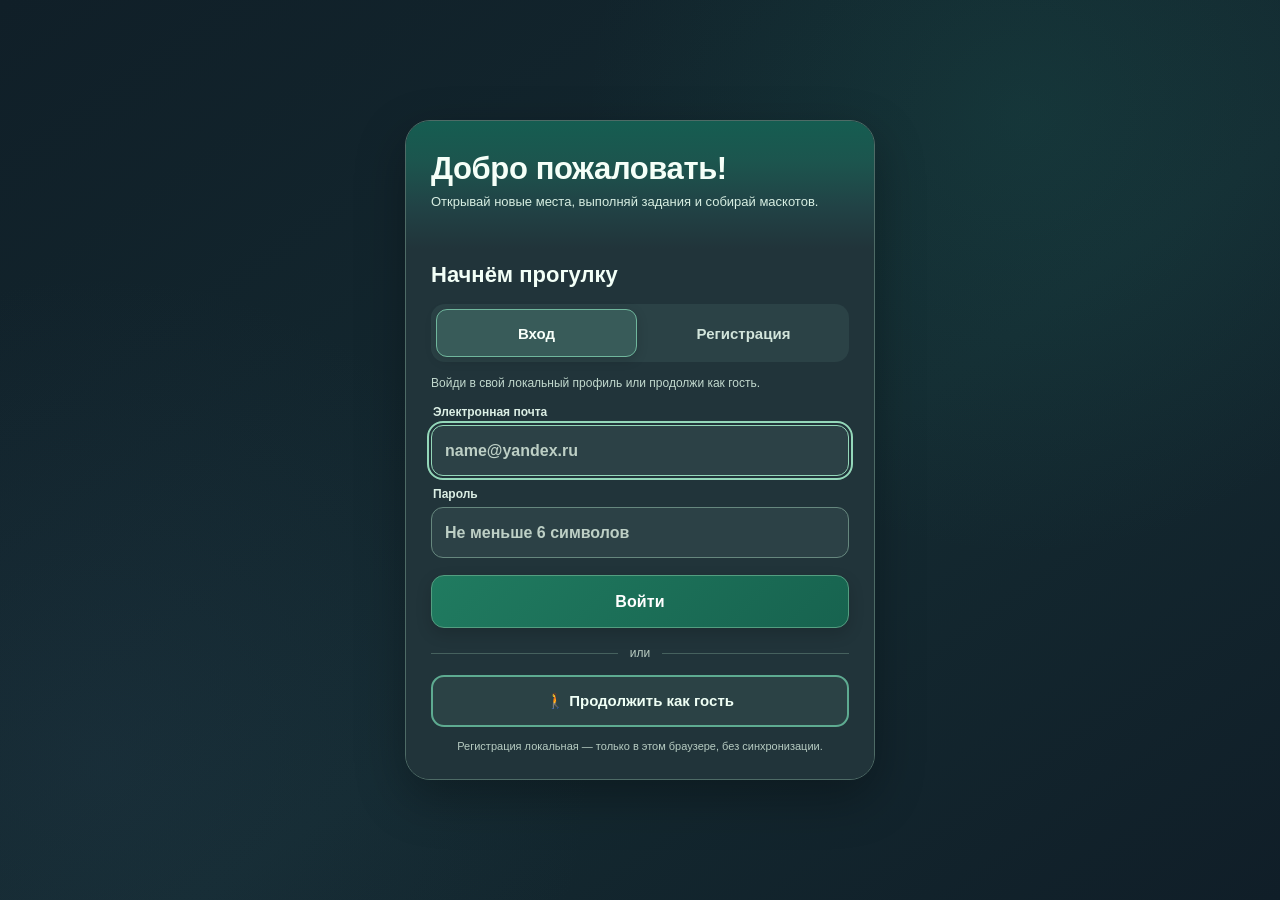
<file: index.html>
<!DOCTYPE html>
<!-- Random Route release: v10.7 — маршрут строится ПО туристическим местам (а не по случайным зданиям) -->

<html lang="ru">
<head>
<meta charset="utf-8"/>
<meta content="width=device-width,initial-scale=1,viewport-fit=cover" name="viewport"/>
<meta content="#20262e" name="theme-color"/>
<script>try{document.documentElement.setAttribute("data-rr-theme",localStorage.getItem("visual_theme_v1")==="light"?"light":"graphite")}catch(e){document.documentElement.setAttribute("data-rr-theme","graphite")}</script>
<meta content="index,follow" name="robots"/>
<meta content="strict-origin-when-cross-origin" name="referrer"/>
<meta content="default-src 'self' data: blob: https:; script-src 'self' 'unsafe-inline' https:; style-src 'self' 'unsafe-inline' https:; img-src 'self' data: blob: https:; connect-src 'self' https:; worker-src 'self' blob:; manifest-src 'self'; object-src 'none'; base-uri 'self'; form-action 'self'" http-equiv="Content-Security-Policy"/>
<link href="manifest.webmanifest" rel="manifest"/>
<link rel="icon" href="icons/favicon.svg?v=4" type="image/svg+xml" sizes="any"/>
<link rel="shortcut icon" href="icons/favicon.svg?v=4" type="image/svg+xml"/>
<meta name="description" content="Случайный маршрут — каждый день новый путь по Якутску. Ежедневные пешеходные маршруты, квесты и RouteCoin."/>
<title>Случайный маршрут — Якутск</title>
<!-- v10.5: безопасные туристические фототочки; административные/силовые/чувствительные объекты исключены -->
<!-- v9.6.5: strict local tester authentication; generic local registration disabled -->
<style>
:root{
  --bg:#f3f6f4;--card:#fff;--ink:#10231c;--muted:#718078;--green:#0c5a42;--green2:#167457;
  --pale:#e7f2ed;--line:#dce6e0;--orange:#ff681d;--amber:#f5a800;--red:#cf4f4f;--shadow:0 16px 34px rgba(28,55,43,.10);
}
*{box-sizing:border-box;-webkit-tap-highlight-color:transparent}
html,body{margin:0;height:100%;background:#dde6e1;color:var(--ink);font-family:-apple-system,BlinkMacSystemFont,"Segoe UI",Roboto,Arial,sans-serif}
body{display:flex;justify-content:center}.app{width:100%;max-width:470px;height:100dvh;background:var(--bg);position:relative;overflow:hidden;box-shadow:0 0 60px rgba(0,0,0,.18)}
button,input{font:inherit}.topbar{min-height:74px;padding:max(12px,env(safe-area-inset-top)) 12px 9px;display:flex;align-items:center;justify-content:space-between;gap:9px;background:rgba(255,255,255,.97);border-bottom:1px solid #e5ebe7;position:relative;z-index:5}.topbar-main{min-width:0;flex:1}.brand{font-size:19px;font-weight:950;letter-spacing:-.55px;white-space:nowrap}.subtitle{font-size:9px;color:var(--muted);margin-top:2px;white-space:nowrap;overflow:hidden;text-overflow:ellipsis;max-width:220px}.stats-top{display:flex;align-items:stretch;gap:6px;flex:0 0 auto}.streak-top-card{min-width:96px;background:linear-gradient(145deg,#fff3e9,#ffe5d4);border:1px solid #ffc8a5;border-radius:16px;padding:6px 8px;box-shadow:0 4px 12px rgba(185,83,24,.07)}.streak-top-label{display:block;font-size:7px;line-height:1;color:#a4582d;font-weight:950;letter-spacing:.08em;margin-bottom:4px}.streak-top-value{display:flex;align-items:baseline;gap:4px;white-space:nowrap}.streak-top-value b{font-size:11px;color:#7d3d1d}.streak-top-value em{font-size:10px;color:#bf5a23;font-style:normal;font-weight:950}.coin-top-card{min-width:58px;display:flex;flex-direction:column;justify-content:center;align-items:center;background:#fff6d8;border:1px solid #efd987;border-radius:16px;padding:6px 8px;font-weight:950}.coin-top-card small{font-size:7px;color:#8c741f;font-weight:900}.coin-top-card b{font-size:11px;margin-top:2px}.pill{display:flex;align-items:center;gap:5px;background:#fff4cd;border:1px solid #f0db8c;padding:7px 9px;border-radius:999px;font-size:11px;font-weight:850}.pill.streak{background:#fff0e7;border-color:#ffd0b6;color:#97451d}
.content{height:calc(100dvh - 82px);overflow-y:auto;padding:14px 14px calc(90px + env(safe-area-inset-bottom));scrollbar-width:none}.content::-webkit-scrollbar{display:none}.screen{display:none}.screen.active{display:block}
.hero{background:linear-gradient(145deg,#0e5942,#123e31);color:#fff;border-radius:27px;padding:19px;box-shadow:var(--shadow);margin-bottom:13px;position:relative;overflow:hidden}.hero:after{content:"";position:absolute;width:160px;height:160px;border:26px solid rgba(255,255,255,.05);border-radius:50%;right:-56px;top:-70px}.hero small{color:#bfe0d2;text-transform:uppercase;letter-spacing:.12em;font-weight:800}.hero h1{font-size:27px;line-height:1.08;margin:6px 0 8px;letter-spacing:-.8px}.hero p{font-size:12px;line-height:1.45;color:#e5f2ed;margin:0;max-width:320px}
.card{background:#fff;border:1px solid #e5ebe8;border-radius:23px;padding:15px;box-shadow:0 8px 24px rgba(27,52,42,.06);margin-bottom:11px}.title{font-size:15px;font-weight:850;margin-bottom:3px}.sub{font-size:10px;color:var(--muted);margin-bottom:11px}.distance-wrap{display:flex;align-items:center;gap:10px}.distance{flex:1;border:1px solid #ccd9d1;background:#f8faf9;border-radius:16px;padding:13px 14px;font-size:20px;font-weight:900;outline:none}.unit{font-size:13px;font-weight:850;color:#53645b}.hint{font-size:9px;color:#8b9690;margin-top:7px}
.grid3{display:grid;grid-template-columns:repeat(3,1fr);gap:7px}.choice{border:1px solid #e1e8e4;background:#f7faf8;border-radius:16px;padding:11px 5px;font-size:11px;font-weight:850;text-align:center}.choice span{display:block;font-size:19px;margin-bottom:4px}.choice.active{border-color:#6fa58f;background:#e8f3ee;color:#0c5a42;box-shadow:inset 0 0 0 1px #6fa58f}.row{display:flex;align-items:center;justify-content:space-between;gap:12px}.toggle{width:48px;height:28px;border:0;border-radius:999px;background:#ccd5d0;padding:3px}.toggle:before{content:"";display:block;width:22px;height:22px;background:#fff;border-radius:50%;box-shadow:0 3px 7px rgba(0,0,0,.13);transition:.18s}.toggle.on{background:var(--green)}.toggle.on:before{transform:translateX(20px)}.primary{border:0;width:100%;border-radius:18px;padding:15px 14px;color:#fff;background:linear-gradient(135deg,#0c5a42,#154536);font-size:13px;font-weight:900;box-shadow:0 10px 22px rgba(12,90,66,.20)}.primary.orange{background:linear-gradient(135deg,#ff7b29,#ef5710);box-shadow:0 10px 22px rgba(240,88,14,.22)}.primary:disabled{opacity:.45;box-shadow:none}.secondary{border:1px solid #d5dfd9;background:#fff;color:#234438;width:100%;border-radius:17px;padding:13px;font-size:12px;font-weight:850}.danger-lite{border:1px solid #efd4d4;background:#fff8f8;color:#a14343;width:100%;border-radius:17px;padding:12px;font-size:11px;font-weight:850}
.map{height:292px;border-radius:25px;overflow:hidden;position:relative;background:#e8eeea;border:1px solid #d9e3dd;box-shadow:var(--shadow);margin-bottom:12px}.map:before{content:"";position:absolute;inset:0;background-image:linear-gradient(28deg,transparent 47%,rgba(255,255,255,.88) 48%,rgba(255,255,255,.88) 51%,transparent 52%),linear-gradient(112deg,transparent 47%,rgba(255,255,255,.75) 48%,rgba(255,255,255,.75) 51%,transparent 52%);background-size:106px 78px,132px 92px;opacity:.9}.park{position:absolute;background:#c8ddcb;border-radius:45%;opacity:.88}.pa{width:130px;height:88px;left:-15px;top:20px}.pb{width:145px;height:102px;right:-24px;bottom:18px}.pc{width:92px;height:64px;left:170px;bottom:5px}.map svg{position:absolute;inset:0;width:100%;height:100%}.map-label{position:absolute;left:13px;top:13px;background:rgba(255,255,255,.95);border-radius:14px;padding:8px 10px;font-size:10px;font-weight:850;box-shadow:0 6px 16px rgba(25,50,40,.12)}.gps-state{position:absolute;right:12px;top:12px;background:rgba(255,255,255,.96);border-radius:999px;padding:7px 9px;font-size:9px;font-weight:850;box-shadow:0 6px 16px rgba(25,50,40,.12)}.pin{position:absolute;width:38px;height:38px;border-radius:50%;display:grid;place-items:center;background:#fff;box-shadow:0 8px 20px rgba(20,50,38,.2);border:3px solid #fff;font-size:16px}.start{left:30px;bottom:35px;background:var(--green);color:#fff}.point{right:48px;top:70px;background:var(--orange);color:#fff}.lock{position:absolute;right:14px;bottom:76px;background:#153f32;color:white;border-radius:15px;padding:9px 11px;font-size:9px;font-weight:850;box-shadow:0 8px 20px rgba(0,0,0,.15)}
.route-summary{display:grid;grid-template-columns:repeat(3,1fr);gap:7px;margin-bottom:11px}.summary{background:#fff;border:1px solid #e5ebe8;border-radius:16px;padding:10px;text-align:center}.summary b{font-size:14px}.summary span{font-size:8px;color:var(--muted);display:block;margin-top:2px}.checkpoint{background:linear-gradient(145deg,#123f31,#0a5d43);color:#fff;border-radius:25px;padding:16px;margin-bottom:12px;box-shadow:var(--shadow)}.checkpoint .eyebrow{font-size:9px;color:#bfe0d2;text-transform:uppercase;letter-spacing:.1em;font-weight:850}.checkpoint h3{margin:6px 0 8px;font-size:19px}.checkpoint p{font-size:11px;color:#e0efe9;line-height:1.45;margin:0 0 12px}.checkrow{display:flex;justify-content:space-between;gap:8px;margin-bottom:10px}.check{flex:1;background:rgba(255,255,255,.1);border-radius:14px;padding:9px;font-size:9px}.check b{display:block;font-size:11px;margin-top:2px}.check.ok{background:rgba(99,214,162,.18)}.photo-preview{width:100%;aspect-ratio:16/10;border-radius:17px;background:#e8efeb;display:none;object-fit:cover;margin:10px 0}.photo-preview.show{display:block}.camera-input{display:none}.message{border-radius:17px;padding:12px;font-size:10px;line-height:1.4;margin-bottom:10px}.message.success{background:#e9f7ef;border:1px solid #b9dfc9;color:#225d3f}.message.warn{background:#fff7e5;border:1px solid #f1d28c;color:#775b19}.message.error{background:#fff0f0;border:1px solid #efc7c7;color:#913d3d}.hidden{display:none!important}
.rank-row,.reward-row{background:#fff;border:1px solid #e5ebe8;border-radius:18px;padding:12px;margin-bottom:8px;display:flex;align-items:center;gap:10px}.rank-place{width:34px;height:34px;border-radius:50%;background:#edf2ef;display:grid;place-items:center;font-size:11px;font-weight:900}.rank-main,.reward-main{flex:1}.rank-main b,.reward-main b{font-size:11px}.rank-main span,.reward-main span{display:block;font-size:9px;color:var(--muted);margin-top:2px}.price{font-size:10px;font-weight:900;color:#745900}.profile-grid{display:grid;grid-template-columns:1fr 1fr;gap:8px}.pstat{background:#fff;border:1px solid #e5ebe8;border-radius:18px;padding:13px}.pstat b{display:block;font-size:20px;margin-top:4px}.pstat span{font-size:9px;color:var(--muted)}.streak-card{background:linear-gradient(145deg,#fff5ed 0%,#ffe4d1 100%);border:1px solid #ffc69f;border-radius:25px;padding:16px;margin-bottom:11px;box-shadow:0 10px 28px rgba(196,92,30,.10);overflow:hidden;position:relative}.streak-card:after{content:"";position:absolute;width:110px;height:110px;border-radius:50%;background:rgba(255,125,48,.08);right:-34px;top:-40px}.streak-head{display:flex;align-items:flex-start;justify-content:space-between;gap:12px;position:relative;z-index:1}.streak-kicker{font-size:8px;font-weight:950;letter-spacing:.1em;color:#a95c31}.streak-main{font-size:26px;font-weight:950;letter-spacing:-.7px;margin-top:3px;color:#733814}.streak-main small{font-size:12px;font-weight:900;color:#a55a31}.streak-coef-badge{flex:0 0 auto;background:#fff;border:1px solid #ffc69f;border-radius:16px;padding:7px 9px;text-align:center;box-shadow:0 5px 13px rgba(153,70,25,.08)}.streak-coef-badge span{font-size:7px;color:#9c623f;display:block;font-weight:900}.streak-coef-badge b{display:block;font-size:18px;color:#d65f20;margin-top:1px}.streak-progress{margin-top:12px;position:relative;z-index:1}.streak-progress-row{display:flex;justify-content:space-between;font-size:8px;font-weight:850;color:#8d5738;margin-bottom:5px}.streak-progress-track{height:8px;background:rgba(255,255,255,.72);border:1px solid rgba(229,123,65,.18);border-radius:999px;overflow:hidden}.streak-progress-fill{height:100%;width:0;background:linear-gradient(90deg,#ff914c,#ed641d);border-radius:999px;transition:width .25s ease}.streak-days{display:grid;grid-template-columns:repeat(7,1fr);gap:5px;margin-top:12px;position:relative;z-index:1}.day{min-height:45px;border-radius:12px;background:rgba(255,255,255,.78);display:flex;flex-direction:column;align-items:center;justify-content:center;gap:2px;font-size:8px;font-weight:850;color:#8b674f;border:1px solid rgba(255,255,255,.8)}.day .day-date{font-size:10px;font-weight:950;color:#7d4b2f}.day.ok{background:linear-gradient(145deg,#ff9858,#ef6a24);color:#fff;border-color:#f0803f;box-shadow:0 4px 10px rgba(221,95,25,.14)}.day.ok .day-date{color:#fff}.day.today{outline:2px solid rgba(214,95,32,.28);outline-offset:1px}.nav{position:absolute;left:0;right:0;bottom:0;padding:8px 7px calc(8px + env(safe-area-inset-bottom));background:rgba(255,255,255,.96);border-top:1px solid #dfe7e2;display:grid;grid-template-columns:repeat(5,1fr);backdrop-filter:blur(15px);z-index:10}.nav button{border:0;background:transparent;color:#89958f;padding:5px 2px;font-size:9px;font-weight:800}.nav i{font-style:normal;display:block;font-size:18px;margin-bottom:2px}.nav button.active{color:var(--green)}.toast{position:fixed;left:50%;bottom:92px;transform:translate(-50%,16px);background:#10231c;color:#fff;padding:10px 13px;border-radius:999px;font-size:10px;font-weight:850;opacity:0;transition:.2s;pointer-events:none;z-index:20;white-space:nowrap}.toast.show{opacity:1;transform:translate(-50%,0)}

.store-tabs{display:grid;grid-template-columns:1fr 1fr;gap:7px;background:#e8efeb;border-radius:16px;padding:4px;margin-bottom:12px}.store-tab{border:0;background:transparent;border-radius:12px;padding:10px 8px;font-size:11px;font-weight:900;color:#6e7b74}.store-tab.active{background:#fff;color:var(--green);box-shadow:0 4px 12px rgba(31,62,48,.08)}
.store-panel{display:none}.store-panel.active{display:block}.pack-grid{display:grid;grid-template-columns:1fr 1fr;gap:9px}.coin-pack{background:#fff;border:1px solid #e4ebe7;border-radius:21px;padding:14px;box-shadow:0 7px 20px rgba(27,52,42,.05);position:relative;overflow:hidden}.coin-pack.best{border-color:#e8bd54;background:linear-gradient(155deg,#fffdf6,#fff7da)}.coin-pack .badge{position:absolute;right:8px;top:8px;background:#173f32;color:#fff;border-radius:999px;padding:4px 7px;font-size:7px;font-weight:900;text-transform:uppercase}.coin-pack .coin-icon{font-size:27px}.coin-pack h3{font-size:18px;margin:7px 0 2px}.coin-pack p{font-size:9px;color:var(--muted);margin:0 0 11px}.buy-btn{width:100%;border:0;border-radius:13px;padding:10px 8px;background:#173f32;color:#fff;font-size:10px;font-weight:900}.coin-pack.best .buy-btn{background:#d99a00}.store-note{font-size:9px;line-height:1.45;color:#7c8982;background:#f8faf9;border:1px solid #e3ebe6;border-radius:15px;padding:10px;margin:11px 0}.feature-card{background:#fff;border:1px solid #e4ebe7;border-radius:22px;padding:15px;margin-bottom:9px;box-shadow:0 7px 20px rgba(27,52,42,.05)}.feature-head{display:flex;align-items:flex-start;gap:11px}.feature-icon{width:43px;height:43px;flex:0 0 43px;border-radius:15px;background:#e9f3ee;display:grid;place-items:center;font-size:21px}.feature-main{flex:1}.feature-main h3{font-size:13px;margin:1px 0 3px}.feature-main p{font-size:9px;line-height:1.4;color:var(--muted);margin:0}.feature-price{font-size:11px;font-weight:950;color:#173f32;white-space:nowrap}.feature-list{margin:10px 0 11px;padding:0;list-style:none}.feature-list li{font-size:9px;margin:6px 0;color:#41554b}.feature-list li:before{content:'✓';font-weight:950;color:#16825d;margin-right:7px}.feature-action{width:100%;border:1px solid #cfe0d7;background:#eef7f2;color:#14553e;border-radius:14px;padding:11px;font-size:10px;font-weight:900}.feature-action.paid{background:#173f32;color:#fff;border-color:#173f32}.feature-action.active{background:#e6f5ec;color:#21724f;border-color:#b9ddc8}.premium-chip{display:inline-flex;align-items:center;gap:5px;background:#edf8f2;border:1px solid #c9e7d7;color:#176343;border-radius:999px;padding:5px 8px;font-size:8px;font-weight:900;margin-top:6px}.modal-backdrop{position:fixed;inset:0;background:rgba(9,24,18,.54);display:none;align-items:flex-end;justify-content:center;z-index:50}.modal-backdrop.show{display:flex}.purchase-modal{width:min(470px,100%);background:#fff;border-radius:27px 27px 0 0;padding:18px 16px calc(20px + env(safe-area-inset-bottom));box-shadow:0 -15px 50px rgba(0,0,0,.2)}.purchase-modal .grab{width:44px;height:4px;background:#d8dfdb;border-radius:999px;margin:0 auto 15px}.purchase-modal h2{font-size:20px;margin:0 0 5px}.purchase-modal p{font-size:10px;line-height:1.5;color:var(--muted);margin:0 0 13px}.purchase-total{display:flex;justify-content:space-between;background:#f6f9f7;border:1px solid #e2e9e5;border-radius:16px;padding:12px;margin-bottom:11px;font-size:12px}.purchase-actions{display:grid;grid-template-columns:1fr 1.4fr;gap:8px}.purchase-actions button{border-radius:15px;padding:12px;border:0;font-size:10px;font-weight:900}.purchase-cancel{background:#edf2ef;color:#53645b}.purchase-confirm{background:#173f32;color:#fff}.paid-balance{display:flex;align-items:center;justify-content:space-between;background:rgba(255,255,255,.1);border:1px solid rgba(255,255,255,.15);border-radius:15px;padding:10px 12px;margin-top:12px;max-width:230px}.paid-balance span{font-size:9px;color:#cfe7dd}.paid-balance b{font-size:14px}.store-section-title{font-size:13px;font-weight:950;margin:3px 0 8px}.small-rule{font-size:8px;color:#839089;line-height:1.45;margin-top:8px}

.gold-section{margin-top:14px}.gold-card{background:linear-gradient(145deg,#fffdf5,#fff5c9);border:1px solid #e8c45d;border-radius:22px;padding:14px;margin-bottom:9px;box-shadow:0 7px 20px rgba(104,76,9,.08)}.gold-head{display:flex;align-items:center;gap:10px}.gold-icon{width:43px;height:43px;border-radius:15px;background:linear-gradient(145deg,#f7cf55,#d99a00);display:grid;place-items:center;font-size:21px;box-shadow:inset 0 1px 0 rgba(255,255,255,.55)}.gold-main{flex:1}.gold-main b{font-size:12px}.gold-main span{display:block;font-size:9px;color:#77652e;margin-top:3px}.gold-price{font-size:11px;font-weight:950;color:#7f5c00;white-space:nowrap}.gold-buy{width:100%;border:0;border-radius:14px;padding:11px;margin-top:10px;background:linear-gradient(135deg,#e8b32f,#c98b00);color:#fff;font-size:10px;font-weight:950}.gold-buy:disabled{background:#e9e2cc;color:#9a8b61}.badge-showcase{background:#fff;border:1px solid #e5ebe8;border-radius:23px;padding:14px;margin-top:11px}.badge-showcase h3{font-size:13px;margin:0 0 4px}.badge-showcase p{font-size:9px;color:var(--muted);line-height:1.4;margin:0 0 11px}.slots{display:grid;grid-template-columns:repeat(2,1fr);gap:8px}.slot{min-height:104px;border-radius:18px;border:1px dashed #c9d4ce;background:#f8faf9;padding:10px;display:flex;flex-direction:column;justify-content:space-between}.slot.gold{border-style:solid;border-color:#e3bc45;background:linear-gradient(145deg,#fffef8,#fff5c9)}.slot.locked{filter:saturate(.55);opacity:.72}.slot .slot-title{font-size:9px;font-weight:950;color:#66551f}.slot .slot-badge{font-size:22px;margin:6px 0 2px}.slot .slot-name{font-size:10px;font-weight:900}.slot .slot-perk{font-size:8px;color:#6d756f;line-height:1.35;margin-top:3px}.slot button{border:0;border-radius:10px;padding:7px;background:#173f32;color:#fff;font-size:8px;font-weight:900;margin-top:7px}.slot.gold button{background:#bd8600}.badge-list{display:grid;grid-template-columns:1fr;gap:7px;margin-top:10px}.badge-item{display:flex;align-items:center;gap:9px;background:#f8faf9;border:1px solid #e3ebe6;border-radius:15px;padding:9px}.badge-item .ico{font-size:22px}.badge-item .bm{flex:1}.badge-item b{font-size:10px}.badge-item span{display:block;font-size:8px;color:var(--muted);margin-top:2px}.badge-item button{border:1px solid #d2dfd8;background:#fff;border-radius:10px;padding:7px 8px;font-size:8px;font-weight:900;color:#174d3a}.level-chip{display:inline-flex;background:#edf4f0;border:1px solid #d6e3dc;border-radius:999px;padding:5px 8px;font-size:8px;font-weight:900;color:#245a47;margin-top:7px}


#realMap{position:absolute;inset:0;z-index:1}.map .map-label,.map .gps-state,.map .lock{z-index:800}.city-chip{display:inline-flex;align-items:center;gap:6px;padding:7px 10px;background:#e8f3ee;border:1px solid #c9dfd4;border-radius:999px;font-size:10px;font-weight:900;color:#0c5a42;margin-bottom:9px}.location-status{font-size:10px;color:var(--muted);line-height:1.4;margin-top:8px}.location-status.ok{color:#215f43}.location-status.warn{color:#8b5e12}.location-actions{display:grid;grid-template-columns:1fr 1fr;gap:8px}.history-card{background:#fff;border:1px solid #dfe9e3;border-radius:20px;padding:13px;margin:10px 0;color:#173b2f}.history-card h4{margin:0 0 6px;font-size:14px}.history-card p{margin:0;font-size:10px;line-height:1.5;color:#5f7068}.history-source{font-size:8px;color:#8a9690;margin-top:6px}.quest{background:#f6faf8;border:1px solid #dce8e1;border-radius:17px;padding:11px;margin-top:10px}.quest b{font-size:11px}.quest-options{display:grid;gap:6px;margin-top:8px}.quest-option{border:1px solid #d8e3dd;background:white;color:#173b2f;border-radius:13px;padding:9px;text-align:left;font-size:10px;font-weight:800}.quest-option.correct{background:#e9f7ef;border-color:#9bd0b2;color:#195a3b}.quest-option.wrong{background:#fff0f0;border-color:#efbdbd;color:#913d3d}.discoveries{margin-top:12px}.discovery-item{display:flex;align-items:center;gap:10px;background:#fff;border:1px solid #e5ebe8;border-radius:16px;padding:10px;margin-bottom:7px}.discovery-item .di{font-size:23px}.discovery-item b{font-size:10px;display:block}.discovery-item span{font-size:8px;color:var(--muted)}.route-live-note{font-size:8px;color:#7b8982;margin:8px 2px 0;line-height:1.4}.map-credit{display:none!important}.map-credit a{color:inherit;text-decoration:none}


/* v5: mobile + live map optimization */
.app{max-width:520px}
button,.choice,.toggle,.feature-action,.buy-btn,.gold-buy,.quest-option{touch-action:manipulation}
button{min-height:44px}
#homeMap{height:245px;border-radius:20px;overflow:hidden;border:1px solid #d9e3dd;background:#e8eeea;margin:10px 0 9px;position:relative}
.map{height:clamp(330px,46vh,470px);min-height:330px}
.map-follow{position:absolute;right:12px;bottom:132px;z-index:850;width:44px;height:44px;min-height:44px;border:0;border-radius:50%;background:#fff;color:#0c5a42;font-size:20px;font-weight:900;box-shadow:0 8px 22px rgba(18,55,42,.24)}
.location-actions .secondary{min-height:44px}
.gps-auto{display:flex;align-items:center;gap:7px;color:#215f43;font-size:10px;font-weight:800;margin:7px 0 1px}
.gps-dot{width:8px;height:8px;border-radius:50%;background:#1f9d63;box-shadow:0 0 0 4px rgba(31,157,99,.12)}
.yandex-overlay{position:absolute;inset:0;z-index:50;background:#eef3f0}
.yandex-map-error{position:absolute;inset:0;z-index:60;display:grid;place-items:center;padding:24px;background:#f4f7f5;color:#173b2f;text-align:center;font-size:13px;line-height:1.5}
.yandex-map-error b{display:block;font-size:16px;margin-bottom:8px}
.route-line-shadow{filter:drop-shadow(0 2px 2px rgba(0,0,0,.16))}
@media(max-width:520px){
  body{background:var(--bg)}.app{max-width:none;box-shadow:none}.topbar{height:auto;min-height:80px;padding-left:10px;padding-right:10px}.brand{font-size:17px}.subtitle{max-width:180px;white-space:nowrap;overflow:hidden;text-overflow:ellipsis}.stats-top{gap:4px}.streak-top-card{min-width:88px;padding:6px 7px}.coin-top-card{min-width:52px;padding:6px}.pill{padding:6px 7px;font-size:10px}.content{height:calc(100dvh - 74px);padding:10px 10px calc(86px + env(safe-area-inset-bottom))}.hero{border-radius:22px;padding:16px}.hero h1{font-size:24px}.card{border-radius:20px;padding:13px}.map{border-radius:20px;margin-left:-2px;margin-right:-2px}.checkpoint{border-radius:21px;padding:14px}.nav{padding-left:3px;padding-right:3px}.nav button{min-height:52px;font-size:9px}.nav i{font-size:17px}.pack-grid{gap:7px}.coin-pack{padding:12px 8px}.profile-grid{gap:7px}
}

/* v9.3 route controls + service settings */
.route-control-grid{display:grid;grid-template-columns:1fr 1fr;gap:8px;margin-top:10px}
.route-control-grid button{min-height:46px}
.service-settings{margin-top:12px;background:#f8fbf9;border:1px solid #dce7e1;border-radius:18px;padding:0 12px}
.service-settings summary{cursor:pointer;list-style:none;padding:12px 0;font-size:11px;font-weight:900;color:#315247}
.service-settings summary::-webkit-details-marker{display:none}
.service-field{margin-bottom:10px}.service-field label{display:block;font-size:9px;color:var(--muted);font-weight:800;margin:0 0 5px}
.service-field input{width:100%;border:1px solid #ccd9d1;background:#fff;border-radius:13px;padding:11px 12px;font-size:11px;outline:none}
.service-row{display:grid;grid-template-columns:1fr 1fr;gap:7px;margin-bottom:11px}
.service-status{font-size:9px;line-height:1.45;color:#68776f;margin:8px 0 12px}
.yandex-overlay{position:absolute;inset:0;z-index:650;border-radius:inherit;overflow:hidden}
.provider-chip{display:inline-flex;align-items:center;gap:5px;font-size:8px;font-weight:900;padding:5px 8px;border-radius:999px;background:#fff4d8;color:#755b11;border:1px solid #efdc9a;margin-top:6px}
@media(max-width:380px){.route-control-grid,.service-row{grid-template-columns:1fr}}

@media(max-width:360px){.topbar{gap:5px;padding-left:8px;padding-right:8px}.brand{font-size:15px}.subtitle{max-width:125px;font-size:8px}.streak-top-card{min-width:82px;padding:5px 6px}.streak-top-value b{font-size:10px}.streak-top-value em{font-size:9px}.coin-top-card{min-width:48px;padding:5px}.coin-top-card b{font-size:10px}.hero h1{font-size:22px}.grid3{gap:5px}.choice{padding-left:3px;padding-right:3px}.route-summary{gap:5px}.summary{padding:8px 4px}}


.gps-quality{display:flex;align-items:center;gap:6px;margin-top:7px;font-size:9px;color:#63736b}.gps-quality b{color:#245342}.gps-quality.bad b{color:#9a5b20}
.checkpoint-address{display:flex;align-items:flex-start;gap:7px;background:rgba(255,255,255,.12);border:1px solid rgba(255,255,255,.14);border-radius:14px;padding:9px 10px;margin:-1px 0 11px;font-size:10px;line-height:1.35;color:#eef8f3}.checkpoint-address b{display:block;font-size:8px;letter-spacing:.05em;text-transform:uppercase;color:#bfe0d2;margin-bottom:2px}.checkpoint-address span{font-weight:800}.dev-mode-note{display:none;background:#fff4d6;border:1px solid #ead08a;color:#74550b;border-radius:14px;padding:9px 10px;font-size:9px;line-height:1.4;margin:8px 0}.dev-mode .dev-mode-note{display:block}.dev-mode [data-buy-type]{opacity:.48;filter:saturate(.4)}
.streak-next{margin-top:8px;background:rgba(255,255,255,.62);border:1px solid rgba(255,138,66,.25);border-radius:13px;padding:9px 10px;font-size:10px;font-weight:800;color:#7e4b2a}


.nav button{min-width:0}.nav i{font-size:20px;line-height:1.1}.nav button.active i{transform:translateY(-1px)}

/* v9.5: запретные зоны + изменение дистанции активного маршрута */
.avoid-card{border-color:#f0d5d5;background:linear-gradient(145deg,#fff,#fff8f8)}
.avoid-head{display:flex;align-items:flex-start;justify-content:space-between;gap:10px}.avoid-head .title{margin-bottom:2px}.avoid-badge{flex:0 0 auto;background:#fff0f0;border:1px solid #efc9c9;color:#a34848;border-radius:999px;padding:5px 8px;font-size:8px;font-weight:950}
.avoid-controls{display:grid;grid-template-columns:1fr 1fr;gap:7px;margin-top:9px}.avoid-controls select{width:100%;min-height:44px;border:1px solid #d8dfdb;background:#fff;border-radius:14px;padding:9px 10px;font-size:10px;font-weight:850;color:#385148;outline:none}
.avoid-map-btn{border:1px solid #efc4c4;background:#fff5f5;color:#9b3e3e;border-radius:14px;padding:10px;font-size:10px;font-weight:900;min-height:44px}.avoid-map-btn.active{background:#a64545;color:#fff;border-color:#a64545}
.avoid-zone-list{display:flex;flex-wrap:wrap;gap:6px;margin-top:9px}.avoid-zone-chip{display:inline-flex;align-items:center;gap:5px;background:#fff0f0;border:1px solid #efd0d0;border-radius:999px;padding:5px 8px;font-size:8px;font-weight:850;color:#8a4949}.avoid-zone-chip button{border:0;background:transparent;color:#9b3e3e;padding:0;min-height:auto;font-size:11px;font-weight:950}
.avoid-note{font-size:8px;line-height:1.4;color:#8a6666;margin-top:8px}.route-edit-card{padding:13px}.route-edit-row{display:grid;grid-template-columns:1fr auto;gap:8px;align-items:center}.route-edit-row .distance{min-width:0;font-size:17px;padding:11px 12px}.route-edit-row .secondary{width:auto;white-space:nowrap;padding:11px 12px}.route-avoid-inline{margin:0 0 11px}.route-avoid-inline .avoid-controls{grid-template-columns:1fr 1fr}.route-avoid-inline .sub{margin-bottom:5px}.route-exit-wrap{margin-top:10px;padding-top:11px;border-top:1px solid rgba(255,255,255,.14)}.route-exit-btn{width:100%;border:1px solid rgba(255,255,255,.34);background:rgba(255,255,255,.09);color:#fff;border-radius:16px;padding:12px;font-size:11px;font-weight:900}.route-exit-note{font-size:8px;line-height:1.4;color:#c9ddd5;text-align:center;margin-top:7px}.exit-route-sheet .exit-icon{width:52px;height:52px;border-radius:18px;background:#fff0f0;display:grid;place-items:center;font-size:25px;margin-bottom:12px}.exit-route-sheet h2{color:#7e2d2d}.exit-route-sheet .exit-warning{background:#fff4f4;border:1px solid #efcaca;color:#873b3b;border-radius:16px;padding:11px;font-size:10px;line-height:1.45;margin-bottom:12px}.exit-confirm{background:#b53e3e!important;color:#fff!important}
@media(max-width:380px){.avoid-controls,.route-avoid-inline .avoid-controls,.route-edit-row{grid-template-columns:1fr}.route-edit-row .secondary{width:100%}}


/* v9.6 — профиль, авторизация и подробные карточки */
.info-card{position:relative;cursor:pointer;transition:transform .16s ease,box-shadow .16s ease}.info-card:active{transform:scale(.99)}
.info-card .title:after{content:'  ⓘ';font-size:10px;color:#4c7a68;font-weight:900}.info-card .sub{max-width:94%}
.info-modal{width:min(470px,100%);background:#fff;border-radius:28px 28px 0 0;padding:18px 17px calc(22px + env(safe-area-inset-bottom));box-shadow:0 -18px 55px rgba(0,0,0,.24)}
.info-modal .grab,.auth-sheet .grab{width:44px;height:4px;background:#d8dfdb;border-radius:999px;margin:0 auto 15px}
.info-modal .info-icon{width:46px;height:46px;border-radius:16px;background:#e9f4ef;display:grid;place-items:center;font-size:23px;margin-bottom:12px}
.info-modal h2{font-size:22px;line-height:1.15;margin:0 0 9px;letter-spacing:-.4px}.info-modal p{font-size:15px;line-height:1.55;color:#42564c;margin:0 0 16px}.info-modal .primary{margin-top:3px}
.auth-backdrop{position:fixed;inset:0;background:rgba(7,20,15,.62);display:none;align-items:flex-end;justify-content:center;z-index:70}.auth-backdrop.show{display:flex}
.auth-sheet{width:min(470px,100%);max-height:92dvh;overflow:auto;background:#fff;border-radius:30px 30px 0 0;padding:17px 16px calc(20px + env(safe-area-inset-bottom));box-shadow:0 -20px 60px rgba(0,0,0,.28)}
.auth-brand{display:flex;align-items:center;gap:11px;margin-bottom:14px}.auth-logo{width:48px;height:48px;border-radius:17px;background:linear-gradient(145deg,#0c5a42,#163e31);color:#fff;display:grid;place-items:center;font-size:23px;box-shadow:0 8px 18px rgba(12,90,66,.18)}
.auth-brand h2{font-size:21px;margin:0 0 3px;letter-spacing:-.4px}.auth-brand p{font-size:10px;line-height:1.4;color:var(--muted);margin:0}
.auth-tabs{display:grid;grid-template-columns:1fr;background:#f0f4f2;border-radius:14px;padding:3px;margin-bottom:13px}.auth-tab{border:0;background:transparent;border-radius:11px;padding:10px;font-size:11px;font-weight:900;color:#78867f}.auth-tab.active{background:#fff;color:var(--green);box-shadow:0 4px 10px rgba(25,50,40,.07)}
.auth-field{margin-bottom:10px}.auth-field label{display:block;font-size:9px;font-weight:900;color:#53645b;margin:0 0 5px 3px}.auth-input{width:100%;border:1px solid #d7e1db;background:#f8faf9;border-radius:15px;padding:13px 14px;font-size:14px;font-weight:700;color:var(--ink);outline:none}.auth-input:focus{border-color:#6ca38d;box-shadow:0 0 0 3px rgba(36,116,87,.08)}
.auth-note{font-size:9px;line-height:1.5;color:#76857d;background:#f5f8f6;border:1px solid #e2e9e5;border-radius:14px;padding:10px;margin:4px 0 12px}.auth-error{display:none;font-size:10px;line-height:1.4;color:#943f3f;background:#fff0f0;border:1px solid #efcaca;border-radius:13px;padding:9px 10px;margin-bottom:10px}.auth-error.show{display:block}
.profile-identity{display:flex;align-items:center;gap:12px;background:#fff;border:1px solid #e2e9e5;border-radius:22px;padding:14px;margin-bottom:11px;box-shadow:0 8px 24px rgba(27,52,42,.05)}.profile-avatar{width:54px;height:54px;flex:0 0 54px;border-radius:19px;background:linear-gradient(145deg,#e8f4ee,#d8ebe1);display:grid;place-items:center;font-size:22px;font-weight:950;color:#14533f}.profile-person{min-width:0;flex:1}.profile-person b{display:block;font-size:15px;white-space:nowrap;overflow:hidden;text-overflow:ellipsis}.profile-person span{display:block;font-size:10px;color:var(--muted);margin-top:3px;white-space:nowrap;overflow:hidden;text-overflow:ellipsis}.profile-logout{border:1px solid #e0e7e3;background:#f7faf8;color:#596961;border-radius:12px;padding:8px 9px;font-size:9px;font-weight:900}.tester-badge{display:inline-flex;align-items:center;gap:4px;margin-top:6px;padding:4px 7px;border-radius:999px;background:#fff3cf;border:1px solid #f0d78b;color:#7a5b00;font-size:8px;font-weight:950}.tester-login-btn{width:100%;margin-top:8px;border:1px solid #e6cf7e;background:linear-gradient(145deg,#fff8dd,#fff0b7);color:#735600;border-radius:15px;padding:12px;font-size:10px;font-weight:950}
@media(max-width:380px){.info-modal p{font-size:14px}.auth-sheet{padding-left:12px;padding-right:12px}}


/* v9.6.1 — отдельные информационные карточки на главной */
.quick-info-grid{display:grid;grid-template-columns:1fr 1fr;gap:9px;margin:0 0 11px}.quick-info-card{border:1px solid #e1e9e4;background:#fff;border-radius:20px;padding:13px;min-height:112px;box-shadow:0 7px 20px rgba(27,52,42,.05);cursor:pointer;display:flex;flex-direction:column;justify-content:space-between;transition:transform .15s ease,box-shadow .15s ease}.quick-info-card:active{transform:scale(.985)}.quick-info-icon{width:38px;height:38px;border-radius:13px;background:#eaf4ef;display:grid;place-items:center;font-size:20px;margin-bottom:10px}.quick-info-card b{font-size:12px;line-height:1.2;display:block;margin-bottom:4px}.quick-info-card p{font-size:9px;line-height:1.4;color:var(--muted);margin:0}.quick-info-more{font-size:8px;font-weight:900;color:#246b52;margin-top:9px}.quick-info-card:nth-child(2) .quick-info-icon{background:#fff2e9}.quick-info-card:nth-child(3) .quick-info-icon{background:#fff7df}.quick-info-card:nth-child(4) .quick-info-icon{background:#eef0ff}@media(max-width:350px){.quick-info-grid{grid-template-columns:1fr}.quick-info-card{min-height:96px}}

.badge-progress{height:6px;background:#e9efec;border-radius:999px;overflow:hidden;margin-top:6px}.badge-progress>span{display:block;height:100%;background:#1a7657;border-radius:999px}.badge-item.locked{opacity:.58;filter:saturate(.5)}.badge-item .badge-actions{display:flex;gap:5px;flex-wrap:wrap;justify-content:flex-end}.badge-item .badge-actions button{white-space:nowrap}.profile-badges-mini{display:flex;gap:7px;margin:-2px 0 11px;overflow-x:auto;padding:2px 1px}.profile-badge-mini{display:flex;align-items:center;gap:6px;background:#fff;border:1px solid #e2e9e5;border-radius:14px;padding:8px 10px;min-width:max-content;font-size:9px;font-weight:900}.profile-badge-mini.empty{color:#87938d;background:#f7faf8}.slot.profile-slot{min-height:92px}.slot.profile-slot button{background:#eef5f1;color:#174d3a;border:1px solid #d3e3db}.local-auth-note{font-size:8px;color:#6d7b74;line-height:1.45;margin-top:6px}.quest-badge-hint{margin-top:7px;border:1px solid #d7e5dd;background:#eef7f2;color:#245a47;border-radius:12px;padding:8px 10px;font-size:9px;font-weight:850}.badge-earned{display:inline-flex;align-items:center;gap:4px;background:#eaf7ef;color:#1a6b49;border:1px solid #bee1cd;border-radius:999px;padding:3px 6px;font-size:7px;font-weight:950;margin-top:4px}

/* v9.7.1 — карточки значков и подробное описание */
.badge-item{cursor:pointer;padding:12px 11px;transition:transform .15s ease,box-shadow .15s ease,border-color .15s ease}.badge-item:active{transform:scale(.992)}.badge-item:hover{border-color:#cfe0d7;box-shadow:0 7px 18px rgba(27,52,42,.05)}.badge-item .ico{font-size:27px;flex:0 0 34px;text-align:center}.badge-item .bm b{font-size:12px;line-height:1.2}.badge-item .badge-summary{display:block;font-size:9.5px;line-height:1.4;color:#66766e;margin-top:4px;max-width:220px}.badge-item .badge-progress-label{display:block;font-size:8.5px;color:#87938d;margin-top:5px}.badge-item .badge-earned{font-size:8px;margin-top:5px}.badge-item .badge-actions button{font-size:9px;padding:8px 9px}.badge-detail-sheet{width:min(470px,100%);max-height:86dvh;overflow:auto;background:#fff;border-radius:30px 30px 0 0;padding:18px 17px calc(22px + env(safe-area-inset-bottom));box-shadow:0 -18px 55px rgba(0,0,0,.24)}.badge-detail-sheet .grab{width:44px;height:4px;background:#d8dfdb;border-radius:999px;margin:0 auto 16px}.badge-detail-head{display:flex;align-items:center;gap:13px;margin-bottom:14px}.badge-detail-icon{width:62px;height:62px;flex:0 0 62px;border-radius:20px;background:linear-gradient(145deg,#eef7f2,#dceee5);display:grid;place-items:center;font-size:34px}.badge-detail-head h2{font-size:23px;line-height:1.1;margin:0 0 5px;letter-spacing:-.45px}.badge-detail-status{display:inline-flex;align-items:center;border-radius:999px;padding:5px 8px;font-size:9px;font-weight:950;background:#f0f4f2;color:#617168}.badge-detail-status.earned{background:#e9f7ef;border:1px solid #bee1cd;color:#176846}.badge-detail-text{font-size:15px;line-height:1.55;color:#40544a;margin:0 0 13px}.badge-detail-block{background:#f7faf8;border:1px solid #e2eae5;border-radius:17px;padding:12px 13px;margin-bottom:9px}.badge-detail-block b{display:block;font-size:10px;color:#53655c;margin-bottom:5px;text-transform:uppercase;letter-spacing:.04em}.badge-detail-block span{display:block;font-size:13px;line-height:1.45;color:#243b31}.badge-detail-progress{height:8px;background:#e7eeea;border-radius:999px;overflow:hidden;margin-top:9px}.badge-detail-progress>span{height:100%;display:block;background:#1a7657;border-radius:999px}.badge-detail-close{width:100%;border:0;background:#173f32;color:#fff;border-radius:15px;padding:13px;font-size:11px;font-weight:950;margin-top:4px}.profile-badge-mini[data-badge-id]{cursor:pointer}.discovery-item[data-discovery-name]{cursor:pointer}
@media(max-width:380px){.badge-item{align-items:flex-start}.badge-item .badge-actions{width:100%;justify-content:flex-start;margin-top:4px}.badge-item .badge-summary{max-width:none}.badge-detail-text{font-size:14px}}

/* v9.8.5 — понятное фотозадание */
.photo-task-card{background:#fff;border:1px solid #dcebe4;border-radius:18px;padding:14px;margin-bottom:10px;color:#16352a;box-shadow:0 8px 24px rgba(18,63,48,.08)}
.photo-task-kicker{font-size:9px;font-weight:900;letter-spacing:.08em;text-transform:uppercase;color:#6c8b7f;margin-bottom:5px}
.photo-task-title{font-size:18px;line-height:1.22;font-weight:900;color:#123f31;margin-bottom:8px}
.photo-task-meta{display:flex;gap:7px;flex-wrap:wrap;margin-bottom:9px}.photo-task-chip{background:#eef7f3;border:1px solid #d7e9e1;border-radius:999px;padding:6px 9px;font-size:10px;font-weight:800;color:#285c4b}
.photo-task-address{display:flex;gap:7px;align-items:flex-start;background:#f7faf8;border-radius:12px;padding:9px 10px;margin:8px 0;font-size:11px;line-height:1.35}.photo-task-address b{display:block;font-size:9px;color:#688278;text-transform:uppercase;letter-spacing:.04em;margin-bottom:2px}.photo-task-address span{font-weight:800;color:#193e31}
.photo-task-steps{display:grid;gap:7px;margin-top:10px}.photo-task-step{display:flex;gap:9px;align-items:flex-start;font-size:12px;line-height:1.35;color:#284a3d}.photo-task-step i{font-style:normal;flex:0 0 22px;width:22px;height:22px;border-radius:50%;display:flex;align-items:center;justify-content:center;background:#0d6a4f;color:#fff;font-size:10px;font-weight:900}
.photo-task-note{margin-top:10px;background:#fff7df;border:1px solid #f1df9d;color:#725b12;border-radius:12px;padding:9px 10px;font-size:10px;line-height:1.4;font-weight:700}
.photo-task-reference{display:none;width:100%;max-height:170px;object-fit:cover;border-radius:14px;margin:10px 0 2px;border:1px solid #d8e5df}.photo-task-reference.show{display:block}.photo-task-refcap{display:none;font-size:9px;color:#789087;margin-top:4px}.photo-task-refcap.show{display:block}.photo-task-source{display:flex;align-items:center;gap:7px;margin:8px 0 2px;padding:8px 10px;border-radius:12px;background:#eef7f3;border:1px solid #d5e9df;color:#245a47;font-size:9.5px;line-height:1.35;font-weight:800}.photo-task-source.hidden{display:none!important}.photo-task-source a{color:#0c5a42;font-weight:950;text-decoration:none}
.photo-camera-btn{font-size:14px!important;font-weight:900!important;padding:13px 14px!important}
</style>
<script>
try {
  if (localStorage.getItem('rr_v8_reset_done') !== '1') {
    const keys = [];
    for (let i = 0; i < localStorage.length; i++) keys.push(localStorage.key(i));
    keys.filter(k => k && k.startsWith('rr_')).forEach(k => localStorage.removeItem(k));
    sessionStorage.clear();
    localStorage.setItem('rr_v8_reset_done','1');
  }
} catch(e) {}
</script><link rel="stylesheet" href="smart-safety.css?v=1.0" />

<link rel="stylesheet" href="street-audit.css?v=1.2"/>
<link rel="stylesheet" href="daily-quests.css?v=2.1"/>
<link rel="stylesheet" href="tap-targets.css?v=1.0"/>
<link rel="stylesheet" href="developer-diagnostics.css?v=1.0"/>
<link rel="stylesheet" href="weather-background.css?v=1.0"/>
<link rel="stylesheet" href="responsive-layout.css?v=1.0"/>
<link rel="stylesheet" href="interface-interactions.css?v=1.0"/>
<link rel="stylesheet" href="graphite-theme.css?v=1.1"/>
<link rel="stylesheet" href="simple-home.css?v=2.0"/>
<link rel="stylesheet" href="marshik-guide.css?v=1.0"/>
<link rel="stylesheet" href="marshik-ai.css?v=1.1"/>
<link rel="stylesheet" href="route-navigation.css?v=1.0"/>
<link rel="stylesheet" href="mobile-ux.css?v=1.1"/>
<link rel="stylesheet" href="map-viewport.css?v=1.1"/>
<link rel="stylesheet" href="mascot-collection.css?v=2.0"/>
<link rel="stylesheet" href="mascot-inventory.css?v=1.0"/>
<link rel="stylesheet" href="mascot-premium.css?v=1.0"/>
<link rel="stylesheet" href="mascot-chests.css?v=2.0"/>
<link rel="stylesheet" href="welcome-auth.css?v=1.3"/>
</head>
<body>
<div class="app" data-rr-screen="home">
<header class="topbar">
<div class="topbar-main"><div class="brand">Случайный маршрут</div><div class="subtitle">Каждый день — новый путь!</div></div>
<div class="stats-top">
<div aria-label="Текущий страйк" class="streak-top-card"><span class="streak-top-label">🔥 СТРАЙК</span><div class="streak-top-value"><b><span id="streakTop">0</span> дн.</b><em>×<span id="coefTop">1.0</span></em></div></div>
<div aria-label="Баланс RouteCoin" class="coin-top-card"><small>ROUTECOIN</small><b>🪙 <span id="coinsTop">0</span></b></div>
</div>
<button type="button" class="rr-settings-trigger" data-open-screen="settings" aria-label="Открыть настройки" title="Настройки">⚙️</button>
</header>
<main class="content">
<section class="screen active rr-welcome-screen" id="home" aria-label="Главная страница">
<section class="rr-home-weather" aria-label="Погода в Якутске">
 <div class="rr-home-weather-header"><div><span class="rr-weather-kicker">ПОГОДА СЕГОДНЯ</span><h2>Якутск</h2></div><button type="button" id="rrHomeWeatherRefresh" aria-label="Обновить погоду">↻ Обновить</button></div>
 <div class="rr-home-weather-value" id="rrHomeWeatherValue" role="status" aria-live="polite">Получаем прогноз…</div>
 <p class="rr-home-weather-detail" id="rrHomeWeatherDetail">Проверяем температуру и ветер</p>
 <p class="rr-home-weather-advice" id="rrHomeWeatherAdvice">Учитывайте погоду перед прогулкой.</p>
</section>
<div class="hero rr-welcome-hero"><small>Откройте город пешком</small><h1>Исследуем Якутск</h1><p>Выберите прогулку. Мы покажем пешеходный путь и интересные места.</p></div>
<aside class="marshik-strip rr-welcome-mascot" aria-label="Маршик объясняет, как начать прогулку">
 <button type="button" class="rr-ai-home-open" aria-label="Поговорить с Маршиком через локальную нейросеть Qwen" title="Нажми на Маршика, чтобы открыть ИИ-чат" aria-controls="rrAiDialog" aria-expanded="false">
  <img src="icons/mascot-marshik.svg" width="110" height="120" alt="" aria-hidden="true" loading="eager"/>
  <span class="rr-ai-avatar-tag" aria-hidden="true">💬 ИИ</span>
 </button>
 <div><strong>Привет! Я Маршик.</strong><span id="homeActionHelp">Нажми «Построить маршрут»! Дальше я подскажу каждый следующий шаг.</span></div>
 <span class="rr-marshik-pointing-hand" aria-hidden="true">👇</span>
</aside>
<div class="rr-marshik-pointer" aria-hidden="true">
 <svg class="rr-marshik-pointer-svg" viewBox="0 0 600 100" preserveAspectRatio="none" focusable="false">
  <path class="rr-marshik-pointer-line" d="M 65 2 C 100 42 225 2 300 82"/>
  <path class="rr-marshik-pointer-tip" d="M 279 68 L 300 96 L 319 68"/>
 </svg>
</div>
<button class="primary rr-welcome-start rr-marshik-cta-active" id="homeOpenCreateBtn" type="button" data-open-screen="create" aria-describedby="homeActionHelp">Построить маршрут <span aria-hidden="true">→</span></button>
</section>
<section class="screen rr-create-screen" id="create" aria-label="Создание прогулочного маршрута">
<button type="button" class="rr-create-back" data-open-screen="home">← На главную</button>
<div class="rr-create-heading"><span>ВАША ПРОГУЛКА</span><h1>Создадим маршрут</h1><p>Выберите расстояние и что хотите увидеть. Вводить пожелания текстом не нужно.</p></div>
<section class="rr-create-panel" aria-labelledby="rrDistanceTitle">
 <h2 id="rrDistanceTitle"><span class="rr-create-step-number">1</span> Сколько хотите пройти?</h2>
 <div class="rr-distance-options" role="group" aria-label="Расстояние прогулки">
  <button type="button" data-distance-km="2" aria-pressed="false"><strong>2 км</strong><small>Около 30 минут</small></button>
  <button type="button" data-distance-km="3" aria-pressed="false"><strong>3 км</strong><small>Около 45 минут</small></button>
  <button type="button" data-distance-km="5" aria-pressed="false"><strong>5 км</strong><small>Около 1 часа 10 минут</small></button>
  <button type="button" data-distance-km="7" aria-pressed="false"><strong>7 км</strong><small>Около 1 часа 40 минут</small></button>
 </div>
 <details class="rr-create-details" id="rrCustomDistance"><summary>Другое расстояние</summary>
  <label class="rr-create-field-label" for="distanceInput">Расстояние от 1 до 12 км</label>
  <div class="distance-wrap"><input class="distance" id="distanceInput" inputmode="decimal" max="12" min="1" step="0.1" type="number" value="3"/><div class="unit">км</div></div>
 </details>
 <p class="rr-create-note">Время примерное, с учётом обычного шага. Остановки увеличат его.</p>
</section>
<section class="rr-create-panel" aria-labelledby="rrTypeTitle">
 <h2 id="rrTypeTitle"><span class="rr-create-step-number">2</span> Что хотите увидеть?</h2>
 <div class="rr-wish-buttons" id="typeChoices" role="group" aria-label="Пожелание к прогулке">
  <button type="button" class="choice active" data-type="parks" aria-pressed="true"><span aria-hidden="true">🌳</span><b>Парки и скверы</b></button>
  <button type="button" class="choice" data-type="city" aria-pressed="false"><span aria-hidden="true">🏛️</span><b>Город и памятники</b></button>
  <button type="button" class="choice" data-type="nature" aria-pressed="false"><span aria-hidden="true">🌿</span><b>Природа</b></button>
 </div>
 <p class="rr-create-note">Это пожелание: реальные места и пешеходные пути определяются по карте.</p>
</section>
<details class="rr-create-details rr-create-start-compact" id="rrStartSettings">
 <summary id="rrStartTitle"><span class="rr-start-summary-heading">📍 Местоположение и GPS</span><span class="rr-start-summary-note">При необходимости</span></summary>
 <div class="rr-start-settings-body">
 <p class="rr-create-intro">Маршрут начинается и заканчивается в точке старта. Здесь можно обновить GPS или выбрать пробный маршрут.</p>
 <div class="location-status warn" id="yakutskLocationStatus" role="status">Определяем ваше местоположение…</div>
 <div class="gps-quality" id="gpsQualityHome"><span>●</span><span>Точность GPS: <b>ожидается</b></span></div>
 <div class="rr-create-gps-actions"><button class="secondary" id="locateYakutskBtn" type="button">📍 Обновить GPS</button><button class="secondary hidden" id="demoYakutskBtn" type="button">🧪 Пробный маршрут</button></div>
 <details id="createMapDetails" class="rr-create-details rr-map-details"><summary>Карта старта и нежелательные улицы</summary>
  <div class="rr-map-inner"><div class="city-chip">Якутск</div><div id="homeMap" aria-label="Яндекс Карта стартовой точки"></div><div class="map-credit" id="homeMapCredit">Карта загружается…</div></div>
  <div class="card avoid-card" id="avoidHomeCard">
<div class="avoid-head"><div><div class="title">Куда не вести маршрут</div><div class="sub" style="margin:3px 0 0">Отметьте на карте зоны, куда вы не хотите идти</div></div><div class="avoid-badge"><span id="avoidCountHome">0</span> зон</div></div>
<div class="avoid-controls"><select id="avoidRadiusHome" aria-label="Размер запретной зоны"><option value="150">Радиус 150 м</option><option value="300" selected>Радиус 300 м</option><option value="500">Радиус 500 м</option><option value="800">Радиус 800 м</option></select><button class="avoid-map-btn" id="avoidAddHomeBtn" type="button">🚫 Отметить на карте</button></div>
<div class="avoid-zone-list" id="avoidListHome"></div>
<div class="avoid-note">После нажатия коснитесь карты. Генератор не будет принимать маршруты, проходящие через выбранные зоны.</div>
<button class="danger-lite hidden" id="avoidClearHomeBtn" type="button" style="margin-top:9px">Очистить все зоны</button>
</div>
 </details>
 </div>
</details>
<details class="rr-create-details rr-more-wishes"><summary>Дополнительные пожелания</summary>
 <div class="rr-extra-wishes"><p>По возможности добавим остановку в кафе по пути.</p>
  <div class="row"><span>☕ Кафе по пути</span><button type="button" aria-label="Добавить кафе по пути" aria-pressed="true" class="toggle on" id="partnerToggle"></button></div>
 </div>
</details>
<button class="primary orange rr-create-go" id="buildBtn" type="button">Построить прогулку <span aria-hidden="true">→</span></button>
<p id="routeBuildStatus" class="rr-build-status" role="status" aria-live="polite" hidden></p>
<button id="tryDemoRouteBtn" class="secondary rr-demo-recovery hidden" type="button">🧪 Пробный маршрут из центра Якутска · 3 км</button>
<p class="rr-create-final-note">Нужен интернет. Для настоящей прогулки разрешите GPS. Всегда проверяйте дорожные условия.</p>
<details class="rr-create-details rr-daily-details"><summary>Готовые прогулки дня</summary><div id="rrDailyCreateMount"></div></details>
</section>
<section class="screen" id="route">
<div class="rr-route-map-layout">
<section id="rrNavPanel" class="rr-nav-panel" aria-label="Подсказки для прогулки" aria-live="polite">
 <div class="rr-nav-heading"><span class="rr-nav-eyebrow">НАВИГАЦИЯ ПО МАРШРУТУ</span><span id="rrNavGpsStatus" class="rr-nav-gps-status">GPS ожидается</span></div>
 <div class="rr-nav-direction"><span id="rrNavArrow" class="rr-nav-arrow" aria-hidden="true">↑</span><div class="rr-nav-title"><strong id="rrNavInstruction">Идите по выделенной линии</strong><span id="rrNavStepDistance">Готовим путь к первой точке…</span></div></div>
 <div class="rr-nav-counters">
  <div><small>До следующей точки</small><strong id="rrNavNext">—</strong></div>
  <div><small>До конца прогулки</small><strong id="rrNavTotal">—</strong></div>
  <div><small>Осталось идти</small><strong id="rrNavTime">—</strong></div>
 </div>
 <div class="rr-nav-progress"><span id="rrNavProgress" aria-hidden="true"></span></div>
 <p class="rr-nav-disclaimer">Направление приблизительное: сверяйтесь с картой и реальной обстановкой на улице.</p>
</section>
<div class="map">
<div aria-label="Карта Якутска с текущим открытым участком маршрута" id="realMap"></div>
<div class="map-label">Точка <span id="pointNumber">1</span> из <span id="pointTotal">5</span> · <span id="pointDistance">—</span></div>
<div class="gps-state" id="gpsBadge">GPS: ожидается</div><button aria-label="Следить за мной на карте" aria-pressed="true" class="map-follow" id="mapFollowBtn" title="Карта следует за вашим GPS">◎</button><div class="lock" id="lockLabel">Дальше скрыто</div>
</div>
<div class="map-credit" id="routeMapCredit">Карта загружается…</div>
</div>
<aside class="mascot-route-buddy" id="mascotRouteBuddy" aria-label="Ваш выбранный спутник">
 <span aria-hidden="true">🐶</span><div><b>Щенок-путник</b><small>Ваш спутник · уровень 1</small></div>
</aside>
<div class="hint" id="routeEngineStatus" aria-live="polite" style="margin:5px 0 10px;padding:9px 12px;border:1px solid #cfe4d5;border-radius:12px;background:#f1f9f3;color:#1d5c42;font-size:12px;font-weight:800"></div>
<div class="rr-osm-credit"><span id="rrBuildVersion">Фотоконтроль v25 · </span>Дорожные данные: <a href="https://www.openstreetmap.org/copyright" target="_blank" rel="noopener noreferrer">© участники OpenStreetMap</a> (ODbL)</div>
<div class="hint" style="padding:8px 12px;color:#35614d;font-weight:800;background:#e7f2ed">🚶 Пешеходный путь: тротуары и дорожки в приоритете. Проверяйте реальные условия на месте.</div>
<div class="route-summary"><div class="summary"><b id="sumDistance">6,5 км</b><span>маршрут</span></div><div class="summary"><b id="sumPoints">5</b><span>точек</span></div><div class="summary"><b>×<span id="sumCoef">1.0</span></b><span>страйк</span></div></div>
<div class="hint" id="rrPhotoPlanStatus" aria-live="polite" style="margin:6px 0 10px;padding:10px 12px">Фотозадания: проверяем наличие эталонных снимков. Награды доступны только после проверки настоящего фото и GPS.</div>
<details class="rr-create-details rr-route-extras" id="rrRouteExtras">
<summary>⚙️ Изменить маршрут или исключить улицы</summary>
<div class="rr-route-extra-content">
<div class="card route-edit-card">
<div class="title">Изменить километраж</div><div class="sub">Можно изменить дистанцию даже после построения. Маршрут пересчитается от вашего текущего положения.</div>
<div class="route-edit-row"><div class="distance-wrap"><input class="distance" id="activeDistanceInput" inputmode="decimal" max="12" min="1" step="0.1" type="number" value="6.5"/><div class="unit">км</div></div><button class="secondary" id="applyDistanceBtn" type="button">Перестроить</button></div>
</div>
<div class="card avoid-card route-avoid-inline">
<div class="avoid-head"><div><div class="title">Не хочу идти туда</div><div class="sub">Поставьте запретную зону прямо на карте и перестройте маршрут</div></div><div class="avoid-badge"><span id="avoidCountRoute">0</span> зон</div></div>
<div class="avoid-controls"><select id="avoidRadiusRoute" aria-label="Размер запретной зоны"><option value="150">150 м</option><option value="300" selected>300 м</option><option value="500">500 м</option><option value="800">800 м</option></select><button class="avoid-map-btn" id="avoidAddRouteBtn" type="button">🚫 Отметить на карте</button></div>
<div class="avoid-zone-list" id="avoidListRoute"></div>
<button class="secondary hidden" id="avoidRerouteBtn" type="button" style="margin-top:8px">Перестроить с учётом зон</button>
</div>
</div>
</details>
<div class="checkpoint">
<div class="eyebrow">Текущая контрольная точка</div><h3 id="checkpointTitle">Найдите объект рядом</h3><p id="checkpointText">Когда подойдёте к точке, приложение проверит GPS и откроет фотозадание.</p>
<div class="checkpoint-address" id="checkpointAddressBox"><div>📍</div><div><b>Адрес точки</b><span id="checkpointAddress">Определяем адрес…</span></div></div>
<div class="checkrow"><div class="check" id="gpsCheck"><span>GPS</span><b>Не подтверждён</b></div><div class="check" id="photoCheck"><span>Фото</span><b>Ожидается</b></div></div>
<button class="primary" id="gpsBtn">◎ Проверить местоположение</button>
<button class="secondary hidden" id="demoGpsBtn" style="margin-top:8px">Считать, что я у точки</button>
<div class="hidden" id="photoBlock" style="margin-top:11px">
<div class="photo-task-card">
  <div class="photo-task-kicker">Фотозадание</div>
  <div class="photo-task-title" id="photoTaskTitle">Найдите нужный объект</div>
  <div class="photo-task-meta"><span class="photo-task-chip" id="photoTaskType">Объект</span><span class="photo-task-chip" id="photoTaskDistance">рядом</span></div>
  <div class="photo-task-address"><div>📍</div><div><b>Где искать</b><span id="photoTaskAddress">Адрес уточняется…</span></div></div>
  <img alt="Пример объекта" class="photo-task-reference" id="photoTaskReference"/>
  <div class="photo-task-refcap" id="photoTaskRefCaption">Пример объекта — найдите его на месте</div>
  <div class="photo-task-source hidden" id="photoTaskSource"></div>
  <div class="photo-task-source hidden" id="photoTaskSafety"></div>
  <div class="photo-task-steps" id="photoTaskSteps">
    <div class="photo-task-step"><i>1</i><span>Подойдите к указанному объекту.</span></div>
    <div class="photo-task-step"><i>2</i><span>Сфотографируйте именно его, а не любой объект рядом.</span></div>
    <div class="photo-task-step"><i>3</i><span>После фото нажмите «Проверить фото».</span></div>
  </div>
  <div class="photo-task-note" id="taskMessage">Следующий участок откроется только после совпадения GPS и фотографии.</div>
</div>
<label class="secondary photo-camera-btn" for="cameraInput" style="display:block;text-align:center">📷 Сфотографировать объект</label>
<input accept="image/*" capture="environment" class="camera-input" id="cameraInput" type="file"/>
<img alt="Сделанное фото" class="photo-preview" id="photoPreview"/>
<button class="primary hidden" id="verifyBtn">Проверить фото</button>
</div>
<div class="hidden" id="verificationMessage"></div>
<div class="history-card hidden" id="historyBlock"><h4 id="historyTitle">История места</h4><p id="historyText"></p><div class="history-source" id="historySource"></div><div class="quest hidden" id="questBlock"><b id="questQuestion">Мини-квест</b><div class="quest-options" id="questOptions"></div><div class="hint" id="questResult"></div></div></div>
<button class="primary hidden" id="nextBtn">Продолжить — открыть следующий участок</button>
<button class="secondary hidden" id="retryPhotoBtn" type="button" style="margin-top:8px">↻ Повторить поиск эталонного фото</button>
<button class="danger-lite hidden" id="replacePointBtn" style="margin-top:8px">Не могу пройти точку — заменить её</button>
<div class="route-control-grid">
<button class="secondary" id="changeDirectionBtn" type="button">↻ Не нравится направление</button>
<button class="danger-lite" id="newRouteBtn" type="button">✦ Новый маршрут</button>
</div>
<div class="route-exit-wrap">
<button class="route-exit-btn" id="exitRouteBtn" type="button">Выйти из маршрута</button>
<div class="route-exit-note">Незавершённый маршрут и прогресс по нему не сохраняются после выхода.</div>
</div>
</div>
</section>
<section class="screen" id="shop">
 <div class="hero"><small>Магазин · полностью бесплатно</small><h1>Магазин наград</h1><p>Никаких рублей, подписок и покупок за реальные деньги. RouteCoin получают за настоящие прогулки и задания.</p>
  <div class="paid-balance"><span>Заработано</span><b>🪙 <span id="coinsShop">0</span> RC</b></div>
 </div>
 <div class="card"><div class="title">Как получить RouteCoin</div>
  <p>Исследуйте город, подтверждайте прохождение GPS, делайте фотозадания и выполняйте квесты. Награды выдаются за подтверждённые действия.</p>
  <button class="secondary" type="button" data-open-screen="mascots">🎁 Открыть сундуки и коллекцию</button>
 </div>
 <div class="store-section-title">Бесплатные игровые предметы за RouteCoin</div>
 <div class="reward-row"><div style="font-size:25px">🧢</div><div class="reward-main"><b>Скин исследователя</b><span>Косметический предмет</span></div><button class="feature-action" data-rc-item="Скин исследователя" data-rc-price="250" style="width:auto;padding:8px 10px">250 RC</button></div>
 <div class="reward-row"><div style="font-size:25px">🖼️</div><div class="reward-main"><b>Рамка профиля</b><span>Косметическая награда</span></div><button class="feature-action" data-rc-item="Редкая рамка профиля" data-rc-price="700" style="width:auto;padding:8px 10px">700 RC</button></div>
 <div class="gold-section">
   <div class="store-section-title">Золотые слоты (внутриигровые награды)</div>
   <div class="store-note">Получаются только за заработанные в прогулках RouteCoin. Реальные платежи отсутствуют.</div>
   <div class="gold-card"><div class="gold-head"><div class="gold-icon">Ⅰ</div><div class="gold-main"><b>Золотой слот №1</b><span>Требуется уровень 10</span></div><div class="gold-price">15 000 RC</div></div><button class="gold-buy" data-gold-price="15000" data-gold-slot="1" data-level="10">Открыть за 15 000 RC</button></div>
   <div class="gold-card"><div class="gold-head"><div class="gold-icon">Ⅱ</div><div class="gold-main"><b>Золотой слот №2</b><span>Требуется уровень 25</span></div><div class="gold-price">50 000 RC</div></div><button class="gold-buy" data-gold-price="50000" data-gold-slot="2" data-level="25">Открыть за 50 000 RC</button></div>
   <div class="gold-card"><div class="gold-head"><div class="gold-icon">Ⅲ</div><div class="gold-main"><b>Золотой слот №3</b><span>Требуется уровень 50</span></div><div class="gold-price">120 000 RC</div></div><button class="gold-buy" data-gold-price="120000" data-gold-slot="3" data-level="50">Открыть за 120 000 RC</button></div>
 </div>
</section>
<section class="screen" id="rating">
<div class="hero"><small>Подтверждённая статистика</small><h1 id="ratingKm">0,0 км</h1><p>Здесь нет выдуманных участников: считаются только ваши реально завершённые маршруты и подтверждённые действия на этом устройстве.</p></div>
<div class="rank-row"><div class="rank-place">↻</div><div class="rank-main"><b>Завершённые маршруты</b><span>Финиш подтверждён GPS</span></div><div class="price" id="ratingRoutes">0</div></div>
<div class="rank-row"><div class="rank-place">📷</div><div class="rank-main"><b>Фотоконтроли</b><span>GPS + совпавший объект</span></div><div class="price" id="ratingPhotos">0</div></div>
<div class="rank-row"><div class="rank-place">?</div><div class="rank-main"><b>Правильные квесты</b><span>Засчитанные ответы после точки</span></div><div class="price" id="ratingQuests">0</div></div>
<div class="store-note">Глобальный рейтинг других пользователей без сервера честно посчитать нельзя, поэтому приложение его не подделывает.</div>
</section>
<section class="screen mascots-screen" id="mascots" aria-label="Коллекция спутников">
 <div class="mascot-hero">
  <small>🌌 ПУТЕШЕСТВИЕ ПО МИРУ МАСКОТОВ</small>
  <h1>Коллекция маскотов</h1>
  <p>145 ярких персонажей, пять редкостей, звёздные улучшения и бесплатные сундуки за заработанные RouteCoin.</p>
  <div class="mascot-hero-actions"><span class="mascot-owned">Собрано <b id="mascotOwnedCount">1/145</b></span><button type="button" data-mascot-shortcut="chests">🎁 Открыть сундуки</button><button type="button" data-open-screen="badges">Достижения</button></div>
  <div class="mascot-hero-art" aria-hidden="true"><img src="assets/mascots/3d/redpanda.webp" alt="" width="340" height="340" fetchpriority="low"/><strong>145 спутников</strong></div>
 </div>
 <div class="mascot-how" aria-label="Как получить маскотов">
  <strong class="mascot-how-title">Как получить маскотов?</strong>
  <div class="mascot-how-step"><i aria-hidden="true">🗺️</i>Проходи маршруты</div>
  <div class="mascot-how-step"><i aria-hidden="true">✅</i>Выполняй задания</div>
  <div class="mascot-how-step"><i aria-hidden="true">🎁</i>Открывай сундуки за RC</div>
 </div>
 <section class="mascot-equipped" id="mascotEquipped" aria-label="Ваш действующий спутник"></section>
 <nav class="mascot-tabs" role="tablist" aria-label="Коллекция и инвентарь">
   <button type="button" class="active" role="tab" aria-selected="true" data-mascot-tab="collection">✨ Коллекция</button>
   <button type="button" role="tab" aria-selected="false" data-mascot-tab="chests">🎁 Сундуки</button>
   <button type="button" role="tab" aria-selected="false" data-mascot-tab="inventory">🎒 Инвентарь</button>
   <button type="button" role="tab" aria-selected="false" data-mascot-tab="upgrades">⭐ Улучшения</button>
 </nav>
 <p class="mascot-inventory-status" id="mascotInventoryStatus" role="status">Инвентарь: 0/50 мест</p>
 <div id="mascotInventoryMessage" class="mascot-inventory-message" role="status" aria-live="polite" hidden></div>
 <section id="mascotCollectionPanel" role="tabpanel">
   <div class="mascot-help"><strong>⭐ Как развивается спутник?</strong>
    <p>Прогулки: +100 XP · Фотопроверки: +50 XP · Задания: +50 XP · Серия 7 дней: +200 XP · Каждые 25 маршрутов: +300 XP. Повторные маскоты из сундуков повышают звёздный ранг до ★5.</p>
    <p id="mascotXPStatus">Проверяем достижения…</p>
   </div>
   <div class="mascot-filters" role="group" aria-label="Фильтр редкости маскотов">
    <button type="button" class="active" data-mascot-filter="all" aria-pressed="true">Все 145</button>
    <button type="button" data-mascot-filter="common" aria-pressed="false">★ Обычные</button>
    <button type="button" data-mascot-filter="uncommon" aria-pressed="false">🍃 Необычные</button>
    <button type="button" data-mascot-filter="rare" aria-pressed="false">💎 Редкие</button>
    <button type="button" data-mascot-filter="epic" aria-pressed="false">👑 Эпические</button>
    <button type="button" data-mascot-filter="legendary" aria-pressed="false">🌟 Легендарные</button>
   </div>
   <div class="mascot-grid" id="mascotCollectionGrid" aria-label="Открытые и закрытые спутники"></div>
 </section>
 <section class="mascot-chests" id="mascotChestsPanel" role="tabpanel" hidden>
  <div class="mascot-chests-head"><h2>🎁 Сундуки маскотов</h2><span id="mascotChestBalance">Баланс: 0 RC</span></div>
  <p class="mascot-chests-intro">Сундуки открываются только за RouteCoin, заработанные прогулками. Повторные маскоты сохраняются в инвентаре и повышают звёздный ранг — никакого доната.</p>
  <div class="mascot-chest-grid" id="mascotChestGrid"></div>
  <p class="mascot-chest-progress" id="mascotChestProgress">Сундуки не гарантируют редкость.</p>
  <div class="mascot-chest-result" id="mascotChestResult" role="status" aria-live="polite" hidden></div>
 </section>
 <section class="mascot-inventory-panel" id="mascotInventoryPanel" role="tabpanel" hidden>
  <h2>🎒 Инвентарь маскотов</h2>
  <p>Каждая копия занимает одно место. Когда места заканчиваются, улучшайте спутников за дубликаты или расширяйте инвентарь только за заработанные RC.</p>
  <div class="mascot-capacity-bar"><strong id="mascotInventoryCapacity">Занято 0 из 50</strong><button type="button" id="mascotExpandCapacity">Добавить 10 мест за 150 RC</button></div>
  <p id="mascotInventoryFull" class="mascot-inventory-warning" hidden>Инвентарь заполнен. Открытие сундуков временно недоступно.</p>
  <div class="mascot-inventory-grid" id="mascotInventoryGrid"></div>
 </section>
 <section class="mascot-inventory-panel" id="mascotUpgradesPanel" role="tabpanel" hidden>
  <h2>⭐ Улучшение маскотов</h2>
  <p>Максимум ★5. Требуются повторные копии: для спутника из сундука сохраняется одна основная копия, а остальные расходуются на улучшение. Реальные платежи не нужны.</p>
  <div class="mascot-inventory-grid" id="mascotUpgradesGrid"></div>
 </section>
 <p class="mascot-premium-footer">✨ Только бесплатные игровые награды за прогулки. Прогресс сохраняется в этом браузере.</p>
</section>
<section class="screen" id="badges"><div class="hero"><small>Коллекция достижений</small><h1>Значки</h1><p>Значки зарабатываются прохождением маршрутов, фотоконтролем и квестами. Всё хранится на этом устройстве.</p></div><div class="badge-showcase">
<button type="button" class="secondary" data-open-screen="mascots" style="margin-bottom:14px">🐾 Открыть коллекцию спутников</button>
<h3>Значки профиля</h3>
<p>Можно закрепить до трёх заработанных значков в профиле. Золотые слоты отдельно активируют способности специальных значков.</p>
<div class="level-chip">Уровень <span id="levelProfile">1</span></div>
<div class="store-section-title" style="margin-top:13px">Закреплено в профиле</div>
<div class="slots" id="profilePinSlots"></div>
<div class="store-section-title" style="margin-top:13px">Золотые слоты</div>
<div class="slots">
<div class="slot gold locked" id="goldSlot1"><div><div class="slot-title">ЗОЛОТОЙ СЛОТ Ⅰ</div><div class="slot-badge">🔒</div><div class="slot-name">Закрыт</div><div class="slot-perk">Откройте слот в магазине за 15 000 RC.</div></div></div>
<div class="slot gold locked" id="goldSlot2"><div><div class="slot-title">ЗОЛОТОЙ СЛОТ Ⅱ</div><div class="slot-badge">🔒</div><div class="slot-name">Закрыт</div><div class="slot-perk">Откройте слот в магазине за 50 000 RC.</div></div></div>
<div class="slot gold locked" id="goldSlot3"><div><div class="slot-title">ЗОЛОТОЙ СЛОТ Ⅲ</div><div class="slot-badge">🔒</div><div class="slot-name">Закрыт</div><div class="slot-perk">Откройте слот в магазине за 120 000 RC.</div></div></div>
</div>
<div class="store-section-title" style="margin-top:13px">Достижения</div>
<div class="badge-list" id="abilityBadgeList"></div>
<div class="discoveries"><div class="store-section-title">Открытия Якутска</div><div id="yakutskDiscoveries"><div class="hint">Пройдите фотоконтроль у достопримечательности и выполните мини-квест — значок появится здесь.</div></div></div>
</div></section><section class="screen" id="profile">
<div class="hero"><small>Ваш профиль</small><h1 id="profileHeroTitle">Прогресс</h1><p>Страйк и статистика, рассчитанные из подтверждённых GPS-маршрутов, фотоконтроля и квестов.</p></div>
<section id="developerDiagnostics" class="devdiag-panel" aria-label="Диагностика разработчика" hidden>
  <div class="devdiag-head"><h2>🧪 Диагностика Якутска</h2><span>Только тестировщик</span></div>
  <p>Показывает <b>объекты в каталоге приложения</b> и проверки доступных функций. Это не подсчёт всех достопримечательностей города.</p>
  <div id="developerCityCounts" class="devdiag-stats" aria-live="polite">Загрузка статистики каталога…</div>
  <div class="devdiag-actions">
    <button type="button" id="developerRunChecks">Проверить функции</button>
    <button type="button" id="developerCheckPoi">Проверить загрузку объектов</button>
  </div>
  <div id="developerCheckResults" class="devdiag-results" aria-live="polite">Запусти проверку, чтобы увидеть подробный отчёт.</div>
  <p class="devdiag-note">GPS, фото и начисления требуют реальных испытаний на телефоне. Жёлтый статус «Не проверено» не означает неисправность.</p>
</section>
<div class="hint rr-guest-profile-notice" id="guestProfileNotice" role="status">👤 Вы в гостевом профиле. Почта и пароль не нужны. Учётная запись не создаётся. Прогресс прогулок и спутников сохраняется только в этом браузере.</div>
<button class="secondary rr-guest-signin" id="guestProfileSignIn" type="button">👤 Вход / регистрация</button>
<div class="profile-identity" id="profileIdentity"><div class="profile-avatar" id="profileAvatar">Я</div><div class="profile-person"><b id="profileName">Пользователь</b><span id="profileEmail">—</span><div class="tester-badge hidden" id="profileRoleBadge">★ Тестировщик</div></div><button class="profile-logout" id="profileLogout" type="button">Выйти</button></div><div class="profile-badges-mini" id="profileBadgesMini"></div>
<div class="mascot-profile-current"><span id="mascotProfileCurrent">🐶 Щенок-путник · уровень 1</span><button type="button" data-open-screen="mascots">Выбрать спутника</button></div>
<div class="streak-card">
<div class="streak-head">
<div><div class="streak-kicker">СЕРИЯ ПРОГУЛОК</div><div class="streak-main">🔥 <span id="streakProfile">0</span> <small>дней подряд</small></div></div>
<div class="streak-coef-badge"><span>КОЭФФИЦИЕНТ</span><b>×<span id="coefProfile">1.0</span></b></div>
</div>
<div class="streak-progress"><div class="streak-progress-row"><span id="streakTargetLabel">До следующего бонуса</span><span id="streakTargetCount">0 / 2</span></div><div class="streak-progress-track"><div class="streak-progress-fill" id="streakProgressFill"></div></div></div>
<div class="streak-next" id="streakNext">Завершите маршрут сегодня, чтобы начать страйк.</div>
<div class="streak-days" id="streakDays"></div>
<div class="hint" style="color:#91532f;margin-top:9px">Один завершённый GPS-маршрут = максимум +1 день к серии. Пропуск дня сбрасывает текущую серию.</div>
</div>
<div class="profile-grid"><div class="pstat">👟<b id="profileKm">0,0 км</b><span>подтверждено</span></div><div class="pstat">↻<b id="profileRoutes">0</b><span>маршрутов</span></div><div class="pstat">📷<b id="profilePoints">0</b><span>фотоконтроля</span></div><div class="pstat">🪙<b id="coinsProfile">0</b><span>RouteCoin</span></div></div>

</section>

<section class="screen" id="settings" aria-label="Настройки приложения">
<div class="hero"><small>Управление приложением</small><h1>⚙️ Настройки</h1><p>Здесь можно настроить оформление и уведомления. Для прогулки нажмите «Создать прогулку».</p></div>
<div class="card rr-settings-guide"><div class="title">Прогулки и маршруты</div><div class="sub">Расстояние и пожелания выбираются при создании прогулки.</div><button type="button" class="secondary" data-open-screen="create">Создать прогулку →</button></div>
<div class="card rr-settings-options"><div class="title">Уведомления и оформление</div><div class="sub">Погода относится к Якутску в целом, а не к конкретной улице.</div>
<label><input type="checkbox" data-srs-pref="weather"/> Погодные предупреждения</label>
<label><input type="checkbox" data-srs-pref="darkness"/> Предупреждать о темноте</label>
<label><input type="checkbox" data-srs-pref="animatedBackground"/> Движущийся погодный фон</label>
<div class="rr-theme-choice"><label for="rrThemeSelect">🎨 Тема оформления</label><select id="rrThemeSelect" aria-label="Тема оформления"><option value="graphite" selected>Графитовые волны</option><option value="light">Светлая</option></select></div>
</div>
<div class="rr-page-links"><button type="button" data-open-screen="safety">🛡️ Погода и безопасность</button><button type="button" data-open-screen="help">ℹ️ Как работает приложение</button><button type="button" data-open-screen="laboratory">🧪 Лаборатория Дейкстры</button></div>
<button class="primary" type="button" data-open-screen="create">Создать прогулку</button>
</section>
<section class="screen" id="safety" aria-label="Безопасность прогулки">
<div class="hero"><small>Перед выходом</small><h1>🛡️ Безопасная прогулка</h1><p>Прогноз, предупреждения и дополнительные сведения. Реальные условия на улицах проверяйте самостоятельно.</p></div>
<div class="rr-page-links"><button type="button" data-open-screen="home">🗺️ На главную</button><button type="button" data-open-screen="settings">⚙️ Настройки</button></div>
</section>
<section class="screen" id="help" aria-label="Как работает приложение">
<div class="hero"><small>Справка</small><h1>ℹ️ О приложении</h1><p>Как устроены маршруты, фотоконтроль и городские открытия.</p></div>
<aside class="marshik-strip" aria-label="Маршик — помощник исследователя">
 <img src="icons/mascot-marshik.svg" width="100" height="106" alt="Маршик с картой в зимней одежде" loading="lazy"/>
 <div><strong>Каждый день — новый путь!</strong><span>Маршик поможет выбрать прогулку и открыть новые места Якутска.</span></div>
</aside>
<div class="quick-info-grid" id="quickInfoGrid">
  <div class="quick-info-card" data-info-title="Как работает маршрут" data-info-icon="🧭" data-info-text="Вы задаёте дистанцию и тип прогулки. Приложение строит кольцевой маршрут, но показывает его по частям: следующий участок открывается только после прохождения текущей контрольной точки.">
    <div><div class="quick-info-icon">🧭</div><b>Как работает</b><p>Кольцевой маршрут открывается поэтапно.</p></div><div class="quick-info-more">Нажмите, чтобы узнать подробнее</div>
  </div>
  <div class="quick-info-card" data-info-title="Фотоконтроль" data-info-icon="📷" data-info-text="У контрольной точки приложение сверяет ваше местоположение по GPS и просит сфотографировать именно нужный объект рядом. Только после успешной проверки открывается следующий участок маршрута.">
    <div><div class="quick-info-icon">📷</div><b>Фотоконтроль</b><p>GPS + фото нужного объекта.</p></div><div class="quick-info-more">Нажмите, чтобы узнать подробнее</div>
  </div>
  <div class="quick-info-card" data-info-title="Зоны, куда не идти" data-info-icon="🚫" data-info-text="Можно отметить на карте районы и участки, куда вы не хотите идти. При генерации и перестроении приложение постарается не прокладывать маршрут через выбранные зоны.">
    <div><div class="quick-info-icon">🚫</div><b>Не хочу идти туда</b><p>Отметьте нежелательные зоны на карте.</p></div><div class="quick-info-more">Нажмите, чтобы узнать подробнее</div>
  </div>
  <div class="quick-info-card" data-info-title="Истории и квесты" data-info-icon="🏛️" data-info-text="На интересных точках открывается краткая история места. После неё можно пройти мини-квест и получить уникальный значок, который затем закрепляется в профиле или активируется через золотой слот.">
    <div><div class="quick-info-icon">🏛️</div><b>Истории и квесты</b><p>Узнавайте город и собирайте значки.</p></div><div class="quick-info-more">Нажмите, чтобы узнать подробнее</div>
  </div>
</div>

<div class="rr-page-links"><button type="button" data-open-screen="home">🗺️ Построить маршрут</button><button type="button" data-open-screen="settings">⚙️ Настройки</button><button type="button" data-open-screen="laboratory">🧪 Лаборатория Дейкстры</button></div>
</section>

<section class="screen" id="laboratory" aria-label="Исследовательская лаборатория алгоритма Дейкстры">
  <div class="hero"><small>Исследовательский режим</small><h1>🧪 Лаборатория Дейкстры</h1><p>Наблюдайте, как алгоритм шаг за шагом находит кратчайший путь в графе.</p></div>
  <div class="lab-card">
    <h2>Эксперимент с графом</h2>
    <p class="lab-intro">Пять вершин A–E и семь соединяющих их участков. Числа на рёбрах — длина в условных метрах. Выберите вершины и сравните варианты пути.</p>
    <div class="lab-selector-row">
      <label for="labStart">Откуда
        <select id="labStart"><option value="A">A</option><option value="B">B</option><option value="C">C</option><option value="D">D</option><option value="E">E</option></select>
      </label>
      <label for="labEnd">Куда
        <select id="labEnd"><option value="A">A</option><option value="B">B</option><option value="C">C</option><option value="D">D</option><option value="E" selected>E</option></select>
      </label>
    </div>
    <div class="lab-svg-wrap">
      <svg id="labGraph" viewBox="0 0 640 335" role="img" aria-label="Учебный граф с пятью вершинами и весами рёбер. Выделенный путь показывает результат поиска."></svg>
    </div>
    <div class="lab-controls">
      <button type="button" id="labPrevious">← Назад на шаг</button>
      <button type="button" id="labNext">Следующий шаг →</button>
      <button type="button" id="labRun">Рассчитать сразу</button>
      <button type="button" id="labReset">↺ Начать заново</button>
    </div>
    <div id="labStatus" class="lab-status" aria-live="polite">Подготовка расчёта…</div>
    <p id="labResult" class="lab-result" aria-live="polite"></p>
    <h2>Текущие оценки расстояний</h2>
    <div id="labDistanceTable" class="lab-distance-grid" aria-label="Расстояния до вершин"></div>
  </div>
  <div class="lab-card">
    <h2>Как это связано с проектом</h2>
    <p class="lab-warning">Дейкстра находит кратчайший путь между двумя точками при неотрицательных весах. Кольцевая прогулка заданной длины — другая задача: для неё нужны промежуточные точки, объединение участков и контроль повторов.</p>
    <p class="lab-warning"><strong>Важно:</strong> этот граф учебный, а не карта Якутска. В действующем приложении используется только Дейкстра по дорожному графу OpenStreetMap. Если граф не загрузился, другой маршрутизатор не подставляется. Эта лаборатория не меняет GPS, маршруты и RouteCoin.</p>
  </div>
  <div class="rr-page-links"><button type="button" data-open-screen="home">🗺️ К маршрутам</button><button type="button" data-open-screen="help">ℹ️ О приложении</button></div>
</section>
</main>
<nav class="nav" aria-label="Основные разделы"><button type="button" class="active" data-screen="home"><i aria-hidden="true">🗺️</i>Главная</button><button type="button" data-screen="rating"><i aria-hidden="true">🏆</i>Рейтинг</button><button type="button" data-screen="shop"><i aria-hidden="true">🛍️</i>Магазин</button><button type="button" data-screen="mascots"><i aria-hidden="true">🐾</i>Спутники</button><button type="button" data-screen="profile"><i aria-hidden="true">👤</i>Профиль</button></nav>

<div class="modal-backdrop" id="exitRouteModal"><div class="purchase-modal exit-route-sheet"><div class="grab"></div><div class="exit-icon">↩️</div><h2>Выйти из маршрута?</h2><p>Если выйти сейчас, текущий маршрут будет закрыт.</p><div class="exit-warning"><b>Маршрут не сохраняется.</b><br>Открытые участки, текущая контрольная точка и прогресс незавершённого маршрута будут удалены.</div><div class="purchase-actions"><button class="purchase-cancel" id="exitRouteCancel" type="button">Остаться</button><button class="purchase-confirm exit-confirm" id="exitRouteConfirm" type="button">Выйти</button></div></div></div>

<div class="modal-backdrop" id="infoModal"><div class="info-modal"><div class="grab"></div><div class="info-icon" id="infoModalIcon">ℹ️</div><h2 id="infoModalTitle">Подробнее</h2><p id="infoModalText"></p><button class="primary" id="infoModalClose" type="button">Понятно</button></div></div>
<div class="modal-backdrop" id="badgeDetailModal"><div class="badge-detail-sheet"><div class="grab"></div><div class="badge-detail-head"><div class="badge-detail-icon" id="badgeDetailIcon">🏅</div><div><h2 id="badgeDetailTitle">Значок</h2><span class="badge-detail-status" id="badgeDetailStatus">Не получен</span></div></div><p class="badge-detail-text" id="badgeDetailDescription"></p><div class="badge-detail-block"><b>Как получить</b><span id="badgeDetailHow"></span><div class="badge-detail-progress" id="badgeDetailProgress"><span id="badgeDetailProgressFill"></span></div></div><div class="badge-detail-block"><b>Что даёт</b><span id="badgeDetailPerk"></span></div><button class="badge-detail-close" id="badgeDetailClose" type="button">Закрыть</button></div></div>
<div class="auth-backdrop rr-entry-gate show" id="profileAuthModal" role="dialog" aria-modal="true" aria-labelledby="authTitle">
 <div class="auth-sheet rr-entry-sheet">
  <div class="rr-entry-welcome">
   <div class="rr-entry-welcome-text">
    <h1>Добро пожаловать!</h1>
    <p>Открывай новые места, выполняй задания и собирай маскотов.</p>
   </div>
  </div>
  <div class="rr-entry-form-wrap">
   <h2 id="authTitle">Начнём прогулку</h2>
   <div class="auth-tabs rr-entry-tabs" role="tablist" aria-label="Вход или регистрация">
    <button class="auth-tab active" id="authLoginTab" type="button" role="tab" aria-selected="true" aria-controls="rrEntryForm">Вход</button>
    <button class="auth-tab" id="authRegisterTab" type="button" role="tab" aria-selected="false" aria-controls="rrEntryForm">Регистрация</button>
   </div>
   <p class="rr-entry-description" id="authDescription">Войди в профиль, созданный на этом устройстве.</p>
   <div class="auth-error" id="authError" role="alert" aria-live="polite"></div>
   <form id="rrEntryForm" novalidate>
    <div class="auth-field hidden" id="authNameField">
     <label for="authName">Как тебя зовут?</label>
     <input class="auth-input" id="authName" maxlength="30" autocomplete="name" placeholder="Имя" />
    </div>
    <div class="auth-field">
     <label for="authEmail">Электронная почта</label>
     <input class="auth-input" id="authEmail" type="email" inputmode="email" autocomplete="email" placeholder="name@yandex.ru" required/>
    </div>
    <div class="auth-field">
     <label for="authPassword">Пароль</label>
     <input class="auth-input" id="authPassword" type="password" minlength="6" maxlength="128" autocomplete="current-password" placeholder="Не меньше 6 символов" required/>
    </div>
    <div class="auth-field hidden" id="authConfirmField">
     <label for="authConfirm">Повтори пароль</label>
     <input class="auth-input" id="authConfirm" type="password" minlength="6" maxlength="128" autocomplete="new-password" placeholder="Повтори пароль"/>
    </div>
    <button class="primary rr-entry-submit" id="authSubmit" type="submit">Войти</button>
   </form>
   <div class="rr-entry-separator"><span>или</span></div>
   <button class="rr-entry-guest" id="authGuest" type="button">🚶 Продолжить как гость</button>
   <p class="rr-entry-footnote" id="authNote">Регистрация локальная — только в этом браузере, без синхронизации.</p>
   <button class="tester-login-btn hidden" id="testerLogin" type="button">★ Тестировщик</button>
   <button class="secondary hidden" id="authCancel" type="button">Не сейчас</button>
  </div>
 </div>
</div>
<section id="rrAiDialog" class="rr-ai-dialog hidden" role="dialog" aria-modal="true" aria-labelledby="rrAiTitle">
  <div class="rr-ai-backdrop" data-ai-close="true"></div>
  <div class="rr-ai-panel">
    <header class="rr-ai-header">
      <img src="icons/mascot-marshik.svg" alt="" width="46" height="50"/>
      <div><h2 id="rrAiTitle">Маршик</h2><p>ИИ на устройстве</p></div>
      <button type="button" id="rrAiStop" class="rr-ai-stop hidden" aria-label="Выключить ИИ" title="Выключить ИИ">⏻</button>
      <button class="rr-ai-close" type="button" id="rrAiClose" aria-label="Закрыть чат">✕</button>
    </header>
    <p class="rr-ai-notice" id="rrAiIntro">Первый запуск загрузит около 800 МБ. Ответы остаются на устройстве, но ИИ может ошибаться.</p>
    <div class="rr-ai-controls" id="rrAiLaunch">
      <button type="button" id="rrAiStart" aria-describedby="rrAiIntro">Включить ИИ</button>
    </div>
    <p class="rr-ai-status" id="rrAiStatus" role="status" aria-live="polite" hidden></p>
    <div id="rrAiLog" class="rr-ai-log" role="log" aria-label="Переписка с Маршиком" aria-live="polite" hidden>
      <p class="rr-ai-empty" id="rrAiEmpty">🐾 С чего начнём?</p>
    </div>
    <form id="rrAiForm" class="rr-ai-form" hidden>
      <label class="rr-ai-sr-only" for="rrAiQuestion">Твой вопрос Маршику</label>
      <textarea id="rrAiQuestion" maxlength="500" rows="2" placeholder="Напиши сообщение…" disabled></textarea>
      <button id="rrAiSend" type="submit" disabled>Отправить</button>
    </form>
  </div>
 </section>
 <div class="toast" id="toast">Готово</div>
</div>
<script>
(() => {
  const $ = s => document.querySelector(s), $$ = s => [...document.querySelectorAll(s)];
  const nativeApkMode=new URLSearchParams(location.search).get('apk')==='1';
  // Coins and level used to share one localStorage wallet for the guest and
  // hardcoded tester, which leaked the 250,000 RC development grant to guests.
  // Keep verified, legitimately earned guest RC, but isolate tester credits.
  const wallets={
    normal:{coins:'rr_coins',level:'rr_level'},
    tester:{coins:'rr_tester_coins_v35',level:'rr_tester_level_v35'}
  };
  let walletMode='normal';
  function safeWalletNumber(value,fallback){
    if(value===null||value===undefined||value==='')return fallback;
    const n=Number(value);
    return Number.isFinite(n)&&n>=0&&n<=100000000?Math.floor(n):fallback;
  }
  function repairLegacyTesterWallet(){
    try{
      if(localStorage.getItem('rr_tester_wallet_migration_v35')==='1')return;
      const balance=Number(localStorage.getItem('rr_coins')||0);
      let events=[];
      try{events=JSON.parse(localStorage.getItem('rr_verified_events_v1')||'[]')}catch(e){}
      const hasVerifiedRewards=Array.isArray(events)&&events.some(e=>
        e&&e.data?.dailyEligible===true&&
        ['photo_verified','route_completed','quest_correct'].includes(e.type));
      // The exact tester giveaway (250,000 or higher), with no verified
      // reward evidence, can be positively identified as leftover test data.
      // Back it up separately rather than permanently deleting the value.
      if(balance>=250000&&!hasVerifiedRewards){
        localStorage.setItem('rr_legacy_tester_coins_backup_v35',String(balance));
        localStorage.setItem('rr_coins','0');
        const oldLevel=Number(localStorage.getItem('rr_level')||1);
        if(oldLevel>=50){
          localStorage.setItem('rr_legacy_tester_level_backup_v35',String(oldLevel));
          localStorage.setItem('rr_level','1');
        }
      }
      localStorage.setItem('rr_tester_wallet_migration_v35','1');
    }catch(e){}
  }
  repairLegacyTesterWallet();
  const state = window.state = {distance:+(localStorage.getItem('rr_distance')||3),type:localStorage.getItem('rr_type')||'parks',partner:localStorage.getItem('rr_partner')==='1',points:5,current:1,coins:+(localStorage.getItem('rr_coins')||0),streak:+(localStorage.getItem('rr_streak')||0),coef:1,gps:false,photo:false,verified:false,level:+(localStorage.getItem('rr_level')||1),lastStreakDate:localStorage.getItem('rr_last_streak_date')||'',streakHistory:JSON.parse(localStorage.getItem('rr_streak_history')||'[]'),goldSlots:[false,localStorage.getItem('rr_gold_1')==='1',localStorage.getItem('rr_gold_2')==='1',localStorage.getItem('rr_gold_3')==='1'],equipped:JSON.parse(localStorage.getItem('rr_equipped')||'[null,null,null,null]'),routeplus:localStorage.getItem('rr_routeplus')==='1',themes:localStorage.getItem('rr_themes')==='1',group:localStorage.getItem('rr_group')==='1'};
  const safeJSON=(key,fallback)=>{try{const v=JSON.parse(localStorage.getItem(key)||'null');return v??fallback}catch(e){return fallback}};
  state.badgeStats=Object.assign({photoVerified:0,questsCorrect:0,routesCompleted:0},safeJSON('rr_badge_stats',{}));
  state.earnedBadges=new Set(safeJSON('rr_earned_badges',[]));
  state.profilePins=safeJSON('rr_profile_pins',[null,null,null]);
  if(!Array.isArray(state.profilePins))state.profilePins=[null,null,null];while(state.profilePins.length<3)state.profilePins.push(null);state.profilePins=state.profilePins.slice(0,3);

  // Журнал подтверждённых событий. Все реальные счётчики строятся только из него.
  const VERIFIED_EVENTS_KEY='rr_verified_events_v1';
  let verifiedEvents=safeJSON(VERIFIED_EVENTS_KEY,[]);
  if(!Array.isArray(verifiedEvents))verifiedEvents=[];
  function eventKey(type,key){return type+':'+String(key)}
  function hasVerifiedEvent(type,key){const k=eventKey(type,key);return verifiedEvents.some(e=>e&&e.key===k)}
  function verifiedStats(){
    let km=0,routes=0,photos=0,quests=0;
    for(const e of verifiedEvents){
      if(!e||!e.type)continue;
      if(e.type==='route_completed'){routes++;km+=Math.max(0,Number(e.data?.routeDistanceM||0))/1000}
      else if(e.type==='photo_verified')photos++;
      else if(e.type==='quest_correct')quests++;
    }
    return {km,routes,photos,quests};
  }
  function syncStatsFromLedger(){
    const st=verifiedStats();
    state.badgeStats={photoVerified:st.photos,questsCorrect:st.quests,routesCompleted:st.routes};
    return st;
  }
  function recordVerifiedEvent(type,key,data={}){
    const k=eventKey(type,key);if(verifiedEvents.some(e=>e&&e.key===k))return false;
    const stamp=Date.now();
    verifiedEvents.push({key:k,type,at:stamp,data});
    if(verifiedEvents.length>1200)verifiedEvents=verifiedEvents.slice(-1200);
    try{localStorage.setItem(VERIFIED_EVENTS_KEY,JSON.stringify(verifiedEvents))}catch(e){}
    syncStatsFromLedger();
    try{window.dispatchEvent(new CustomEvent('rr:verified-event',{detail:{type,key:k,at:stamp}}))}catch(e){}
    return true;
  }
  function renderVerifiedStats(){
    const st=syncStatsFromLedger(),km=st.km.toFixed(1).replace('.',',')+' км';
    const set=(id,val)=>{const el=$(id);if(el)el.textContent=val};
    set('#profileKm',km);set('#profileRoutes',st.routes);set('#profilePoints',st.photos);
    set('#ratingKm',km);set('#ratingRoutes',st.routes);set('#ratingPhotos',st.photos);set('#ratingQuests',st.quests);
  }
  window.__recordVerifiedEvent=recordVerifiedEvent;window.__hasVerifiedEvent=hasVerifiedEvent;window.__renderVerifiedStats=renderVerifiedStats;window.__verifiedStats=verifiedStats;
  syncStatsFromLedger();
  if(localStorage.getItem('rr_integrity_v98')!=='1'){state.streak=0;state.lastStreakDate='';state.streakHistory=[];state.earnedBadges=new Set();try{localStorage.setItem('rr_integrity_v98','1');localStorage.removeItem('rr_badge_stats');localStorage.removeItem('rr_earned_badges')}catch(e){}}

  const tasks = {
    parks:['Сфотографируйте вход в парк или сквер','Найдите заметное дерево или зелёный объект','Сфотографируйте лавочку или элемент благоустройства'],
    city:['Сфотографируйте заметную вывеску','Найдите необычный фасад или архитектурную деталь','Сфотографируйте городской арт-объект'],
    nature:['Сфотографируйте природный объект рядом','Найдите воду, камень или необычное дерево','Сфотографируйте заметный элемент ландшафта']
  };
  const toast=t=>{const e=$('#toast');e.textContent=t;e.classList.add('show');setTimeout(()=>e.classList.remove('show'),1600)};
  const dateKey=d=>{const x=new Date(d);return `${x.getFullYear()}-${String(x.getMonth()+1).padStart(2,'0')}-${String(x.getDate()).padStart(2,'0')}`};
  const dayDiff=(a,b)=>Math.round((new Date(b+'T12:00:00')-new Date(a+'T12:00:00'))/86400000);
  function streakCoef(days){if(days>=14)return 2.0;if(days>=7)return 1.6;if(days>=5)return 1.4;if(days>=3)return 1.2;if(days>=2)return 1.1;return 1.0}
  function recomputeStreakFromLedger(){const today=dateKey(new Date()),dates=[...new Set(verifiedEvents.filter(e=>e?.type==='route_completed').map(e=>dateKey(new Date(e.data?.finishedAt||e.at))).filter(Boolean))].sort();state.streakHistory=dates.slice(-60);const latest=dates[dates.length-1]||'';state.lastStreakDate=latest;let streak=0;if(latest&&dayDiff(latest,today)<=1){let cursor=latest;for(let i=dates.length-1;i>=0;i--){if(dates[i]===cursor){streak++;const d=new Date(cursor+'T12:00:00');d.setDate(d.getDate()-1);cursor=dateKey(d)}else if(dates[i]<cursor)break}}state.streak=streak;state.coef=streakCoef(streak);return streak}function normalizeStreak(){recomputeStreakFromLedger()}
  function renderStreak(){
    const today=dateKey(new Date()), labels=['Вс','Пн','Вт','Ср','Чт','Пт','Сб'], box=$('#streakDays');
    if(box){
      box.innerHTML='';
      for(let i=6;i>=0;i--){
        const d=new Date();d.setDate(d.getDate()-i);const k=dateKey(d),el=document.createElement('div');
        el.className='day'+(state.streakHistory.includes(k)?' ok':'')+(k===today?' today':'');
        el.innerHTML=`<span>${labels[d.getDay()]}</span><span class="day-date">${d.getDate()}</span>`;box.appendChild(el);
      }
    }
    const tiers=[[2,1.1],[3,1.2],[5,1.4],[7,1.6],[14,2.0]], nextTier=tiers.find(x=>state.streak<x[0]);
    const next=$('#streakNext');
    if(next){
      if(state.lastStreakDate===today) next.textContent='✓ Сегодня маршрут уже засчитан. Серия продолжится после маршрута завтра.';
      else if(nextTier) next.textContent=`Пройдите подтверждённый маршрут сегодня — до ×${nextTier[1].toFixed(1)} осталось ${Math.max(1,nextTier[0]-state.streak)} дн.`;
      else next.textContent='🔥 Максимальный коэффициент ×2.0 активен. Продолжайте серию.';
    }
    const label=$('#streakTargetLabel'), count=$('#streakTargetCount'), fill=$('#streakProgressFill');
    if(nextTier){
      const prevTier=[...tiers].reverse().find(x=>x[0]<=state.streak);const base=prevTier?prevTier[0]:0;
      const span=Math.max(1,nextTier[0]-base), done=Math.max(0,state.streak-base), pct=Math.max(0,Math.min(100,done/span*100));
      if(label)label.textContent=`Следующий бонус ×${nextTier[1].toFixed(1)}`;if(count)count.textContent=`${state.streak} / ${nextTier[0]} дней`;if(fill)fill.style.width=pct+'%';
    }else{if(label)label.textContent='Максимальный бонус';if(count)count.textContent='×2.0';if(fill)fill.style.width='100%'}
  }
  function completeStreakDay(){
    const today=dateKey(new Date()),beforeLast=state.lastStreakDate,before=state.streak;recomputeStreakFromLedger();const changed=beforeLast!==today&&state.lastStreakDate===today;sync();if(!changed)return {changed:false,text:state.lastStreakDate===today?'Страйк за сегодня уже был засчитан.':'Маршрут завершён.'};return {changed:true,text:`Страйк: ${state.streak} дн. · ×${state.coef.toFixed(1)}`};
  }
  window.__completeStreakDay=completeStreakDay;window.__streakCoef=streakCoef;normalizeStreak();
  function sync(){syncStatsFromLedger();state.coef=streakCoef(state.streak);['#coinsTop','#coinsShop','#coinsProfile'].forEach(s=>{const e=$(s);if(e)e.textContent=state.coins});$('#streakTop').textContent=$('#streakProfile').textContent=state.streak;$('#coefTop').textContent=$('#coefProfile').textContent=$('#sumCoef').textContent=state.coef.toFixed(1);const lvl=$('#levelProfile');if(lvl)lvl.textContent=state.level;localStorage.setItem(wallets[walletMode].coins,state.coins);localStorage.setItem(wallets[walletMode].level,state.level);localStorage.setItem('rr_streak',state.streak);localStorage.setItem('rr_coef',state.coef);localStorage.setItem('rr_last_streak_date',state.lastStreakDate||'');localStorage.setItem('rr_streak_history',JSON.stringify(state.streakHistory||[]));localStorage.setItem('rr_distance',state.distance);localStorage.setItem('rr_type',state.type);localStorage.setItem('rr_partner',state.partner?'1':'0');for(let i=1;i<=3;i++)localStorage.setItem('rr_gold_'+i,state.goldSlots[i]?'1':'0');localStorage.setItem('rr_equipped',JSON.stringify(state.equipped));localStorage.setItem('rr_routeplus',state.routeplus?'1':'0');localStorage.setItem('rr_themes',state.themes?'1':'0');localStorage.setItem('rr_group',state.group?'1':'0');localStorage.setItem('rr_badge_stats',JSON.stringify(state.badgeStats||{}));localStorage.setItem('rr_earned_badges',JSON.stringify([...state.earnedBadges]));localStorage.setItem('rr_profile_pins',JSON.stringify(state.profilePins||[]));renderStreak();renderVerifiedStats();syncStore();syncGoldSlots();renderBadges();try{window.dispatchEvent(new Event('rr:coins-changed'))}catch(e){}}
  window.__rrSpendForMascotChest=function(price){
    if(!Number.isSafeInteger(price)||![80,240,600,150].includes(price)||state.coins<price)return false;
    const before=state.coins;
    state.coins-=price;
    try{sync();return true}catch(e){state.coins=before;try{sync()}catch(_){}return false}
  };
  function switchWallet(mode){
    const target=mode==='tester'?'tester':'normal';
    if(walletMode===target)return;
    try{
      localStorage.setItem(wallets[walletMode].coins,String(state.coins));
      localStorage.setItem(wallets[walletMode].level,String(state.level));
      walletMode=target;
      state.coins=safeWalletNumber(localStorage.getItem(wallets[target].coins),0);
      state.level=safeWalletNumber(localStorage.getItem(wallets[target].level),1);
    }catch(e){
      walletMode=target;state.coins=0;state.level=1;
    }
    sync();
    try{window.dispatchEvent(new Event('rr:wallet-changed'))}catch(e){}
  }
  window.__rrSwitchWallet=switchWallet;
  window.__rrWalletMode=()=>walletMode;
  function show(id){$('.screen').forEach(x=>x.classList.toggle('active',x.id===id));$$('.nav button').forEach(x=>x.classList.toggle('active',x.dataset.screen===id));$('.content').scrollTo(0,0)}
  $$('.nav button').forEach(b=>b.onclick=()=>show(b.dataset.screen));
  let pendingPurchase=null;
  function syncStore(){
    const chip=$('#premiumChip');if(chip)chip.classList.toggle('hidden',!state.routeplus);
    const map=[['#routePlusBtn','routeplus','Route+ активен'],['#themesBtn','themes','Куплено'],['#groupBtn','group','Куплено']];
    map.forEach(([sel,key,label])=>{const b=$(sel);if(!b)return;const on=!!state[key];b.classList.toggle('active',on);b.classList.toggle('paid',!on);if(on){b.textContent='✓ '+label;b.disabled=true}})
  }
  const badges={
    historian:{icon:'🏛️',name:'Историк',summary:'За знания об истории мест и правильные ответы в квестах.',description:'Значок для тех, кто не просто проходит маршрут, а изучает историю города. Он показывает, что вы успешно ответили на исторический вопрос после посещения достопримечательности.',perk:'+1 подсказка в историческом квесте',need:1,stat:'questsCorrect',needText:'Правильно пройти 1 исторический квест'},
    photographer:{icon:'📸',name:'Фотограф',summary:'За успешное прохождение фотоконтроля у объектов маршрута.',description:'Вы получаете этот значок после нескольких подтверждённых фотоконтролей. Он отмечает внимательность к объектам вокруг и умение правильно находить контрольные точки.',perk:'Дополнительная подсказка при сложном фотоконтроле',need:3,stat:'photoVerified',needText:'Успешно пройти 3 фотоконтроля'},
    pathfinder:{icon:'🧭',name:'Следопыт',summary:'За завершённые кольцевые маршруты и уверенное исследование города.',description:'Значок опытного исследователя. Чтобы его получить, нужно полностью завершать кольцевые маршруты и возвращаться в финишную зону.',perk:'+1 дополнительная замена контрольной точки за маршрут',need:3,stat:'routesCompleted',needText:'Завершить 3 кольцевых маршрута'},
    collector:{icon:'🎒',name:'Коллекционер',summary:'За открытие новых достопримечательностей и интересных мест.',description:'Коллекционный значок для пользователей, которые активно открывают новые места. Каждое подтверждённое открытие пополняет личную коллекцию города.',perk:'Коллекционный значок для профиля; специальной способности нет',need:5,stat:'discoveries',needText:'Открыть 5 разных мест'},
    streaker:{icon:'🔥',name:'Серия 7',summary:'За семь дней подряд с завершёнными подтверждёнными маршрутами.',description:'Редкий значок за стабильность. Серия растёт только в те дни, когда вы действительно завершаете подтверждённый маршрут.',perk:'Коллекционный значок серии; показывает стабильность в профиле',need:7,stat:'streak',needText:'Достичь страйка 7 дней'}
  };
  function badgeStat(id){const b=badges[id];if(!b)return 0;if(b.stat==='discoveries')return window.__yakutskRR?.discoveries?.length||0;if(b.stat==='streak')return state.streak||0;return Number(state.badgeStats?.[b.stat]||0)}
  function refreshEarnedBadges(silent=false){
    let changed=false;Object.entries(badges).forEach(([id,b])=>{const ok=badgeStat(id)>=b.need;if(ok&&!state.earnedBadges.has(id)){state.earnedBadges.add(id);changed=true;if(!silent)toast('Получен значок: '+b.name)}else if(!ok&&state.earnedBadges.has(id)){state.earnedBadges.delete(id);changed=true}});
    if(changed){localStorage.setItem('rr_earned_badges',JSON.stringify([...state.earnedBadges]));}
    return changed;
  }
  function isBadgeActive(id){return [1,2,3].some(i=>state.goldSlots[i]&&state.equipped[i]===id)}
  window.__isBadgeActive=isBadgeActive;
  function badgeVisual(id){if(badges[id])return badges[id];if(String(id||'').startsWith('place:')){const name=String(id).slice(6);const d=window.__yakutskRR?.discoveries?.find(x=>x.name===name);return d?{icon:d.icon||'📍',name:d.name,perk:'Значок открытого места'}:{icon:'📍',name,perk:'Значок открытого места'}}return null}
  function pinProfileBadge(id){
    if(!id)return;const existing=state.profilePins.indexOf(id);if(existing>=0){toast('Значок уже закреплён');return}
    const free=state.profilePins.findIndex(x=>!x);if(free<0){toast('Все 3 места в профиле заняты. Снимите один значок.');return}
    state.profilePins[free]=id;sync();toast('Значок закреплён в профиле');
  }
  window.__pinProfileBadge=pinProfileBadge;
  function renderProfilePins(){
    const slots=$('#profilePinSlots'),mini=$('#profileBadgesMini');
    if(slots){slots.innerHTML='';state.profilePins.forEach((id,i)=>{const v=badgeVisual(id);const el=document.createElement('div');el.className='slot profile-slot'+(id?'':' locked');el.innerHTML=v?`<div><div class="slot-title">ПРОФИЛЬ ${i+1}</div><div class="slot-badge">${v.icon}</div><div class="slot-name">${v.name}</div><div class="slot-perk">Виден в вашем профиле.</div></div><button data-unpin-profile="${i}">Снять</button>`:`<div><div class="slot-title">ПРОФИЛЬ ${i+1}</div><div class="slot-badge">＋</div><div class="slot-name">Свободно</div><div class="slot-perk">Закрепите заработанный значок.</div></div>`;slots.appendChild(el)});$$('[data-unpin-profile]').forEach(b=>b.onclick=()=>{state.profilePins[+b.dataset.unpinProfile]=null;sync();toast('Значок снят из профиля')})}
    if(mini){const vals=state.profilePins.map(id=>({id,v:badgeVisual(id)})).filter(x=>x.v);mini.innerHTML=vals.length?vals.map(({id,v})=>`<div class="profile-badge-mini" data-badge-id="${String(id).replace(/"/g,'&quot;')}"><span>${v.icon}</span>${v.name}</div>`).join(''):'<div class="profile-badge-mini empty">Закреплённых значков пока нет</div>';mini.querySelectorAll('[data-badge-id]').forEach(el=>el.onclick=()=>openBadgeDetail(el.dataset.badgeId))}
  }
  function openBadgeDetail(id){
    const core=badges[id];
    let b=core,earned=false,current=0,need=1,how='',description='',perk='';
    if(core){
      earned=state.earnedBadges.has(id);current=badgeStat(id);need=core.need;how=core.needText;description=core.description||core.summary;perk=core.perk;
    }else if(String(id||'').startsWith('place:')){
      const name=String(id).slice(6);const d=window.__yakutskRR?.discoveries?.find(x=>x.name===name);b={icon:d?.icon||'📍',name,summary:'Открытое место в вашей коллекции'};earned=true;current=1;need=1;how='Посетить место, пройти фотоконтроль и выполнить мини-квест.';description=`Персональный значок за открытие места «${name}». Он подтверждает, что вы дошли до этой точки маршрута и добавили её в свою коллекцию открытий.`;perk='Можно закрепить в профиле как памятное достижение.';
    }
    if(!b)return;
    $('#badgeDetailIcon').textContent=b.icon||'🏅';$('#badgeDetailTitle').textContent=b.name||'Значок';
    const status=$('#badgeDetailStatus');status.textContent=earned?'✓ Получен':'Не получен';status.classList.toggle('earned',earned);
    $('#badgeDetailDescription').textContent=description||b.summary||'';$('#badgeDetailHow').textContent=earned?'Условие выполнено: '+how:how;$('#badgeDetailPerk').textContent=perk||'Коллекционный значок для профиля.';
    const pct=earned?100:Math.min(100,Math.round((current/Math.max(1,need))*100));$('#badgeDetailProgressFill').style.width=pct+'%';$('#badgeDetailProgress').style.display=earned?'none':'block';
    $('#badgeDetailModal').classList.add('show');
  }
  window.__openBadgeDetail=openBadgeDetail;
  $('#badgeDetailClose').onclick=()=>$('#badgeDetailModal').classList.remove('show');
  $('#badgeDetailModal').onclick=e=>{if(e.target===$('#badgeDetailModal'))$('#badgeDetailModal').classList.remove('show')};
  function renderBadges(){
    refreshEarnedBadges(true);const list=$('#abilityBadgeList');if(list){list.innerHTML='';Object.entries(badges).forEach(([id,b])=>{const current=badgeStat(id),earned=state.earnedBadges.has(id),pct=Math.min(100,Math.round(current/b.need*100));const item=document.createElement('div');item.className='badge-item'+(earned?'':' locked');item.dataset.badgeCard=id;item.innerHTML=`<div class="ico">${earned?b.icon:'🔒'}</div><div class="bm"><b>${b.name}</b>${earned?'<span class="badge-earned">✓ Получен</span>':''}<span class="badge-summary">${b.summary}</span><span class="badge-progress-label">${earned?b.perk:b.needText+' · '+Math.min(current,b.need)+' / '+b.need}</span>${earned?'':`<div class="badge-progress"><span style="width:${pct}%"></span></div>`}</div><div class="badge-actions">${earned?`<button data-pin-core="${id}">В профиль</button>${['historian','photographer','pathfinder'].includes(id)?`<button data-equip-badge="${id}">В золотой слот</button>`:''}`:''}</div>`;item.onclick=e=>{if(e.target.closest('button'))return;openBadgeDetail(id)};list.appendChild(item)})}
    $$('[data-pin-core]').forEach(b=>b.onclick=e=>{e.stopPropagation();pinProfileBadge(b.dataset.pinCore)});
    $$('[data-equip-badge]').forEach(btn=>btn.onclick=e=>{e.stopPropagation();const id=btn.dataset.equipBadge;if(!state.earnedBadges.has(id)){toast('Сначала заработайте этот значок');return}const free=[1,2,3].find(i=>state.goldSlots[i]&&!state.equipped[i]);if(!free){toast(state.goldSlots.some(Boolean)?'Нет свободного золотого слота':'Сначала откройте золотой слот');return}state.equipped[free]=id;sync();toast('Значок закреплён в золотой слот '+free)});
    renderProfilePins();
  }
  function addBadgeProgress(){syncStatsFromLedger();refreshEarnedBadges(false);sync()}
  window.__addBadgeProgress=addBadgeProgress;window.__renderBadges=renderBadges;window.__syncApp=sync;
  function syncGoldSlots(){
    $$('[data-gold-slot]').forEach(b=>{const i=+b.dataset.goldSlot,need=+b.dataset.level;if(state.goldSlots[i]){b.textContent='✓ Слот открыт';b.disabled=true}else if(state.level<need){b.textContent='Нужен уровень '+need;b.disabled=true}else{b.textContent='Открыть за '+Number(b.dataset.goldPrice).toLocaleString('ru-RU')+' RC';b.disabled=false}});
    for(let i=1;i<=3;i++){const el=$('#goldSlot'+i);if(!el)continue;if(!state.goldSlots[i]){el.className='slot gold locked';el.innerHTML='<div><div class="slot-title">ЗОЛОТОЙ СЛОТ '+['','Ⅰ','Ⅱ','Ⅲ'][i]+'</div><div class="slot-badge">🔒</div><div class="slot-name">Закрыт</div><div class="slot-perk">Откройте слот в магазине.</div></div>';continue}const id=state.equipped[i],b=badges[id];if(id&&!state.earnedBadges.has(id)){state.equipped[i]=null}el.className='slot gold';el.innerHTML=b&&state.earnedBadges.has(id)?'<div><div class="slot-title">ЗОЛОТОЙ СЛОТ '+['','Ⅰ','Ⅱ','Ⅲ'][i]+'</div><div class="slot-badge">'+b.icon+'</div><div class="slot-name">'+b.name+'</div><div class="slot-perk">'+b.perk+'</div></div><button data-clear-slot="'+i+'">Снять значок</button>':'<div><div class="slot-title">ЗОЛОТОЙ СЛОТ '+['','Ⅰ','Ⅱ','Ⅲ'][i]+'</div><div class="slot-badge">✨</div><div class="slot-name">Свободен</div><div class="slot-perk">Закрепите заработанный значок, чтобы активировать его способность.</div></div>'}
    $$('[data-clear-slot]').forEach(b=>b.onclick=()=>{state.equipped[+b.dataset.clearSlot]=null;sync();toast('Значок снят')});
  }
  $$('[data-gold-slot]').forEach(b=>b.onclick=()=>{const i=+b.dataset.goldSlot,price=+b.dataset.goldPrice,need=+b.dataset.level;if(state.level<need){toast('Нужен уровень '+need);return}if(state.coins<price){toast('Недостаточно RouteCoin');return}state.coins-=price;state.goldSlots[i]=true;sync();toast('Золотой слот №'+i+' открыт')});
  $$('.store-tab').forEach(b=>b.onclick=()=>{ $$('.store-tab').forEach(x=>x.classList.toggle('active',x===b)); $('#storeCoins').classList.toggle('active',b.dataset.storeTab==='coins'); $('#storeFeatures').classList.toggle('active',b.dataset.storeTab==='features'); });




  $$('[data-rc-price]').forEach(b=>b.onclick=()=>{const price=+b.dataset.rcPrice;if(state.coins<price){toast('Недостаточно RouteCoin');return}state.coins-=price;sync();b.textContent='✓ Куплено';b.disabled=true;b.classList.add('active');toast('Предмет куплен')});
  $$('#typeChoices .choice').forEach(b=>b.onclick=()=>{state.type=b.dataset.type;$$('#typeChoices .choice').forEach(x=>x.classList.toggle('active',x===b))});
  $('#partnerToggle').onclick=()=>{state.partner=!state.partner;$('#partnerToggle').classList.toggle('on',state.partner)};
  // Старый демонстрационный генератор и фальшивая проверка удалены. Ниже работает только реальная GPS/маршрутная система.

  sync();renderVerifiedStats();
})();
</script>
<script>
(() => {
  const $ = s => document.querySelector(s), $$ = s => [...document.querySelectorAll(s)];
  const YAKUTSK = {lat:62.0274,lng:129.7320};
  const pilotBounds = {south:61.85,north:62.20,west:129.30,east:130.20};
  const SESSION_KEY='rr_yakutsk_session_v8';
  const PEDESTRIAN_ROUTING_SCHEMA='pedestrian-only-v51';
  // Maximum difference from the user-selected walking distance (real OSM metres).
  // A 2 km selection must never silently become a 2.8 km walk.
  function routeDistanceToleranceM(km){
    const metres=Number(km)*1000;
    if(!Number.isFinite(metres)||metres<1000||metres>12000)return 0;
    return Math.max(120,Math.min(500,metres*.08));
  }
  const rawSaved=(()=>{try{return JSON.parse(localStorage.getItem(SESSION_KEY)||'null')}catch(e){return null}})();
  // Old saved walking legs were calculated with vehicle road centrelines.
  // Never show that previously generated geometry after a routing safety fix.
  // Retain preferences, past verified awards and the real GPS setting.
  const retiredDistanceRoute=!!(rawSaved?.legs?.length&&
    Number.isFinite(Number(rawSaved?.requestedDistance))&&
    Number(rawSaved.requestedDistance)>=1&&Number(rawSaved.requestedDistance)<=12&&
    Number(rawSaved.routeDistance)-Number(rawSaved.requestedDistance)*1000>
      routeDistanceToleranceM(rawSaved.requestedDistance));
  const retiredRoadRoute=!!(rawSaved?.legs?.length&&
    (rawSaved.routeSchema!==PEDESTRIAN_ROUTING_SCHEMA||retiredDistanceRoute));
  const saved=retiredRoadRoute
    ?{...rawSaved,legs:[],checkpoints:[],routeDistance:0,routeEngine:'',current:1,
       stage:'idle',currentPoi:null,photoProof:null,routeId:null,routeStartedAt:0,
       usePhotoOptional:false,routeSynthetic:false,activeScreen:'home',legProgress:{},
       trackedDistanceM:0,trackLastPos:null,trackLastAt:0}
    :rawSaved;
  const rr = window.__yakutskRR = {
    start:saved?.start||{...YAKUTSK}, startMode:saved?.startMode||'pending',
    legs:(saved?.legs?.length&&saved?.routeEngine!=='dijkstra-osm')?[]:(saved?.legs||[]), checkpoints:(saved?.legs?.length&&saved?.routeEngine!=='dijkstra-osm')?[]:(saved?.checkpoints||[]), current:(saved?.legs?.length&&saved?.routeEngine!=='dijkstra-osm')?1:(saved?.current||1),
    routeDistance:(saved?.legs?.length&&saved?.routeEngine!=='dijkstra-osm')?0:(saved?.routeDistance||0), routeEngine:(saved?.legs?.length&&saved?.routeEngine!=='dijkstra-osm')?'':(saved?.routeEngine||''), routeTheme:saved?.routeTheme||'city', requestedDistance:Number(saved?.requestedDistance||localStorage.getItem('rr_distance')||3), stage:(saved?.legs?.length&&saved?.routeEngine!=='dijkstra-osm')?'idle':(saved?.stage||'idle'), currentPoi:(saved?.legs?.length&&saved?.routeEngine!=='dijkstra-osm')?null:(saved?.currentPoi||null),
    currentCategory:saved?.currentCategory||'city', livePos:saved?.livePos||null, usePhotoOptional:saved?.usePhotoOptional===true,routeSynthetic:saved?.routeSynthetic===true,
    photoProof:saved?.photoProof||null,
    discoveries:JSON.parse(localStorage.getItem('rr_yakutsk_discoveries')||'[]'),
    liveMarker:null, homeMarker:null, checkpointMarker:null, routeLine:null, routeCasing:null,
    watchId:null, activeScreen:(saved?.legs?.length&&saved?.routeEngine!=='dijkstra-osm')?'home':(saved?.activeScreen||localStorage.getItem('rr_active_screen')||'home'),
    scrolls:saved?.scrolls||{}, gpsAccuracy:saved?.gpsAccuracy||null, lastGpsAt:saved?.lastGpsAt||0, lastGpsPos:saved?.lastGpsPos||null, suspiciousGps:false, autoGpsBusy:false, gpsFresh:false,
    dailyOfferId:saved?.dailyOfferId||null,dailyOfferDay:saved?.dailyOfferDay||null,routeVariant:saved?.routeVariant||0, currentPhotoFile:null, replacementsUsed:saved?.replacementsUsed||0, routeId:saved?.routeId||null, routeStartedAt:saved?.routeStartedAt||0, trackedDistanceM:Number(saved?.trackedDistanceM||0), trackLastPos:saved?.trackLastPos||null, trackLastAt:saved?.trackLastAt||0, legProgress:(saved?.legProgress&&typeof saved.legProgress==='object')?saved.legProgress:{},
    noGoZones:Array.isArray(saved?.noGoZones)?saved.noGoZones:(()=>{try{return JSON.parse(localStorage.getItem('rr_no_go_zones')||'[]')}catch(e){return []}})()
  };

  const DEFAULT_YANDEX_API_KEY='53405a1d-32c7-46e6-9878-faa5d6e8c491';
  // Отдельный ключ API Геокодера. Он используется только для адресов контрольных точек.
  // При необходимости его можно заменить через localStorage rr_yandex_geocoder_key.
  const DEFAULT_YANDEX_GEOCODER_KEY='01fc91e2-376c-454b-b2f1-fcc29fb023cd';
  const serviceConfig={
    yandexKey:localStorage.getItem('rr_yandex_api_key')||DEFAULT_YANDEX_API_KEY,
    geocoderKey:localStorage.getItem('rr_yandex_geocoder_key')||DEFAULT_YANDEX_GEOCODER_KEY
  };
  const yKeyInput=null, serviceStatus=null, localVisionStatus=null;
  function setDeveloperMode(on){
    if(on){
      if(rr.watchId!==null){try{navigator.geolocation.clearWatch(rr.watchId)}catch(e){}rr.watchId=null}
      rr.gpsFresh=true;rr.startMode='developer';
      if(!rr.legs.length||rr.stage==='idle'||rr.stage==='completed'){rr.start={...YAKUTSK};rr.livePos={...YAKUTSK,accuracy:0}}else if(!rr.livePos)rr.livePos={lat:rr.start.lat,lng:rr.start.lng,accuracy:0};
      if(typeof updateMarkers==='function')updateMarkers(rr.livePos,true);
      if(typeof status==='function')status('Режим разработчика: GPS отключён. Используется виртуальная позиция в Якутске.',true);
      const b=$('#locateYakutskBtn');if(b){b.disabled=true;b.textContent='GPS отключён для разработчика'}
      $('#demoGpsBtn')?.classList.remove('hidden');if(typeof showGpsQuality==='function')showGpsQuality(0);
    }else{
      const b=$('#locateYakutskBtn');if(b){b.disabled=false;b.textContent='Обновить GPS'}
      $('#demoGpsBtn')?.classList.add('hidden');rr.gpsFresh=false;
      if(typeof requestLocation==='function')requestLocation(true);if(typeof startWatching==='function')startWatching();
    }
    if(typeof saveSession==='function')saveSession();
  }
  window.__setDeveloperMode=setDeveloperMode;
  function renderServiceStatus(){
    if(!serviceStatus)return;
    return;
  }
  renderServiceStatus();

  // Яндекс Карты только показывают маршрут; расчёт ведётся исключительно алгоритмом Дейкстры по OSM.

  let yMap=null,yHomeMap=null,yUserMarker=null,yHomeUserMarker=null,yRouteLine=null,yRouteCasing=null,yPassedLine=null,yCheckpointMarker=null;
  let followGps=true,markerAnimationId=null,mapFollowLast=0,mapFollowLastPos=null;
  // Map canvas must be refreshed when desktop width or phone orientation changes.
  window.__rrResizeMaps=function(){
    [yHomeMap,yMap].forEach(function(m){
      try{m?.container?.fitToViewport?.()}catch(_){}
    });
  };
  let noGoHomeLayers=[],noGoRouteLayers=[],yNoGoHome=[],yNoGoRoute=[],avoidPickMode=null;
  function setMapCredits(provider){
    const t='Яндекс Карты';
    if($('#homeMapCredit'))$('#homeMapCredit').textContent=t;if($('#routeMapCredit'))$('#routeMapCredit').textContent=t;
  }
  setMapCredits('yandex');
  function loadYandexApi(key){
    return new Promise((resolve,reject)=>{
      if(window.ymaps){window.ymaps.ready(()=>resolve(window.ymaps));return}
      const s=document.createElement('script');s.src='https://api-maps.yandex.ru/2.1/?apikey='+encodeURIComponent(key)+'&lang=ru_RU';s.async=true;s.referrerPolicy='strict-origin-when-cross-origin';s.onload=()=>window.ymaps?window.ymaps.ready(()=>resolve(window.ymaps)):reject(new Error('Yandex API unavailable'));s.onerror=()=>reject(new Error('Yandex API load failed'));document.head.appendChild(s);
    });
  }
  async function initYandexMaps(){
    if(!serviceConfig.yandexKey){renderServiceStatus();return}
    try{
      const ym=await loadYandexApi(serviceConfig.yandexKey);
      const makeOverlay=(parent,id)=>{const old=document.getElementById(id);if(old)old.remove();const d=document.createElement('div');d.id=id;d.className='yandex-overlay';d.style.zIndex='650';parent.appendChild(d);return d};
      const realEl=makeOverlay($('#realMap'),'realYandexMap'),homeEl=makeOverlay($('#homeMap'),'homeYandexMap');
      yMap=new ym.Map(realEl,{center:[rr.start.lat,rr.start.lng],zoom:15,controls:['zoomControl']},{suppressMapOpenBlock:true,yandexMapDisablePoiInteractivity:true});
      yHomeMap=new ym.Map(homeEl,{center:[rr.start.lat,rr.start.lng],zoom:15,controls:['zoomControl']},{suppressMapOpenBlock:true,yandexMapDisablePoiInteractivity:true});
      setMapCredits('yandex');

      const p=rr.livePos||rr.start;updateYandexUser(p,true);
      yHomeMap.events.add('click',e=>{if(avoidPickMode!=='home')return;const c=e.get('coords');addNoGoZone(c[0],c[1])});
      yMap.events.add('click',e=>{if(avoidPickMode!=='route')return;const c=e.get('coords');addNoGoZone(c[0],c[1])});
      // Deliberate map gestures pause auto-follow; users can resume with the locator.
      realEl.addEventListener('pointerdown',()=>{followGps=false;syncFollowButton();},{passive:true});
      renderNoGoZones();
      if(rr.legs.length)showYandexLeg(Math.max(0,rr.current-1),true);
    }catch(e){
      console.warn('Yandex maps',e);
      const reason=(e&&e.message)?(' Причина: '+e.message+'.'):'';const msg='Яндекс Карты не загрузились.'+reason+' Проверьте статус JavaScript API и HTTP Referer slucajnyjmarsrut.github.io, затем перезагрузите страницу.';
      console.info('Подключаем резервную карту OpenStreetMap');
      document.dispatchEvent(new Event('rr-map-failed'));
    }
  }
  function updateYandexUser(p,center=false){
    if(!window.ymaps||!yMap||!yHomeMap)return;
    const coords=[p.lat,p.lng],opts={preset:'islands#darkGreenCircleDotIcon',iconColor:'#0c5a42'};
    if(yUserMarker){
      const previous=yUserMarker.geometry.getCoordinates();
      if(markerAnimationId!==null){cancelAnimationFrame(markerAnimationId);markerAnimationId=null}
      const change=distMeters({lat:previous[0],lng:previous[1]},p);
      if(rr.activeScreen==='route'&&change>1&&change<120&&!window.matchMedia?.('(prefers-reduced-motion: reduce)')?.matches){
        const start=performance.now(),duration=650;
        const animate=(now)=>{
          const t=Math.min(1,(now-start)/duration),k=1-Math.pow(1-t,2.5);
          if(yUserMarker)yUserMarker.geometry.setCoordinates([previous[0]+(coords[0]-previous[0])*k,previous[1]+(coords[1]-previous[1])*k]);
          markerAnimationId=t<1?requestAnimationFrame(animate):null;
        };
        markerAnimationId=requestAnimationFrame(animate);
      }else yUserMarker.geometry.setCoordinates(coords);
    }else{yUserMarker=new ymaps.Placemark(coords,{hintContent:'Вы здесь'},opts);yMap.geoObjects.add(yUserMarker)}
    if(yHomeUserMarker)yHomeUserMarker.geometry.setCoordinates(coords);else{yHomeUserMarker=new ymaps.Placemark(coords,{hintContent:'Вы здесь'},opts);yHomeMap.geoObjects.add(yHomeUserMarker)}
    if(center&&rr.activeScreen==='create'&&$('#createMapDetails')?.open)yHomeMap.setCenter(coords,16,{duration:220});
    if(center&&rr.activeScreen==='route')yMap.setCenter(coords,17,{duration:220})
  }
  function syncFollowButton(){
    const btn=$('#mapFollowBtn');if(!btn)return;
    btn.setAttribute('aria-pressed',String(followGps));
    btn.setAttribute('aria-label',followGps?'Карта следует за мной. Нажмите, чтобы остановить':'Включить слежение за моим местоположением');
    btn.title=followGps?'Карта следует за вами':'Следить за мной';
    btn.classList.toggle('following',followGps);
    btn.textContent=followGps?'◉':'◎';
  }
  function autoFollow(p,immediate=false){
    if(!followGps||!yMap||rr.activeScreen!=='route'||!p)return;
    const now=Date.now();
    const moved=!mapFollowLastPos||distMeters(mapFollowLastPos,p)>18;
    if(!immediate&&now-mapFollowLast<2500)return;
    if(!immediate&&!moved&&now-mapFollowLast<8000)return;
    mapFollowLast=now;mapFollowLastPos={lat:p.lat,lng:p.lng};
    try{yMap.setCenter([p.lat,p.lng],Math.max(yMap.getZoom()||16,16),{duration:immediate?180:650});}catch(e){}
  }
  function showYandexLeg(index,fit=true,overridePts=null,passedPts=null){
    if(!window.ymaps||!yMap)return;const leg=rr.legs[index];if(!leg)return;const pts=overridePts||legCoords(leg);if(pts.length<2)return;
    [yRouteCasing,yRouteLine,yPassedLine,yCheckpointMarker].forEach(o=>{if(o)try{yMap.geoObjects.remove(o)}catch(e){}});
    yRouteCasing=new ymaps.Polyline(pts,{}, {strokeColor:'#ffffff',strokeWidth:9,strokeOpacity:.9});
    yRouteLine=new ymaps.Polyline(pts,{}, {strokeColor:'#25bd7d',strokeWidth:6,strokeOpacity:1});yMap.geoObjects.add(yRouteCasing).add(yRouteLine);
    if(passedPts&&passedPts.length>=2){yPassedLine=new ymaps.Polyline(passedPts,{}, {strokeColor:'#889a9b',strokeWidth:5,strokeOpacity:.82});yMap.geoObjects.add(yPassedLine)}
    else yPassedLine=null;
    const target=index<rr.checkpoints.length?rr.checkpoints[index]:rr.start,label=index<rr.checkpoints.length?String(index+1):'F';
    const hint=index<rr.checkpoints.length?(target.fullAddress||('Контрольная точка '+label)):'Финиш';
    yCheckpointMarker=new ymaps.Placemark([target.lat,target.lng],{iconContent:label,hintContent:hint},{preset:index<rr.checkpoints.length?'islands#orangeCircleIcon':'islands#darkGreenCircleIcon'});yMap.geoObjects.add(yCheckpointMarker);
    if(fit){
      const all=pts.concat([[target.lat,target.lng],[(rr.livePos||rr.start).lat,(rr.livePos||rr.start).lng]]);
      try{yMap.setBounds(ymaps.util.bounds.fromPoints(all),{checkZoomRange:true,zoomMargin:55,duration:0})}catch(e){}
    }
  }
  initYandexMaps();

  // Полный адрес контрольной точки получаем через отдельный API Геокодера Яндекса.
  // Если HTTP API временно недоступен, используем геокодирование JavaScript API как резерв.
  const yandexAddressCache=new Map();
  async function yandexHttpAddressFor(lat,lng){
    if(!serviceConfig.geocoderKey)return '';
    const base='https://geocode-maps.yandex.ru/v1/';
    const query=async(kind='')=>{
      const q=new URLSearchParams({
        apikey:serviceConfig.geocoderKey,
        geocode:Number(lng).toFixed(6)+','+Number(lat).toFixed(6),
        lang:'ru_RU',format:'json',results:'1'
      });
      if(kind)q.set('kind',kind);
      const ctrl=new AbortController();const timer=setTimeout(()=>ctrl.abort(),8000);
      try{
        const r=await fetch(base+'?'+q.toString(),{signal:ctrl.signal,headers:{Accept:'application/json'},referrerPolicy:'strict-origin-when-cross-origin'});
        if(!r.ok)throw new Error('Geocoder HTTP '+r.status);
        const d=await r.json();
        const g=d?.response?.GeoObjectCollection?.featureMember?.[0]?.GeoObject;
        const meta=g?.metaDataProperty?.GeocoderMetaData;
        return meta?.Address?.formatted||meta?.text||g?.name||'';
      }finally{clearTimeout(timer)}
    };
    try{
      // Сначала просим дом. Если дом не найден — берём ближайший доступный адрес/улицу.
      return await query('house') || await query('');
    }catch(e){console.warn('Yandex HTTP reverse geocode',e);return ''}
  }
  async function yandexJsAddressFor(lat,lng){
    try{
      const ym=window.ymaps || await loadYandexApi(serviceConfig.yandexKey);
      const result=await ym.geocode([Number(lat),Number(lng)],{results:1});
      const obj=result.geoObjects.get(0);if(!obj)return '';
      return obj.getAddressLine?.() || obj.properties?.get('text') || obj.properties?.get('name') || '';
    }catch(e){console.warn('Yandex JS reverse geocode',e);return ''}
  }
  async function yandexAddressFor(lat,lng){
    if(!Number.isFinite(Number(lat))||!Number.isFinite(Number(lng)))return '';
    const key=Number(lat).toFixed(5)+','+Number(lng).toFixed(5);
    if(yandexAddressCache.has(key))return yandexAddressCache.get(key);
    let address=await yandexHttpAddressFor(lat,lng);
    if(!address)address=await yandexJsAddressFor(lat,lng);
    if(address)yandexAddressCache.set(key,address);
    return address;
  }

  const saveSession=()=>{
    const payload={routeSchema:PEDESTRIAN_ROUTING_SCHEMA,start:rr.start,startMode:rr.startMode,legs:rr.legs,checkpoints:rr.checkpoints,current:rr.current,routeDistance:rr.routeDistance,routeEngine:rr.routeEngine,routeTheme:rr.routeTheme,requestedDistance:rr.requestedDistance,stage:rr.stage,currentPoi:rr.currentPoi?{type:rr.currentPoi.type,id:rr.currentPoi.id,tags:rr.currentPoi.tags||{},_lat:rr.currentPoi._lat,_lng:rr.currentPoi._lng,_d:rr.currentPoi._d,_referenceUrl:rr.currentPoi._referenceUrl||null,_verifyMode:rr.currentPoi._verifyMode||null}:null,currentCategory:rr.currentCategory,livePos:rr.livePos,activeScreen:rr.activeScreen,scrolls:rr.scrolls,gpsAccuracy:rr.gpsAccuracy,lastGpsAt:rr.lastGpsAt,lastGpsPos:rr.lastGpsPos,suspiciousGps:rr.suspiciousGps,routeVariant:rr.routeVariant,replacementsUsed:rr.replacementsUsed||0,routeId:rr.routeId,dailyOfferId:rr.dailyOfferId||null,dailyOfferDay:rr.dailyOfferDay||null,routeStartedAt:rr.routeStartedAt,trackedDistanceM:rr.trackedDistanceM||0,trackLastPos:rr.trackLastPos,trackLastAt:rr.trackLastAt||0,legProgress:rr.legProgress||{},noGoZones:rr.noGoZones,usePhotoOptional:rr.usePhotoOptional===true,routeSynthetic:rr.routeSynthetic===true,photoProof:rr.photoProof||null};
    try{localStorage.setItem('rr_no_go_zones',JSON.stringify(rr.noGoZones||[]))}catch(e){}
    try{localStorage.setItem(SESSION_KEY,JSON.stringify(payload))}catch(e){console.warn('session save',e)}
  };
  const insidePilot=p=>p.lat>=pilotBounds.south&&p.lat<=pilotBounds.north&&p.lng>=pilotBounds.west&&p.lng<=pilotBounds.east;
  function distMeters(a,b){const R=6371000,toRad=x=>x*Math.PI/180,dLat=toRad(b.lat-a.lat),dLon=toRad(b.lng-a.lng);const q=Math.sin(dLat/2)**2+Math.cos(toRad(a.lat))*Math.cos(toRad(b.lat))*Math.sin(dLon/2)**2;return 2*R*Math.asin(Math.sqrt(q))}
  function currentAvoidRadius(){const el=avoidPickMode==='route'?$('#avoidRadiusRoute'):$('#avoidRadiusHome');return Math.max(100,Math.min(1200,parseInt(el?.value||localStorage.getItem('rr_avoid_radius')||300,10)||300))}
  function routeHitsNoGo(route){
    if(!rr.noGoZones?.length)return false;
    const coords=route?.geometry?.coordinates||[];
    for(let i=0;i<coords.length;i+=Math.max(1,Math.floor(coords.length/500))){const p={lat:coords[i][1],lng:coords[i][0]};for(const z of rr.noGoZones){if(distMeters(p,z)<Number(z.radius||300))return true}}
    return false;
  }
  function renderNoGoZones(){
    noGoHomeLayers=[];noGoRouteLayers=[];
    yNoGoHome.forEach(x=>{try{yHomeMap?.geoObjects.remove(x)}catch(e){}});yNoGoRoute.forEach(x=>{try{yMap?.geoObjects.remove(x)}catch(e){}});yNoGoHome=[];yNoGoRoute=[];
    (rr.noGoZones||[]).forEach((z,i)=>{
      if(window.ymaps&&yHomeMap&&yMap){const yh=new ymaps.Circle([[z.lat,z.lng],z.radius],{hintContent:'Не вести сюда'},{strokeColor:'#c64c4c',strokeWidth:2,strokeOpacity:.9,fillColor:'#e65f5f',fillOpacity:.16});const yr=new ymaps.Circle([[z.lat,z.lng],z.radius],{hintContent:'Не вести сюда'},{strokeColor:'#c64c4c',strokeWidth:2,strokeOpacity:.9,fillColor:'#e65f5f',fillOpacity:.16});yHomeMap.geoObjects.add(yh);yMap.geoObjects.add(yr);yNoGoHome.push(yh);yNoGoRoute.push(yr)}
    });
    const renderList=(id)=>{const box=$(id);if(!box)return;box.innerHTML=(rr.noGoZones||[]).map((z,i)=>`<span class="avoid-zone-chip">Зона ${i+1} · ${z.radius} м <button type="button" data-remove-avoid="${i}">×</button></span>`).join('')};
    renderList('#avoidListHome');renderList('#avoidListRoute');
    const n=(rr.noGoZones||[]).length;$('#avoidCountHome').textContent=n;$('#avoidCountRoute').textContent=n;$('#avoidClearHomeBtn').classList.toggle('hidden',!n);$('#avoidRerouteBtn').classList.toggle('hidden',!n||!rr.legs.length);
    $$('[data-remove-avoid]').forEach(b=>b.onclick=()=>{rr.noGoZones.splice(+b.dataset.removeAvoid,1);saveSession();renderNoGoZones();toast('Запретная зона удалена')});
  }
  function setAvoidPickMode(mode){
    avoidPickMode=avoidPickMode===mode?null:mode;
    $('#avoidAddHomeBtn').classList.toggle('active',avoidPickMode==='home');$('#avoidAddRouteBtn').classList.toggle('active',avoidPickMode==='route');
    $('#avoidAddHomeBtn').textContent=avoidPickMode==='home'?'Коснитесь карты…':'🚫 Отметить на карте';$('#avoidAddRouteBtn').textContent=avoidPickMode==='route'?'Коснитесь карты…':'🚫 Отметить на карте';
    if(avoidPickMode)toast('Коснитесь карты в месте, куда не хотите идти');
  }
  function addNoGoZone(lat,lng){
    const radius=currentAvoidRadius(),origin=rr.livePos||rr.start;
    if(origin&&distMeters(origin,{lat,lng})<radius+60){toast('Зона слишком близко к вашему старту');return}
    rr.noGoZones=rr.noGoZones||[];rr.noGoZones.push({lat:+lat,lng:+lng,radius,id:Date.now()});
    if(rr.noGoZones.length>8)rr.noGoZones=rr.noGoZones.slice(-8);
    localStorage.setItem('rr_avoid_radius',String(radius));saveSession();avoidPickMode=null;renderNoGoZones();toast('Зона добавлена');
  }

  function toast(t){const el=$('#toast');if(!el)return;el.textContent=t;el.classList.add('show');setTimeout(()=>el.classList.remove('show'),1500)}

  // Профиль и локальная авторизация без собственного сервера
  const RU_MAIL_DOMAINS=new Set(['yandex.ru','ya.ru','mail.ru','inbox.ru','bk.ru','list.ru','rambler.ru','internet.ru','xmail.ru']);
  const TESTER_ACCOUNT={name:'Данил',email:'tester.route@yandex.ru',password:'RouteTester2026!',role:'tester'};
  const authState={mode:'login',pendingProfileOpen:false};
  let runtimeUserProfile=null;
  let runtimeSignedIn=false;
  let guestEntered=false;
  const LOCAL_ACCOUNT_KEY='rr_local_accounts_v2';
  const LOCAL_SESSION_KEY='rr_user_session_v31';
  function validDeviceEmail(email){
    return typeof email==='string'&&email.length<=254&&/^[^\s@]+@[^\s@]+\.[^\s@]{2,}$/.test(email.trim().toLowerCase());
  }
  function readDeviceAccounts(){
    try{
      const saved=JSON.parse(localStorage.getItem(LOCAL_ACCOUNT_KEY)||'[]');
      return Array.isArray(saved)?saved.filter(a=>a&&a.email&&a.salt&&a.verifier):[];
    }catch(e){return []}
  }
  function storeDeviceAccounts(accounts){
    try{localStorage.setItem(LOCAL_ACCOUNT_KEY,JSON.stringify(accounts));return true}
    catch(e){return false}
  }
  function hex(bytes){return Array.from(bytes,b=>b.toString(16).padStart(2,'0')).join('')}
  async function deviceVerifier(password,saltHex){
    if(!window.crypto?.subtle)throw Error('Для регистрации нужен HTTPS и современный браузер.');
    const salt=new Uint8Array(saltHex.match(/../g).map(x=>parseInt(x,16)));
    const material=await crypto.subtle.importKey('raw',new TextEncoder().encode(password),'PBKDF2',false,['deriveBits']);
    const bits=await crypto.subtle.deriveBits({name:'PBKDF2',salt,iterations:120000,hash:'SHA-256'},material,256);
    return hex(new Uint8Array(bits));
  }
  function equalVerifier(a,b){
    if(typeof a!=='string'||typeof b!=='string'||a.length!==b.length)return false;
    let mismatch=0;
    for(let i=0;i<a.length;i++)mismatch|=a.charCodeAt(i)^b.charCodeAt(i);
    return mismatch===0;
  }
  function simplePassHash(s){let h=2166136261;for(let i=0;i<s.length;i++){h^=s.charCodeAt(i);h=Math.imul(h,16777619)}return (h>>>0).toString(16)}
  function emailDomain(email){return String(email||'').trim().toLowerCase().split('@').pop()||''}
  function validRussianEmail(email){const e=String(email||'').trim().toLowerCase();return /^[^\s@]+@[^\s@]+\.[^\s@]+$/.test(e)&&RU_MAIL_DOMAINS.has(emailDomain(e))}
  function readLocalAccounts(){try{const a=JSON.parse(localStorage.getItem('rr_local_accounts_v1')||'[]');return Array.isArray(a)?a:[]}catch(e){return []}}
  function saveLocalAccounts(a){try{localStorage.setItem('rr_local_accounts_v1',JSON.stringify(a))}catch(e){}}
  function isAllowedLocalProfile(u){return !!u&&(u.role==='tester'&&validRussianEmail(u.email)||u.role==='local'&&validDeviceEmail(u.email))}
  function readUserProfile(){
    try{const stored=JSON.parse(localStorage.getItem('rr_user_profile')||'null');if(isAllowedLocalProfile(stored))return stored}catch(e){}
    return isAllowedLocalProfile(runtimeUserProfile)?runtimeUserProfile:null;
  }
  function isUserSignedIn(){
    const u=readUserProfile();
    // The legacy flag had left an old built-in tester account signed in.
    // Only a NEW explicit authentication may activate the optional tester UI.
    try{return !!u&&(runtimeSignedIn||localStorage.getItem(LOCAL_SESSION_KEY)==='1')}
    catch(e){return !!u&&runtimeSignedIn}
  }
  function isDeveloperMode(){const u=isUserSignedIn()?readUserProfile():null;return !!u&&u.role==='tester'}
  window.__isDeveloperMode=isDeveloperMode;
  function applyDeveloperUi(){const on=isDeveloperMode();document.body.classList.toggle('dev-mode',on);document.querySelectorAll('[data-buy-type]').forEach(b=>{b.disabled=on;b.title=on?'Оплата отключена в режиме разработчика':''});if(on&&window.__setDeveloperMode)window.__setDeveloperMode(true)}
  window.__applyDeveloperUi=applyDeveloperUi;
  function setAuthMode(mode='login'){
    const register=mode==='register';
    authState.mode=register?'register':'login';
    $('#authLoginTab').classList.toggle('active',!register);
    $('#authRegisterTab').classList.toggle('active',register);
    $('#authLoginTab').setAttribute('aria-selected',String(!register));
    $('#authRegisterTab').setAttribute('aria-selected',String(register));
    $('#authNameField').classList.toggle('hidden',!register);
    $('#authConfirmField').classList.toggle('hidden',!register);
    $('#authSubmit').textContent=register?'Зарегистрироваться':'Войти';
    $('#authDescription').textContent=register?'Создай локальный профиль на этом устройстве.':'Войди в свой локальный профиль или продолжи как гость.';
    $('#authPassword').setAttribute('autocomplete',register?'new-password':'current-password');
    $('#authError').classList.remove('show');
    $('#authPassword').value='';
    $('#authConfirm').value='';
  }
  function openProfileAuth(mode='login'){
    setAuthMode(mode);
    $('#profileAuthModal').classList.add('show');
    $('#profileAuthModal').setAttribute('aria-hidden','false');
    setTimeout(()=>$(mode==='register'?'#authName':'#authEmail')?.focus(),60);
  }
  function closeProfileAuth(){
    $('#profileAuthModal').classList.remove('show');
    $('#profileAuthModal').setAttribute('aria-hidden','true');
    $('#authError').classList.remove('show');
    $('#authPassword').value='';$('#authConfirm').value='';
  }
  function authError(msg){const el=$('#authError');el.textContent=msg;el.classList.add('show')}
  function renderProfileIdentity(){
    const u=isUserSignedIn()?readUserProfile():null;
    const guest=!u;
    $('#profileName').textContent=guest?'Гость':u.name||'Пользователь';
    $('#profileEmail').textContent=guest?'Без учётной записи · только этот браузер':u.email||'';
    $('#profileHeroTitle').textContent=guest?'Гостевой профиль':u.name?`Привет, ${u.name}`:'Прогресс';
    $('#profileAvatar').textContent=guest?'Г':(u.name||u.email||'Я').trim().charAt(0).toUpperCase();
    $('#profileLogout').textContent=guest?'На главную':'Выйти';
    $('#guestProfileNotice').classList.toggle('hidden',!guest);
    $('#guestProfileSignIn').classList.toggle('hidden',!guest);
    const badge=$('#profileRoleBadge');
    if(badge){badge.classList.toggle('hidden',guest||u.role!=='tester');badge.textContent=guest?'':u.role==='tester'?'★ Разработчик':'★ Тестировщик'}
    if(window.__renderBadges)window.__renderBadges();
    applyDeveloperUi();
  }
  function persistSession(user){
    runtimeUserProfile=user;runtimeSignedIn=true;guestEntered=false;
    try{
      localStorage.setItem('rr_user_profile',JSON.stringify(user));
      localStorage.setItem(LOCAL_SESSION_KEY,'1');
      localStorage.removeItem('rr_user_session_v30');
      localStorage.removeItem('rr_user_session');
    }catch(e){}
    window.__rrSwitchWallet?.(user.role==='tester'?'tester':'normal');
    renderProfileIdentity();applyDeveloperUi();closeProfileAuth();authState.pendingProfileOpen=false;
    try{showScreen(user.role==='local'?'home':'profile',{restoreScroll:false})}catch(e){}
    bootGps();
  }
  function activateTesterAccount(){
    const user={name:TESTER_ACCOUNT.name,email:TESTER_ACCOUNT.email,passwordHash:simplePassHash(TESTER_ACCOUNT.email+'|'+TESTER_ACCOUNT.password),role:'tester',createdAt:Date.now()};
    persistSession(user);state.coins=Math.max(Number(state.coins)||0,250000);state.level=Math.max(Number(state.level)||0,50);
    try{if(window.__syncApp)window.__syncApp()}catch(e){}
    toast('Аккаунт тестировщика активирован');
  }
  window.activateTesterAccount=activateTesterAccount;
  $('#authLoginTab').onclick=()=>setAuthMode('login');
  $('#authRegisterTab').onclick=()=>setAuthMode('register');
  const testerLoginBtn=$('#testerLogin');
  if(testerLoginBtn){testerLoginBtn.addEventListener('click',e=>{
    e.preventDefault();e.stopPropagation();openProfileAuth('login');
    $('#authEmail').value=TESTER_ACCOUNT.email;$('#authPassword').value='';
  })}
  $('#authCancel').onclick=()=>{authState.pendingProfileOpen=false;closeProfileAuth()};
  $('#authGuest').onclick=()=>{
    openGuestProfile('home');closeProfileAuth();
  };
  $('#rrEntryForm').addEventListener('submit',async e=>{
    e.preventDefault();
    const email=$('#authEmail').value.trim().toLowerCase();
    const pass=$('#authPassword').value;
    const name=$('#authName').value.trim();
    const register=authState.mode==='register';
    if(!validDeviceEmail(email)){authError('Введите корректный адрес электронной почты.');return}
    if(pass.length<6||pass.length>128){authError('Пароль должен содержать от 6 до 128 символов.');return}
    const button=$('#authSubmit');
    button.disabled=true;
    try{
      const accounts=readDeviceAccounts();
      const account=accounts.find(a=>a.email===email);
      if(register){
        if(name.length<2){authError('Введите имя минимум из двух символов.');return}
        if(pass!==$('#authConfirm').value){authError('Пароли не совпадают.');return}
        if(account){authError('Эта почта уже зарегистрирована в этом браузере.');return}
        const salt=hex(crypto.getRandomValues(new Uint8Array(16)));
        const verifier=await deviceVerifier(pass,salt);
        const created={email,name:name.slice(0,30),role:'local',salt,verifier,createdAt:Date.now()};
        if(!storeDeviceAccounts([...accounts,created])){
          authError('Не удалось сохранить локальный профиль. Проверьте настройки браузера.');return;
        }
        persistSession({email,name:created.name,role:'local',createdAt:created.createdAt});
        toast('Локальный профиль создан');
      }else{
        if(email===TESTER_ACCOUNT.email&&pass===TESTER_ACCOUNT.password){activateTesterAccount();return}
        if(!account){authError('Локальный профиль не найден. Создайте его во вкладке «Регистрация».');return}
        const verifier=await deviceVerifier(pass,account.salt);
        if(!equalVerifier(verifier,account.verifier)){authError('Неправильный пароль.');return}
        persistSession({email,name:account.name,role:'local',createdAt:account.createdAt});
        toast('Вход выполнен');
      }
    }catch(err){authError(err?.message||'Не удалось выполнить вход.')}
    finally{button.disabled=false}
  });
  $('#profileLogout').onclick=()=>{
    if(!isUserSignedIn()){
      showScreen('home',{restoreScroll:false});
      return;
    }
    try{
      localStorage.removeItem('rr_user_session');
      localStorage.removeItem('rr_user_session_v30');
      localStorage.removeItem(LOCAL_SESSION_KEY);
      localStorage.removeItem('rr_user_profile');
    }catch(e){}
    runtimeUserProfile=null;runtimeSignedIn=false;
    window.__rrSwitchWallet?.('normal');
    applyDeveloperUi();window.__setDeveloperMode?.(false);
    showScreen('home',{restoreScroll:false});
    openProfileAuth('login');
    toast('Вы вышли из профиля');
  };
  renderProfileIdentity();applyDeveloperUi();

  // Карточки на главной: кратко на экране, подробно по нажатию.
  const homeCardInfo=[
    ['Желаемая дистанция','📏','Укажите любую длину прогулки от 1 до 12 км. Приложение построит кольцевой маршрут примерно под выбранную дистанцию и вернёт вас к месту старта.'],
    ['Тип прогулки','🌳','Выберите атмосферу маршрута. «Парки» делает упор на зелёные зоны, «Город» — на улицы и городские объекты, «Природа» — на более спокойные и природные участки.'],
    ['Кофейня или ресторан','☕','Если включить эту настройку, генератор постарается провести маршрут рядом с подходящим заведением. В дальнейшем здесь смогут появляться партнёрские точки и купоны.'],
    ['Вы на карте','📍','Старт маршрута определяется по GPS телефона. На карте показывается текущее положение, а во время прогулки оно обновляется автоматически.'],
    ['Куда не вести маршрут','🚫','Отметьте нежелательные зоны прямо на карте: например, стройку, неудобный район или место, куда вы не хотите идти. При следующей генерации приложение постарается обойти эти области.']
  ];
  const homeCards=[...document.querySelectorAll('#home .card')];
  homeCardInfo.forEach(([title,icon,detail])=>{const card=homeCards.find(c=>c.querySelector('.title')?.textContent.trim()===title);if(!card)return;card.classList.add('info-card');card.dataset.infoTitle=title;card.dataset.infoIcon=icon;card.dataset.infoText=detail});
  function openInfoCard(card){$('#infoModalTitle').textContent=card.dataset.infoTitle||'Подробнее';$('#infoModalIcon').textContent=card.dataset.infoIcon||'ℹ️';$('#infoModalText').textContent=card.dataset.infoText||'';$('#infoModal').classList.add('show')}
  $$('#home .info-card').forEach(card=>card.addEventListener('click',e=>{if(e.target.closest('button,input,select,label,#homeMap,a'))return;openInfoCard(card)}));
  $$('#quickInfoGrid .quick-info-card').forEach(card=>card.addEventListener('click',()=>openInfoCard(card)));

  $('#infoModalClose').onclick=()=>$('#infoModal').classList.remove('show');$('#infoModal').onclick=e=>{if(e.target===$('#infoModal'))$('#infoModalClose').click()};

  function status(text,ok=false){const el=$('#yakutskLocationStatus');if(!el)return;el.textContent=text;el.className='location-status '+(ok?'ok':'warn')}
  function showGpsQuality(acc){rr.gpsAccuracy=Number.isFinite(acc)?Math.round(acc):null;const el=$('#gpsQualityHome');if(!el)return;const good=rr.gpsAccuracy!==null&&rr.gpsAccuracy<=50;el.className='gps-quality '+(good?'':'bad');el.innerHTML=`<span>●</span><span>Точность GPS: <b>${rr.gpsAccuracy===null?'неизвестно':'±'+rr.gpsAccuracy+' м'}</b></span>`}
  function gpsPoint(pos){return {lat:pos.coords.latitude,lng:pos.coords.longitude,accuracy:pos.coords.accuracy||999,speed:pos.coords.speed}}
  function gpsSanity(p){
    const now=Date.now();let suspicious=false;if(rr.lastGpsPos&&rr.lastGpsAt){const dt=(now-rr.lastGpsAt)/1000,d=distMeters(rr.lastGpsPos,p);const speed=dt>0?d/dt:0;if(dt<60&&speed>35)suspicious=true}
    rr.lastGpsPos={lat:p.lat,lng:p.lng};rr.lastGpsAt=now;rr.suspiciousGps=suspicious;showGpsQuality(p.accuracy);return !suspicious
  }
  function trackActualMovement(p,sane){
    const active=rr.routeId&&rr.legs.length&&['walking','photo','photo_ready','photo_unavailable','verified','finish'].includes(rr.stage);
    const now=Date.now();
    if(!active||!sane||!Number.isFinite(p.accuracy)||p.accuracy>65){rr.trackLastPos={lat:p.lat,lng:p.lng};rr.trackLastAt=now;return}
    if(rr.trackLastPos&&rr.trackLastAt){
      const dt=Math.max(.1,(now-rr.trackLastAt)/1000),d=distMeters(rr.trackLastPos,p),speed=d/dt;
      // Учитываем только правдоподобное пешее перемещение и отсекаем GPS-шум/телепорты.
      if(d>=3&&d<=180&&speed<=8)rr.trackedDistanceM=Math.max(0,Number(rr.trackedDistanceM||0)+d);
    }
    rr.trackLastPos={lat:p.lat,lng:p.lng};rr.trackLastAt=now;
  }
  async function explainGeoState(){if(!window.isSecureContext&&!nativeApkMode){status('Для GPS откройте приложение по HTTPS. В обычном http браузер блокирует геолокацию.');return}if(navigator.permissions?.query){try{const r=await navigator.permissions.query({name:'geolocation'});if(r.state==='denied')status('Доступ к GPS запрещён. Разрешите геолокацию в настройках браузера.');}catch(e){}}}

  function updateMarkers(p,center=false){
    rr.livePos={lat:p.lat,lng:p.lng};
    updateYandexUser(p,center);
    saveSession();
  }
  function setStart(p,mode,center=true){
    rr.start={lat:p.lat,lng:p.lng};rr.startMode=mode;updateMarkers(p,center);
    status(mode==='gps'?(insidePilot(p)?'Местоположение определено. Маршрут начнётся от вашей текущей позиции.':'GPS определён. Вы сейчас за пределами Якутска.'):'Используется точка в центре Якутска.',mode==='gps');
    saveSession();
  }
  function requestLocation(center=true,afterSuccess=null){
    if(isDeveloperMode()){setDeveloperMode(true);return}
    status('Определяем ваше местоположение…');
    if(!navigator.geolocation){status('Геолокация недоступна на этом устройстве.');return}
    navigator.geolocation.getCurrentPosition(pos=>{
      rr.gpsRetryCount=0;const p=gpsPoint(pos);rr.gpsFresh=true;gpsSanity(p);if(rr.legs.length&& !['idle','completed'].includes(rr.stage)){updateMarkers(p,center);status(`GPS подключён · маршрут продолжается · точность ±${Math.round(p.accuracy)} м`,true)}else setStart(p,'gps',center);toast('GPS подключён');if(typeof afterSuccess==='function')afterSuccess();
    },async err=>{await explainGeoState();if(nativeApkMode&&err.code===1&&(rr.gpsRetryCount||0)<6){rr.gpsRetryCount=(rr.gpsRetryCount||0)+1;status('Разрешите доступ к геопозиции. После подтверждения GPS подключится автоматически.');setTimeout(()=>requestLocation(center),2200);return}if(window.isSecureContext||nativeApkMode)status(err.code===1?'Доступ к GPS не разрешён. Разрешите геолокацию для приложения.':'Не удалось получить GPS. Выйдите на открытое место и попробуйте ещё раз.');}, {enableHighAccuracy:true,timeout:15000,maximumAge:1000});
  }
  function startWatching(){
    if(isDeveloperMode()){setDeveloperMode(true);return}
    if(!navigator.geolocation||rr.watchId!==null)return;
    rr.watchId=navigator.geolocation.watchPosition(pos=>{
      const p=gpsPoint(pos);rr.gpsFresh=true;const sane=gpsSanity(p);trackActualMovement(p,sane);updateMarkers(p,false);updateLiveRouteProgress(p,sane);
      if(rr.startMode==='pending'){rr.start={lat:p.lat,lng:p.lng};rr.startMode='gps'}status(`GPS подключён · точность ±${Math.round(p.accuracy)} м`,true)
      if(rr.stage==='walking'&&rr.checkpoints[rr.current-1]){
        const d=distMeters(p,rr.checkpoints[rr.current-1]);$('#gpsBadge').textContent=(sane?'':'⚠ ')+(d<1000?`До точки: ${Math.round(d)} м`:`До точки: ${(d/1000).toFixed(1)} км`);
        if(d<=45 && p.accuracy<=65 && sane && !rr.autoGpsBusy){rr.autoGpsBusy=true;gpsAccepted(true).finally(()=>{rr.autoGpsBusy=false})}
      }
    },err=>{if(err.code===1){rr.watchId=null;status(nativeApkMode?'GPS ожидает разрешения Android.':'GPS отключён. Разрешите геолокацию для сайта.');if(nativeApkMode)setTimeout(()=>startWatching(),3000)}}, {enableHighAccuracy:true,maximumAge:1000,timeout:15000});
  }

  function showScreen(id,{restoreScroll=true}={}){
    const content=$('.content'); if(rr.activeScreen)rr.scrolls[rr.activeScreen]=content.scrollTop;
    // The guest profile is a regular screen: no password or account is required.
    // Only explicit tester authentication continues to use the legacy dialog.
    if(id==='home' && rr.legs.length && rr.stage!=='idle' && rr.stage!=='completed') id='route';
    if(id==='profile')renderProfileIdentity();
    if(id==='create'&&(rr.gpsFresh||rr.startMode==='demo'||rr.startMode==='developer')){
      const p=rr.livePos||rr.start,km=Number($('#distanceInput').value)||3;
      if(insidePilot(p)&&km<=12)setTimeout(()=>{
        window.RRWalkingDijkstra?.preload?.(p,km)?.catch?.(()=>{});
      },200);
    }
    rr.activeScreen=id; $('.app').dataset.rrScreen=id; localStorage.setItem('rr_active_screen',id);saveSession();
    const algorithm=$('#routeEngineStatus');if(algorithm)algorithm.textContent=rr.routeEngine==='dijkstra-osm'?'🧮 Алгоритм Дейкстры по дорожкам OSM · случайные точки и обучаемый локальный подбор.':'';
    $$('.screen').forEach(x=>x.classList.toggle('active',x.id===id));
    $$('.nav button').forEach(x=>x.classList.toggle('active',(x.dataset.screen==='home'&&id==='route')||x.dataset.screen===id));
    requestAnimationFrame(()=>{
      if(id==='route'){if(yMap)try{yMap.container.fitToViewport()}catch(e){} if(rr.legs.length)showLeg(Math.min(rr.current-1,rr.legs.length-1),false);if(followGps)autoFollow(rr.livePos||rr.start,true)}
      if(id==='create'&&$('#createMapDetails')?.open&&yHomeMap)try{yHomeMap.container.fitToViewport()}catch(e){}
      content.scrollTo(0,restoreScroll?(rr.scrolls[id]||0):0);
    });
  }
  function openGuestProfile(target='profile'){
    // Guest does not create an account; retaining offline walk progress is
    // separate from authentication. Local registered credentials remain
    // available so the user can sign in again later.
    runtimeUserProfile=null;runtimeSignedIn=false;guestEntered=true;
    window.__rrSwitchWallet?.('normal');
    try{
      localStorage.removeItem('rr_user_profile');
      localStorage.removeItem('rr_user_session');
      localStorage.removeItem('rr_user_session_v30');
      localStorage.removeItem(LOCAL_SESSION_KEY);
    }catch(e){}
    window.__setDeveloperMode?.(false);
    applyDeveloperUi();
    closeProfileAuth();
    showScreen(target,{restoreScroll:false});
    bootGps();
  }
  window.__rrOpenGuestProfile=openGuestProfile;
  function openProfileChoice(){
    if(isUserSignedIn()||guestEntered)showScreen('profile',{restoreScroll:false});
    else openProfileAuth('login');
  }
  document.querySelectorAll('.nav button').forEach(b=>b.onclick=()=>b.dataset.screen==='profile'?openProfileChoice():showScreen(b.dataset.screen));
  window.__rrOpenScreen=showScreen;
  document.querySelectorAll('[data-open-screen]').forEach(b=>b.addEventListener('click',()=>b.dataset.openScreen==='profile'?openProfileChoice():showScreen(b.dataset.openScreen,{restoreScroll:false})));
  $('#guestProfileSignIn').onclick=()=>openProfileAuth('login');

  $('#locateYakutskBtn').onclick=()=>{demoMode=false;localStorage.removeItem('rr_preview_city_mode');$('#demoGpsBtn').classList.add('hidden');updateDemoBanner();requestLocation(true)};
  let demoMode=new URLSearchParams(location.search).get('demo')==='1'||localStorage.getItem('rr_preview_city_mode')==='1';
  $('#demoYakutskBtn').classList.remove('hidden');
  $('#demoYakutskBtn').textContent='🧪 Пробный маршрут без GPS';
  if(demoMode){$('#demoGpsBtn').classList.remove('hidden');$('#demoGpsBtn').textContent='Тест: имитировать прибытие (без реального GPS)';}
  $('#demoYakutskBtn').onclick=()=>{demoMode=true;localStorage.setItem('rr_preview_city_mode','1');$('#demoGpsBtn').classList.remove('hidden');$('#demoGpsBtn').textContent='Тест: имитировать прибытие (без реального GPS)';setStart(YAKUTSK,'demo',true);updateDemoBanner();toast('Демо из центра Якутска: координаты тестовые, GPS не подтверждён');};
  function updateDemoBanner(){
    let badge=document.getElementById('rrDemoNotice');
    if(!badge){badge=document.createElement('div');badge.id='rrDemoNotice';badge.style.cssText='padding:10px 12px;background:#fff3dc;border:1px solid #edc786;color:#6d4912;border-radius:14px;font-size:12px;font-weight:800;line-height:1.4;margin-bottom:8px';document.getElementById('buildBtn').before(badge);}
    badge.textContent=demoMode?'🧪 ДЕМОНСТРАЦИЯ: маршрут строится из центра Якутска, реальное местоположение не подтверждено.':'📍 Для настоящей прогулки разрешите GPS. Можно также открыть пробный маршрут.';
  }
  updateDemoBanner();
  $('#mapFollowBtn').onclick=()=>{
    followGps=!followGps;syncFollowButton();
    if(followGps)autoFollow(rr.livePos||rr.start,true);
  };
  syncFollowButton();
  function syncRouteChoiceButtons(){
    const km=Number($('#distanceInput').value),type=$('#typeChoices .choice.active')?.dataset.type;
    $$('[data-distance-km]').forEach(b=>{
      const active=Math.abs(Number(b.dataset.distanceKm)-km)<.001;
      b.classList.toggle('active',active);b.setAttribute('aria-pressed',String(active));
    });
    $$('#typeChoices .choice').forEach(b=>b.setAttribute('aria-pressed',String(b.dataset.type===type)));
    const coffee=$('#partnerToggle');if(coffee)coffee.setAttribute('aria-pressed',String(coffee.classList.contains('on')));
  }
  $$('[data-distance-km]').forEach(b=>b.addEventListener('click',()=>{
    $('#distanceInput').value=b.dataset.distanceKm;$('#rrCustomDistance').open=false;$('#distanceInput').dispatchEvent(new Event('input',{bubbles:true}));
    syncRouteChoiceButtons();
  }));
  $('#distanceInput').addEventListener('input',()=>{
    if(window.state){window.state.distance=parseFloat($('#distanceInput').value)||window.state.distance;localStorage.setItem('rr_distance',window.state.distance);}
    syncRouteChoiceButtons();
  });
  $('#createMapDetails').addEventListener('toggle',()=>{
    if($('#createMapDetails').open&&yHomeMap)setTimeout(()=>{try{yHomeMap.container.fitToViewport()}catch(e){}},100);
  });
  $$('#typeChoices .choice').forEach(b=>b.addEventListener('click',()=>{if(window.state){window.state.type=b.dataset.type;localStorage.setItem('rr_type',window.state.type)}syncRouteChoiceButtons();}));
  $('#partnerToggle').addEventListener('click',()=>setTimeout(()=>{if(window.state){localStorage.setItem('rr_partner',window.state.partner?'1':'0')}syncRouteChoiceButtons()},0));
  $('#avoidAddHomeBtn').onclick=()=>setAvoidPickMode('home');$('#avoidAddRouteBtn').onclick=()=>setAvoidPickMode('route');
  $('#avoidClearHomeBtn').onclick=()=>{rr.noGoZones=[];saveSession();renderNoGoZones();toast('Все запретные зоны удалены')};
  $('#avoidRadiusHome').value=$('#avoidRadiusRoute').value=localStorage.getItem('rr_avoid_radius')||'300';
  $('#avoidRadiusHome').onchange=()=>{$('#avoidRadiusRoute').value=$('#avoidRadiusHome').value;localStorage.setItem('rr_avoid_radius',$('#avoidRadiusHome').value)};
  $('#avoidRadiusRoute').onchange=()=>{$('#avoidRadiusHome').value=$('#avoidRadiusRoute').value;localStorage.setItem('rr_avoid_radius',$('#avoidRadiusRoute').value)};
  // Клики по карте обрабатываются только Яндекс Картами (см. initYandexMaps).

  function roughWaypoints(start,km,n,seed=0,scale=.84){
    // В старой версии здесь стоял минимум 0.32 км. Из-за этого короткий запрос,
    // например 1.5 км, физически раздувался примерно до 1.8–2 км.
    const radius=Math.max(.07,km/(2*Math.PI)*Math.max(.34,Math.min(2.20,scale))),pts=[],offset=(seed*1.173+0.7)%6.28;
    for(let i=0;i<n;i++){const ang=offset+2*Math.PI*i/n,wobble=.82+.16*Math.sin(i*1.7+seed),r=radius*wobble;pts.push({lat:start.lat+(r/111.32)*Math.sin(ang),lng:start.lng+(r/(111.32*Math.cos(start.lat*Math.PI/180)))*Math.cos(ang)})}return pts;
  }
  const roundedTenth=v=>Math.round(Number(v)*10)/10;
  const sameDisplayedDistance=(a,b)=>roundedTenth(a)===roundedTenth(b);
  function routePolylineDistanceM(coordinates){
    // coordinates are [lng, lat]. Count the length of the routed polyline itself,
    // not the straight-line distance between start and finish.
    if(!Array.isArray(coordinates)||coordinates.length<2)return 0;
    let total=0;
    for(let i=0;i<coordinates.length-1;i++){
      const a=coordinates[i],b=coordinates[i+1];
      if(!a||!b||a.length<2||b.length<2)continue;
      total+=distMeters({lat:Number(a[1]),lng:Number(a[0])},{lat:Number(b[1]),lng:Number(b[0])});
    }
    return Math.max(0,total);
  }
  function legRouteDistanceM(leg){
    const coords=[];
    (leg?.steps||[]).forEach(step=>(step?.geometry?.coordinates||[]).forEach(c=>{
      const last=coords[coords.length-1];
      if(!last||Math.abs(Number(last[0])-Number(c[0]))>1e-10||Math.abs(Number(last[1])-Number(c[1]))>1e-10)coords.push(c);
    }));
    const alongRoute=routePolylineDistanceM(coords);
    return alongRoute>0?alongRoute:Math.max(0,Number(leg?.distance||0));
  }
  function routeLegsDistanceM(legs){
    return Math.max(0,(legs||[]).reduce((sum,leg)=>sum+legRouteDistanceM(leg),0));
  }
  async function requestFootRoute(points,opts={}){
    // The sole routing engine is Dijkstra on actual OSM pedestrian streets.
    // If no usable graph exists we show an error; never fake a road or switch engines.
    if(!window.RRWalkingDijkstra?.requestRoute)throw new Error('DijkstraUnavailable');
    return window.RRWalkingDijkstra.requestRoute(points,{
      distanceKm:opts.distanceKm||Number($('#distanceInput').value)||3,
      zones:rr.noGoZones
    });
  }
  function legCoords(leg){
    const out=[];(leg?.steps||[]).forEach(step=>(step.geometry?.coordinates||[]).forEach(c=>{const p=[c[1],c[0]],last=out[out.length-1];if(!last||Math.abs(last[0]-p[0])>1e-8||Math.abs(last[1]-p[1])>1e-8)out.push(p)}));return out;
  }

  function bearingDeg(a,b){
    const toRad=x=>x*Math.PI/180,toDeg=x=>x*180/Math.PI;
    const p1=toRad(a.lat),p2=toRad(b.lat),dl=toRad(b.lng-a.lng);
    const y=Math.sin(dl)*Math.cos(p2),x=Math.cos(p1)*Math.sin(p2)-Math.sin(p1)*Math.cos(p2)*Math.cos(dl);
    return (toDeg(Math.atan2(y,x))+360)%360;
  }
  function bearingDiff(a,b){const d=Math.abs(Number(a)-Number(b))%360;return d>180?360-d:d}
  function waypointPoint(w){return w?.location&&w.location.length>=2?{lat:Number(w.location[1]),lng:Number(w.location[0])}:null}
  function routeCandidateIsSane(data,rough,inputKm,options={}){
    const w=data?.waypoints||[];
    if(w.length!==rough.length+2)return false;
    // Не допускаем сильное "прилипание" промежуточных точек к другим улицам.
    for(let i=0;i<rough.length;i++){
      const snapped=waypointPoint(w[i+1]);if(!snapped)return false;
      if(distMeters(rough[i],snapped)>55)return false;
      // Для кольца точка не должна оказаться физически дальше, чем позволяет
      // вся заявленная длина маршрута.
      const maxFromStart=Math.max(700,Number(inputKm)*1000*.56+140);
      if(distMeters(rr.start,snapped)>maxFromStart)return false;
    }
    const first=waypointPoint(w[1]);
    if(first&&options.avoidFirstPoint){
      const old=options.avoidFirstPoint;
      const moved=distMeters(first,old);
      const oldB=bearingDeg(rr.start,old),newB=bearingDeg(rr.start,first);
      const minMove=Math.max(120,Math.min(260,Number(inputKm)*90));
      const minAngle=Number(options.minDirectionChangeDeg||48);
      if(moved<minMove || bearingDiff(oldB,newB)<minAngle)return false;
    }
    return true;
  }
  function poiInsideNoGo(poi){
    const p={lat:Number(poi?._lat),lng:Number(poi?._lng)};if(!Number.isFinite(p.lat)||!Number.isFinite(p.lng))return true;
    return (rr.noGoZones||[]).some(z=>distMeters(p,z)<Number(z.radius||300)+25);
  }

  function formatMeters(m){m=Math.max(0,Math.round(Number(m)||0));return m<1000?m+' м':(m/1000).toFixed(1).replace('.',',')+' км'}
  async function ensureCheckpointAddress(index){
    const cp=rr.checkpoints[index];if(!cp)return '';
    if(cp.fullAddress){if(index===rr.current-1&&$('#checkpointAddress'))$('#checkpointAddress').textContent=cp.fullAddress;return cp.fullAddress}
    if(index===rr.current-1&&$('#checkpointAddress'))$('#checkpointAddress').textContent='Определяем адрес…';
    let address='';
    try{address=await yandexAddressFor(cp.lat,cp.lng)}catch(e){console.warn('Yandex geocode',e)}
    if(address){
      cp.fullAddress=address;cp._addressAttempts=0;saveSession();
      if(index===rr.current-1&&$('#checkpointAddress'))$('#checkpointAddress').textContent=address;
      if(index===rr.current-1&&yCheckpointMarker)try{yCheckpointMarker.properties.set('hintContent',address)}catch(e){}
      return address;
    }
    // Не сохраняем текст ошибки как адрес — иначе последующие попытки никогда не выполнялись.
    cp._addressAttempts=Number(cp._addressAttempts||0)+1;
    if(index===rr.current-1&&$('#checkpointAddress'))$('#checkpointAddress').textContent='Адрес не получен. Повторяем…';
    if(cp._addressAttempts<3)setTimeout(()=>ensureCheckpointAddress(index),1800*cp._addressAttempts);
    return '';
  }
  function projectProgressOnLeg(index,p){
    const pts=legCoords(rr.legs[index]);if(pts.length<2||!p)return null;
    const prev=Math.max(0,Number(rr.legProgress?.[index]||0));
    const start=Math.max(0,Math.floor(prev)),end=Math.min(pts.length-2,Math.floor(prev)+140);
    const latScale=111320,lonScale=111320*Math.cos(p.lat*Math.PI/180);
    let best=null;
    for(let i=start;i<=end;i++){
      const a=pts[i],b=pts[i+1];const ax=(a[1]-p.lng)*lonScale,ay=(a[0]-p.lat)*latScale,bx=(b[1]-p.lng)*lonScale,by=(b[0]-p.lat)*latScale;
      const vx=bx-ax,vy=by-ay,den=vx*vx+vy*vy;let t=den?-(ax*vx+ay*vy)/den:0;t=Math.max(0,Math.min(1,t));
      const qx=ax+t*vx,qy=ay+t*vy,d=Math.hypot(qx,qy);
      const scalar=i+t;if(scalar+1e-6<prev)continue;
      if(!best||d<best.d)best={i,t,scalar,d,point:[a[0]+(b[0]-a[0])*t,a[1]+(b[1]-a[1])*t]};
    }
    if(!best||best.d>95)return null;
    rr.legProgress=rr.legProgress||{};rr.legProgress[index]=Math.max(prev,best.scalar);
    const rem=[best.point,...pts.slice(best.i+1)];
    let remaining=0;for(let i=0;i<rem.length-1;i++)remaining+=distMeters({lat:rem[i][0],lng:rem[i][1]},{lat:rem[i+1][0],lng:rem[i+1][1]});
    const passed=pts.slice(0,best.i+1).concat([best.point]);
    return {pts:rem,passedPts:passed,remainingM:remaining,distanceToLine:best.d};
  }
  function paintNavigation(index,remainingPts,remainingM,quality='gps'){
    const nav=window.RRRouteNavigation;
    if(!nav||!rr.legs[index])return;
    const later=rr.legs.slice(index+1).reduce((sum,leg)=>sum+Math.max(0,Number(leg.distance)||0),0);
    const info=nav.guidance(remainingPts,later);
    const current=remainingM===undefined?info.segmentMetres:remainingM;
    const total=current+later;
    $('#rrNavArrow').textContent=quality==='off'?'!':quality==='poor'?'◎':info.symbol;
    $('#rrNavInstruction').textContent=quality==='off'?'Вы отошли от линии маршрута':
      quality==='poor'?'Уточняем ваше положение по GPS':info.instruction;
    $('#rrNavStepDistance').textContent=quality==='off'?'Вернитесь к выделенной линии на карте':
      quality==='poor'?'Точность GPS пока недостаточна для подсказок':'Следуйте зелёной линии к следующей точке';
    $('#rrNavNext').textContent=quality==='off'?'—':nav.formatDistance(current);
    $('#rrNavTotal').textContent=quality==='off'?'—':nav.formatDistance(total);
    $('#rrNavTime').textContent=quality==='off'?'—':'≈ '+nav.minutes(total)+' мин';
    $('#rrNavGpsStatus').textContent=quality==='poor'?'GPS неточный':quality==='off'?'Вне маршрута':rr.gpsFresh?'GPS активен':'GPS ожидается';
    $('#rrNavPanel').classList.toggle('rr-nav-offtrack',quality==='off');
    const full=Math.max(1,rr.routeDistance||rr.legs.reduce((sum,leg)=>sum+(leg.distance||0),0));
    $('#rrNavProgress').style.width=Math.max(0,Math.min(100,(full-total)/full*100))+'%';
  }
  function updateLiveRouteProgress(p,sane=true){
    if(!rr.legs.length||!p)return;
    const index=Math.min(Math.max(0,rr.current-1),rr.legs.length-1),leg=rr.legs[index];
    if(Number(p.accuracy)>80||!sane){paintNavigation(index,legCoords(leg),leg.distance,'poor');return;}
    const pr=projectProgressOnLeg(index,p);
    if(!pr||pr.pts.length<2){paintNavigation(index,legCoords(leg),leg.distance,'off');return;}
    if(yRouteCasing)yRouteCasing.geometry.setCoordinates(pr.pts);
    if(yRouteLine)yRouteLine.geometry.setCoordinates(pr.pts);
    if(pr.passedPts.length>=2){
      if(yPassedLine)yPassedLine.geometry.setCoordinates(pr.passedPts);
      else if(yMap&&window.ymaps){yPassedLine=new ymaps.Polyline(pr.passedPts,{}, {strokeColor:'#889a9b',strokeWidth:5,strokeOpacity:.82});yMap.geoObjects.add(yPassedLine)}
    }
    $('#pointDistance').textContent='осталось '+formatMeters(pr.remainingM);
    paintNavigation(index,pr.pts,pr.remainingM);
    autoFollow(p,false);
  }
  function showLeg(index,fit=true){
    const leg=rr.legs[index];if(!leg)return;
    const pts=legCoords(leg);if(pts.length<2){toast('Не удалось отрисовать этот участок');return}
    const progress=(rr.livePos&&index===Math.max(0,rr.current-1))?projectProgressOnLeg(index,rr.livePos):null;
    const visiblePts=progress?.pts?.length>1?progress.pts:pts;
    $('#pointDistance').textContent='осталось '+formatMeters(progress?.remainingM??leg.distance);
    showYandexLeg(index,fit,visiblePts,progress?.passedPts||null);
    paintNavigation(index,visiblePts,progress?.remainingM??leg.distance);
    if(followGps&&rr.activeScreen==='route')setTimeout(()=>autoFollow(rr.livePos||rr.start,true),400);
    if(index<rr.checkpoints.length)ensureCheckpointAddress(index);
  }

  function resetPointUI(){
    $('#pointNumber').textContent=rr.current;$('#gpsCheck').className='check';$('#gpsCheck b').textContent='Не подтверждён';$('#photoCheck').className='check';$('#photoCheck b').textContent='Ожидается';$('#gpsBadge').textContent='GPS: ведём к точке';
    $('#photoBlock').classList.add('hidden');$('#historyBlock').classList.add('hidden');$('#nextBtn').classList.add('hidden');$('#replacePointBtn').classList.add('hidden');$('#retryPhotoBtn').classList.add('hidden');$('#verificationMessage').className='hidden';$('#verifyBtn').classList.add('hidden');$('#photoPreview').classList.remove('show');$('#photoPreview').src='';if($('#photoTaskTitle'))$('#photoTaskTitle').textContent='Найдите нужный объект';if($('#photoTaskType'))$('#photoTaskType').textContent='Объект';if($('#photoTaskDistance'))$('#photoTaskDistance').textContent='рядом';if($('#photoTaskAddress'))$('#photoTaskAddress').textContent='Адрес уточняется…';if($('#photoTaskReference')){$('#photoTaskReference').classList.remove('show');$('#photoTaskReference').removeAttribute('src')}if($('#photoTaskRefCaption'))$('#photoTaskRefCaption').classList.remove('show');
    $('#lockLabel').textContent='Дальше скрыто';$('#checkpointTitle').textContent='Контрольная точка '+rr.current;$('#checkpointText').textContent='Идите по зелёному маршруту. GPS автоматически откроет фотозадание, когда вы подойдёте.';if($('#checkpointAddress'))$('#checkpointAddress').textContent=rr.checkpoints[rr.current-1]?.fullAddress||'Определяем адрес…';ensureCheckpointAddress(rr.current-1);$('#gpsBtn').textContent='Проверить GPS сейчас';$('#gpsBtn').disabled=false;
    rr.stage='walking';rr.autoGpsBusy=false;saveSession();
  }

  const defaultBuildButtonMarkup=$('#buildBtn').innerHTML;
  function clearRouteBuildFailure(){
    const el=$('#routeBuildStatus'),btn=$('#buildBtn');
    if(el?.dataset.state!=='error')return;
    el.hidden=true;el.removeAttribute('data-state');el.removeAttribute('data-error-code');
    $('#tryDemoRouteBtn')?.classList.add('hidden');
    btn.innerHTML=defaultBuildButtonMarkup;btn.removeAttribute('aria-describedby');
    document.dispatchEvent(new Event('rr:marshik-refresh'));
  }
  async function buildYakutsk(options={}){
    const todayDailyOffers=window.DailyRouteQuests?.offersForDay?.(window.DailyRouteQuests.dayKey(Date.now()))||[];
    const dailyOffer=options.dailyOffer?todayDailyOffers.find(o=>o.id===options.dailyOffer.id&&o.day===options.dailyOffer.day):null;
    const dailyRandom=dailyOffer?window.DailyRouteQuests.rngForOffer(dailyOffer.seed):Math.random;
    const input=Number(options.distanceKm??parseFloat($('#distanceInput').value.replace(',','.')));if(!input||input<1||input>12){toast('Дейкстра: дистанция от 1 до 12 км');return false}
    if(!rr.gpsFresh && !demoMode && !isDeveloperMode()){
      toast('Сейчас определим ваше местоположение и автоматически построим маршрут.');
      requestLocation(true,()=>buildYakutsk(options));
      return false;
    }
    // Demo always starts in central Yakutsk, never at a stale GPS position.
    if(demoMode && (!rr.legs.length||rr.stage==='idle'||rr.stage==='completed')){
      setStart(YAKUTSK,'demo',false);
    }
    if(isDeveloperMode()){rr.gpsFresh=true;rr.startMode='developer';if(!rr.livePos)rr.livePos={lat:rr.start.lat,lng:rr.start.lng,accuracy:0}}
    else if(rr.livePos && !demoMode){rr.start={lat:rr.livePos.lat,lng:rr.livePos.lng};rr.startMode='gps'}
    if(!demoMode&&!isDeveloperMode()&&!insidePilot(rr.start)){
      const msg='Пока приложение строит маршруты только в Якутске. Вы находитесь за пределами города. Для знакомства нажмите «Пробный маршрут».';
      status(msg);toast('Маршруты доступны в Якутске; попробуйте демонстрационный режим.');
      return false;
    }
    const btn=$('#buildBtn'),statusEl=$('#routeBuildStatus'),retryAfterError=statusEl?.dataset.state==='error';
    let routeSucceeded=false;
    const startedAt=performance.now(),routeBudgetMs=12000,maxAttempts=4;
    const report=message=>{
      btn.textContent=message;
      if(statusEl){statusEl.hidden=false;statusEl.dataset.state='loading';statusEl.removeAttribute('data-error-code');statusEl.textContent=message+' Можно продолжать пользоваться телефоном.';}
    };
    $('#tryDemoRouteBtn')?.classList.add('hidden');
    btn.disabled=true;report('Подбираем интересные места…');
    try{
      // v10.7: контрольные точки — это сами туристические места из белого списка.
      // Раньше маршрут строился по случайным точкам-«спицам», и фототочка искалась рядом уже потом —
      // из-за этого игроку показывали адреса случайных зданий.
      // Сначала пробуем фотоквест с проверяемыми местами. Если недоступны
      // Wikipedia/изображения, сохраняем маршрут как обычную экскурсию без наград за фото.
      // Never block route creation on dozens of external Wikipedia/Wikidata
      // requests. Use resolved photo POIs when available; otherwise take the
      // locally curated points and fetch photo references in the background.
      // Resolve nearby reference images while the user is creating the route.
      // A 250 ms race against the full catalogue previously disabled ALL photo tasks.
      const photoPool=await prefetchTouristPhotos(rr.start,input);
      // The photo catalog can load later; avoid flooding the network while routing.
      report('Загружаем настоящие пешеходные дороги OSM…');
      if(!window.RRWalkingDijkstra?.loadGraph)throw new Error('DijkstraUnavailable');
      const streetGraph=await window.RRWalkingDijkstra.loadGraph(rr.start,input,{retry:retryAfterError});
      const targetM=input*1000,maxR=Math.min(2450,Math.max(800,targetM*.55));
      const within=p=>distMeters(rr.start,{lat:p._lat,lng:p._lng})<=maxR;
      let near=photoPool.filter(p=>isPhotoSafePoi(p)&&!poiInsideNoGo(p)&&within(p));
      let usePhotoOptional=false;
      // Include additional known pedestrian destinations even when a few
      // photo-backed places exist. With only two neighbouring photo locations,
      // Dijkstra could not build a 3 km loop and always fell back to OSM nodes.
      const routeOnly=YAKUTSK_GUIDE_SEEDS.filter(p=>p&&p.enabled!==false
        &&Number.isFinite(Number(p.lat))&&Number.isFinite(Number(p.lng))).map((p,i)=>({
        type:'tourist_guide',id:'curated:'+i,_lat:Number(p.lat),_lng:Number(p.lng),
        _isTouristGuide:true,_hasRef:false,_referenceUrl:null,_verifyMode:'none',
        _fullAddress:p.address||'',_sourceName:p.sourceName||'Туристический список',
        tags:{name:p.name||''}
      }));
      const known=new Set(near.map(p=>normalizeOcrText(p.tags?.name)));
      near=near.concat(routeOnly.filter(p=>isPhotoSafePoi(p)&&!poiInsideNoGo(p)&&within(p)
        &&!known.has(normalizeOcrText(p.tags?.name))));
      // Reference retrieval can still fail, in which case each named
      // checkpoint shows retry/replace rather than auto-awarding anything.
      // Public tourist POIs may be far from the user's position or isolated
      // from a real walking path. Remove inaccessible/duplicate snapped nodes
      // BEFORE spending 4 Dijkstra attempts on impossible waypoint combinations.
      near=window.RRWalkingDijkstra.reachableStops(streetGraph,rr.start,near,{zones:rr.noGoZones,maxSnap:55});
      let syntheticWalk=false;
      if(near.length<2){
        // Honest fallback: a walk through ACTUAL OSM road nodes, not fabricated
        // monuments. GPS checkpoints still work, but photo rewards are disabled.
        const walkNodes=window.RRWalkingDijkstra.walkingWaypoints(streetGraph,rr.start,input,{zones:rr.noGoZones});
        const generated=walkNodes.filter((_,i)=>i%Math.max(1,Math.ceil(walkNodes.length/90))===0).map((n,i)=>({
          type:'walk_node',id:'osm-walk:'+n.id,_lat:n.lat,_lng:n.lng,
          _isTouristGuide:false,_hasRef:false,_referenceUrl:null,_verifyMode:'none',
          _fullAddress:'Пешеходная дорожка OpenStreetMap',tags:{name:'Прогулочная точка '+(i+1)}
        }));
        if(generated.length>=2){
          near=generated;syntheticWalk=true;usePhotoOptional=true;
          report('Подбираем прогулку по доступным пешеходным улицам…');
        }else if(near.length===0)throw new Error('NoNearbyFootpath');
      }
      if(near.length===0)throw new Error('NoTouristPois');
      const selectedTheme=$('#typeChoices .choice.active')?.dataset.type||'city';
      const nMax=input<=2?3:Math.max(3,Math.min(8,Math.round(input/1.35)));
      const tolAccept=routeDistanceToleranceM(input),tolOk=Math.max(80,tolAccept*.6);
      const ll=p=>({lat:p._lat,lng:p._lng});
      const mkCandidate=()=>{
        const kMax=Math.min(nMax,near.length),k=kMax===1?1:2+Math.floor(dailyRandom()*(kMax-1));
        const picked=[];
        // Try at least one verified reference per proposed sightseeing route.
        // A route still has to pass actual Dijkstra length and connectivity checks.
        const photoCandidates=near.filter(p=>!!p._referenceUrl);
        if(photoCandidates.length)picked.push(photoCandidates[Math.floor(dailyRandom()*photoCandidates.length)]);
        for(const p of [...near].sort(()=>dailyRandom()-.5)){if(picked.length>=k)break;if(picked.every(q=>distMeters(ll(q),ll(p))>=120))picked.push(p)}
        if(picked.length<1)return null;
        const off=dailyRandom()*360,cw=dailyRandom()<.5?1:-1;
        const ang=p=>((bearingDeg(rr.start,ll(p))-off)*cw+720)%360;
        picked.sort((x,y)=>ang(x)-ang(y));
        const pts=[rr.start,...picked.map(ll),rr.start];let raw=0;for(let i=0;i<pts.length-1;i++)raw+=distMeters(pts[i],pts[i+1]);
        return {pois:picked,raw,key:picked.map(p=>p.id).join('|')};
      };
      let best=null,factor=1.35,rejectedByZones=0,rejectedAsSame=0;const tried=new Set();
      for(let iter=0;iter<maxAttempts;iter++){
        const elapsed=performance.now()-startedAt;
        if(iter>0&&elapsed>=routeBudgetMs-950)break;
        report('Строим пешеходный маршрут · попытка '+(iter+1)+' из '+maxAttempts);
        let cands=[],seen=new Set();
        for(let i=0;i<140;i++){const c=mkCandidate();if(c&&!tried.has(c.key)&&!seen.has(c.key)){seen.add(c.key);cands.push(c)}}
        if(options.requireDifferentFirst&&options.avoidFirstPoint){
          const old=options.avoidFirstPoint,oldB=bearingDeg(rr.start,old),minAngle=Number(options.minDirectionChangeDeg||42);
          const f=cands.filter(c=>distMeters(ll(c.pois[0]),old)>=150&&bearingDiff(oldB,bearingDeg(rr.start,ll(c.pois[0])))>=minAngle);
          const f2=f.length?f:cands.filter(c=>distMeters(ll(c.pois[0]),old)>=150);
          if(f2.length)cands=f2;else if(cands.length)rejectedAsSame++;
        }
        if(!cands.length)break;
        cands.forEach(c=>{
          // Local learned ranking guides random choices without overriding road distance.
          c.score=Math.abs(c.raw*factor-targetM)-Math.min(tolOk*.55,window.RRRouteAI?.score?.(c.pois,selectedTheme)||0);
        });
        cands.sort((x,y)=>x.score-y.score);
        const c=cands[iter===0?Math.floor(dailyRandom()*Math.min(4,cands.length)):0];
        tried.add(c.key);
        try{
          const remainingMs=Math.max(900,Math.min(6000,routeBudgetMs-(performance.now()-startedAt)-100));
          const data=await requestFootRoute([rr.start,...c.pois.map(ll),rr.start],{allBreak:true,radius:80,distanceKm:input,timeoutMs:remainingMs}),route=data.routes[0];
          factor=route.distance/Math.max(200,c.raw);
          const snapOk=c.pois.every((p,i)=>{const sp=waypointPoint(data.waypoints[i+1]);return sp&&distMeters(sp,ll(p))<=55});
          if(!snapOk)continue;
          if(routeHitsNoGo(route)){rejectedByZones++;continue}
          const diff=Math.abs(route.distance-targetM);
          const candidateRank=diff-Math.min(tolOk*.5,window.RRRouteAI?.score?.(c.pois,selectedTheme)||0);
          // Do not trade a valid distance for an unacceptable one to satisfy a theme.
          if(!best||((diff<=tolAccept||best.diff>tolAccept)&&candidateRank<best.rank))
            best={data,route,pois:c.pois,diff,actual:route.distance/1000,rank:candidateRank};
          if(diff<=tolAccept)break; // The route is already within the accepted distance tolerance.
        }catch(e){console.warn('route candidate',e)}
      }
      // If a sightseeing route cannot match the user's requested distance,
      // attempt a simple walking loop using only REAL OSM road nodes. It will
      // never claim to visit monuments or unlock a photograph reward.
      // A street-only route must also get a deterministic rescue search.
      // Previously syntheticWalk=true skipped this entire fallback after only
      // four random attempts, causing frequent false "NoRoute" errors.
      if(!best||best.diff>tolAccept){
        const allStreetNodes=window.RRWalkingDijkstra.walkingWaypoints(streetGraph,rr.start,input,{zones:rr.noGoZones});
        const streetNodes=allStreetNodes.filter((_,i)=>i%Math.max(1,Math.ceil(allStreetNodes.length/120))===0);
        const toPoi=(n,i)=>({
          type:'walk_node',id:'osm-walk:'+n.id,_lat:n.lat,_lng:n.lng,
          _isTouristGuide:false,_hasRef:false,_referenceUrl:null,_verifyMode:'none',
          _fullAddress:'Пешеходная дорожка OpenStreetMap',tags:{name:'Прогулочная точка '+(i+1)}
        });
        if(streetNodes.length){
          report('Пробуем прогулку по настоящим улицам без обязательных достопримечательностей…');
          // Rank real OSM node pairs instead of trying just 6 random ones.
          // Still verify every proposal with Dijkstra and its actual length.
          const step=Math.max(1,Math.ceil(streetNodes.length/36));
          const samples=streetNodes.filter((_,i)=>i%step===0);
          const ranked=[];
          for(let i=0;i<samples.length;i++)for(let j=i+1;j<samples.length;j++){
            const a=samples[i],b=samples[j];
            const bearingGap=bearingDiff(bearingDeg(rr.start,a),bearingDeg(rr.start,b));
            if(bearingGap<25)continue;
            const straight=distMeters(rr.start,a)+distMeters(a,b)+distMeters(b,rr.start);
            const score=Math.abs(straight*1.25-targetM)+(bearingGap<60?targetM*.16:0);
            ranked.push({a,b,score});
          }
          ranked.sort((a,b)=>a.score-b.score);
          for(let tryIndex=0;tryIndex<Math.min(16,ranked.length);tryIndex++){
            if(performance.now()-startedAt>routeBudgetMs+4500)break;
            const pair=ranked[tryIndex];
            const pois=[toPoi(pair.a,1),toPoi(pair.b,2)];
            const pts=[rr.start,...pois.map(ll),rr.start];
            try{
              const data=await requestFootRoute(pts,{distanceKm:input}),route=data.routes[0];
              if(routeHitsNoGo(route))continue;
              const diff=Math.abs(route.distance-targetM);
              if(!best||diff<best.diff){
                best={data,route,pois,diff,actual:route.distance/1000,rank:diff,synthetic:true};
              }
              if(diff<=tolAccept)break;
            }catch(e){console.info('OSM street-loop candidate',e?.message||e);}
            // Stay responsive while examining alternatives; do not fake legs.
            await new Promise(resolve=>setTimeout(resolve,0));
          }
        }
      }
      // If scenic loops missed the requested distance, choose a real path
      // along pedestrian ways out and back; never force an extra 800 metres.
      if(!best||best.diff>tolAccept){
        const returnStops=window.RRWalkingDijkstra.returnTripStops(streetGraph,rr.start,input,{
          zones:rr.noGoZones
        });
        for(const stop of returnStops.slice(0,12)){
          if(performance.now()-startedAt>routeBudgetMs+7000)break;
          try{
            const pois=[{type:'walk_node',id:'osm-return:'+stop.id,
              _lat:stop.lat,_lng:stop.lng,_isTouristGuide:false,_hasRef:false,
              _referenceUrl:null,_verifyMode:'none',_fullAddress:'Пешеходная дорожка OpenStreetMap',
              tags:{name:'Точка разворота'}}];
            const data=await requestFootRoute([rr.start,{lat:stop.lat,lng:stop.lng},rr.start],
              {distanceKm:input}),route=data.routes[0];
            if(routeHitsNoGo(route))continue;
            const diff=Math.abs(route.distance-targetM);
            if(!best||diff<best.diff){
              best={data,route,pois,diff,actual:route.distance/1000,rank:diff,
                synthetic:true,outAndBack:true};
            }
            if(diff<=tolAccept)break;
          }catch(e){console.info('OSM return-trip candidate',e?.message||e);}
        }
      }
      const chosen=best;
      if(!chosen){
        if(options.requireDifferentFirst&&rejectedAsSame)throw new Error('NoDifferentDirection');
        if(rejectedByZones)throw new Error('NoRouteOutsideZones');
        throw new Error('NoRoute')
      }
      // Never silently exceed the distance the user selected.
      // Keep real routed metres; reject rather than relabel a 2.8 km walk as 2 km.
      if(chosen.diff>tolAccept){
        const err=new Error('DistanceMismatch');err.bestKm=chosen.actual;err.requestedKm=input;throw err;
      }
      const {data,route}=chosen;
      syntheticWalk=syntheticWalk||!!chosen.synthetic;
      usePhotoOptional=usePhotoOptional||syntheticWalk;
      rr.usePhotoOptional=usePhotoOptional;
      rr.routeSynthetic=syntheticWalk;
      const backed=chosen.pois.filter(p=>!!p._referenceUrl).length;
      const photoStatus=$('#rrPhotoPlanStatus');
      if(photoStatus)photoStatus.textContent=syntheticWalk
        ?'Это прогулка по дорожкам OSM без достопримечательностей. Фотозадания и фотонаграды не предусмотрены.'
        :backed>0
          ?'Фотозадания: '+backed+' из '+chosen.pois.length+' точек имеют предварительно найденные эталонные снимки. Для остальных попробуем загрузить фото при прибытии.'
          :'Фотозадания: эталонные снимки заранее не найдены. У точек можно повторить поиск, заменить место или пройти без фотонаграды.';
      if(chosen.outAndBack)toast('Построен пешеходный маршрут туда и обратно нужной длины.');
      else if(syntheticWalk)toast('Построена прогулка по настоящим улицам OSM. Рядом мало известных объектов; фотозадания не требуются.');
      else if(usePhotoOptional)toast('Маршрут построен без фотозаданий: эталонные фотографии недоступны.');

      rr.legs=route.legs;
      rr.routeEngine='dijkstra-osm';rr.routeTheme=selectedTheme;
      rr.checkpoints=data.waypoints.slice(1,-1).map((w,i)=>({lat:w.location[1],lng:w.location[0],name:w.name||'',guideName:chosen.pois[i]?.tags?.name||'',fullAddress:chosen.pois[i]?._fullAddress||''}));
      rr.current=1;rr.routeDistance=route.distance;rr.requestedDistance=input;rr.currentPoi=null;rr.currentCategory='city';rr.legProgress={};
      rr.dailyOfferId=dailyOffer?.id||null;rr.dailyOfferDay=dailyOffer?.day||null;
      rr.routeId=(crypto.randomUUID?crypto.randomUUID():'route-'+Date.now()+'-'+Math.random().toString(36).slice(2));rr.photoProof=null;rr.routeStartedAt=Date.now();rr.trackedDistanceM=0;rr.trackLastPos=rr.livePos?{lat:rr.livePos.lat,lng:rr.livePos.lng}:{lat:rr.start.lat,lng:rr.start.lng};rr.trackLastAt=Date.now();
      if(window.state){window.state.distance=input;window.state.type=$('#typeChoices .choice.active')?.dataset.type||window.state.type;window.state.partner=$('#partnerToggle').classList.contains('on');try{localStorage.setItem('rr_distance',String(input))}catch(e){}}
      $('#distanceInput').value=input.toFixed(1);$('#activeDistanceInput').value=input.toFixed(1);
      $('#sumDistance').textContent=(route.distance/1000).toFixed(1).replace('.',',')+' км';$('#sumPoints').textContent=$('#pointTotal').textContent=rr.checkpoints.length;
      resetPointUI();saveSession();showScreen('route',{restoreScroll:false});requestAnimationFrame(()=>setTimeout(()=>showLeg(0,true),120));toast((dailyOffer?'Маршрут дня: ':'Маршрут ')+(route.distance/1000).toFixed(1).replace('.',',')+' км готов');
      window.dispatchEvent(new Event('rr:daily-route-built'));
      window.dispatchEvent(new Event('rr:route-built')); // Check street tags silently in background.
      routeSucceeded=true;
      return true;
    }catch(e){
      console.error(e);
      const reason=String(e?.message||'');
      const osmError=['OSMUnavailable','GraphIncomplete','GraphTooLarge','DijkstraUnavailable','InvalidLocation'].includes(reason)
        || e?.name==='AbortError' || /failed to fetch|networkerror|overpass|timeout/i.test(reason);
      if(e?.message==='NoDifferentDirection')toast('Не нашли действительно другое направление. Попробуем другой сектор.');
      else if(e?.message==='BadWaypointSnap')toast('Маршрутизатор привязал точки слишком далеко. Попробуйте ещё раз.');
      else if(osmError){/* One inline error, not a duplicate dark toast. */}
      else if(['NoNearbyFootpath','DisconnectedWalkingGraph'].includes(reason))toast('Не найден непрерывный путь по отмеченным пешеходным дорожкам. Попробуйте другую точку старта.');
      else if(reason==='NoTouristPois')toast('Рядом со стартом мало туристических мест. Начните ближе к центру Якутска или увеличьте дистанцию.');
      else if(reason==='NoRouteOutsideZones')toast('Не нашли маршрут в обход выбранных зон. Уменьшите зоны или измените дистанцию.');
      else if(reason==='DistanceMismatch'){rr.routeVariant+=5;saveSession();toast('Не удалось построить маршрут длиной '+Number(e.requestedKm).toFixed(1).replace('.',',')+' км. Ближайший найденный: '+Number(e.bestKm).toFixed(1).replace('.',',')+' км.');}
      else toast('Дейкстра не нашла подходящий маршрут. Измените расстояние или попробуйте снова.');
      if(statusEl){
        statusEl.hidden=false;statusEl.dataset.state='error';statusEl.dataset.errorCode=osmError?'osm':reason;
        $('#tryDemoRouteBtn')?.classList.remove('hidden');
        statusEl.textContent=osmError
          ?'Не удалось загрузить дорожную сеть OSM для выбранного старта. Маршрут не построен. Попробуйте «Повторить построение» или отдельный пробный маршрут из центра Якутска (без GPS).'
          :['NoNearbyFootpath','DisconnectedWalkingGraph'].includes(reason)
            ?'Не удалось найти непрерывную пешеходную дорожку без выхода на проезжую часть. Измените старт или дистанцию.'
            :reason==='DistanceMismatch'
             ?'Не нашли пешеходный маршрут достаточно близкий к выбранной длине. Попробуйте другое расстояние или место старта.'
             :'Маршрут пока не построен. Измените расстояние или нажмите «Повторить построение».';
      }
      return false;
    }finally{
      btn.disabled=false;
      if(statusEl?.dataset.state==='error'){
        btn.textContent='↻ Повторить построение';
        btn.setAttribute('aria-describedby','routeBuildStatus');
      }else{
        btn.innerHTML=defaultBuildButtonMarkup;
        btn.removeAttribute('aria-describedby');
      }
      // Old routes may have legs even if this new request failed.
      if(statusEl&&routeSucceeded){
        statusEl.hidden=true;statusEl.removeAttribute('data-state');statusEl.removeAttribute('data-error-code');
      }
    }
  }
  window.__buildDailyRoute=async function(offer){
    const valid=window.DailyRouteQuests?.offersForDay?.(window.DailyRouteQuests.dayKey(Date.now()))?.find(o=>o.id===offer?.id);
    if(!valid)return false;
    const b=$('#typeChoices .choice[data-type="'+valid.type+'"]');if(b)b.click();
    $('#distanceInput').value=String(valid.distanceKm);
    return await buildYakutsk({distanceKm:valid.distanceKm,dailyOffer:valid});
  };
  $('#buildBtn').onclick=()=>buildYakutsk();
  $('#tryDemoRouteBtn').onclick=()=>{
    // Explicitly-labelled preview: never silently substitute for real GPS.
    clearRouteBuildFailure();
    $('#demoYakutskBtn').click();
    const distance3=$('[data-distance-km="3"]');
    if(distance3)distance3.click();
    else $('#distanceInput').value='3';
    $('#buildBtn').click();
  };
  // A changed preference invalidates the old error: never keep a stale
  // message or retry label after the user has revised their route request.
  $$('[data-distance-km], #typeChoices .choice').forEach(b=>b.addEventListener('click',clearRouteBuildFailure));
  $('#distanceInput').addEventListener('change',clearRouteBuildFailure);
  $('#homeOpenCreateBtn').addEventListener('click',clearRouteBuildFailure);

  // ---------- Бесплатный локальный фотоконтроль ----------
  // Модель MobileNet загружается в браузер только при первой проверке.
  // Фото пользователя не отправляется на наш сервер.
  let localVisionModelPromise=null;
  const LOCAL_VISION_SIMILARITY=0.66;
  function setLocalVisionStatus(text,kind='warn'){
    const el=$('#localVisionStatus');if(!el)return;
    el.textContent=text;el.className='location-status '+kind;
  }
  function loadScriptOnce(src,test){
    if(test())return Promise.resolve();
    return new Promise((resolve,reject)=>{
      const exists=[...document.scripts].find(s=>s.src===src);
      if(exists){exists.addEventListener('load',resolve,{once:true});exists.addEventListener('error',reject,{once:true});return}
      const s=document.createElement('script');s.src=src;s.async=true;s.crossOrigin='anonymous';
      s.onload=resolve;s.onerror=()=>reject(new Error('Не удалось запустить проверку фотографии.'));
      document.head.appendChild(s);
    });
  }
  async function ensureLocalVision(){
    if(localVisionModelPromise)return localVisionModelPromise;
    localVisionModelPromise=(async()=>{
      setLocalVisionStatus('Локальный AI: загружаем модель…','warn');
      await loadScriptOnce('https://cdn.jsdelivr.net/npm/@tensorflow/tfjs@4.22.0/dist/tf.min.js',()=>!!window.tf);
      await loadScriptOnce('https://cdn.jsdelivr.net/npm/@tensorflow-models/mobilenet@2.1.1/dist/mobilenet.min.js',()=>!!window.mobilenet);
      if(window.tf?.ready)await window.tf.ready();
      const model=await window.mobilenet.load({version:2,alpha:0.5});
      setLocalVisionStatus('Локальный AI: готов · фото проверяется на устройстве','ok');
      return model;
    })().catch(e=>{localVisionModelPromise=null;setLocalVisionStatus('Локальный AI: ошибка загрузки','error');throw e});
    return localVisionModelPromise;
  }
  async function commonsFileThumb(file){
    if(!file)return null;
    const title=file.startsWith('File:')?file:'File:'+file;
    const u='https://commons.wikimedia.org/w/api.php?action=query&format=json&origin=*&prop=imageinfo&iiprop=url&iiurlwidth=800&titles='+encodeURIComponent(title);
    const r=await fetch(u);if(!r.ok)return null;const d=await r.json();const page=Object.values(d.query?.pages||{})[0];
    return page?.imageinfo?.[0]?.thumburl||page?.imageinfo?.[0]?.url||null;
  }
  async function commonsCategoryThumb(category){
    const title=category.startsWith('Category:')?category:'Category:'+category;
    const u='https://commons.wikimedia.org/w/api.php?action=query&format=json&origin=*&generator=categorymembers&gcmtitle='+encodeURIComponent(title)+'&gcmtype=file&gcmlimit=8&prop=imageinfo&iiprop=url&iiurlwidth=800';
    const r=await fetch(u);if(!r.ok)return null;const d=await r.json();const pages=Object.values(d.query?.pages||{});
    const page=pages.find(x=>x.imageinfo?.[0]?.thumburl||x.imageinfo?.[0]?.url);
    return page?.imageinfo?.[0]?.thumburl||page?.imageinfo?.[0]?.url||null;
  }
  async function wikipediaThumb(tag){
    if(!tag)return null;
    const parts=tag.split(':'),lang=parts.length>1?parts[0]:'ru',page=parts.length>1?parts.slice(1).join(':'):parts[0];
    try{
      const r=await fetch(`https://${lang}.wikipedia.org/api/rest_v1/page/summary/${encodeURIComponent(page)}`);
      if(!r.ok)return null;const d=await r.json();return d.thumbnail?.source||d.originalimage?.source||null;
    }catch(e){return null}
  }
  async function wikidataThumb(qid){
    if(!qid)return null;
    try{
      const r=await fetch('https://www.wikidata.org/wiki/Special:EntityData/'+encodeURIComponent(qid)+'.json');if(!r.ok)return null;
      const d=await r.json(),entity=d.entities?.[qid],file=entity?.claims?.P18?.[0]?.mainsnak?.datavalue?.value;
      return file?await commonsFileThumb(file):null;
    }catch(e){return null}
  }
  async function resolveReferenceImage(poi){
    if(poi?._referenceUrl)return poi._referenceUrl;
    const t=poi?.tags||{};let url=null;
    try{
      if(t.wikimedia_commons){
        // Для точного фотоконтроля берём только конкретный File. Категория Commons
        // может содержать десятки разных фотографий и раньше давала картинку другого места.
        if(t.wikimedia_commons.startsWith('File:'))url=await commonsFileThumb(t.wikimedia_commons);
      }
      if(!url&&t.wikipedia)url=await wikipediaThumb(t.wikipedia);
      if(!url&&t.wikidata)url=await wikidataThumb(t.wikidata);
      if(!url&&/^https?:\/\//i.test(t.image||''))url=t.image;
    }catch(e){}
    if(url)poi._referenceUrl=url;
    return url;
  }
  function imageFromBlob(blob){
    return new Promise((resolve,reject)=>{
      const url=URL.createObjectURL(blob),img=new Image();
      img.onload=()=>resolve({img,url});img.onerror=()=>{URL.revokeObjectURL(url);reject(new Error('Не удалось прочитать фотографию.'))};img.src=url;
    });
  }
  async function imageFromRemote(url){
    const r=await fetch(url,{mode:'cors',cache:'force-cache'});if(!r.ok)throw new Error('Эталонная фотография недоступна. Повторите проверку или замените точку.');
    return imageFromBlob(await r.blob());
  }
  function cosine(a,b){
    let dot=0,aa=0,bb=0;for(let i=0;i<a.length;i++){dot+=a[i]*b[i];aa+=a[i]*a[i];bb+=b[i]*b[i]}
    return dot/(Math.sqrt(aa)*Math.sqrt(bb)+1e-9);
  }
  function labelWords(list){
    const s=new Set();(list||[]).forEach(x=>String(x.className||'').toLowerCase().split(/[,/ ]+/).filter(w=>w.length>3).forEach(w=>s.add(w)));return s;
  }
  async function localVerifyExactObject(file,poi){
    if(!file)throw new Error('Сделайте фото через камеру.');
    if(file.lastModified&&Date.now()-file.lastModified>15*60*1000)throw new Error('Фото выглядит старым. Сделайте новый снимок через камеру.');
    const refUrl=poi?._referenceUrl||await resolveReferenceImage(poi);if(!refUrl)throw new Error('Для этого объекта нет эталонной фотографии. Нажмите «Заменить точку».');
    const model=await ensureLocalVision();
    const userObj=await imageFromBlob(file),refObj=await imageFromRemote(refUrl);
    try{
      if(userObj.img.naturalWidth<420||userObj.img.naturalHeight<300)throw new Error('Фото слишком маленькое. Сфотографируйте объект крупнее.');
      const userTensor=model.infer(userObj.img,true),refTensor=model.infer(refObj.img,true);
      const ua=(await userTensor.array())[0],ra=(await refTensor.array())[0];userTensor.dispose();refTensor.dispose();
      const similarity=cosine(ua,ra);
      const [uc,rc]=await Promise.all([model.classify(userObj.img,5),model.classify(refObj.img,5)]);
      const uw=labelWords(uc),rw=labelWords(rc);let overlap=0;uw.forEach(w=>{if(rw.has(w))overlap++});
      const matched=similarity>=LOCAL_VISION_SIMILARITY||(similarity>=0.61&&overlap>=1);
      const confidence=Math.max(0,Math.min(0.99,(similarity-0.42)/0.38));
      return {matched,mode:'image',confidence,similarity,overlap,referenceUrl:refUrl};
    }finally{
      URL.revokeObjectURL(userObj.url);URL.revokeObjectURL(refObj.url);
    }
  }

  // Бесплатная проверка вывесок: если у объекта нет эталонного фото, читаем его
  // название прямо на снимке пользователя локальным OCR (Tesseract.js).
  let localOcrPromise=null;
  async function ensureLocalOcr(){
    if(localOcrPromise)return localOcrPromise;
    localOcrPromise=(async()=>{
      await loadScriptOnce('https://cdn.jsdelivr.net/npm/tesseract.js@5.1.1/dist/tesseract.min.js',()=>!!window.Tesseract);
      if(!window.Tesseract)throw new Error('Не удалось запустить распознавание вывески.');
      return window.Tesseract;
    })().catch(e=>{localOcrPromise=null;throw e});
    return localOcrPromise;
  }
  function normalizeOcrText(v){return String(v||'').toLowerCase().replace(/ё/g,'е').replace(/[^a-zа-я0-9]+/gi,' ').replace(/\s+/g,' ').trim()}
  const OCR_STOP=new Set(['кафе','кофе','ресторан','магазин','центр','парк','сквер','остановка','автобус','автобусная','общественного','транспорта','bus','stop','station','hotel','cafe','coffee','restaurant','shop']);
  function importantNameTokens(name){return normalizeOcrText(name).split(' ').filter(x=>x.length>=3&&!OCR_STOP.has(x))}
  async function localVerifySignText(file,poi){
    if(!file)throw new Error('Сделайте фото через камеру.');
    const T=await ensureLocalOcr();
    const result=await T.recognize(file,'rus+eng',{logger:m=>{if(m.status==='recognizing text'&&Number.isFinite(m.progress))setLocalVisionStatus('Читаем вывеску: '+Math.round(m.progress*100)+'%','warn')}});
    const raw=result?.data?.text||'',seen=normalizeOcrText(raw),target=normalizeOcrText(poi?.tags?.name||''),tokens=importantNameTokens(target);
    if(!target||target.length<3)throw new Error('У объекта слишком короткое название для точной проверки. Замените точку.');
    const exact=seen.includes(target);
    const matchedTokens=tokens.filter(t=>seen.includes(t));
    const tokenRatio=tokens.length?matchedTokens.length/tokens.length:0;
    const longest=tokens.slice().sort((a,b)=>b.length-a.length)[0]||target;
    const strongToken=longest.length>=5&&seen.includes(longest);
    const matched=exact||(tokens.length>=2&&tokenRatio>=.67)||(tokens.length===1&&strongToken);
    setLocalVisionStatus(matched?'Вывеска распознана':'Название на фото не совпало',matched?'ok':'error');
    return {matched,mode:'ocr',similarity:exact?1:tokenRatio,ocrText:raw,matchedTokens,targetName:poi.tags.name};
  }

  // Остановки общественного транспорта — более удобный резервный фотоконтроль,
  // чем адресные таблички. Проверяем GPS у конкретной остановки и читаем её
  // название с остановочного знака/павильона локальным OCR.
  async function localVerifyTransitStopText(file,poi){
    if(!file)throw new Error('Сделайте фото через камеру.');
    const T=await ensureLocalOcr();
    const result=await T.recognize(file,'rus+eng',{logger:m=>{if(m.status==='recognizing text'&&Number.isFinite(m.progress))setLocalVisionStatus('Читаем название остановки: '+Math.round(m.progress*100)+'%','warn')}});
    const raw=result?.data?.text||'',seen=normalizeOcrText(raw);
    const variants=[poi?.tags?.name,poi?.tags?.official_name,poi?.tags?.alt_name].filter(Boolean).map(normalizeOcrText).filter(Boolean);
    if(!variants.length)throw new Error('У остановки нет названия для проверки. Замените точку.');
    let best={matched:false,ratio:0,tokens:[],target:''};
    for(const target of variants){
      const tokens=importantNameTokens(target);if(!tokens.length)continue;
      const exact=seen.includes(target),matchedTokens=tokens.filter(t=>seen.includes(t));
      const ratio=tokens.length?matchedTokens.length/tokens.length:0;
      const longest=tokens.slice().sort((a,b)=>b.length-a.length)[0]||'';
      const strong=longest.length>=5&&seen.includes(longest);
      const matched=exact||(tokens.length>=2&&ratio>=.67)||(tokens.length===1&&strong);
      if(matched||ratio>best.ratio)best={matched,ratio:exact?1:ratio,tokens:matchedTokens,target};
      if(matched)break;
    }
    setLocalVisionStatus(best.matched?'Остановка подтверждена':'Название остановки не совпало',best.matched?'ok':'error');
    return {matched:best.matched,mode:'ocr_transit',similarity:best.ratio,ocrText:raw,matchedTokens:best.tokens,targetName:poi.tags.name};
  }

  // Если рядом нет достопримечательности/магазина с эталонным фото, не ломаем
  // контрольную точку. Используем адресную табличку этого же места и проверяем
  // её локальным OCR. Это оставляет фотоконтроль конкретным и не требует сервера.
  const ADDRESS_STOP=new Set(['улица','ул','проспект','просп','пр','переулок','пер','шоссе','наб','набережная','проезд','дом','д','корпус','корп','строение','стр']);
  function addressTokens(v){return normalizeOcrText(v).split(' ').filter(x=>x.length>=3&&!ADDRESS_STOP.has(x))}
  async function buildAddressPhotoTarget(){return null}
  async function localVerifyAddressText(file,poi){
    if(!file)throw new Error('Сделайте фото через камеру.');
    const T=await ensureLocalOcr();
    const result=await T.recognize(file,'rus+eng',{logger:m=>{if(m.status==='recognizing text'&&Number.isFinite(m.progress))setLocalVisionStatus('Читаем адрес: '+Math.round(m.progress*100)+'%','warn')}});
    const raw=result?.data?.text||'',seen=normalizeOcrText(raw);
    const street=poi?.tags?.addressStreet||'',house=normalizeOcrText(poi?.tags?.addressHouse||'');
    const tokens=addressTokens(street),matchedTokens=tokens.filter(t=>seen.includes(t));
    const streetRatio=tokens.length?matchedTokens.length/tokens.length:0;
    const streetOk=tokens.length===1?matchedTokens.length===1:streetRatio>=.5;
    const houseOk=!house||seen.split(' ').some(x=>x===house||x.replace(/[^0-9а-яa-z]/gi,'')===house);
    // Для дома с номером требуем и название улицы, и номер. Если номера нет —
    // достаточно уверенно прочитать название улицы/проезда.
    const matched=streetOk&&houseOk;
    setLocalVisionStatus(matched?'Адрес подтверждён':'Адрес на фото не совпал',matched?'ok':'error');
    return {matched,mode:'ocr_address',similarity:(streetRatio+(houseOk?1:0))/2,ocrText:raw,matchedTokens,targetName:poi.tags.name};
  }
  async function nearbyWikipediaPois(p,radius=220){
    try{
      const u='https://ru.wikipedia.org/w/api.php?action=query&format=json&origin=*&generator=geosearch&ggsprimary=all&ggsnamespace=0&ggscoord='+encodeURIComponent(p.lat+'|'+p.lng)+'&ggsradius='+Math.max(50,Math.min(10000,radius))+'&ggslimit=20&prop=coordinates|pageimages|pageterms&pithumbsize=900&piprop=thumbnail|original&wbptterms=description';
      const r=await fetch(u);if(!r.ok)return[];const d=await r.json(),pages=Object.values(d.query?.pages||{});
      return pages.map(pg=>{const c=pg.coordinates?.[0],url=pg.thumbnail?.source||pg.original?.source;if(!c||!url)return null;const dist=distMeters(p,{lat:c.lat,lng:c.lon}),description=pg.terms?.description?.[0]||'';const poi={type:'wikipedia',id:pg.pageid,_lat:c.lat,_lng:c.lon,_d:dist,_hasRef:true,_referenceUrl:url,_verifyMode:'image',_description:description,tags:{name:pg.title,description,wikipedia:'ru:'+pg.title,tourism:'attraction'}};return isPhotoSafePoi(poi)?poi:null}).filter(Boolean).filter(x=>x._d<=radius).sort((a,b)=>a._d-b._d);
    }catch(e){console.warn('wikipedia nearby',e);return[]}
  }
  function canVerifyBySign(poi){
    const t=poi?.tags||{},name=normalizeOcrText(t.name||'');if(name.length<4)return false;
    const useful=importantNameTokens(name);if(!useful.length)return false;
    // Для локального фотоконтроля нам важнее наличие уникального читаемого названия,
    // чем конкретный OSM-тег. Это позволяет проверять офисы, медиацентры, магазины,
    // учреждения и другие именованные городские объекты через OCR вывески.
    const genericNames=new Set(['магазин','кафе','ресторан','офис','школа','парк','сквер','центр','здание']);
    if(useful.length===1&&genericNames.has(useful[0]))return false;
    return true;
  }

  function resetPhotoTaskUi(){
    if($('#photoTaskTitle'))$('#photoTaskTitle').textContent='Подбираем фотозадание…';
    if($('#photoTaskType'))$('#photoTaskType').textContent='Ищем объект';
    if($('#photoTaskDistance'))$('#photoTaskDistance').textContent='';
    if($('#photoTaskAddress'))$('#photoTaskAddress').textContent='Определяем место…';
    if($('#photoTaskSteps'))$('#photoTaskSteps').innerHTML=`<div class="photo-task-step"><i>1</i><span>Ищем рекомендованное туристическое место рядом с маршрутом.</span></div><div class="photo-task-step"><i>2</i><span>После выбора покажем название, адрес, источник и эталонное фото.</span></div><div class="photo-task-step"><i>3</i><span>Следующий участок откроется только после успешной проверки.</span></div>`;
    if($('#taskMessage'))$('#taskMessage').textContent='Подбираем интересное место из туристических и энциклопедических источников.';
    if($('#photoTaskReference')){$('#photoTaskReference').classList.remove('show');$('#photoTaskReference').removeAttribute('src')}
    if($('#photoTaskRefCaption'))$('#photoTaskRefCaption').classList.remove('show');
    if($('#photoTaskSource')){$('#photoTaskSource').classList.add('hidden');$('#photoTaskSource').innerHTML=''}
    if($('#photoTaskSafety')){$('#photoTaskSafety').classList.add('hidden');$('#photoTaskSafety').innerHTML=''}
  }

  // Туристические контрольные точки. Вместо случайных остановок, магазинов и
  // адресных табличек сначала используем места, которые уже присутствуют в
  // туристических путеводителях/энциклопедиях и имеют эталонное фото.
  // Безопасность фотозаданий. Мы используем белый список общественных туристических
  // объектов и жёстко исключаем административные/силовые/режимные учреждения, а также
  // места, где съёмка может выглядеть подозрительно или затрагивать частную жизнь.
  const YAKUTSK_BOUNDS={minLat:61.90,maxLat:62.20,minLng:129.45,maxLng:129.95};
  function inYakutskBounds(lat,lng){lat=Number(lat);lng=Number(lng);return Number.isFinite(lat)&&Number.isFinite(lng)&&lat>=YAKUTSK_BOUNDS.minLat&&lat<=YAKUTSK_BOUNDS.maxLat&&lng>=YAKUTSK_BOUNDS.minLng&&lng<=YAKUTSK_BOUNDS.maxLng}
  // ВАЖНО: в JS \b работает только для латиницы, поэтому для кириллицы границы слов заданы явно.
  const PHOTO_UNSAFE_STEMS=['правительств','администрац','мэри[яи]','министерств','департамент','ведомств','управлени[ея]','госдум','парламент','судеб','прокуратур','полици','росгвард','военкомат','военн(?:ая|ый|ое|ой)','казарм','часть\\s*\\d','посольств','консульств','тюрьм','колони[яи]','следственн','режимн','таможн','погранич','аэропорт','электростанц','подстанц','водоканал','газораспредел','диспетчерск','серверн','центр\\s+обработки\\s+данных','хранилищ','школ[аы]','гимнази','лицей','детск(?:ий|ого)\\s+сад','больниц','поликлиник','роддом','интернат','кладбищ','крематор','жило[йм]\\s+комплекс','торгов(?:ый|ого)\\s+(?:центр|комплекс)','торгово','гостиниц','отель','казино','аквапарк','ночной\\s+клуб'];
  const PHOTO_UNSAFE_WORDS=['суд','мвд','фсб','фсин','сизо','тэц','банк','трц','трк','жк'];
  const PHOTO_UNSAFE_RE=new RegExp('(?:'+PHOTO_UNSAFE_STEMS.join('|')+')|(?:^|\\s)(?:'+PHOTO_UNSAFE_WORDS.join('|')+')(?=\\s|$)','i');
  const PHOTO_SAFE_RE=/(памятник|монумент|стел[аы]|скульптур|фонтан|музе[йя]|галере[яи]|театр|филармони|цирк|парк(?![а-я])|сквер(?![а-я])|набережн|смотров|арт[- ]?объект|мурал|граффити|старый\s+город|крепост|острог|башн|часовн|церк|собор|храм|мечет|выставочн|площадь(?![а-я])|мемориал|бюст)/i;
  function photoSafetyText(poi={}){
    const t=poi.tags||{};
    return normalizeOcrText([t.name,t.description,poi._description,poi._fullAddress].filter(Boolean).join(' '));
  }
  function isPhotoSafePoi(poi={}){
    const t=poi.tags||{};
    if(!normalizeOcrText(t.name||''))return false;
    if(Number.isFinite(Number(poi._lat))&&Number.isFinite(Number(poi._lng))&&!inYakutskBounds(poi._lat,poi._lng))return false;
    // Вручную утверждённый список: проверяем только название и адрес (описание может содержать слова вроде «школа» и «военный»).
    if(poi._isTouristGuide)return !PHOTO_UNSAFE_RE.test(normalizeOcrText([t.name,poi._fullAddress].filter(Boolean).join(' ')));
    // Всё остальное (например, статьи Википедии рядом) — только если явно похоже на публичный памятник/музей/парк/площадь.
    if(PHOTO_UNSAFE_RE.test(photoSafetyText(poi)))return false;
    return PHOTO_SAFE_RE.test(normalizeOcrText([t.name,t.description,poi._description].filter(Boolean).join(' ')));
  }
  const TOURIST_CITY='Якутск';
  const TOURIST_GUIDE_URL='https://ru.wikivoyage.org/wiki/%D0%AF%D0%BA%D1%83%D1%82%D1%81%D0%BA';
  const YAKUTSK_GUIDE_SEEDS=[
        {
            "name": "Старый город",
            "enabled": false,
            "address": "Якутск, квартал Старого города, улицы Аммосова / Аржакова / Кирова",
            "sourceName": "Викигид / туристический белый список",
            "sourceUrl": "https://ru.wikivoyage.org/wiki/Якутск",
            "description": "Исторический квартал с реконструкциями деревянной застройки старого Якутска.",
            "searchName": "Старый город Якутск"
        },
        {
            "name": "Спасо-Преображенский собор",
            "address": "Якутск, улица Кирова, 3",
            "sourceName": "туристический белый список",
            "searchName": "Спасо-Преображенский собор Якутск"
        },
        {
            "name": "Торговые ряды «Кружало»",
            "address": "Якутск, улица Кирова, 2",
            "sourceName": "туристический белый список",
            "searchName": "Кружало Якутск"
        },
        {
            "name": "Стела Победы",
            "address": "Якутск, площадь Победы",
            "sourceName": "Викигид / туристический белый список",
            "searchName": "Стела Победы Якутск"
        },
        {
            "name": "Памятник С. Дежнёву и Абакаяде",
            "address": "Якутск, пересечение улиц Кирова и Пояркова",
            "lat": 62.030716,
            "lng": 129.722924,
            "sourceName": "2ГИС",
            "sourceUrl": "https://2gis.ru/yakutsk/geo/7037570202468366",
            "description": "Бронзовая композиция Семёна Дежнёва, Абакаяды и их сына Любима; установлена в 2005 году.",
            "searchName": "Памятник С. Дежневу и Абакаяде Якутск",
            "wikimediaFile": "Памятник великому землепроходцу Семену Дежневу и его жене Абакаяде ул. Кирова 21 Якутск Саха (Якутия).jpg"
        },
        {
            "name": "Памятник П. А. Ойунскому",
            "address": "Якутск, сквер у Саха театра, улица Орджоникидзе, 1",
            "sourceName": "туристический белый список",
            "searchName": "Памятник П. А. Ойунскому Якутск"
        },
        {
            "name": "Якутский музей им. Ем. Ярославского",
            "address": "Якутск, проспект Ленина, 5/2",
            "sourceName": "официальный сайт Якутского музея",
            "sourceUrl": "https://yakutmuseum.ru/about/istoriya-muzeya/",
            "searchName": "Якутский музей Ярославского",
            "description": "Музей вырос из решения Якутского областного статистического комитета 1887 года. Поводом для его создания стал найденный годом ранее череп ископаемого быка, а первая экспозиция открылась в 1891 году в одной из лавок Гостиного двора. В становлении музея участвовали жители города и политические ссыльные; нынешнее историческое здание музей занимает с 1926 года.",
            "history": "Началось всё не с витрин и экскурсий, а с необычной находки: в 1886 году в Якутии нашли череп ископаемого быка. Эта находка стала одним из поводов создать областной музей. В 1891 году первая экспозиция открылась в лавке Гостиного двора — тогда в собрании были кости древних животных, этнографические предметы, растения и другие редкости. Интересно, что собирать и описывать коллекции помогали не только чиновники и купцы, но и политические ссыльные. Современное здание на проспекте Ленина музей занимает с 1926 года."
        },
        {
            "name": "Надвратная башня Якутского острога",
            "address": "Якутск, улица Аммосова, 3/1",
            "sourceName": "2ГИС",
            "sourceUrl": "https://2gis.ru/yakutsk/geo/7037510072937955",
            "searchName": "Надвратная башня Якутского острога",
            "description": "Один из узнаваемых образов старого Якутска и исторической застройки района.",
            "history": "Надвратные башни были частью укреплений старого Якутского острога. Восточная башня дольше других сохранялась до XX века и стала одним из символов города. Сегодня в Старом городе можно увидеть реконструкции, напоминающие о том, как выглядел Якутск в эпоху освоения Северо-Восточной Сибири."
        },
        {
            "name": "Скульптура «Хомус»",
            "address": "",
            "lat": 62.031129,
            "lng": 129.72212,
            "sourceName": "2ГИС",
            "sourceUrl": "https://2gis.ru/yakutsk/geo/7037570202468839",
            "searchName": "Скульптура Хомус Якутск",
            "description": "Городская скульптура в форме хомуса — традиционного варгана и одного из символов музыкальной культуры Якутии."
        },
        {
            "name": "Музей и центр хомуса народов мира",
            "address": "Якутск, улица Кирова, 31",
            "sourceName": "туристический белый список",
            "sourceUrl": "https://rus.ilkhomus.com/",
            "searchName": "Музей хомуса Якутск"
        },
        {
            "name": "Государственный театр оперы и балета",
            "address": "Якутск, проспект Ленина, 46/1",
            "sourceName": "туристический белый список",
            "searchName": "Якутский театр оперы и балета"
        },
        {
            "name": "Саха академический театр им. П. А. Ойунского",
            "address": "Якутск, улица Орджоникидзе, 1",
            "sourceName": "туристический белый список",
            "searchName": "Саха академический театр имени Ойунского"
        },
        {
            "name": "Государственный цирк Республики Саха (Якутия)",
            "address": "Якутск, улица Пояркова, 22",
            "lat": 62.0324,
            "lng": 129.7243,
            "sourceName": "туристический белый список",
            "searchName": "Государственный цирк Республики Саха Якутск",
            "description": "Здание Государственного цирка Республики Саха в Якутске.",
            "wikimediaFile": "Государственный цирк Республики Саха (Якутия).jpg"
        },
        {
            "name": "Музей истории города Якутска",
            "address": "Якутск, улица Аммосова, 1/1",
            "sourceName": "Культура.РФ / туристический белый список",
            "sourceUrl": "https://www.culture.ru/institutes/105693/muzei-istorii-g-yakutska",
            "searchName": "Музей истории города Якутска"
        },
        {
            "name": "Исторический парк «Россия — Моя история»",
            "address": "Якутск, улица Ксенофонта Уткина, 5",
            "sourceName": "официальный сайт",
            "sourceUrl": "https://yakutsk.myhistorypark.ru/",
            "searchName": "Россия Моя история Якутск"
        },
        {
            "name": "Национальный художественный музей Республики Саха (Якутия)",
            "address": "Якутск, улица Кирова, 9",
            "sourceName": "туристический белый список",
            "searchName": "Национальный художественный музей Якутск"
        },
        {
            "name": "Государственная филармония Республики Саха (Якутия)",
            "address": "Якутск, улица Ярославского, 27",
            "sourceName": "туристический белый список",
            "searchName": "Филармония Якутск Ярославского 27"
        },
        {
            "name": "Площадь Дружбы",
            "address": "Якутск, проспект Ленина, 44",
            "sourceName": "туристический белый список",
            "searchName": "Площадь Дружбы Якутск"
        },
        {
            "name": "Центральный парк культуры и отдыха",
            "address": "Якутск, Центральный парк культуры и отдыха",
            "sourceName": "туристический белый список",
            "searchName": "Центральный парк культуры и отдыха Якутск"
        },
        {
            "name": "Скульптурная композиция «Одуванчики. Три грации»",
            "address": "",
            "lat": 62.030715,
            "lng": 129.724493,
            "sourceName": "туристический белый список",
            "searchName": "Одуванчики Три грации Якутск"
        },
        {
            "name": "Памятник мамонтёнку у цирка",
            "address": "Якутск, сквер у Государственного цирка, улица Пояркова, 22",
            "lat": 62.03155,
            "lng": 129.72301,
            "sourceName": "туристический белый список",
            "searchName": "Памятник мамонтёнку Якутск"
        },
        {
            "name": "Скульптура «Арка»",
            "address": "",
            "lat": 62.0341,
            "lng": 129.742511,
            "sourceName": "туристический белый список",
            "searchName": "Скульптура Арка Якутск"
        },
        {
            "name": "Памятник Комсомольцам",
            "address": "",
            "lat": 62.035895,
            "lng": 129.716127,
            "sourceName": "туристический белый список",
            "searchName": "Памятник Комсомольцам Якутск"
        },
        {
            "name": "Памятник Суоруну Омоллону",
            "address": "",
            "lat": 62.023444,
            "lng": 129.720056,
            "sourceName": "туристический белый список",
            "searchName": "Памятник Суоруну Омоллону Якутск"
        },
        {
            "name": "Скульптура «Настильщик чурочной мостовой»",
            "address": "",
            "lat": 62.024443,
            "lng": 129.735906,
            "sourceName": "туристический белый список",
            "searchName": "Настильщик чурочной мостовой Якутск"
        },
        {
            "name": "Скульптура «Швейная машинка»",
            "address": "",
            "lat": 62.043525,
            "lng": 129.736603,
            "sourceName": "туристический белый список",
            "searchName": "Скульптура Швейная машинка Якутск"
        },
        {
            "name": "Скульптура «Мамонтёнок»",
            "address": "",
            "lat": 62.034813,
            "lng": 129.748268,
            "sourceName": "туристический белый список",
            "searchName": "Мамонтёнок Якутск скульптура"
        },
        {
            "name": "Мемориал «Памяти павших во имя живых»",
            "address": "Якутск, площадь Победы",
            "lat": 62.039853,
            "lng": 129.754235,
            "sourceName": "туристический белый список",
            "searchName": "Памяти павших во имя живых Якутск"
        },
        {
            "name": "Памятник павшим за Родину",
            "address": "Якутск, площадь Победы",
            "lat": 62.039687,
            "lng": 129.755054,
            "sourceName": "туристический белый список",
            "searchName": "Памятник павшим за Родину Якутск"
        },
        {
            "name": "Памятные знаки городам-героям Минску и Мурманску",
            "address": "Якутск, площадь Победы",
            "lat": 62.038849,
            "lng": 129.755282,
            "sourceName": "туристический белый список",
            "searchName": "Памятник города герои Минск Мурманск Якутск"
        },
        {
            "name": "Памятный знак городу-герою Севастополю",
            "address": "Якутск, площадь Победы",
            "lat": 62.039162,
            "lng": 129.755491,
            "sourceName": "туристический белый список",
            "searchName": "Памятник Севастополь Якутск площадь Победы"
        },
        {
            "name": "Скульптура «Девушка с цветами»",
            "address": "Якутск, Центральный парк культуры и отдыха",
            "lat": 62.037388,
            "lng": 129.712421,
            "sourceName": "туристический белый список",
            "searchName": "Скульптура Девушка с цветами Якутск"
        },
        {
            "name": "Памятная ограда Реального училища",
            "address": "",
            "lat": 62.022376,
            "lng": 129.724729,
            "sourceName": "туристический белый список",
            "searchName": "Памятная ограда Реального училища Якутск"
        },
        {
            "name": "Площадь Гагарина",
            "address": "Якутск, площадь Гагарина",
            "sourceName": "туристический белый список",
            "searchName": "Площадь Гагарина Якутск"
        },
        {
            "name": "Памятник лётчикам трассы АЛСИБ",
            "address": "Якутск, площадь Гагарина",
            "sourceName": "туристический белый список",
            "searchName": "Памятник летчикам АЛСИБ Якутск"
        },
        {
            "name": "Бюст Ю. А. Гагарина",
            "address": "Якутск, площадь Гагарина",
            "sourceName": "туристический белый список",
            "searchName": "Бюст Гагарина Якутск"
        },
        {
            "name": "Макет самолёта «Аэрокобра»",
            "address": "Якутск, площадь Гагарина",
            "sourceName": "туристический белый список",
            "searchName": "Аэрокобра Якутск площадь Гагарина"
        },
        {
            "name": "Мемориальный комплекс «Солдат Туймаады»",
            "address": "",
            "sourceName": "Память Якутска / туристический белый список",
            "sourceUrl": "https://memory-ykt.cbsykt.ru/",
            "searchName": "Солдат Туймаады Якутск"
        },
        {
            "name": "Мемориал «У войны не женское лицо»",
            "address": "",
            "sourceName": "Память Якутска / туристический белый список",
            "sourceUrl": "https://memory-ykt.cbsykt.ru/",
            "searchName": "У войны не женское лицо Якутск мемориал"
        },
        {
            "name": "Сквер Матери",
            "address": "",
            "sourceName": "Память Якутска / туристический белый список",
            "sourceUrl": "https://memory-ykt.cbsykt.ru/",
            "searchName": "Сквер Матери Якутск"
        },
        {
            "name": "Мемориал участникам трассы «Аляска — Сибирь»",
            "address": "",
            "sourceName": "Память Якутска / туристический белый список",
            "sourceUrl": "https://memory-ykt.cbsykt.ru/",
            "searchName": "Аляска Сибирь мемориал Якутск"
        },
        {
            "name": "Мемориальный комплекс «Журавли над Ильменем»",
            "address": "",
            "sourceName": "Память Якутска / туристический белый список",
            "sourceUrl": "https://memory-ykt.cbsykt.ru/",
            "searchName": "Журавли над Ильменем Якутск"
        },
        {
            "name": "Памятник зайцам",
            "address": "",
            "sourceName": "Память Якутска / туристический белый список",
            "sourceUrl": "https://memory-ykt.cbsykt.ru/",
            "searchName": "Памятник зайцам Якутск"
        },
        {
            "name": "Памятник карасю",
            "address": "Якутск, 128-й квартал / набережная озера Талое",
            "sourceName": "Память Якутска / туристический белый список",
            "sourceUrl": "https://memory-ykt.cbsykt.ru/",
            "searchName": "Памятник карасю Якутск"
        },
        {
            "name": "Памятник снайперу И. Н. Кульбертинову",
            "address": "",
            "sourceName": "Память Якутска / туристический белый список",
            "sourceUrl": "https://memory-ykt.cbsykt.ru/",
            "searchName": "Памятник Кульбертинову Якутск"
        },
        {
            "name": "Скульптурная композиция «Семья солдата-победителя»",
            "address": "",
            "sourceName": "Память Якутска / туристический белый список",
            "sourceUrl": "https://memory-ykt.cbsykt.ru/",
            "searchName": "Семья солдата победителя Якутск"
        },
        {
            "name": "Памятник «Победы ради потрудившимся»",
            "address": "",
            "sourceName": "Память Якутска / туристический белый список",
            "sourceUrl": "https://memory-ykt.cbsykt.ru/",
            "searchName": "Победы ради потрудившимся Якутск"
        },
        {
            "name": "Памятник работникам речного порта",
            "address": "Якутск, Пристанский квартал",
            "lat": 62.047227,
            "lng": 129.770754,
            "sourceName": "Память Якутска / туристический белый список",
            "searchName": "Памятник работникам речного порта Якутск"
        },
        {
            "name": "Сквер и памятник Н. А. Кондакову",
            "address": "",
            "sourceName": "Память Якутска / туристический белый список",
            "searchName": "Памятник Кондакову Якутск"
        },
        {
            "name": "Памятник-бюст В. И. Кузьмина",
            "address": "",
            "sourceName": "Память Якутска / туристический белый список",
            "searchName": "Памятник Кузьмину Якутск летчик"
        },
        {
            "name": "Памятник К. К. Красноярову",
            "address": "",
            "sourceName": "Память Якутска / туристический белый список",
            "searchName": "Памятник Красноярову Якутск"
        },
        {
            "name": "Бюст Фёдора Кузьмича Попова",
            "address": "",
            "sourceName": "Память Якутска / туристический белый список",
            "searchName": "Бюст Федора Попова Якутск"
        },
        {
            "name": "Набережная озера Талое",
            "address": "Якутск, 128-й квартал",
            "lat": 62.031167,
            "lng": 129.730267,
            "sourceName": "туристический белый список",
            "searchName": "Набережная озера Талое Якутск"
        },
        {
            "name": "Парк семейного отдыха «Урдэл»",
            "address": "Якутский городской округ, парк Урдэл",
            "sourceName": "официальный сайт парка",
            "sourceUrl": "https://yrdel.ru/",
            "searchName": "Урдэл парк Якутск"
        },
        {
            "name": "Скульптура «Северная легенда»",
            "address": "Якутский городской округ, парк Урдэл",
            "lat": 62.081208,
            "lng": 129.684642,
            "sourceName": "туристический белый список",
            "searchName": "Северная легенда Урдэл Якутск"
        },
        {
            "name": "Скульптура «Храбрый Урен»",
            "address": "Якутский городской округ, парк Урдэл",
            "lat": 62.081384,
            "lng": 129.684941,
            "sourceName": "туристический белый список",
            "searchName": "Храбрый Урен Урдэл Якутск"
        },
        {
            "name": "Скульптура «Шаг вперёд»",
            "address": "Якутский городской округ, парк Урдэл",
            "lat": 62.081145,
            "lng": 129.683899,
            "sourceName": "туристический белый список",
            "searchName": "Шаг вперед Урдэл Якутск"
        },
        {
            "name": "Скульптура «Молодой охотник»",
            "address": "Якутский городской округ, парк Урдэл",
            "lat": 62.081085,
            "lng": 129.683687,
            "sourceName": "туристический белый список",
            "searchName": "Молодой охотник Урдэл Якутск"
        }
    ];
  const YAKUTSK_USER_BLOCKED_POINTS=new Set([
    'русско-азиатский банк',
    'памятник п. и. бекетову',
    'памятник петру бекетову',
    'дом-музей е. м. ярославского'
  ]);

  let wikivoyageGuideCache=null;
  const touristResolveCache=new Map();

  function textSimilarity(a,b){
    const aa=importantNameTokens(a),bb=importantNameTokens(b);if(!aa.length||!bb.length)return 0;
    const A=new Set(aa),B=new Set(bb);let hit=0;A.forEach(x=>{if(B.has(x)||[...B].some(y=>y.includes(x)||x.includes(y)))hit++});
    return hit/Math.max(A.size,B.size);
  }
  async function wikidataTouristMeta(qid){
    if(!qid)return {};
    try{
      const r=await fetch('https://www.wikidata.org/wiki/Special:EntityData/'+encodeURIComponent(qid)+'.json');if(!r.ok)return{};
      const d=await r.json(),e=d.entities?.[qid],claims=e?.claims||{};let lat=null,lng=null,img=null;
      const coord=claims.P625?.[0]?.mainsnak?.datavalue?.value;if(coord){lat=Number(coord.latitude);lng=Number(coord.longitude)}
      const file=claims.P18?.[0]?.mainsnak?.datavalue?.value;if(file)img=await commonsFileThumb(file);
      return {lat,lng,img};
    }catch(e){return{}}
  }
  async function wikipediaTouristMatch(name,city=TOURIST_CITY){
    try{
      const u='https://ru.wikipedia.org/w/api.php?action=query&format=json&origin=*&generator=search&gsrnamespace=0&gsrlimit=7&gsrsearch='+encodeURIComponent(name+' '+city)+'&prop=coordinates|pageimages|pageterms&pithumbsize=1000&piprop=thumbnail|original&wbptterms=description';
      const r=await fetch(u);if(!r.ok)return null;const d=await r.json(),pages=Object.values(d.query?.pages||{});
      const ranked=pages.map(pg=>({pg,score:textSimilarity(name,pg.title||''),url:pg.thumbnail?.source||pg.original?.source||null})).filter(x=>x.url&&x.score>=.5).sort((a,b)=>b.score-a.score);
      if(!ranked.length)return null;const pg=ranked[0].pg,c=pg.coordinates?.[0];
      return {title:pg.title,url:ranked[0].url,lat:c?Number(c.lat):null,lng:c?Number(c.lon):null,wikipedia:'ru:'+pg.title,description:pg.terms?.description?.[0]||''};
    }catch(e){return null}
  }
  async function yandexTouristGeocode(name,address){
    if(!window.ymaps?.geocode)return null;
    const specific=a=>{const n=normalizeOcrText(a);return !!n&&n!=='якутск'&&n!=='якутский городской округ'};
    const badKinds=new Set(['country','region','province','area','locality','district']);
    for(const q of [specific(address)?address:null,name+', '+TOURIST_CITY].filter(Boolean)){
      try{
        const r=await ymaps.geocode(q,{results:1});const o=r.geoObjects.get(0);if(!o)continue;
        const kind=o.properties?.get?.('metaDataProperty.GeocoderMetaData.kind');if(kind&&badKinds.has(kind))continue;
        const c=o.geometry?.getCoordinates?.();
        if(c&&inYakutskBounds(c[0],c[1]))return {lat:Number(c[0]),lng:Number(c[1]),address:o.getAddressLine?.()||o.properties?.get('text')||address||''};
      }catch(e){}
    }
    return null;
  }
  function wikivoyageSectionCards(doc){
    const heads=[...doc.querySelectorAll('h2,h3')];
    const h=heads.find(x=>/достопримечатель|что посмотреть|see/i.test(normalizeOcrText(x.textContent||'')));
    if(!h)return [...doc.querySelectorAll('.vcard')];
    const cards=[];let n=h.nextElementSibling;
    while(n&&n.tagName!=='H2'){
      if(n.matches?.('.vcard'))cards.push(n);
      n.querySelectorAll?.('.vcard').forEach(x=>cards.push(x));n=n.nextElementSibling;
    }
    return [...new Set(cards)];
  }
  async function fetchWikivoyageGuide(){
    // Только вручную утверждённый/кураторский белый список.
    // Никакие случайные точки из путеводителей больше не добавляются автоматически.
    return YAKUTSK_GUIDE_SEEDS.filter(x=>x && x.enabled!==false).map(x=>({...x,sourceText:x.sourceText||'Проверенная публичная туристическая точка'}));
  }
  async function resolveTouristGuideItem(item){
    const key=normalizeOcrText(item.name);
    if(YAKUTSK_USER_BLOCKED_POINTS.has(key))return null;
    if(touristResolveCache.has(key))return touristResolveCache.get(key);
    const promise=(async()=>{
      let lat=Number(item.lat),lng=Number(item.lng),ref=item.img||null,wikipedia=item.wikipedia||'',addr=item.address||'';
      if(!ref&&item.wikimediaFile)ref=await commonsFileThumb(item.wikimediaFile);
      if(item.qid){const m=await wikidataTouristMeta(item.qid);if(!Number.isFinite(lat)&&Number.isFinite(m.lat))lat=m.lat;if(!Number.isFinite(lng)&&Number.isFinite(m.lng))lng=m.lng;if(!ref&&m.img)ref=m.img}
      let wiki=null,description=item.description||'';if(!ref||!Number.isFinite(lat)||!Number.isFinite(lng)||!description){wiki=await wikipediaTouristMatch(item.searchName||item.name);if(wiki){if(!ref)ref=wiki.url;if(!wikipedia)wikipedia=wiki.wikipedia;if(!description)description=wiki.description||'';if(!Number.isFinite(lat)&&Number.isFinite(wiki.lat))lat=wiki.lat;if(!Number.isFinite(lng)&&Number.isFinite(wiki.lng))lng=wiki.lng}}
      if(Number.isFinite(lat)&&Number.isFinite(lng)&&!inYakutskBounds(lat,lng)){lat=NaN;lng=NaN}
      if((!Number.isFinite(lat)||!Number.isFinite(lng))&&/\s\/\s/.test(item.address||'')&&!item.qid)return null;
      if(!Number.isFinite(lat)||!Number.isFinite(lng)){const g=await yandexTouristGeocode(item.name,item.address);if(g){lat=g.lat;lng=g.lng;if(!addr)addr=g.address}}
      if(!ref||!Number.isFinite(lat)||!Number.isFinite(lng))return null;
      const poi={type:'tourist_guide',id:'guide:'+key,_lat:lat,_lng:lng,_d:0,_hasRef:true,_referenceUrl:ref,_verifyMode:'image',_isTouristGuide:true,_fullAddress:addr,_description:description,_historyText:item.history||'',_sourceName:item.sourceName||'Белый список проекта',_sourceUrl:item.sourceUrl||TOURIST_GUIDE_URL,_sourceText:item.sourceText||'Проверенная публичная туристическая точка',_commonsFile:item.wikimediaFile||null,tags:{name:item.name,tourism:'attraction',description,wikipedia,wikidata:item.qid||''}};
      return isPhotoSafePoi(poi)?poi:null;
    })().then(r=>{if(!r)touristResolveCache.delete(key);return r});touristResolveCache.set(key,promise);return promise;
  }
  let touristPoolPromise=null;
  function withPhotoDeadline(promise,ms){
    return Promise.race([promise.catch(()=>null),new Promise(resolve=>setTimeout(()=>resolve(null),ms))]);
  }
  function nearbyGuideSeeds(center,radius){
    return YAKUTSK_GUIDE_SEEDS.filter(item=>item&&item.enabled!==false
      &&Number.isFinite(Number(item.lat))&&Number.isFinite(Number(item.lng))
      &&distMeters(center,{lat:Number(item.lat),lng:Number(item.lng)})<=radius)
      .sort((a,b)=>distMeters(center,{lat:Number(a.lat),lng:Number(a.lng)})
        -distMeters(center,{lat:Number(b.lat),lng:Number(b.lng)}));
  }
  async function prefetchTouristPhotos(center,km){
    const radius=Math.min(2450,Math.max(800,km*1000*.55));
    // Only nearby items with known coordinates: no whole-city geocoding on Build.
    const seeds=nearbyGuideSeeds(center,radius).slice(0,12);
    const found=await Promise.all(seeds.map(item=>withPhotoDeadline(resolveTouristGuideItem(item),2100)));
    return found.filter(p=>p&&p._referenceUrl&&p._verifyMode==='image'&&isPhotoSafePoi(p));
  }
  async function touristPool(){
    if(!touristPoolPromise)touristPoolPromise=(async()=>{
      const guide=await fetchWikivoyageGuide(),out=[];
      for(let i=0;i<guide.length;i+=8){
        const part=await Promise.all(guide.slice(i,i+8).map(g=>resolveTouristGuideItem(g).catch(()=>null)));
        part.forEach(p=>{if(p)out.push(p)});
      }
      return out;
    })();
    const pool=await touristPoolPromise;
    if(pool.length<5)touristPoolPromise=null;
    return pool;
  }
  // Expose read-only summaries for the tester dashboard; never claim a citywide census.
  window.__rrDeveloperCatalog=function(){
    const all=Array.isArray(YAKUTSK_GUIDE_SEEDS)?YAKUTSK_GUIDE_SEEDS:[];
    const enabled=all.filter(p=>p&&p.enabled!==false);
    const coords=enabled.filter(p=>Number.isFinite(Number(p.lat))&&Number.isFinite(Number(p.lng))&&insidePilot({lat:Number(p.lat),lng:Number(p.lng)}));
    return {
      city:TOURIST_CITY,listed:all.length,available:enabled.length,disabled:all.length-enabled.length,
      withCoordinates:coords.length,withReference:enabled.filter(p=>!!(p.wikipedia||p.qid||p.sourceUrl)).length,
      photoReferences:enabled.filter(p=>!!p.img).length,source:"Встроенный туристический каталог"
    };
  };
  window.__rrDeveloperPoiProbe=async function(){
    const candidates=YAKUTSK_GUIDE_SEEDS.filter(p=>p&&p.enabled!==false).slice(0,4);
    if(!candidates.length)return {sample:0,loaded:0,photoEligible:0};
    const loaded=await Promise.all(candidates.map(p=>resolveTouristGuideItem(p).catch(()=>null)));
    const points=loaded.filter(Boolean);
    return {sample:candidates.length,loaded:points.length,photoEligible:points.filter(p=>isPhotoSafePoi(p)&&!!p._referenceUrl).length};
  };
  window.__rrDeveloperRouteProbe=async function(){
    const origin={lat:YAKUTSK.lat,lng:YAKUTSK.lng};
    const nearby=YAKUTSK_GUIDE_SEEDS.filter(p=>p&&p.enabled!==false&&Number.isFinite(Number(p.lat))&&Number.isFinite(Number(p.lng)))
       .map(p=>({lat:Number(p.lat),lng:Number(p.lng)}))
       .filter(p=>insidePilot(p)&&distMeters(p,origin)>140&&distMeters(p,origin)<1800)
       .sort((a,b)=>distMeters(a,origin)-distMeters(b,origin));
    const destination=nearby[0]||{lat:62.029,lng:129.737};
    const data=await requestFootRoute([origin,destination],{allBreak:true,radius:100});
    const route=data?.routes?.[0];
    if(!route||!Number.isFinite(Number(route.distance))||Number(route.distance)<80||!route.legs?.length)
       throw new Error("Маршрутизатор не вернул корректный пешеходный путь");
    return {distanceM:Math.round(route.distance),waypoints:data?.waypoints?.length||0,mode:"pedestrian",engine:data.source};
  };
  async function curatedTouristPois(p,radius=700){
    // Resolve only nearby named sites. The full catalogue can take tens of
    // seconds, making GPS verification appear permanently stuck.
    const pool=await Promise.all(nearbyGuideSeeds(p,radius).slice(0,12)
      .map(item=>withPhotoDeadline(resolveTouristGuideItem(item),3500)));
    return pool.filter(poi=>poi&&poi._referenceUrl&&isPhotoSafePoi(poi))
      .map(poi=>{poi._d=distMeters(p,{lat:poi._lat,lng:poi._lng});return poi})
      .filter(poi=>poi._d<=radius).sort((a,b)=>a._d-b._d);
  }

  function buildRouteStreetPhotoTarget(){return null}
  async function nearbyPois(){return []}

  async function nearbyTransitStops(){return []}
  async function syncPhotoTargetWithMap(poi){
    if(!poi||!rr.checkpoints[rr.current-1])return;
    const idx=rr.current-1,cp=rr.checkpoints[idx],target={lat:Number(poi._lat),lng:Number(poi._lng)};
    if(!Number.isFinite(target.lat)||!Number.isFinite(target.lng))return;
    // Сохраняем исходную точку для диагностики, а рабочую контрольную точку переносим
    // ровно на тот объект, который показан в фотозадании.
    if(!cp._routeLat){cp._routeLat=cp.lat;cp._routeLng=cp.lng}
    cp.lat=target.lat;cp.lng=target.lng;cp.name=poi.tags?.name||cp.name;cp.photoTarget=true;cp.poiKey=poi.type+':'+poi.id;
    // После подхода к предварительной точке строим короткий пешеходный доводчик прямо к
    // фото-объекту. Таким образом зелёная линия, маркер и эталонное фото относятся к одному месту.
    const from=rr.livePos?{lat:rr.livePos.lat,lng:rr.livePos.lng}:{lat:cp._routeLat,lng:cp._routeLng};
    try{
      const data=await requestFootRoute([from,target]);const route=data.routes?.[0],leg=route?.legs?.[0];
      if(leg){rr.legs[idx]=leg;rr.legProgress[idx]=0}
    }catch(e){
      // Не подменяем реальный пешеходный путь прямой линией A→B.
      // Если маршрутизатор недоступен, сохраняем прежний участок: иначе километраж
      // и линия на карте будут ложными.
      console.warn('photo-target pedestrian reroute failed',e);
    }
    // Следующий участок должен начинаться там же, где закончился фотоконтроль.
    const nextTarget=idx+1<rr.checkpoints.length?rr.checkpoints[idx+1]:rr.start;
    if(nextTarget){
      try{const d=await requestFootRoute([target,{lat:nextTarget.lat,lng:nextTarget.lng}]);const l=d.routes?.[0]?.legs?.[0];if(l)rr.legs[idx+1]=l}catch(e){}
    }
    // ВАЖНО: rr.routeDistance — это полная длина построенного маршрута. Не уменьшаем её
    // до «оставшихся» метров после подхода пользователя к точке, иначе 1,0 км могло
    // внезапно превращаться, например, в 0,5 км.
    cp.fullAddress='';cp._addressAttempts=0;
    showLeg(idx,true);saveSession();
    await ensureCheckpointAddress(idx);
  }

  function categoryFor(tags={}){if(tags.historic)return {key:'historic',label:'исторический объект',icon:'🏛️'};if(tags.tourism)return {key:'tourism',label:'достопримечательность',icon:'📍'};return {key:'tourism',label:'интересное место',icon:'📍'}}
  function poiAllowedHere(poi){
    const key=poi.type+':'+poi.id;
    if(rr.poiAvoidIds&&rr.poiAvoidIds.has(key))return false;
    if(poiInsideNoGo(poi))return false;
    const idx=rr.current-1;
    // Не повторяем один объект и не ставим две фототочки ближе 120 м друг к другу.
    return !(rr.checkpoints||[]).some((cp,i)=>i!==idx&&cp.photoTarget&&(cp.poiKey===key||distMeters({lat:cp.lat,lng:cp.lng},{lat:poi._lat,lng:poi._lng})<120));
  }
  async function preparePoi(forcedPoi=null){
    const checkpoint=rr.checkpoints[rr.current-1],searchCenter=checkpoint,camera=$('#cameraInput');
    rr.photoProof=null;
    resetPhotoTaskUi();
    $('#historyBlock').classList.add('hidden');
    $('#questBlock').classList.add('hidden');
    $('#nextBtn').classList.add('hidden');
    $('#retryPhotoBtn').classList.add('hidden');
    // A persisted route's usePhotoOptional flag is NOT a reason to skip a
    // named place: old routes set this flag before media could finish loading.
    // Only raw OSM walking nodes have no identifiable object to photograph.
    const streetOnly=rr.routeSynthetic && (!checkpoint?.guideName || /^Прогулочная точка\s+\d+/i.test(checkpoint.guideName));
    if(streetOnly){
      rr.currentPoi=null;rr.currentCategory='city';rr.stage='verified';
      if(camera)camera.disabled=true;
      $('#photoBlock').classList.add('hidden');
      $('#photoCheck').className='check';
      $('#photoCheck b').textContent='Нет объекта · без RouteCoin';
      $('#checkpointTitle').textContent='Прогулочная точка OSM';
      $('#checkpointText').textContent='Это обычная точка на пешеходной дороге, не достопримечательность. Фото не требуется и награда не начисляется.';
      $('#replacePointBtn').classList.add('hidden');$('#nextBtn').classList.remove('hidden');
      $('#lockLabel').textContent='Следующий участок готов';
      saveSession();return false;
    }
    $('#checkpointText').textContent='Подбираем объект прямо у этой контрольной точки…';
    // Важно: ищем объект вокруг точки маршрута, а не вокруг текущего GPS пользователя.
    // Это устраняет ситуацию, когда карта ведёт в одно место, а фотозадание показывает другое.
    rr.poiAvoidIds=rr.poiAvoidIds||new Set();
    let selected=forcedPoi||null;
    if(!selected&&checkpoint?.guideName){
      const matching=YAKUTSK_GUIDE_SEEDS.find(item=>item.enabled!==false&&item.name===checkpoint.guideName);
      if(matching)selected=await withPhotoDeadline(resolveTouristGuideItem(matching),4500);
    }
    // 1) Главный источник — туристические места из Викигида. Это именно те
    // объекты, которые путеводитель предлагает путешественнику, а не случайная
    // остановка/магазин возле маршрута.
    if(!selected){
    const guideRadius=Math.min(140,Math.max(70,Math.round((rr.requestedDistance||3)*1000*.055)));
    for(const radius of [...new Set([Math.min(80,guideRadius),Math.min(110,guideRadius),guideRadius])]){
      const candidates=await curatedTouristPois(searchCenter,radius);
      selected=candidates.find(poi=>poiAllowedHere(poi))||null;
      if(selected)break;
    }
    }
    // Другие точки больше не подмешиваются автоматически: пользователь просил
    // работать только с проверенным белым списком фототочек.
    if(selected&&!isPhotoSafePoi(selected)){rr.poiAvoidIds.add(selected.type+':'+selected.id);selected=null}
    rr.currentPoi=selected;
    if(!rr.currentPoi?.tags?.name||!rr.currentPoi?._referenceUrl||rr.currentPoi?._verifyMode!=='image'||!isPhotoSafePoi(rr.currentPoi)){
      rr.currentPoi=null;rr.currentCategory='city';rr.stage='photo_unavailable';if(camera)camera.disabled=true;
      $('#photoBlock').classList.add('hidden');
      $('#photoCheck').className='check';
      $('#photoCheck b').textContent='Нет эталона · без RouteCoin';
      $('#retryPhotoBtn').classList.remove('hidden');
      $('#replacePointBtn').classList.remove('hidden');
      $('#nextBtn').classList.remove('hidden');
      $('#lockLabel').textContent='Можно продолжить без фотонаграды';
      // Важно: полностью очищаем старое задание, чтобы название прошлого объекта
      // не оставалось на экране рядом с сообщением «нужно заменить точку».
      resetPhotoTaskUi();
      $('#checkpointTitle').textContent=checkpoint?.guideName||'Рядом нет подходящего места для фотозадания';
      $('#photoTaskTitle').textContent='Нужна безопасная публичная точка';
      $('#photoTaskType').textContent='Фототочка не найдена';
      $('#photoTaskAddress').textContent=checkpoint?.fullAddress||'Контрольная точка на карте';
      $('#photoTaskSteps').innerHTML=`<div class="photo-task-step"><i>1</i><span>Эту точку не нужно проходить вслепую.</span></div><div class="photo-task-step"><i>2</i><span>Нажмите «Заменить точку» — приложение найдёт другую точку маршрута с проверяемым объектом.</span></div><div class="photo-task-step"><i>3</i><span>Прогресс маршрута до этой точки не потеряется.</span></div>`;
      $('#taskMessage').textContent='Поблизости нет подходящей фототочки из проверенного белого списка. Случайные здания и неутверждённые объекты приложение не предлагает для съёмки.';
      $('#checkpointText').textContent='Для этого места нет проверенного эталонного фото. Можно повторить поиск, заменить точку или продолжить без RouteCoin.';saveSession();return false;
    }
    rr.stage='photo';$('#retryPhotoBtn').classList.add('hidden');
    $('#nextBtn').classList.add('hidden');
    if(camera)camera.disabled=false;const poi=rr.currentPoi,c=categoryFor(poi.tags),name=poi.tags.name;rr.currentCategory=c.key;
    await syncPhotoTargetWithMap(poi);
    const meters=Math.max(0,Math.round(distMeters(rr.livePos||searchCenter,{lat:poi._lat,lng:poi._lng})));
    if($('#photoTaskType'))$('#photoTaskType').textContent=c.label.charAt(0).toUpperCase()+c.label.slice(1);
    if($('#photoTaskDistance'))$('#photoTaskDistance').textContent='примерно '+meters+' м';
    if($('#photoTaskAddress'))$('#photoTaskAddress').textContent='Адрес уточняется…';
    if($('#photoTaskReference')){$('#photoTaskReference').classList.remove('show');$('#photoTaskReference').removeAttribute('src')}
    if($('#photoTaskRefCaption'))$('#photoTaskRefCaption').classList.remove('show');
    if($('#photoTaskSource')){const src=poi._sourceName||'Wikipedia / Wikimedia';const href=poi._sourceUrl||'';$('#photoTaskSource').innerHTML='⭐ Источник точки: '+(href?`<a href="${href}" target="_blank" rel="noopener">${src}</a>`:src)+(poi._sourceText?` · ${poi._sourceText}`:'');$('#photoTaskSource').classList.remove('hidden')}
    if($('#photoTaskSafety')){$('#photoTaskSafety').innerHTML='✅ Съёмка разрешена · снимайте объект снаружи, с общедоступной территории';$('#photoTaskSafety').classList.remove('hidden')}
    // Показываем на Яндекс Картах именно тот объект, который нужно сфотографировать.
    if(yCheckpointMarker&&yMap){try{yCheckpointMarker.geometry.setCoordinates([poi._lat,poi._lng]);yCheckpointMarker.properties.set({iconContent:'📷',hintContent:name})}catch(e){}}
    $('#checkpointTitle').textContent=name;
    // После выбора объекта показываем точный адрес уже самого объекта, а не только исходной контрольной координаты.
    (async()=>{let addr=poi._fullAddress||'';try{if(!addr)addr=await yandexAddressFor(poi._lat,poi._lng)}catch(e){}if(!addr)addr=rr.checkpoints[rr.current-1]?.fullAddress||'Адрес объекта уточняется';if($('#checkpointAddress'))$('#checkpointAddress').textContent=addr;if($('#photoTaskAddress'))$('#photoTaskAddress').textContent=addr;poi._fullAddress=addr;saveSession()})();
    if($('#photoTaskTitle'))$('#photoTaskTitle').textContent=`Найдите и сфотографируйте «${name}»`;
    if($('#photoTaskType'))$('#photoTaskType').textContent=poi._isTouristGuide?'Проверенная фототочка':'Известная достопримечательность';
    if($('#photoTaskSteps'))$('#photoTaskSteps').innerHTML=`<div class="photo-task-step"><i>1</i><span>Дойдите до маркера «<b>${name}</b>» и оставайтесь на тротуаре, площади или другой общедоступной территории.</span></div><div class="photo-task-step"><i>2</i><span>Сверьтесь с <b>эталонной фотографией</b> и снимите сам туристический объект целиком с обычного публичного ракурса.</span></div><div class="photo-task-step"><i>3</i><span>Не заходите внутрь музеев, театров и храмов ради съёмки, не залезайте на скульптуры и мемориалы, не снимайте прохожих крупным планом. Если место закрыто или недоступно — замените точку.</span></div>`;
    if(poi._referenceUrl&&$('#photoTaskReference')){
      $('#photoTaskReference').src=poi._referenceUrl;$('#photoTaskReference').classList.add('show');
      const caption=$('#photoTaskRefCaption');
      if(caption){
        caption.classList.add('show');caption.textContent='Эталонный снимок объекта';
        if(poi._commonsFile){
          const a=document.createElement('a');
          a.href='https://commons.wikimedia.org/wiki/File:'+encodeURIComponent(poi._commonsFile);
          a.target='_blank';a.rel='noopener noreferrer';a.textContent=' · Wikimedia Commons (автор и лицензия)';
          caption.appendChild(a);
        }
      }
    }
    $('#taskMessage').textContent='Точка выбрана из проверенного белого списка. Проверка: GPS + именно этот объект на фотографии.';
    setLocalVisionStatus('Проверка: GPS + конкретная достопримечательность','warn');
    $('#checkpointText').textContent=`GPS подтверждён. Теперь найдите «${name}». До объекта примерно ${meters} м.`;
    saveSession();return true;
  }
  async function gpsAccepted(real){
    rr.stage='photo';rr.autoGpsBusy=false;
    $('#gpsBadge').textContent=real?'GPS: подтверждён':'GPS: ТЕСТ, без проверки';
    $('#gpsCheck').className=real?'check ok':'check';
    $('#gpsCheck b').textContent=real?'Подтверждён':'Тестовое прибытие';
    $('#photoBlock').classList.remove('hidden');$('#replacePointBtn').classList.remove('hidden');
    $('#checkpointText').textContent=real?'Вы в зоне точки. Подбираем объект для фотоконтроля…':'Пробное прибытие без проверки GPS. Подбираем фотозадание для демонстрации…';
    try{await preparePoi()}catch(e){console.warn('Photo target lookup',e);$('#checkpointText').textContent='Не удалось проверить наличие эталонного фото. Можно попробовать повторно или заменить точку.';$('#retryPhotoBtn').classList.remove('hidden');$('#nextBtn').classList.remove('hidden');}
    $('#gpsBtn').textContent=real?'GPS подтверждён ✓':'Прибытие имитировано (без GPS)';$('#gpsBtn').disabled=true;saveSession();toast(real?'GPS подтверждён':'Тестовое прибытие — GPS не проверен')
  }
  function checkGps(){
    const target=rr.checkpoints[rr.current-1];if(!target){toast('Сначала постройте маршрут');return}
    if(isDeveloperMode()){rr.livePos={lat:target.lat,lng:target.lng,accuracy:0};updateMarkers(rr.livePos,false);updateLiveRouteProgress(rr.livePos);gpsAccepted(false);return}
    $('#gpsBadge').textContent='GPS: проверяем…';navigator.geolocation.getCurrentPosition(pos=>{const p=gpsPoint(pos),sane=gpsSanity(p);updateMarkers(p,false);const d=distMeters(p,target);if(!sane){$('#gpsBadge').textContent='GPS: подозрительный скачок';toast('GPS изменился слишком резко. Подождите несколько секунд.');return}if(p.accuracy>80){$('#gpsBadge').textContent='GPS: точность ±'+Math.round(p.accuracy)+' м';toast('Слабая точность GPS. Выйдите на открытое место.');return}if(d<=55)gpsAccepted(true);else{$('#gpsBadge').textContent='До точки: '+Math.round(d)+' м';toast('До контрольной точки ещё '+Math.round(d)+' м')}},()=>toast('Нет доступа к GPS'),{enableHighAccuracy:true,timeout:12000,maximumAge:0});
  }
  $('#gpsBtn').onclick=checkGps;$('#demoGpsBtn').onclick=()=>{if(!demoMode&&!isDeveloperMode())return;gpsAccepted(false)};
  $('#retryPhotoBtn').onclick=async()=>{
    const btn=$('#retryPhotoBtn');btn.disabled=true;btn.textContent='Ищем эталонное фото…';
    try{await preparePoi()}finally{btn.disabled=false;btn.textContent='↻ Повторить поиск эталонного фото'}
  };

  $('#cameraInput').onchange=e=>{const f=e.target.files?.[0];if(!f)return;rr.currentPhotoFile=f;$('#verificationMessage').className='hidden';$('#verificationMessage').textContent='';const url=URL.createObjectURL(f);$('#photoPreview').src=url;$('#photoPreview').classList.add('show');$('#photoCheck').className='check';$('#photoCheck b').textContent='Готово к проверке';$('#verifyBtn').classList.remove('hidden');rr.stage='photo_ready';saveSession()};
  function hasCurrentPhotoProof(){
    const poi=rr.currentPoi;
    if(!poi?.tags?.name||!rr.routeId||rr.stage!=='verified')return false;
    const proof=rr.photoProof;
    if(!proof||proof.routeId!==rr.routeId||proof.point!==rr.current
      ||proof.poiId!==String(poi.type||'')+':'+String(poi.id||''))return false;
    // In real GPS mode the event ledger must also contain the completed photo
    // check. A demo uses the same camera + model but never mints RouteCoin.
    if(!demoMode&&!isDeveloperMode())return window.__hasVerifiedEvent?.('photo_verified',rr.routeId+':point:'+rr.current)===true;
    return true;
  }
  async function loadHistory(){
    if(!hasCurrentPhotoProof()){
      $('#historyBlock').classList.add('hidden');
      $('#questBlock').classList.add('hidden');
      $('#historyTitle').textContent='История места';
      $('#historyText').textContent='';
      $('#questOptions').replaceChildren();
      return;
    }
    const block=$('#historyBlock'),title=$('#historyTitle'),text=$('#historyText'),source=$('#historySource');block.classList.remove('hidden');$('#questBlock').classList.remove('hidden');const poi=rr.currentPoi,name=poi?.tags?.name||`Точка ${rr.current}`;title.textContent='История: '+name;
    let body=poi?._historyText||poi?._description||'Вы открыли место из проверенного белого списка. Для него пока нет короткой исторической справки.';source.textContent=poi?._sourceName?('Источник точки: '+poi._sourceName):'Карточка места';const wp=poi?.tags?.wikipedia;
    if(wp&&!poi?._historyText){try{const parts=wp.split(':'),lang=parts.length>1?parts[0]:'ru',page=parts.length>1?parts.slice(1).join(':'):parts[0],r=await fetch(`https://${lang}.wikipedia.org/api/rest_v1/page/summary/${encodeURIComponent(page)}`);if(r.ok){const d=await r.json();if(d.extract){body=d.extract.split(/(?<=[.!?])\s+/).slice(0,3).join(' ');source.textContent='История: Wikipedia'+(poi?._sourceName?' · точка: '+poi._sourceName:'')}}}catch(e){}}
    text.textContent=body;renderQuest(name);
  }
  function renderQuest(name){
    if(!hasCurrentPhotoProof()){
      $('#questBlock').classList.add('hidden');
      $('#questOptions').replaceChildren();
      return;
    }
    const c=rr.currentCategory,q=$('#questQuestion'),box=$('#questOptions'),res=$('#questResult');res.textContent='';q.textContent='Мини-квест: к какому типу относится это место?';
    const opts=[['historic','Исторический объект'],['food','Кафе / ресторан'],['park','Парк / сквер'],['tourism','Достопримечательность'],['city','Городской объект']],correct=opts.find(x=>x[0]===c)||opts[4],distract=opts.filter(x=>x[0]!==correct[0]).sort(()=>Math.random()-.5).slice(0,2),arr=[correct,...distract].sort(()=>Math.random()-.5);box.innerHTML='';
    if(window.__isBadgeActive?.('historian')){const hint=document.createElement('button');hint.className='quest-option';hint.textContent='🏛️ Использовать подсказку «Историк»';hint.onclick=()=>{hint.disabled=true;const h=document.createElement('div');h.className='quest-badge-hint';h.textContent='Подсказка: перечитайте карточку истории выше и обратите внимание, что это за тип места — здание, парк, заведение или достопримечательность.';box.prepend(h)};box.appendChild(hint)}
    arr.forEach(([k,label])=>{const b=document.createElement('button');b.className='quest-option';b.textContent=label;b.onclick=()=>{box.querySelectorAll('button').forEach(x=>x.disabled=true);if(k===correct[0]){b.classList.add('correct');const eligible=!demoMode&&!isDeveloperMode()&&rr.startMode==='gps';res.textContent=eligible?'Верно. Значок места добавлен в коллекцию.':'Верно (демо). Награды и значки не начисляются.';if(eligible)awardDiscovery(name);const qKey=(rr.routeId||'legacy')+':'+rr.current+':'+(rr.currentPoi?.type||'poi')+':'+(rr.currentPoi?.id||name);if(eligible&&window.__recordVerifiedEvent?.('quest_correct',qKey,{name,category:rr.currentCategory,routeId:rr.routeId,point:rr.current,dailyEligible:true})){window.__addBadgeProgress?.()}}else{b.classList.add('wrong');[...box.querySelectorAll('button')].find(x=>x.textContent===correct[1])?.classList.add('correct');res.textContent='Ответ не засчитан. Место остаётся в истории маршрута.'}};box.appendChild(b)})
  }
  function awardDiscovery(name){if(rr.discoveries.some(x=>x.name===name))return;const c=categoryFor(rr.currentPoi?.tags||{});rr.discoveries.unshift({name,icon:c.icon,at:new Date().toLocaleDateString('ru-RU')});rr.discoveries=rr.discoveries.slice(0,50);localStorage.setItem('rr_yakutsk_discoveries',JSON.stringify(rr.discoveries));renderDiscoveries();if(window.__renderBadges)window.__renderBadges();toast('Получен значок места: '+name)}
  function renderDiscoveries(){const box=$('#yakutskDiscoveries');if(!box)return;if(!rr.discoveries.length){box.innerHTML='<div class="hint">Пройдите фотоконтроль и мини-квест — значок появится здесь.</div>';if(window.__renderBadges)window.__renderBadges();return}box.innerHTML=rr.discoveries.map((x,i)=>`<div class="discovery-item" data-discovery-name="${String(x.name).replace(/"/g,'&quot;')}"><div class="di">${x.icon}</div><div style="flex:1"><b>${x.name}</b><span>Значок за открытие места · ${x.at}</span></div><button class="feature-action" style="width:auto;padding:7px 9px" data-pin-discovery="${i}">В профиль</button></div>`).join('');$$('[data-pin-discovery]').forEach(b=>b.onclick=e=>{e.stopPropagation();const d=rr.discoveries[+b.dataset.pinDiscovery];if(d&&window.__pinProfileBadge)window.__pinProfileBadge('place:'+d.name)});$$('[data-discovery-name]').forEach(el=>el.onclick=e=>{if(e.target.closest('button'))return;window.__openBadgeDetail?.('place:'+el.dataset.discoveryName)});if(window.__renderBadges)window.__renderBadges()}
  renderDiscoveries();

  function currentGpsOnce(){if(isDeveloperMode()){const poi=rr.currentPoi;const p=poi?{lat:poi._lat,lng:poi._lng,accuracy:0}:{...(rr.livePos||rr.start),accuracy:0};return Promise.resolve(p)}return new Promise((resolve,reject)=>navigator.geolocation.getCurrentPosition(p=>resolve(gpsPoint(p)),reject,{enableHighAccuracy:true,timeout:12000,maximumAge:0}))}
  async function acceptVerifiedPhoto(result={}){
    rr.stage='verified';
    rr.photoProof={routeId:rr.routeId,point:rr.current,
      poiId:String(rr.currentPoi?.type||'')+':'+String(rr.currentPoi?.id||'')};
    $('#photoCheck').className='check ok';$('#photoCheck b').textContent='Подтверждено';$('#verificationMessage').className='message success';
    const similarity=Number(result.similarity||0),simPct=similarity?Math.round(similarity*100):0;
    $('#verificationMessage').textContent=result.mode==='ocr'?'Вывеска и GPS подтверждены. Следующий участок открыт.':result.mode==='ocr_address'?'Адрес и GPS подтверждены. Следующий участок открыт.':'Объект подтверждён'+(simPct?` · сходство с эталоном ${simPct}%`:'')+'. Следующий участок открыт.';
    $('#verifyBtn').classList.add('hidden');$('#replacePointBtn').classList.add('hidden');$('#nextBtn').classList.remove('hidden');$('#lockLabel').textContent='Следующий участок готов';
    const poi=rr.currentPoi||{},eventId=(rr.routeId||'legacy')+':point:'+rr.current;
    const legDistanceM=Math.max(0,Number(rr.legs?.[rr.current-1]?.distance||0));
    const eligible=!demoMode&&!isDeveloperMode()&&rr.startMode==='gps';
    const added=eligible&&window.__recordVerifiedEvent?.('photo_verified',eventId,{routeId:rr.routeId,point:rr.current,poiId:(poi.type||'')+':'+(poi.id||''),poiName:poi.tags?.name||'',similarity,legDistanceM,dailyEligible:true})===true;
    if(added&&window.state){const earned=Math.round(25*window.state.coef);window.state.coins+=earned;window.__syncApp?.();toast('+'+earned+' RouteCoin')}
    else if(!eligible)toast('Демонстрация: фото подтверждено без начисления RouteCoin');
    else if(!added)toast('Эта точка уже была засчитана');
    await loadHistory();saveSession();
  }
  $('#verifyBtn').onclick=async()=>{
    if(!rr.currentPhotoFile||!$('#photoPreview').classList.contains('show')){toast('Сначала сделайте фото через камеру');return}
    if(!rr.currentPoi?.tags?.name||!rr.currentPoi?._lat){toast('Для этой точки нет проверяемого объекта. Замените точку.');return}
    const msg=$('#verificationMessage');msg.className='message warn';msg.textContent='Проверяем местоположение и фотографию…';$('#verifyBtn').disabled=true;
    try{
      const p=await currentGpsOnce();const sane=gpsSanity(p);updateMarkers(p,false);
      if(!sane)throw new Error('GPS изменился слишком резко. Подождите и повторите.');
      if(p.accuracy>85)throw new Error('Слабая точность GPS: ±'+Math.round(p.accuracy)+' м.');
      const objectPoint={lat:rr.currentPoi._lat,lng:rr.currentPoi._lng},d=distMeters(p,objectPoint);
      if(d>55)throw new Error('Вы слишком далеко от объекта «'+rr.currentPoi.tags.name+'»: '+Math.round(d)+' м. Подойдите к маркеру объекта на карте.');
      msg.textContent='Местоположение подтверждено. Проверяем фотографию…';
      const data=await localVerifyExactObject(rr.currentPhotoFile,rr.currentPoi);
      if(data.matched!==true){
        msg.className='message error';
        msg.textContent=`Фото не похоже на объект «${rr.currentPoi.tags.name}». Сходство с эталоном: ${Math.round(Number(data.similarity||0)*100)}%. Сверьтесь с примером выше и снимите именно этот объект целиком.`+(window.__isBadgeActive?.('photographer')?' Подсказка «Фотограф»: держите объект в центре кадра и избегайте сильного цифрового зума.':'');
        $('#photoCheck').className='check';$('#photoCheck b').textContent='Не совпало';
        return;
      }
      await acceptVerifiedPhoto(data);
    }catch(e){
      msg.className='message error';msg.textContent=e?.message||'Не удалось проверить фотографию. Следующий участок остаётся закрытым.';
    }finally{$('#verifyBtn').disabled=false}
  };

  function setFinish(){
    rr.current=rr.checkpoints.length+1;rr.stage='finish';showLeg(rr.checkpoints.length,true);$('#pointNumber').textContent='F';$('#checkpointTitle').textContent='Финиш — вернитесь к старту';$('#checkpointText').textContent='Последний участок ведёт к месту старта. На финише нужен только GPS.';$('#photoBlock').classList.add('hidden');$('#historyBlock').classList.add('hidden');$('#nextBtn').classList.add('hidden');$('#replacePointBtn').classList.add('hidden');$('#lockLabel').textContent='Финиш открыт';$('#gpsCheck').className='check';$('#gpsCheck b').textContent='Ожидается';$('#photoCheck').className='check ok';$('#photoCheck b').textContent='Не требуется';$('#gpsBtn').textContent='Подтвердить возвращение к старту';$('#gpsBtn').disabled=false;saveSession();
  }
  function finishGps(){if(isDeveloperMode()){rr.livePos={lat:rr.start.lat,lng:rr.start.lng,accuracy:0};updateMarkers(rr.livePos,false);rr.stage='completed';$('#gpsCheck').className='check ok';$('#gpsCheck b').textContent='Финиш подтверждён';$('#verificationMessage').className='message success';$('#verificationMessage').textContent='Режим разработчика: маршрут завершён без GPS. Статистика и страйк не изменены.';saveSession();toast('Маршрут завершён в режиме разработчика');return}navigator.geolocation.getCurrentPosition(pos=>{const p=gpsPoint(pos),sane=gpsSanity(p);trackActualMovement(p,sane);updateMarkers(p,false);if(!sane){toast('GPS изменился слишком резко. Подождите.');return}if(p.accuracy>90){toast('Недостаточная точность GPS: ±'+Math.round(p.accuracy)+' м');return}const d=distMeters(p,rr.start);if(d<=85){const finishKey=(rr.routeId||('legacy-'+(rr.routeStartedAt||Date.now())))+':finish';const added=window.__recordVerifiedEvent?.('route_completed',finishKey,{routeId:rr.routeId,routeDistanceM:Math.max(0,Number(rr.routeDistance||0)),gpsTrackedDistanceM:Math.max(0,Math.round(Number(rr.trackedDistanceM||0))),checkpoints:rr.checkpoints.length,startedAt:rr.routeStartedAt||null,finishedAt:Date.now(),dailyEligible:!demoMode&&!isDeveloperMode()&&rr.startMode==='gps',dailyOfferId:rr.dailyOfferId||null,dailyOfferDay:rr.dailyOfferDay||null})!==false;rr.stage='completed';$('#gpsCheck').className='check ok';$('#gpsCheck b').textContent='Финиш подтверждён';let st={changed:false,text:'Маршрут уже был засчитан.'};if(added){st=window.__completeStreakDay?window.__completeStreakDay():{changed:false,text:'Маршрут завершён'};window.__addBadgeProgress?.();if(!rr.routeSynthetic)window.RRRouteAI?.learnCompleted?.(rr.checkpoints,rr.routeTheme||'city')}$('#verificationMessage').className='message success';$('#verificationMessage').textContent='Кольцевой маршрут завершён. Подтверждено '+(rr.routeDistance/1000).toFixed(1).replace('.',',')+' км.'+(rr.trackedDistanceM?` GPS-трек: ${(rr.trackedDistanceM/1000).toFixed(1).replace('.',',')} км.`:'')+' '+st.text;saveSession();toast(added?(st.changed?'Страйк засчитан':'Маршрут завершён'):'Маршрут уже засчитан')}else toast('До стартовой зоны ещё '+Math.round(d)+' м')},()=>toast('Нет доступа к GPS'),{enableHighAccuracy:true,timeout:12000,maximumAge:0})}

  $('#nextBtn').onclick=()=>{
    if(rr.current>=rr.checkpoints.length){setFinish();$('#gpsBtn').onclick=finishGps;$('#demoGpsBtn').onclick=()=>{if(!demoMode)return;rr.stage='completed';$('#gpsCheck').className='check ok';$('#gpsCheck b').textContent='Финиш подтверждён';$('#verificationMessage').className='message success';$('#verificationMessage').textContent='Маршрут завершён. Страйк и рейтинг не изменены.';saveSession();toast('Маршрут завершён')};return}
    rr.current++;rr.photoProof=null;resetPointUI();showLeg(rr.current-1,true);$('#gpsBtn').onclick=checkGps;$('#demoGpsBtn').onclick=()=>{if(!demoMode&&!isDeveloperMode())return;gpsAccepted(false)};saveSession();toast('Открыт участок до точки '+rr.current)
  };
  async function findReplacementTouristPoi(){
    const cp=rr.checkpoints[rr.current-1],center=rr.livePos||cp;if(!cp||!center)return null;
    rr.poiAvoidIds=rr.poiAvoidIds||new Set();
    const old={lat:Number(cp.lat),lng:Number(cp.lng)};
    const maxR=Math.max(260,Math.min(720,Math.round((rr.requestedDistance||3)*1000*.24)));
    const radii=[Math.min(280,maxR),Math.min(480,maxR),maxR].filter((v,i,a)=>v>=180&&a.indexOf(v)===i);
    const pool=[];
    for(const radius of radii){
      const g=await curatedTouristPois(center,radius);pool.push(...g);
      const uniq=[];const seen=new Set();
      for(const p of pool){
        const key=p.type+':'+p.id;if(seen.has(key)||rr.poiAvoidIds.has(key))continue;seen.add(key);
        const q={lat:Number(p._lat),lng:Number(p._lng)};if(!Number.isFinite(q.lat)||!Number.isFinite(q.lng)||!p._referenceUrl)continue;
        if(distMeters(old,q)<135)continue;
        if(distMeters(center,q)<90)continue;
        if(!poiAllowedHere(p))continue;
        uniq.push(p);
      }
      if(uniq.length){uniq.sort((a,b)=>Math.abs(distMeters(center,{lat:a._lat,lng:a._lng})-Math.min(360,maxR*.62))-Math.abs(distMeters(center,{lat:b._lat,lng:b._lng})-Math.min(360,maxR*.62)));return uniq[0]}
    }
    return null;
  }
  $('#replacePointBtn').onclick=async()=>{
    const limit=window.__isBadgeActive?.('pathfinder')?2:1;if((rr.replacementsUsed||0)>=limit){toast(limit===1?'Лимит замены исчерпан. Значок «Следопыт» даст ещё одну замену.':'Лимит замен на этот маршрут исчерпан.');return}
    const btn=$('#replacePointBtn');btn.disabled=true;
    const oldCp=rr.checkpoints[rr.current-1]?{lat:rr.checkpoints[rr.current-1].lat,lng:rr.checkpoints[rr.current-1].lng}:null;
    try{
      rr.replacementsUsed=(rr.replacementsUsed||0)+1;rr.photoProof=null;rr.poiAvoidIds=rr.poiAvoidIds||new Set();
      if(rr.currentPoi)rr.poiAvoidIds.add(rr.currentPoi.type+':'+rr.currentPoi.id);
      toast('Ищем действительно другую контрольную точку…');
      const replacement=await findReplacementTouristPoi();
      rr.currentPoi=null;rr.currentPhotoFile=null;resetPhotoTaskUi();$('#photoPreview').classList.remove('show');$('#verifyBtn').classList.add('hidden');
      if(replacement){
        rr.poiAvoidIds.add(replacement.type+':'+replacement.id);await preparePoi(replacement);toast('Контрольная точка изменена');saveSession();return;
      }
      // Если рядом нет второго проверяемого объекта, меняем сам маршрут от текущей позиции.
      rr.replacementsUsed=Math.max(0,rr.replacementsUsed-1);
      await regenerateRoute('point',oldCp);
    }finally{btn.disabled=false}
  };

  let rerouteBusy=false;
  async function regenerateRoute(kind,explicitOldPoint=null,regenerateOptions={}){
    if(rerouteBusy)return false;rerouteBusy=true;
    const oldFirst=explicitOldPoint||(rr.checkpoints?.[Math.max(0,rr.current-1)]?{lat:rr.checkpoints[Math.max(0,rr.current-1)].lat,lng:rr.checkpoints[Math.max(0,rr.current-1)].lng}:null);
    const backup={
      start:rr.start?{...rr.start}:rr.start,startMode:rr.startMode,legs:rr.legs,checkpoints:rr.checkpoints,current:rr.current,routeDistance:rr.routeDistance,routeEngine:rr.routeEngine,routeTheme:rr.routeTheme,requestedDistance:rr.requestedDistance,stage:rr.stage,currentPoi:rr.currentPoi,currentCategory:rr.currentCategory,routeId:rr.routeId,dailyOfferId:rr.dailyOfferId,dailyOfferDay:rr.dailyOfferDay,routeStartedAt:rr.routeStartedAt,trackedDistanceM:rr.trackedDistanceM,trackLastPos:rr.trackLastPos,trackLastAt:rr.trackLastAt,replacementsUsed:rr.replacementsUsed,legProgress:{...(rr.legProgress||{})},routeVariant:rr.routeVariant,usePhotoOptional:rr.usePhotoOptional,routeSynthetic:rr.routeSynthetic
    };
    try{
      if(rr.livePos){rr.start={lat:rr.livePos.lat,lng:rr.livePos.lng};rr.startMode=isDeveloperMode()?'developer':'gps'}
      rr.routeVariant+=(kind==='direction'?11:kind==='point'?23:kind==='distance'?13:kind==='avoid'?19:17);
      rr.legs=[];rr.checkpoints=[];rr.current=1;rr.routeDistance=0;rr.stage='idle';rr.photoProof=null;rr.usePhotoOptional=false;rr.routeSynthetic=false;rr.currentPoi=null;rr.currentPhotoFile=null;rr.replacementsUsed=0;rr.routeId=null;rr.dailyOfferId=null;rr.dailyOfferDay=null;rr.routeStartedAt=0;rr.trackedDistanceM=0;rr.trackLastPos=null;rr.trackLastAt=0;rr.legProgress={};saveSession();
      const startMsg=kind==='direction'?'Ищем действительно другое направление…':kind==='point'?'Переносим контрольную точку в другое место…':kind==='distance'?'Меняем километраж…':kind==='avoid'?'Строим маршрут в обход зон…':'Генерируем новый маршрут…';
      toast(startMsg);
      const requireDifferent=kind==='direction'||kind==='point'||kind==='new';
      const prevDaily=(backup.dailyOfferDay===window.DailyRouteQuests?.dayKey?.(Date.now()) && ['avoid','direction','point'].includes(kind))
        ? window.DailyRouteQuests.offersForDay(backup.dailyOfferDay).find(o=>o.id===backup.dailyOfferId):null;
      const ok=await buildYakutsk({requireDifferentFirst:requireDifferent,avoidFirstPoint:requireDifferent?oldFirst:null,minDirectionChangeDeg:kind==='direction'?58:42,distanceKm:regenerateOptions.distanceKm,dailyOffer:prevDaily});
      if(ok)toast(kind==='direction'?'Направление действительно изменено':kind==='point'?'Контрольная точка перенесена':kind==='distance'?'Километраж изменён':kind==='avoid'?'Маршрут перестроен в обход зон':'Новый маршрут готов');
      else if(backup.legs?.length){Object.assign(rr,backup);saveSession();restoreUI();toast('Старый маршрут сохранён — другой вариант не найден.');}
      return ok;
    }finally{rerouteBusy=false}
  }
  $('#changeDirectionBtn').onclick=()=>regenerateRoute('direction');
  $('#newRouteBtn').onclick=()=>regenerateRoute('new');
  $('#avoidRerouteBtn').onclick=()=>regenerateRoute('avoid');
  $('#applyDistanceBtn').onclick=async()=>{
    const v=parseFloat($('#activeDistanceInput').value.replace(',','.'));
    if(!v||v<1||v>12){toast('Дейкстра: дистанция от 1 до 12 км');return}
    // Не меняем сохранённую цель до тех пор, пока новый маршрут реально не построен.
    // Раньше при неудачной перестройке поле уже показывало 1,0 км, а на карте оставался старый 0,5 км.
    const oldValue=Number(rr.requestedDistance||rr.routeDistance/1000||window.state?.distance||6.5);
    const ok=await regenerateRoute('distance',null,{distanceKm:v});
    if(!ok){$('#activeDistanceInput').value=oldValue.toFixed(1);$('#distanceInput').value=oldValue.toFixed(1)}
  };

  function clearActiveRoute(){
    rr.legs=[];rr.checkpoints=[];rr.current=1;rr.routeDistance=0;rr.stage='idle';rr.photoProof=null;rr.currentPoi=null;rr.currentPhotoFile=null;rr.replacementsUsed=0;rr.routeId=null;rr.dailyOfferId=null;rr.dailyOfferDay=null;rr.routeStartedAt=0;rr.trackedDistanceM=0;rr.trackLastPos=null;rr.trackLastAt=0;rr.legProgress={};rr.autoGpsBusy=false;rr.activeScreen='home';rr.scrolls.route=0;
    rr.routeLine=null;rr.routeCasing=null;rr.checkpointMarker=null;rr.routeEngine='';followGps=true;mapFollowLast=0;mapFollowLastPos=null;syncFollowButton();
    if(yMap){[yRouteLine,yRouteCasing,yPassedLine,yCheckpointMarker].forEach(o=>{if(o)try{yMap.geoObjects.remove(o)}catch(e){}});yRouteLine=null;yRouteCasing=null;yPassedLine=null;yCheckpointMarker=null}
    if(window.state){window.state.current=1;window.state.gps=false;window.state.photo=false;window.state.verified=false}
    $('#cameraInput').value='';$('#photoPreview').src='';$('#photoPreview').classList.remove('show');
    try{localStorage.removeItem(SESSION_KEY);localStorage.setItem('rr_active_screen','home')}catch(e){}
    saveSession();
    showScreen('home',{restoreScroll:false});
    requestAnimationFrame(()=>{if(yHomeMap)try{yHomeMap.container.fitToViewport()}catch(e){}});
    toast('Вы вышли из маршрута');
  }
  $('#exitRouteBtn').onclick=()=>$('#exitRouteModal').classList.add('show');
  $('#exitRouteCancel').onclick=()=>$('#exitRouteModal').classList.remove('show');
  $('#exitRouteModal').onclick=e=>{if(e.target===$('#exitRouteModal'))$('#exitRouteModal').classList.remove('show')};
  $('#exitRouteConfirm').onclick=()=>{$('#exitRouteModal').classList.remove('show');clearActiveRoute()};

  function restoreUI(){
    if(window.state){$('#distanceInput').value=window.state.distance||3;$('#activeDistanceInput').value=window.state.distance||3;$$('#typeChoices .choice').forEach(x=>x.classList.toggle('active',x.dataset.type===window.state.type));$('#partnerToggle').classList.toggle('on',!!window.state.partner);syncRouteChoiceButtons();if(!$$('[data-distance-km]').some(b=>Number(b.dataset.distanceKm)===Number($('#distanceInput').value)))$('#rrCustomDistance').open=true;}
    renderNoGoZones();
    if(rr.livePos)updateMarkers(rr.livePos,false);else updateMarkers(rr.start,false);
    if(rr.legs.length){
      // Migrate old saved sessions: recalculate mileage from the complete routed
      // polyline so an old straight-line value cannot survive after an update.
      const geometryDistance=routeLegsDistanceM(rr.legs);
      if(geometryDistance>0)rr.routeDistance=geometryDistance;
      const savedStage=rr.stage;
      // Migrate proven real photos from earlier versions: the ledger, not a
      // stale 'verified' stage, determines whether to restore the history.
      if(savedStage==='verified'&&!rr.photoProof&&rr.currentPoi?.tags?.name
        &&rr.routeId&&window.__hasVerifiedEvent?.('photo_verified',rr.routeId+':point:'+rr.current)===true){
        rr.photoProof={routeId:rr.routeId,point:rr.current,
          poiId:String(rr.currentPoi.type||'')+':'+String(rr.currentPoi.id||'')};
      }
      const photoWasProved=savedStage==='verified'&&hasCurrentPhotoProof();
      $('#sumDistance').textContent=(rr.routeDistance/1000).toFixed(1).replace('.',',')+' км';$('#sumPoints').textContent=$('#pointTotal').textContent=rr.checkpoints.length;$('#pointNumber').textContent=rr.current<=rr.checkpoints.length?rr.current:'F';$('#activeDistanceInput').value=Number(rr.requestedDistance||window.state?.distance||rr.routeDistance/1000||6.5).toFixed(1);
      if(savedStage==='finish'||savedStage==='completed'){
        setFinish();
        if(savedStage==='completed'){rr.stage='completed';$('#gpsCheck').className='check ok';$('#gpsCheck b').textContent='Финиш подтверждён';$('#verificationMessage').className='message success';$('#verificationMessage').textContent='Маршрут завершён.';saveSession()}
        $('#gpsBtn').onclick=finishGps;
      } else {
        showLeg(Math.max(0,rr.current-1),false);resetPointUI();
        if(['photo','photo_ready','photo_unavailable','verified'].includes(savedStage)){
          const provedPhoto=photoWasProved;
          // An old "verified" GPS-only skip is not a completed photo task.
          // On reload retry selecting the photo checkpoint instead of
          // fabricating "Фото подтверждено" and an empty history/mini-quest.
          if(provedPhoto){
            rr.stage='verified';$('#gpsCheck').className='check ok';
            $('#gpsCheck b').textContent=(demoMode||isDeveloperMode())?'Тестовое прибытие':'Ранее подтверждён';
            $('#photoCheck').className='check ok';$('#photoCheck b').textContent='Подтверждено';
            $('#photoBlock').classList.add('hidden');
            $('#nextBtn').classList.remove('hidden');$('#verifyBtn').classList.add('hidden');
            $('#lockLabel').textContent='Следующий участок готов';loadHistory();saveSession();
          }else{
            gpsAccepted(rr.startMode==='gps'&&!demoMode&&!isDeveloperMode())
              .catch(e=>console.warn('Photo checkpoint restore',e));
          }
        }
      }
    }
    showScreen(rr.activeScreen,{restoreScroll:true});
  }

  // v9.3: вход без кода, GPS запускается сразу после загрузки интерфейса.
  let gpsBooted=false;function bootGps(){if(gpsBooted)return;gpsBooted=true;requestAnimationFrame(()=>{restoreUI();if(retiredRoadRoute)toast(retiredDistanceRoute
      ?'Исправили длину прогулок. Прежний маршрут слишком длинный — постройте новый.'
      :'Пешеходные маршруты обновлены. Постройте прогулку заново.');if(yHomeMap)try{yHomeMap.container.fitToViewport()}catch(e){}if(yMap)try{yMap.container.fitToViewport()}catch(e){}if(isDeveloperMode())setDeveloperMode(true);else if(!demoMode){explainGeoState();requestLocation(true);startWatching()}else{
    if(!rr.legs.length||rr.stage==='idle'||rr.stage==='completed')setStart(YAKUTSK,'demo',false);
    else status('Демонстрационный режим: точка старта в центре Якутска. GPS не подтверждён.');
  }})}
  window.__routeSave=saveSession;
  window.__routeRenderZones=renderNoGoZones;
  renderNoGoZones();
  // Explicit start choice on a fresh site visit. Browser tests using
  // ?demo=1 keep the existing preview flow without an account.
  const entryPreview=new URLSearchParams(location.search).get('demo')==='1';
  if(entryPreview){
    guestEntered=true;
    closeProfileAuth();
    bootGps();
  }else if(isUserSignedIn()){
    window.__rrSwitchWallet?.(readUserProfile()?.role==='tester'?'tester':'normal');
    closeProfileAuth();
    bootGps();
  }else{
    // Do not ask for GPS before the visitor chooses login or guest.
    openProfileAuth('login');
  }
  document.addEventListener('visibilitychange',()=>{if(!document.hidden&&gpsBooted){if(yHomeMap)try{yHomeMap.container.fitToViewport()}catch(e){}if(rr.activeScreen==='route'&&yMap)try{yMap.container.fitToViewport()}catch(e){}if(!demoMode)startWatching()}});
  window.addEventListener('beforeunload',saveSession);
  if('serviceWorker' in navigator){
    let workerWasControlling=!!navigator.serviceWorker.controller;
    navigator.serviceWorker.addEventListener('controllerchange',()=>{
      const hasController=!!navigator.serviceWorker.controller;
      if(workerWasControlling&&hasController){
        toast('Доступно обновление. Обновите страницу, когда будет удобно.');
      }
      workerWasControlling=hasController;
    });
    navigator.serviceWorker.register('sw.js?v=58',{updateViaCache:'none'}).catch(()=>{});
  }
})();
</script>
<script src="weather-background.js?v=1.0"></script>
<script src="yakutsk-weather.js?v=1.1"></script>
<script src="smart-safety.js?v=1.2"></script>

<script src="developer-diagnostics.js?v=1.0"></script>
<script src="street-audit.js?v=1.2"></script>
<script src="daily-quests.js?v=2.1"></script>
<script src="map-fallback.js?v=1.1"></script>
<script src="tap-targets.js?v=1.0"></script>
<script src="responsive-layout.js?v=1.0"></script>
<script src="graphite-theme.js?v=1.0"></script>
<script src="dijkstra-lab.js?v=1.0"></script>
<script src="walking-dijkstra.js?v=2.6"></script>
<script src="route-ai.js?v=1.0"></script>
<script src="route-navigation.js?v=1.0"></script>
<script src="map-viewport.js?v=1.1"></script>
<script src="mascot-art.js?v=3.0"></script>
<script src="mascot-collection.js?v=2.0"></script>
<script src="mascot-chests.js?v=2.0"></script>
<script src="mascot-inventory.js?v=1.0"></script>
<script src="marshik-guide.js?v=1.2"></script>
<script src="marshik-ai.js?v=1.1"></script>
</body>
</html>
</file>
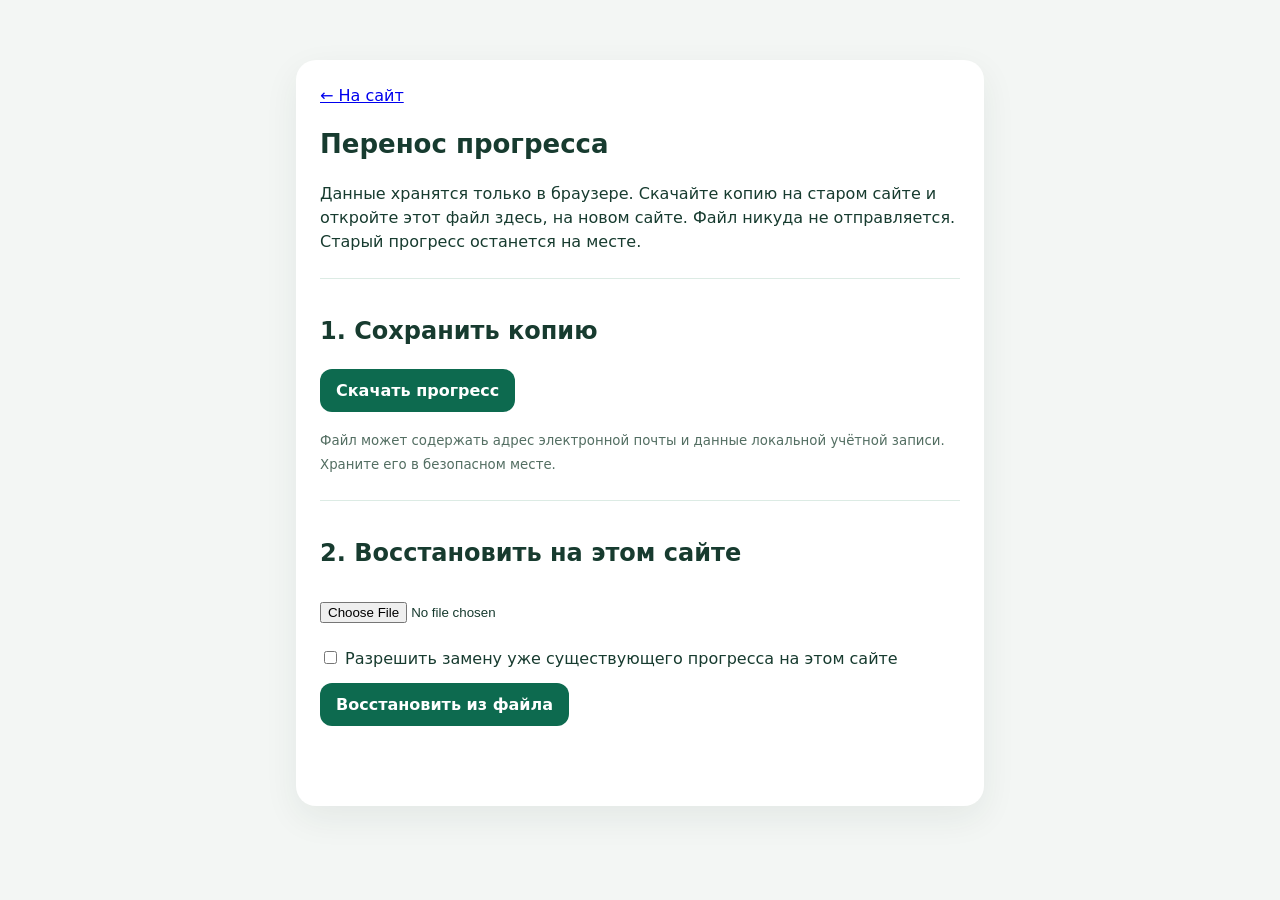
<file: progress-transfer.html>
<!doctype html>
<html lang="ru"><head><meta charset="utf-8"><meta name="viewport" content="width=device-width,initial-scale=1">
<title>Перенос прогресса — Случайный маршрут</title>
<style>body{font:16px/1.5 system-ui,sans-serif;background:#f3f6f4;color:#173b2f;margin:0;padding:24px}main{max-width:640px;margin:36px auto;background:#fff;border-radius:20px;padding:24px;box-shadow:0 12px 35px #173b2f12}h1{font-size:26px}button,.button{display:inline-block;border:0;border-radius:12px;background:#0d6a4f;color:#fff;padding:12px 16px;font:700 16px system-ui;cursor:pointer;text-decoration:none}button:disabled{opacity:.5}input[type=file]{max-width:100%;margin:12px 0}label{display:block;margin:12px 0}section{border-top:1px solid #dcebe4;margin-top:24px;padding-top:14px}small{color:#536e62}#status{min-height:1.5em;font-weight:700}</style></head><body><main>
<a href="./">← На сайт</a><h1>Перенос прогресса</h1>
<p>Данные хранятся только в браузере. Скачайте копию на старом сайте и откройте этот файл здесь, на новом сайте. Файл никуда не отправляется. Старый прогресс останется на месте.</p>
<section><h2>1. Сохранить копию</h2><button id="export" type="button">Скачать прогресс</button><p><small>Файл может содержать адрес электронной почты и данные локальной учётной записи. Храните его в безопасном месте.</small></p></section>
<section><h2>2. Восстановить на этом сайте</h2><input id="file" type="file" accept=".json,application/json"><label><input id="replace" type="checkbox"> Разрешить замену уже существующего прогресса на этом сайте</label><button id="import" type="button">Восстановить из файла</button><p id="status" role="status" aria-live="polite"></p></section>
</main><script>
(() => {
  'use strict';
  const $ = id => document.getElementById(id);
  const allowed = key => (key.startsWith('rr_') || key === 'visual_theme_v1') &&
    !/^rr_yandex_(api|geocoder)_key$/.test(key) && !/^rr_cf_transfer_/.test(key) &&
    !/^rr_user_session/.test(key);
  const snapshot = () => {
    const data = {};
    for (let i=0; i<localStorage.length; i++) {
      const key=localStorage.key(i);
      if (key && allowed(key)) data[key]=localStorage.getItem(key);
    }
    return data;
  };
  const save = (value, name) => {
    const blob=new Blob([JSON.stringify(value,null,2)],{type:'application/json'});
    const url=URL.createObjectURL(blob), a=document.createElement('a');
    a.href=url;a.download=name;document.body.append(a);a.click();a.remove();
    setTimeout(()=>URL.revokeObjectURL(url),60000);
  };
  $('export').onclick = () => {
    try { const data=snapshot();save({format:'random-route-progress',version:1,source:location.origin,exportedAt:new Date().toISOString(),data},'random-route-progress.json');
      $('status').textContent=`Сохранено записей: ${Object.keys(data).length}.`; }
    catch(e){$('status').textContent='Не удалось скачать копию: '+e.message;}
  };
  $('import').onclick = async () => {
    const file=$('file').files[0];
    if(!file){$('status').textContent='Выберите файл прогресса.';return;}
    try {
      if(file.size>15*1024*1024) throw Error('Файл слишком большой.');
      const parsed=JSON.parse(await file.text()), data=parsed?.data;
      if(parsed?.format!=='random-route-progress'||parsed.version!==1||!data||Array.isArray(data)||typeof data!=='object') throw Error('Это не файл прогресса «Случайного маршрута».');
      const entries=Object.entries(data);
      if(!entries.length||entries.some(([k,v])=>!allowed(k)||typeof v!=='string')) throw Error('Некорректные данные прогресса.');
      const old=snapshot(), overlaps=entries.some(([k])=>Object.hasOwn(old,k));
      if(overlaps&&!$('replace').checked) throw Error('Здесь уже есть прогресс. Поставьте отметку для его замены; сначала можно скачать его копию.');
      try {
        localStorage.setItem('rr_v8_reset_done','1');
        for(const [k,v] of entries) localStorage.setItem(k,v);
        // A copied session must not silently authenticate a different browser origin.
        for(let i=0;i<localStorage.length;i++) {const k=localStorage.key(i);if(k?.startsWith('rr_user_session')){localStorage.removeItem(k);i--;}}
      } catch(e) {
        for(const [k] of entries) if(!Object.hasOwn(old,k)) localStorage.removeItem(k);
        for(const [k,v] of Object.entries(old)) localStorage.setItem(k,v);
        throw e;
      }
      $('status').textContent=`Восстановлено записей: ${entries.length}. Откройте сайт и войдите в локальную учётную запись повторно.`;
    } catch(e){$('status').textContent='Перенос не выполнен: '+e.message;}
  };
})();
</script></body></html>
</file>
<file: smart-safety.css>
/* Smart Route: additive safety UI; no changes to route/GPS/coins code */
.srs-card{border:1px solid #c9dfd2;background:linear-gradient(155deg,#f5fff9,#fff 70%);border-radius:21px;padding:16px;margin:12px 0;box-shadow:0 8px 24px rgba(11,77,56,.07);color:#143b2d}
.srs-head{display:flex;align-items:center;justify-content:space-between;gap:10px;margin-bottom:9px}
.srs-head strong{font-size:17px;letter-spacing:-.4px}
.srs-tag{font-size:10px;font-weight:800;border-radius:999px;padding:5px 9px;background:#e5f3ed;color:#116147;white-space:nowrap}
.srs-intro{font-size:12px;line-height:1.52;color:#5b7567;margin:4px 0 12px}
.srs-status{font-weight:800;font-size:13px;line-height:1.5;margin:4px 0 8px}
.srs-weather{padding:11px;border-radius:12px;border:1px solid #d9e6df;background:#fff;display:flex;justify-content:space-between;align-items:center;gap:12px}
.srs-weather b{font-size:15px}
.srs-weather small{display:block;font-size:11px;color:#63776e;margin-top:4px;line-height:1.45}
.srs-refresh{background:#edf6f0;border:1px solid #c5dacd;border-radius:10px;color:#105d44;font-weight:800;font-size:11px;padding:10px 9px;flex:0 0 auto}
.srs-alerts{display:grid;gap:6px;margin-top:10px}
.srs-alert{font-size:12px;line-height:1.5;border-radius:11px;padding:9px 10px;background:#f0f6f2;border-left:3px solid #73a68d}
.srs-alert.warn{background:#fff7e8;border-left-color:#e0a331;color:#624414}
.srs-alert.critical{background:#fff0ed;border-left-color:#cc6758;color:#713529}
.srs-alert.unknown{background:#f2f4f6;border-left-color:#8799a6;color:#51636b}
.srs-options{display:flex;gap:12px;flex-wrap:wrap;margin:11px 0}
.srs-options label{display:flex;gap:6px;align-items:center;font-weight:650;font-size:12px}
.srs-options input{accent-color:#127455;width:16px;height:16px}
.srs-actions{display:flex;gap:7px;flex-wrap:wrap;margin-top:8px}
.srs-action{border-radius:11px;padding:10px 11px;font-weight:850;font-size:12px;border:1px solid #bdd9c6;background:#eaf6ee;color:#12533d;flex:1}
.srs-action.srs-sos{background:#fff1ed;border-color:#edb9ad;color:#9c3023;flex:0 0 auto}
.srs-foot{font-size:10px;color:#62786b;line-height:1.55;margin:10px 0 0}
.srs-loading{opacity:.6}
@media(max-width:370px){.srs-weather{align-items:flex-start;flex-direction:column}.srs-refresh{align-self:flex-start}}
</file>
<file: street-audit.css>
/* Only short, actionable street cautions, no technical manual-check UI. */
.sra-panel[hidden]{display:none!important}
.sra-panel{margin:9px 0 0}
.sra-result{display:grid;gap:6px}
.sra-panel .sra-alert{margin:0;padding:9px 12px;border:1px solid #d2aa63;
 border-radius:12px;background:#fff3d9;color:#674718;
 font-size:13px;font-weight:650;line-height:1.45}
[data-rr-theme="graphite"] .sra-panel .sra-alert{
 background:#463b2b;border-color:#806341;color:#ffe0ad}
@media(max-width:599px){.sra-panel .sra-alert{font-size:12px;padding:8px 10px}}
</file>
<file: daily-quests.css>
/* Daily quests — informational, no pay-to-win or unsafe countdown. */
.rdq-card{background:#fff;border:1px solid #d1e4d8;border-radius:21px;padding:14px;margin:12px 0;box-shadow:0 7px 18px rgba(23,77,49,.05);color:#193a2a}
.rdq-heading{display:flex;align-items:center;justify-content:space-between;gap:9px}
.rdq-heading strong{font-size:17px;line-height:1.3;font-weight:950;letter-spacing:-.25px}
.rdq-count{font-size:11px;font-weight:900;color:#0c6748;background:#e3f4e9;border-radius:30px;padding:5px 9px;white-space:nowrap}
.rdq-desc{font-size:12px;line-height:1.5;color:#5e7768;margin:8px 0 11px}
.rdq-list{display:grid;gap:7px}
.rdq-task{display:flex;gap:9px;align-items:center;padding:11px 10px;background:#f4f8f5;border:1px solid #e0eae2;border-radius:14px}
.rdq-task.rdq-done{background:#e9f7ec;border-color:#b7dabe}
.rdq-icon{width:28px;flex:0 0 28px;text-align:center;font-size:18px}
.rdq-task-info{min-width:0;flex:1;display:grid;gap:3px}
.rdq-task-info strong{font-size:12px;line-height:1.25;color:#193a2a}
.rdq-task-info span{font-size:10px;line-height:1.4;color:#587262}
.rdq-task-info small{font-size:10px;color:#0e7651;font-weight:800}
.rdq-reward{color:#9b6414;background:#fff3d3;border-radius:10px;padding:7px 8px;white-space:nowrap;font-size:12px}
.rdq-done .rdq-reward{color:#0e684b;background:#d5eddc}
.rdq-notice{font-size:11px;color:#0a6245;font-weight:750;margin:10px 0 0;line-height:1.4}
.rdq-foot{font-size:10px;line-height:1.5;color:#718478;margin:7px 0 0}


/* Routes of the Day / Mascot Mars hik */
.marshik-strip{display:flex;align-items:center;gap:12px;margin:12px 0;border-radius:19px;padding:7px 12px;background:linear-gradient(115deg,#e0f8f5 0%,#eef5ff 72%,#fff8e4);border:1px solid #d1e7e6;overflow:hidden}
.marshik-strip img{width:82px;height:92px;flex:0 0 82px;object-fit:contain;align-self:flex-end;filter:drop-shadow(0 5px 5px rgba(18,67,79,.12))}
.marshik-strip div{display:grid;gap:5px;min-width:0}
.marshik-strip strong{color:#0a5f68;font-size:17px;line-height:1.23;font-weight:950;letter-spacing:-.25px}
.marshik-strip span{color:#405e62;font-size:11px;line-height:1.42}

/* Daily-route cards are the whole touch target, not just their RouteCoin number. */
.rdq-route-button{display:flex;align-items:center;width:100%;min-height:78px;appearance:none;-webkit-appearance:none;
 text-align:left;font:inherit;color:inherit;cursor:pointer;touch-action:manipulation;
 transition:background .16s ease,border-color .16s ease,transform .13s ease,box-shadow .16s ease}
.rdq-route-button:not(:disabled):hover{background:#e6f6ef;border-color:#58aa91;box-shadow:0 5px 14px rgba(10,102,76,.12)}
.rdq-route-button:not(:disabled):active{transform:scale(.987);background:#d7efe5}
.rdq-route-button:focus-visible{outline:3px solid #117cba;outline-offset:3px;border-color:#117cba}
.rdq-route-button:disabled{cursor:default;opacity:1}
.rdq-route-button:disabled:not(.rdq-done){background:#f3f6f4;color:#687b72}
.rdq-reward{flex:0 0 auto;min-width:65px;text-align:center;font-size:11px;font-weight:950}
.rdq-arrow{flex:0 0 auto;font-size:24px;font-weight:900;line-height:1;color:#146d5c;margin-left:1px}
.rdq-route-button:disabled .rdq-arrow{color:#58917e}

.rdq-task.rdq-done{background:#eaf8f6;border-color:#9fd3c9}
.rdq-count{white-space:nowrap;max-width:145px;overflow:hidden;text-overflow:ellipsis}
.rdq-desc{font-size:12px}
@media(max-width:370px){.marshik-strip img{width:62px;height:82px;flex-basis:62px}.marshik-strip strong{font-size:15px}.rdq-task{gap:6px;padding:8px 6px}.rdq-icon{flex-basis:20px;width:20px;font-size:16px}.rdq-reward{min-width:54px;padding:7px 6px}.rdq-arrow{font-size:19px}}
</file>
<file: tap-targets.css>
/* App-wide tap targets. A whole card is clickable only when it has one non-destructive preview action. */
#quickInfoGrid .tap-info-card,.tap-whole-card,.tap-detail-card{cursor:pointer;touch-action:manipulation;transition:background-color .16s ease,border-color .16s ease,box-shadow .16s ease,transform .12s ease}
#quickInfoGrid .tap-info-card:hover,.tap-whole-card:hover,.tap-detail-card:hover{border-color:#6eaf9d;background-color:#eef8f3;box-shadow:0 6px 17px rgba(18,111,82,.11)}
#quickInfoGrid .tap-info-card:active,.tap-whole-card:active,.tap-detail-card:active{transform:scale(.989);background-color:#e3f3ec}
#quickInfoGrid .tap-info-card:focus-visible,.tap-whole-card:focus-visible,.tap-detail-card:focus-visible{outline:3px solid #0f7dbb;outline-offset:3px}
.tap-card-disabled{cursor:default;opacity:.77}.tap-card-disabled:hover{transform:none}
.tap-whole-card .tap-delegated-button{pointer-events:none}
.tap-whole-card .buy-btn,.tap-whole-card .feature-action{border-radius:13px}
.tap-whole-card .buy-btn:after,.tap-whole-card .feature-action:after{content:"  ›";font-weight:950;font-size:16px;vertical-align:middle}
#quickInfoGrid .tap-info-card{min-height:108px}
button:is(.primary,.secondary,.danger-lite,.feature-action,.gold-buy,.buy-btn,.quest-option,.store-tab,.choice,.schat-send,.sra-btn,.rdq-route-button,.devdiag-actions button,.route-control-grid button,.route-exit-btn){min-height:44px;touch-action:manipulation}
.nav button{min-height:52px;touch-action:manipulation}
button:focus-visible{outline:3px solid #0f7dbb;outline-offset:2px}
@media (prefers-reduced-motion:reduce){#quickInfoGrid .tap-info-card,.tap-whole-card,.tap-detail-card{transition:none}}
</file>
<file: developer-diagnostics.css>
/* Visible only to signed-in tester accounts. Ordinary users never see controls. */
body:not(.dev-mode) #developerDiagnostics,#developerDiagnostics[hidden]{display:none!important}
.devdiag-panel{background:#fff;border:1px solid #b9d8d0;border-radius:20px;margin:10px 0 16px;padding:14px;box-shadow:0 8px 18px rgba(11,84,95,.07)}
.devdiag-head{display:flex;justify-content:space-between;align-items:center;gap:7px}
.devdiag-head h2{font-size:16px;color:#0d5c5a;margin:0}
.devdiag-head span{font-size:9px;background:#dff2ed;color:#126658;border-radius:20px;padding:5px 7px;font-weight:800}
.devdiag-panel>p{margin:9px 0;font-size:11px;line-height:1.5;color:#46645d}
.devdiag-stats,.devdiag-results{display:grid;gap:5px;margin-top:9px}
.devdiag-row{padding:8px 9px;background:#f2f8f6;border:1px solid #e2eee8;border-radius:10px;display:grid;gap:3px;overflow-wrap:anywhere}
.devdiag-row span{font-size:11px;color:#47655e;line-height:1.3}
.devdiag-row strong{font-size:12px;color:#163b34;font-weight:850;line-height:1.4}
.devdiag-row.devdiag-ok{background:#eaf7ee}
.devdiag-row.devdiag-bad{background:#fff0ee}
.devdiag-row.devdiag-warn{background:#fff9ea}
.devdiag-actions{display:flex;gap:8px;margin-top:11px}
.devdiag-actions button{flex:1;border:0;border-radius:11px;padding:10px 7px;background:#0c795f;color:#fff;font-size:11px;font-weight:900}
.devdiag-actions button:last-child{background:#edf7f3;border:1px solid #acd8c7;color:#126b53}
.devdiag-actions button:disabled{opacity:.55}
.devdiag-panel .devdiag-note{font-size:10px;color:#687c70;line-height:1.5;margin:7px 0 0}
</file>
<file: weather-background.css>
/* Scenic Yakutsk weather, presentational only. Real weather data comes from Open-Meteo.
 * Content is always above the background; no element intercepts taps.
 */
.app{isolation:isolate;--rr-sky-a:#d6e9e2;--rr-sky-b:#f3f6f4;--rr-hill-a:#d6e6dd;--rr-hill-b:#bcd7c6;--rr-hero-a:#085d55;--rr-hero-b:#0e493f}
.app>.rr-weather-scene{position:absolute;inset:0;overflow:hidden;pointer-events:none;z-index:0;background:linear-gradient(180deg,var(--rr-sky-a) 0%,var(--rr-sky-b) 74%);transition:background-color .4s ease}
.app>.topbar,.app>.content{position:relative;z-index:1}
.app>.nav{z-index:3}
.app>.content{background:transparent}
.rr-wb-sun,.rr-wb-moon,.rr-wb-cloud,.rr-wb-hill,.rr-wb-grass,.rr-wb-particles{position:absolute;pointer-events:none}
.rr-wb-sun{top:15%;right:8%;width:108px;height:108px;border-radius:50%;background:#ffda58;box-shadow:0 0 0 18px #fffbd551,0 0 60px #fff5b8a0;opacity:0;transition:opacity .5s ease}
.rr-wb-moon{top:17%;right:11%;width:80px;height:80px;border-radius:50%;background:#fcf5c8;box-shadow:0 0 45px #f5f2d677;opacity:0;transition:opacity .5s ease}
.rr-wb-moon:after{content:"";position:absolute;top:-7px;right:-12px;width:73px;height:72px;border-radius:50%;background:var(--rr-sky-a)}
.rr-wb-cloud{width:185px;height:47px;background:#f9ffffad;border-radius:60px;box-shadow:0 14px 22px #5d889219;transition:opacity .4s ease}
.rr-wb-cloud:before,.rr-wb-cloud:after{content:"";position:absolute;border-radius:50%;background:inherit}
.rr-wb-cloud:before{width:83px;height:81px;left:33px;bottom:11px}.rr-wb-cloud:after{width:95px;height:93px;right:20px;bottom:3px}
.rr-wb-cloud-a{top:24%;left:-30px;animation:rr-wb-float 28s ease-in-out infinite alternate}
.rr-wb-cloud-b{top:39%;right:-85px;transform:scale(.72);animation:rr-wb-float 35s ease-in-out infinite alternate-reverse}
.rr-wb-cloud-c{top:11%;left:32%;transform:scale(.48);animation:rr-wb-float 42s ease-in-out infinite alternate}
.rr-wb-hill{left:-24%;bottom:-18%;width:140%;height:43%;background:var(--rr-hill-a);border-radius:58% 58% 0 0}
.rr-wb-hill-near{left:21%;bottom:-17%;width:115%;height:35%;background:var(--rr-hill-b);transform:rotate(-6deg)}
.rr-wb-grass{left:0;right:0;bottom:0;height:12%;background:repeating-linear-gradient(105deg,#3f986b24 0px,#3f986b24 2px,transparent 2px,transparent 10px);opacity:0;transition:opacity .4s}
.rr-wb-particles{inset:0;overflow:hidden}
.rr-wb-particles i{position:absolute;left:var(--x);top:-14px;width:6px;height:6px;opacity:0;border-radius:50%;animation:rr-wb-fall var(--dur) linear var(--delay) infinite;will-change:transform}
.app[data-weather-mode="unknown"]{--rr-sky-a:#ddebe4;--rr-sky-b:#f3f6f4;--rr-hill-a:#dae9df;--rr-hill-b:#c6ded0}
.app[data-weather-mode="sun"]{--rr-sky-a:#8edaf8;--rr-sky-b:#e3f9e6;--rr-hill-a:#c2e8a2;--rr-hill-b:#77c78a;--rr-hero-a:#08767b;--rr-hero-b:#145a46}
.app[data-weather-mode="sun"] .rr-wb-sun{opacity:1}
.app[data-weather-mode="sun"] .rr-wb-grass{opacity:1}
.app[data-weather-mode="cloud"]{--rr-sky-a:#b4d0d9;--rr-sky-b:#e8efe9;--rr-hill-a:#c1dccc;--rr-hill-b:#a5cbb6;--rr-hero-a:#2e6a72;--rr-hero-b:#255458}
.app[data-weather-mode="cloud"] .rr-wb-grass{opacity:.8}
.app[data-weather-mode="rain"]{--rr-sky-a:#8eaebd;--rr-sky-b:#d7e6df;--rr-hill-a:#9ac4aa;--rr-hill-b:#6da584;--rr-hero-a:#205567;--rr-hero-b:#294a55}
.app[data-weather-mode="rain"] .rr-wb-grass{opacity:.9}
.app[data-weather-mode="rain"] .rr-wb-particles i{opacity:.65;width:2px;height:25px;border-radius:2px;background:#307caf;transform:rotate(15deg)}
.app[data-weather-mode="snow"],.app[data-weather-mode="winter"]{--rr-sky-a:#bbd9ee;--rr-sky-b:#eff8ff;--rr-hill-a:#fff;--rr-hill-b:#d1e5f2;--rr-hero-a:#306787;--rr-hero-b:#143d62}
.app[data-weather-mode="snow"] .rr-wb-particles i{opacity:.93;background:#fff;box-shadow:0 0 2px #ffffff}
.app[data-weather-mode="winter"] .rr-wb-cloud-b,.app[data-weather-mode="sun"] .rr-wb-cloud-b{opacity:.4}
.app[data-weather-night="true"]{--rr-sky-a:#173c68;--rr-sky-b:#6a8fa0;--rr-hero-a:#123556;--rr-hero-b:#092c43}
.app[data-weather-night="true"] .rr-wb-sun{opacity:0}
.app[data-weather-night="true"] .rr-wb-moon{opacity:1}
.app[data-weather-night="true"] .rr-wb-cloud{background:#dbe5f2a0}
.app[data-weather-night="true"] .rr-wb-hill{filter:brightness(.79)}
.app[data-weather-night="true"] .rr-wb-grass{opacity:.5}
.app[data-weather-mode="unknown"] .rr-wb-sun,.app[data-weather-mode="unknown"] .rr-wb-moon{opacity:0}
/* High-contrast scenic hero; readable headings and links remain above scenery. */
#home .hero{background:linear-gradient(117deg,var(--rr-hero-a),var(--rr-hero-b));min-height:142px;padding-bottom:42px}
#home .hero:before{content:"";position:absolute;right:13px;top:13px;width:58px;height:58px;border-radius:50%;background:radial-gradient(circle,#ffe37d 0 43%,#fff5b552 46% 71%,transparent 73%);opacity:0;transition:opacity .4s ease}
.app[data-weather-mode="sun"] #home .hero:before{opacity:.95}
.app[data-weather-night="true"] #home .hero:before{opacity:.9;background:radial-gradient(circle,#fff6d5 0 45%,#c3e4e552 47% 70%,transparent 73%)}
#home .hero:after{content:"";position:absolute;left:-12%;right:-12%;width:130%;height:80px;bottom:-64px;top:auto;background:var(--rr-hill-b);border:0;border-radius:50% 50% 0 0;opacity:.37}
#home .hero>*{position:relative;z-index:1}
#home .hero .rr-weather-label{position:absolute;z-index:3;bottom:9px;left:16px;max-width:calc(100% - 32px);border-radius:999px;padding:5px 9px;background:#052c3480;border:1px solid #ffffff55;color:#fff;font-size:10px;line-height:1.25;font-weight:800;white-space:normal;backdrop-filter:blur(4px)}
/* Even on a bright sky, panels and labels use their original legible surfaces. */
.app .card,.app .rdq-card,.app .schat-card,.app .srs-card,.app .checkpoint{position:relative}
@keyframes rr-wb-fall{from{transform:translate3d(0,-25px,0)}to{transform:translate3d(-30px,110dvh,0)}}
@keyframes rr-wb-float{0%{translate:-7px 0}100%{translate:18px 4px}}
.app[data-weather-animation="off"] .rr-wb-particles i,.app[data-weather-animation="off"] .rr-wb-cloud{animation:none!important}
.app[data-weather-animation="off"] .rr-wb-particles i{opacity:0!important}
@media(prefers-reduced-motion:reduce){.rr-wb-particles i,.rr-wb-cloud{animation:none!important}.rr-wb-particles i{opacity:0!important} .rr-weather-scene *{transition:none!important}}
@media(max-width:365px){#home .hero{padding-bottom:40px}.rr-wb-sun{width:84px;height:84px}}
</file>
<file: responsive-layout.css>
/* Adaptive desktop / tablet / portrait phone layout.
 * Full browser width on PC, touch-first natural portrait on phones (~9:16),
 * respects real viewport dimensions including landscape and split-screen.
 * Keep route, chat, safety, PWA maps and their controls unchanged.
 */
:root{--rr-page-width:1580px}
html{min-width:0;width:100%;height:100%;-webkit-text-size-adjust:100%;text-size-adjust:100%}
body{width:100%;min-width:0;margin:0}
.app{width:100%;max-width:none;min-width:0;height:100vh;height:100dvh;margin:0 auto;overflow:hidden;border-radius:0}
.app .content{width:100%;min-width:0;overscroll-behavior-y:contain}
.app .screen,.app .card,.app .schat-card,.app .rdq-card,.app .marshik-strip,.app .srs-card{min-width:0}
.app .map,.app #homeMap,.app #realMap{width:100%;max-width:100%;min-width:0}
.app .schat-card textarea,.app input,.app select{max-width:100%}
.app .schat-bubble,.app .rdq-task-info,.app .quick-info-card{overflow-wrap:anywhere}
.app .rdq-list{min-width:0}
.app .rdq-task{min-width:0}
.app .nav{width:100%}
@media (min-width:900px){
  body{display:block;background:#e9f1ed}
  .app{max-width:none!important;width:100%;box-shadow:none!important}
  .app .topbar{height:82px;min-height:82px;
    padding:12px max(24px,calc((100vw - var(--rr-page-width))/2))}
  .app .brand{font-size:23px}
  .app .subtitle{font-size:11px;max-width:none}
  .app .content{height:calc(100dvh - 82px);padding:
    22px max(24px,calc((100vw - var(--rr-page-width))/2))
    calc(115px + env(safe-area-inset-bottom))}
  .app .nav{grid-template-columns:repeat(5,minmax(130px,185px));justify-content:center;gap:10px;
    padding:9px 22px calc(9px + env(safe-area-inset-bottom))}
  .app .nav button{font-size:12px;min-height:56px}
  .app .nav i{font-size:22px}
  #home .hero{min-height:155px;padding:25px 30px 44px}
  #home .hero h1{font-size:34px}
  #home .hero p{font-size:14px;max-width:720px}
  #home .quick-info-grid{grid-template-columns:repeat(4,minmax(0,1fr));gap:14px}
  #home .quick-info-card{min-height:145px;padding:16px}
  #home .quick-info-card b{font-size:14px}
  #home .marshik-strip{max-width:none;padding:10px 24px;gap:22px}
  #home .marshik-strip img{width:110px;height:115px;flex-basis:110px}
  #home .marshik-strip strong{font-size:22px}
  #home .marshik-strip span{font-size:14px}
  #home #smartChat{display:grid;grid-template-columns:minmax(0,1.1fr) minmax(340px,.9fr);
    grid-template-areas:"head head" "desc desc" "log form" "log summary" "log settings" "log foot";
    column-gap:22px;row-gap:9px;padding:22px}
  #home #smartChat .schat-heading{grid-area:head}
  #home #smartChat .schat-description{grid-area:desc}
  #home #smartChat .schat-log{grid-area:log;min-height:260px;max-height:370px;align-self:stretch;margin:0}
  #home #smartChat .schat-form{grid-area:form;align-self:start}
  #home #smartChat .schat-summary{grid-area:summary}
  #home #smartChat .schat-settings{grid-area:settings;justify-self:start}
  #home #smartChat .schat-disclaimer{grid-area:foot}
  #home #smartChat .schat-form textarea{min-height:120px;font-size:16px}
  #home #smartChat .schat-heading h2{font-size:23px}
  #home .rdq-list{grid-template-columns:repeat(3,minmax(0,1fr));gap:12px}
  #home .rdq-task{min-height:122px;align-items:flex-start;padding:14px 12px}
  #home .rdq-card{padding:20px}
  #home #homeMap{height:clamp(360px,51dvh,610px)}
  #route .map{height:clamp(430px,58dvh,760px);min-height:430px}
  #route .schat-log{max-height:300px}
  #shop .pack-grid{grid-template-columns:repeat(4,minmax(0,1fr))}
  #shop .feature-card{padding:21px}
  .app .route-summary{max-width:none}
}
@media (min-width:600px) and (max-width:899px){
  body{display:block}
  .app{max-width:none!important;width:100%;box-shadow:none!important}
  .app .topbar{padding-left:20px;padding-right:20px}
  .app .content{height:calc(100dvh - 82px);padding:18px 20px calc(100px + env(safe-area-inset-bottom))}
  #home .quick-info-grid{grid-template-columns:repeat(2,minmax(0,1fr))}
  #home .rdq-list{grid-template-columns:repeat(2,minmax(0,1fr))}
  #home #homeMap{height:clamp(310px,44dvh,520px)}
  #route .map{height:clamp(370px,55dvh,590px)}
  #home .marshik-strip img{width:95px;height:106px;flex-basis:95px}
  .app .nav{grid-template-columns:repeat(5,minmax(0,1fr))}
}
@media (max-width:599px){
  /* Portrait phone: use screen's natural height (roughly 9:16), never crop to an exact ratio. */
  html,body{max-width:100%;overflow:hidden}
  body{display:block}
  .app{width:100%;max-width:none!important;height:100vh;height:100dvh;box-shadow:none!important}
  .app .content{width:100%;height:calc(100dvh - 74px);
    padding:10px 10px calc(96px + env(safe-area-inset-bottom))}
  .app .topbar{min-height:74px;padding:10px 10px 8px}
  #home .quick-info-grid{grid-template-columns:repeat(2,minmax(0,1fr))}
  #home .rdq-list{grid-template-columns:1fr}
  #home #homeMap{height:clamp(225px,35dvh,345px)}
  #route .map{height:clamp(290px,45dvh,470px);min-height:290px}
  #home .schat-form textarea,#route .schat-form textarea,
  .app input:not([type="checkbox"]),.app select{font-size:max(16px,1rem)}
  .app .nav{grid-template-columns:repeat(5,minmax(0,1fr))}
}
@media (max-width:340px){
  #home .quick-info-grid{grid-template-columns:1fr}
  .app .brand{font-size:14px}
  .app .topbar{gap:4px;padding-left:7px;padding-right:7px}
  .app .streak-top-card{min-width:71px;padding:4px}
  .app .coin-top-card{min-width:44px;padding:4px}
  .app .nav button{font-size:8px}
}
/* When rotated to landscape, keep maps and controls usable without hiding scroll. */
@media (orientation:landscape) and (max-height:600px) and (max-width:1050px){
  .app{height:100dvh}
  .app .topbar{height:58px;min-height:58px;padding:5px 12px}
  .app .brand{font-size:16px}
  .app .subtitle{font-size:9px}
  .app .content{height:calc(100dvh - 58px);
    padding:9px 15px calc(69px + env(safe-area-inset-bottom))}
  #home #homeMap{height:clamp(190px,59dvh,330px)}
  #route .map{height:clamp(215px,65dvh,380px);min-height:215px}
  .app .nav{padding:3px 8px calc(3px + env(safe-area-inset-bottom))}
  .app .nav button{min-height:40px;font-size:9px;padding:2px}
  .app .nav i{font-size:15px}
  #home .quick-info-grid{grid-template-columns:repeat(2,minmax(0,1fr))}
}

/* Home shortcuts and separate screens for settings, help, and safety. */
.rr-settings-trigger{border:1px solid #d9e8df;background:#fff;color:#0c5a42;border-radius:12px;width:38px;height:40px;min-width:38px;flex:0 0 38px;display:grid;place-items:center;font-size:20px;cursor:pointer}
.rr-settings-trigger:focus-visible,.rr-home-links button:focus-visible,.rr-page-links button:focus-visible{outline:3px solid #168057;outline-offset:2px}
.rr-home-links,.rr-page-links{display:grid;grid-template-columns:repeat(3,minmax(0,1fr));gap:9px;margin:0 0 14px}
.rr-home-links button,.rr-page-links button{min-width:0;min-height:48px;padding:9px 11px;line-height:1.3;border:1px solid #d2e2d9;border-radius:14px;background:#fff;color:#125d42;font-size:12px;font-weight:850;cursor:pointer;text-align:center}
.rr-page-links{grid-template-columns:repeat(2,minmax(0,1fr));margin:14px 0}
.rr-section-heading{font-size:18px;margin:16px 2px 11px;color:#164b36}
.rr-settings-options label{display:flex;align-items:center;gap:12px;padding:11px 2px;font-size:14px;font-weight:700;line-height:1.35;cursor:pointer}
.rr-settings-options label+label{border-top:1px solid #edf2ee}
.rr-settings-options input{accent-color:#0d704d;min-width:20px;width:20px;height:20px;flex-shrink:0}
#help .marshik-strip{margin:0 0 16px}
#settings .card{max-width:100%}
@media (max-width:599px){
 .rr-settings-trigger{height:36px;width:34px;min-width:34px;flex-basis:34px;font-size:18px}
 .rr-home-links{grid-template-columns:repeat(2,minmax(0,1fr));gap:7px}
 .rr-home-links button:last-child{grid-column:1 / -1}
 .rr-home-links button,.rr-page-links button{font-size:11px;padding:9px 8px;min-height:44px}
}
@media (max-width:380px){
 .app .topbar{gap:5px}
 .rr-settings-trigger{width:32px;min-width:32px;flex-basis:32px}
 .app .streak-top-card{min-width:78px}
 .app .coin-top-card{min-width:49px}
}
</file>
<file: interface-interactions.css>
/* Shared button feedback and the educational graph lab.
 * Pointer/keyboard affordances without relying on animation for functionality.
 */
.app button:not(:disabled){
  cursor:pointer;
  -webkit-tap-highlight-color:transparent;
  transition:transform .18s ease,box-shadow .18s ease,filter .18s ease,
    background-color .18s ease,border-color .18s ease,color .18s ease;
}
.app button:focus-visible{outline:3px solid #18a472;outline-offset:3px;position:relative;z-index:2}
.app button:disabled{cursor:not-allowed;opacity:.55}
@media (hover:hover) and (pointer:fine){
  .app button:not(:disabled):hover{transform:translateY(-2px);filter:brightness(1.045);box-shadow:0 8px 18px rgba(10,64,43,.13)}
  .app .nav button:not(:disabled):hover{background:#ecf6f0;border-radius:13px}
}
.app button:not(:disabled):active{transform:scale(.965);filter:brightness(.965);box-shadow:0 2px 8px rgba(10,64,43,.12)}
.app .nav button.active{color:#0a6647;background:#eaf6ef;border-radius:13px}
.app .screen.active{animation:rr-screen-enter .22s ease-out both}
@keyframes rr-screen-enter{from{opacity:.45;transform:translateY(6px)}to{opacity:1;transform:translateY(0)}}
#laboratory .lab-intro{font-size:13px;line-height:1.55;color:#486356;margin:0 0 14px}
#laboratory .lab-card{padding:16px;background:#fff;border:1px solid #dce9e0;border-radius:22px;margin-bottom:14px;box-shadow:0 7px 18px rgba(26,65,43,.05)}
#laboratory .lab-card h2{font-size:18px;color:#124c37;margin:0 0 8px}
#laboratory .lab-selector-row{display:grid;grid-template-columns:repeat(2,minmax(0,1fr));gap:10px;margin:13px 0}
#laboratory .lab-selector-row label{font-size:12px;font-weight:800;color:#36594a}
#laboratory .lab-selector-row select{display:block;width:100%;font:inherit;color:#143e30;border:1px solid #a8cbb9;border-radius:12px;background:#f6fcf8;padding:10px;margin-top:6px;min-height:43px}
#laboratory .lab-svg-wrap{background:linear-gradient(155deg,#edf7f1,#f8fcf9);border-radius:16px;border:1px solid #e0ede5;padding:8px;overflow:hidden}
#laboratory #labGraph{display:block;width:100%;height:auto;aspect-ratio:640 / 335}
#laboratory .lab-edge{stroke:#a5bdb0;stroke-width:5;stroke-linecap:round;transition:stroke .2s,stroke-width .2s}
#laboratory .lab-edge-route{stroke:#e56a28;stroke-width:10}
#laboratory .lab-edge-label{font-size:19px;font-weight:800;fill:#375d48;stroke:#f2faf5;stroke-width:5;paint-order:stroke}
#laboratory .lab-vertex circle{fill:white;stroke:#719e87;stroke-width:4;transition:fill .2s,stroke .2s}
#laboratory .lab-vertex text{font-size:22px;fill:#1e5942;font-weight:900}
#laboratory .lab-vertex.frontier circle{fill:#e4f5e9;stroke:#0f8758}
#laboratory .lab-vertex.visited circle{fill:#d3e8da;stroke:#3d8b66}
#laboratory .lab-vertex.current circle{fill:#126449;stroke:#0d503a;stroke-width:5}
#laboratory .lab-vertex.current text{fill:#fff}
#laboratory .lab-vertex.route circle{fill:#fdd9b7;stroke:#e56a28}
#laboratory .lab-controls{display:grid;grid-template-columns:repeat(2,minmax(0,1fr));gap:8px;margin:13px 0}
#laboratory .lab-controls button{border:1px solid #bfdaca;border-radius:13px;background:#eff8f2;color:#15533a;padding:12px 7px;min-height:46px;font-weight:850;font-size:12px}
#laboratory .lab-controls #labRun{background:#126449;color:#fff;border-color:#126449}
#laboratory .lab-status{background:#eaf4ef;border-radius:14px;padding:13px;color:#214d38;font-size:13px;min-height:60px;line-height:1.5}
#laboratory .lab-result{font-size:14px;line-height:1.5;color:#164d38;font-weight:850;margin:11px 0}
#laboratory .lab-distance-grid{display:grid;grid-template-columns:repeat(5,minmax(0,1fr));gap:6px}
#laboratory .lab-distance-item{display:flex;flex-direction:column;align-items:center;gap:3px;border:1px solid #deebe3;background:#f7fbf8;border-radius:13px;padding:9px 3px;text-align:center}
#laboratory .lab-distance-item strong{font-size:17px}
#laboratory .lab-distance-item span{font-size:12px;font-weight:850;color:#0b6648}
#laboratory .lab-distance-item small{font-size:10px;color:#6a8071}
#laboratory .lab-warning{color:#5a655e;font-size:12px;line-height:1.55}
@media(max-width:380px){
 #laboratory .lab-distance-grid{gap:3px}
 #laboratory .lab-distance-item{padding:8px 1px}
 #laboratory .lab-distance-item span{font-size:10px}
 #laboratory .lab-edge-label{font-size:18px}
}
@media(prefers-reduced-motion:reduce){
 .app button,.app .screen.active,#laboratory .lab-edge,#laboratory .lab-vertex circle{
   transition:none!important;animation:none!important
 }
}
</file>
<file: graphite-theme.css>
/* Graphite Aurora: a calm, accessible dark palette with soft flowing gradients.
   Dark is the default. Existing bright theme remains selectable in Settings.
   Loaded last so it safely overrides legacy inline and modular light surfaces.
*/
html[data-rr-theme="graphite"]{
  color-scheme:dark;
  --bg:#171c23;
  --card:#262d36;
  --ink:#edf3f0;
  --muted:#afbeb9;
  --green:#42bf8f;
  --green2:#3cb786;
  --pale:#293f38;
  --line:#3b4850;
  --orange:#ff9861;
  --amber:#efc469;
  --red:#ea8b85;
  --shadow:0 18px 36px rgba(2,8,12,.27);
}
html[data-rr-theme="graphite"],
html[data-rr-theme="graphite"] body{background:#171c23;color:var(--ink)}
html[data-rr-theme="graphite"] .app{
  color:var(--ink);
  background:
    radial-gradient(ellipse 105% 36% at -5% 10%,rgba(32,126,106,.24),transparent 68%),
    radial-gradient(ellipse 80% 40% at 115% 46%,rgba(52,105,145,.19),transparent 72%),
    radial-gradient(ellipse 110% 42% at 20% 96%,rgba(40,108,91,.21),transparent 67%),
    linear-gradient(158deg,#20262e 0%,#171c23 51%,#1b222a 100%);
  isolation:isolate;
}
html[data-rr-theme="graphite"] .app::before,
html[data-rr-theme="graphite"] .app::after{
  content:"";position:absolute;pointer-events:none;z-index:0;
  filter:blur(52px);opacity:.76;inset:auto;
}
html[data-rr-theme="graphite"] .app::before{
  width:min(92vw,1050px);height:min(38vh,400px);
  left:-22%;top:14%;
  border-radius:47% 53% 62% 38%/58% 44% 56% 42%;
  transform:rotate(-13deg);
  background:radial-gradient(ellipse at 35% 45%,rgba(52,167,121,.24),rgba(26,119,127,.12) 48%,transparent 78%);
  animation:rr-graphite-wave-one 23s ease-in-out infinite alternate;
}
html[data-rr-theme="graphite"] .app::after{
  width:min(92vw,1100px);height:min(42vh,460px);
  right:-28%;bottom:7%;
  border-radius:58% 42% 47% 53%/43% 65% 35% 57%;
  transform:rotate(18deg);
  background:radial-gradient(ellipse at 57% 42%,rgba(48,120,157,.22),rgba(42,118,98,.12) 51%,transparent 78%);
  animation:rr-graphite-wave-two 28s ease-in-out infinite alternate;
}
@keyframes rr-graphite-wave-one{to{transform:translate3d(6%,4%,0) rotate(-5deg);opacity:.56}}
@keyframes rr-graphite-wave-two{to{transform:translate3d(-5%,-5%,0) rotate(8deg);opacity:.61}}
/* The scenic weather layer must not paint over the dark gradients. */
html[data-rr-theme="graphite"] .app>.rr-weather-scene{
  background:transparent;
  opacity:.19;
  filter:brightness(.55) saturate(.6);
}
html[data-rr-theme="graphite"] .app>.content{background:transparent;color:var(--ink)}
html[data-rr-theme="graphite"] .app>.topbar{
  background:rgba(28,34,42,.94);
  border-bottom:1px solid rgba(185,215,204,.13);
  color:#ebf2ef;
  backdrop-filter:blur(18px);
}
html[data-rr-theme="graphite"] .app>.nav{
  background:rgba(24,30,38,.95);
  border-top:1px solid rgba(185,215,204,.13);
  backdrop-filter:blur(18px);
}
html[data-rr-theme="graphite"] .app .subtitle{color:#b3c5be}
html[data-rr-theme="graphite"] .app .nav button{color:#a1b5ad}
html[data-rr-theme="graphite"] .app .nav button.active{background:#2b433c;color:#91e5bb}
html[data-rr-theme="graphite"] .app .rr-settings-trigger{
  background:#303a44;color:#e8f3ed;border-color:#51635d;
}
html[data-rr-theme="graphite"] .app .streak-top-card{
  background:linear-gradient(150deg,#49392f,#342e2d);
  border-color:#846449;box-shadow:none;
}
html[data-rr-theme="graphite"] .app .streak-top-label,
html[data-rr-theme="graphite"] .app .streak-top-value b,
html[data-rr-theme="graphite"] .app .streak-top-value em{color:#ffd2a3}
html[data-rr-theme="graphite"] .app .coin-top-card{
  background:linear-gradient(145deg,#424032,#35372e);
  border-color:#746a42;color:#f7e8ad;
}
html[data-rr-theme="graphite"] .app .coin-top-card small{color:#d4c28a}
html[data-rr-theme="graphite"] .app .pill{background:#3b3d2e;border-color:#6b6844;color:#f2d88c}
html[data-rr-theme="graphite"] .app .pill.streak{background:#43372d;border-color:#835c41;color:#ffd0a2}

/* Major cards and all secondary views: no white flashes when switching tabs. */
html[data-rr-theme="graphite"] .app :is(
  .card,.summary,.pstat,.rank-row,.reward-row,.feature-card,.coin-pack,
  .rdq-card,.schat-card,.srs-card,.profile-identity,.quick-info-card,
  .photo-task-card,.devdiag-panel,.lab-card,.badge-item,.gold-card,
  .marshik-strip,.service-settings,.profile-badge-mini,.slot,
  .route-edit-card,.store-note,.store-tabs
){
  background:linear-gradient(156deg,rgba(43,51,60,.97),rgba(32,39,47,.98));
  border-color:#3f4d54;
  color:#e9f0ec;
  box-shadow:0 10px 26px rgba(1,8,12,.18);
}
html[data-rr-theme="graphite"] .app .avoid-card{
  background:linear-gradient(145deg,#352e36,#2a3038);border-color:#6a5156;
}
html[data-rr-theme="graphite"] .app .hero,
html[data-rr-theme="graphite"] .app #home .hero{
  background:
    radial-gradient(ellipse 72% 135% at 105% -20%,rgba(58,163,129,.24),transparent 75%),
    radial-gradient(ellipse 82% 110% at -10% 110%,rgba(59,108,145,.18),transparent 74%),
    linear-gradient(124deg,#243c39 0%,#26303b 52%,#202a34 100%);
  border:1px solid #41594f;color:#edf6f1;
}
html[data-rr-theme="graphite"] .app .hero p{color:#d4e2db}
html[data-rr-theme="graphite"] .app .hero small{color:#a8d9c4}
html[data-rr-theme="graphite"] .app .checkpoint{
  background:linear-gradient(140deg,#203e39,#1d343b);border:1px solid #45665a;
}
html[data-rr-theme="graphite"] .app .checkpoint p{color:#d5e8dd}
html[data-rr-theme="graphite"] .app .checkpoint-address{background:rgba(215,242,229,.08)}
html[data-rr-theme="graphite"] .app :is(.title,.rr-section-heading,.schat-heading h2,.sra-panel strong,.photo-task-title,.rdq-task-info strong,.devdiag-head h2){
  color:#edf3ef;
}
html[data-rr-theme="graphite"] .app :is(
  .sub,.hint,.unit,.small-rule,.location-status,.gps-quality,
  .schat-description,.schat-summary,.schat-disclaimer,
  .rdq-desc,.rdq-foot,.srs-intro,.srs-foot,.srs-weather small,
  .sra-panel p,.sra-panel .sra-note,.devdiag-panel>p,.marshik-strip span,
  .feature-main p,.feature-list li,.store-note,.rank-main span,.reward-main span,
  .pstat span,.quick-info-card p,.streak-progress-row,.photo-task-kicker,
  .badge-item .badge-summary,.badge-item .badge-progress-label,
  .badge-detail-text,.service-status,.profile-person span
){color:#aebfb7}
html[data-rr-theme="graphite"] .app :is(.srs-head,.rdq-heading,.sra-panel,.feature-main,.rank-main,.reward-main,.profile-person,.gold-main,.slot){color:#edf3ef}
html[data-rr-theme="graphite"] .app :is(.marshik-strip strong,.quick-info-more,.rdq-notice,.sra-source,.feature-price){color:#89ddb6}
html[data-rr-theme="graphite"] .app .rdq-task-info small{color:#96e5ba}

/* Nested containers and the chat should not reveal bright white rectangles. */
html[data-rr-theme="graphite"] .app :is(
  .rdq-task,.rdq-task.rdq-done,.schat-bot,.srs-weather,.srs-alert,.srs-alert.unknown,
  .srs-tag,.rdq-count,.rdq-route-button,.schat-heading span,
  .quick-info-icon,.profile-avatar,.badge-detail-block,.badge-detail-icon,
  .quest-badge-hint,.photo-task-chip,.photo-task-address,.photo-task-note,
  .photo-task-source,.devdiag-row,.devdiag-row.devdiag-ok,
  .sra-result,.service-settings,.profile-logout,.store-panel,
  .pack-grid,.streak-progress-track,.streak-next,.streak-days .day,
  .pstat,.summary,.gps-quality,.lab-distance-item,.lab-status,.lab-svg-wrap
){
  background:#313b44;border-color:#46565b;color:#e7f0e9;
}
html[data-rr-theme="graphite"] .app :is(.srs-alert.warn,.sra-panel .sra-line.warn,.devdiag-row.devdiag-warn,.photo-task-note){
  background:#493b2b;border-color:#8b6c46;color:#ffdfa6;
}
html[data-rr-theme="graphite"] .app :is(.srs-alert.critical,.srs-action.srs-sos,.devdiag-row.devdiag-bad,.message.error){
  background:#51363c;border-color:#935d66;color:#ffd3cb;
}
html[data-rr-theme="graphite"] .app .message.warn{background:#493c2c;border-color:#886942;color:#ffdfaa}
html[data-rr-theme="graphite"] .app .message.success{background:#29483c;border-color:#487d63;color:#c2efd4}
html[data-rr-theme="graphite"] .app .schat-user{background:#1c7557;color:#effff7}
html[data-rr-theme="graphite"] .app .schat-bot{color:#edf4ee}
html[data-rr-theme="graphite"] .app :is(.rdq-route-button:not(:disabled):hover,.tap-whole-card:hover,#quickInfoGrid .tap-info-card:hover){
  background:#394c49;border-color:#79aa94;color:#edf5ed;
}
html[data-rr-theme="graphite"] .app .streak-card{
  background:linear-gradient(150deg,#43362e,#30313a);border-color:#7e5a44;
}
html[data-rr-theme="graphite"] .app :is(.streak-main,.streak-main small,.streak-kicker,.streak-next){color:#ffcd9d}
html[data-rr-theme="graphite"] .app .streak-coef-badge{
  background:#493d32;border-color:#90654a;color:#ffd4ab;
}
html[data-rr-theme="graphite"] .app .streak-coef-badge span,
html[data-rr-theme="graphite"] .app .streak-coef-badge b{color:#ffd4ab}
html[data-rr-theme="graphite"] .app .streak-progress-track{background:#302c2c}
html[data-rr-theme="graphite"] .app .streak-days .day{background:#383940;color:#d2bda5;border-color:#5a4c45}
html[data-rr-theme="graphite"] .app .streak-days .day .day-date{color:#f3c39a}
html[data-rr-theme="graphite"] .app .streak-days .day.ok{background:#ae643b;color:#fff4e9;border-color:#bd7a4c}
html[data-rr-theme="graphite"] .app .streak-days .day.ok .day-date{color:#fff4e9}
html[data-rr-theme="graphite"] .app .coin-pack.best{background:linear-gradient(150deg,#473f2e,#32363a);border-color:#a48851}
html[data-rr-theme="graphite"] .app .gold-icon{background:linear-gradient(140deg,#bf9142,#91672e)}
html[data-rr-theme="graphite"] .app .gold-main span{color:#e7c895}
html[data-rr-theme="graphite"] .app .gold-price{color:#ffdfa5}

/* Photo history must be readable in graphite. The old white history card
   inherited pale route text, making all quest option labels look blank. */
html[data-rr-theme="graphite"] .app #historyBlock{
  background:#28353a;
  border-color:#526860;
  color:#eff8f2;
}
html[data-rr-theme="graphite"] .app #historyBlock :is(h4,#questQuestion){
  color:#f4fff7;
}
html[data-rr-theme="graphite"] .app #historyBlock :is(p,.history-source,#questResult){
  color:#d3e6dc;
}
html[data-rr-theme="graphite"] .app #questBlock{
  background:#303f43;
  border-color:#597168;
  color:#eef9f3;
}
html[data-rr-theme="graphite"] .app #questBlock .quest-option{
  background:#24333a;
  border-color:#647b73;
  color:#f4fff8;
}
html[data-rr-theme="graphite"] .app #questBlock .quest-option.correct{
  background:#23513e;
  border-color:#5fba8b;
  color:#e7fff0;
}
html[data-rr-theme="graphite"] .app #questBlock .quest-option.wrong{
  background:#56333b;
  border-color:#b36c75;
  color:#ffe9e6;
}
html[data-rr-theme="graphite"] .app #questBlock .quest-option:focus-visible{
  outline:2px solid #7de4b3;
  outline-offset:2px;
}
/* Inputs, selectors and the configuration page. */
html[data-rr-theme="graphite"] .app :is(
  input:not([type="checkbox"]):not([type="radio"]):not([type="file"]),
  select,textarea,.distance,.auth-input,.schat-form textarea,.service-field input
){
  background:#202832;color:#eff5ef;border:1px solid #57666c;
  color-scheme:dark;
}
html[data-rr-theme="graphite"] .app :is(input,textarea)::placeholder{color:#a8b8b1;opacity:1}
html[data-rr-theme="graphite"] .app :is(input,select,textarea):focus-visible{
  outline:2px solid #73d3ab;outline-offset:2px;
}
html[data-rr-theme="graphite"] .app .rr-settings-options label{color:#e7f2eb;border-color:#465258}
html[data-rr-theme="graphite"] .app .rr-settings-options input{accent-color:#57c697}
html[data-rr-theme="graphite"] .app .rr-theme-choice{
  display:flex;align-items:center;justify-content:space-between;gap:12px;
  padding:13px 2px;border-top:1px solid #45545c;
  color:#ecf3ed;font-weight:800;font-size:14px;
}
html[data-rr-theme="graphite"] .app .rr-theme-choice select,
.app .rr-theme-choice select{
  min-height:44px;min-width:146px;padding:9px 12px;border-radius:12px;
  font-size:14px;font-weight:750;
}
.app .rr-theme-choice{display:flex;align-items:center;justify-content:space-between;gap:10px;margin-top:10px}
@media(max-width:365px){.app .rr-theme-choice{flex-wrap:wrap}}

/* Buttons and tags: dark surfaces with strong text contrast. */
html[data-rr-theme="graphite"] .app :is(
  .secondary,.danger-lite,.feature-action:not(.paid),.srs-refresh,.srs-action:not(.srs-sos),
  .rr-home-links button,.rr-page-links button,.buy-btn:not(.paid),.route-control-grid button,
  .gold-buy,.store-tab,.choice,.purchase-cancel,.profile-logout,.badge-item button,
  .avoid-map-btn,.map-follow,.lab-controls button,.tester-login-btn
){
  background:#34404a;border:1px solid #52645e;color:#e9f3ec;
}
html[data-rr-theme="graphite"] .app :is(.primary,.schat-send,.sra-btn,.feature-action.paid,.purchase-confirm,.lab-controls #labRun){
  background:linear-gradient(135deg,#238662,#176c55);border-color:#258765;color:#f5fff9;
}
html[data-rr-theme="graphite"] .app .primary.orange{
  background:linear-gradient(135deg,#de793f,#b9552f);color:#fff8f1;
}
html[data-rr-theme="graphite"] .app :is(.choice.active,.store-tab.active,.feature-action.active){
  background:#295344;border-color:#5ba884;color:#bcf8d5;
}
html[data-rr-theme="graphite"] .app .srs-action.srs-sos{background:#51363c;color:#ffd3cb}
html[data-rr-theme="graphite"] .app .toggle:not(.on){background:#58676e}
html[data-rr-theme="graphite"] .app .toggle.on{background:#208663}
html[data-rr-theme="graphite"] .app .schat-settings{color:#9eeabf}
html[data-rr-theme="graphite"] .app :is(.avoid-badge,.avoid-zone-chip){background:#503841;color:#ffcbc5;border-color:#85565c}
html[data-rr-theme="graphite"] .app .avoid-zone-chip button{color:#ffbeb8}
html[data-rr-theme="graphite"] .app .provider-chip{background:#504735;color:#ffe0a8;border-color:#7a694c}
html[data-rr-theme="graphite"] .app .gps-auto{color:#a5e1bd}
html[data-rr-theme="graphite"] .app #routeEngineStatus{
  background:#2a463c!important;color:#c2f2d7!important;border-color:#416f59!important;
}
/* Dialogs and sheets are dark too. */
html[data-rr-theme="graphite"] .app :is(
  .purchase-modal,.badge-detail-sheet,.auth-sheet,.info-modal
){background:#252d36;color:#edf4ee;border:1px solid #46545b}
html[data-rr-theme="graphite"] .app :is(
  .purchase-total,.auth-note,.badge-detail-block,.badge-detail-status,.profile-badge-mini
){background:#303b43;color:#dce9e0;border-color:#46575b}
html[data-rr-theme="graphite"] .app :is(
  .badge-detail-block span,.badge-detail-text,.auth-note,.purchase-modal p,
  .info-modal p,.badge-detail-block b
){color:#c2d3ca}
html[data-rr-theme="graphite"] .app .purchase-modal h2,
html[data-rr-theme="graphite"] .app .auth-sheet h2,
html[data-rr-theme="graphite"] .app .info-modal h2{color:#f1f7f2}
/* Laboratory labels stay legible in the dark without affecting its SVG strokes. */
html[data-rr-theme="graphite"] .app #laboratory :is(.lab-intro,.lab-warning){color:#b7c9c0}
html[data-rr-theme="graphite"] .app #laboratory .lab-card h2{color:#eaf4ed}
html[data-rr-theme="graphite"] .app #laboratory .lab-selector-row label{color:#cde3d7}
html[data-rr-theme="graphite"] .app #laboratory .lab-result{color:#a7ecc8}
html[data-rr-theme="graphite"] .app #laboratory .lab-edge-label{fill:#d8eee1;stroke:#29333a}
html[data-rr-theme="graphite"] .app #laboratory .lab-vertex circle{fill:#2a3c42;stroke:#66ac8c}
html[data-rr-theme="graphite"] .app #laboratory .lab-vertex text{fill:#f0f8f2}
html[data-rr-theme="graphite"] .app #laboratory .lab-vertex.current circle{fill:#1d8d65}
html[data-rr-theme="graphite"] .app #laboratory .lab-vertex.route circle{fill:#9c593b;stroke:#e8a071}
html[data-rr-theme="graphite"] .app #laboratory .lab-distance-item span{color:#9bdfb8}
html[data-rr-theme="graphite"] .app #laboratory .lab-svg-wrap{background:#26323b}
html[data-rr-theme="graphite"] .app .lab-status{color:#d7f0e1}

@media(prefers-reduced-motion:reduce){
  html[data-rr-theme="graphite"] .app::before,
  html[data-rr-theme="graphite"] .app::after{animation:none!important}
}
@media(max-width:599px){
  html[data-rr-theme="graphite"] .app::before{filter:blur(38px)}
  html[data-rr-theme="graphite"] .app::after{filter:blur(36px)}
}
</file>
<file: simple-home.css>
/* Simple, senior-friendly entry and route wizard. Added after all theme styles.
 * Keep the Yandex map inside an expandable panel; never cover map controls.
 * The five-tab bottom navigation stays available on EVERY in-app screen,
 * including home and the route builder.
 */
.app[data-rr-screen="home"] .stats-top,.app[data-rr-screen="create"] .stats-top{display:none}
.rr-welcome-screen{max-width:710px;margin:0 auto;padding:clamp(5px,2vh,24px) 0 10px}
/* Home uses the available screen height instead of leaving an unexplained
 * empty band between the primary action and persistent bottom navigation.
 * Normal content flow still scrolls on short phones. */
#home.rr-welcome-screen.active{
 display:flex;flex-direction:column;
 min-height:calc(100dvh - 188px);
}
#home.rr-welcome-screen .rr-welcome-start{
 margin-top:0;
 margin-bottom:8px;
 flex-shrink:0;
}

.rr-home-weather{padding:19px 22px;margin:0 0 18px;border-radius:24px;
 background:linear-gradient(140deg,#283b43,#243a38);color:#f1f7f3;
 border:1px solid #4a625f;box-shadow:0 12px 26px rgba(0,0,0,.14)}
.rr-home-weather-header{display:flex;justify-content:space-between;align-items:center;gap:14px}
.rr-weather-kicker{font-size:12px;letter-spacing:.1em;font-weight:800;color:#c4d8d1}
.rr-home-weather h2{font-size:22px;line-height:1.2;margin:4px 0 0;color:#f3faf5}
.rr-home-weather-header button{min-height:48px;padding:8px 13px;border:1px solid #57776e;
 background:#334b4d;border-radius:13px;color:#e8f7ec;font-weight:800;font-size:14px;cursor:pointer}
.rr-home-weather-value{font-size:clamp(25px,5vw,36px);line-height:1.2;font-weight:900;margin:14px 0 4px;letter-spacing:-.04em}
.rr-home-weather-detail{font-size:15px;line-height:1.5;margin:0;color:#dceae3}
.rr-home-weather-advice{font-size:14px;line-height:1.48;margin:13px 0 0;padding:10px 12px;
 background:rgba(3,17,17,.19);border:1px solid rgba(224,246,237,.14);
 border-radius:12px;color:#e1ece4}
.rr-home-weather-advice[data-severity="critical"]{background:#5c3639;color:#ffe2dc;border-color:#a77977}
.rr-home-weather-advice[data-severity="warn"]{background:#55452d;color:#ffe5b2;border-color:#866b40}
#home.rr-welcome-screen .hero{padding:22px 25px 30px!important;min-height:0!important;margin:0 0 15px}
#home.rr-welcome-screen .hero h1{font-size:clamp(27px,4vw,38px);line-height:1.12;margin:7px 0 10px}
#home.rr-welcome-screen .hero p{font-size:clamp(15px,2vw,17px);line-height:1.5;max-width:510px}
#home.rr-welcome-screen .hero small{font-size:12px;letter-spacing:.08em}
.rr-welcome-mascot{display:flex;align-items:center;min-height:110px;padding:9px 16px!important;
 border:1px solid #59786b!important;border-radius:23px!important;margin:0 0 14px!important}
.rr-welcome-mascot img{width:92px!important;height:100px!important;flex:0 0 92px!important;object-fit:contain}
.rr-welcome-mascot strong{display:block;font-size:clamp(19px,3vw,23px)!important;line-height:1.25}
.rr-welcome-mascot span{font-size:clamp(14px,2vw,16px)!important;line-height:1.48}
.rr-welcome-start{width:100%;min-height:74px!important;border-radius:20px!important;
 display:flex;justify-content:space-between;align-items:center;gap:12px;
 padding:20px 26px!important;font-size:clamp(19px,3vw,23px)!important;
 background:linear-gradient(130deg,#27805f,#1e725d)!important;color:#fff!important;letter-spacing:-.01em}
.rr-welcome-start span{font-size:29px;line-height:1}

/* A permanently visible visual path, including for returning visitors.
 * No saved dismissal state can hide the guide. It takes the existing free
 * space between Marshik and CTA without covering taps or bottom navigation. */
#home .rr-welcome-mascot{position:relative}
#home .rr-welcome-mascot .rr-marshik-pointing-hand{
  position:absolute;left:clamp(42px,9%,65px);bottom:-13px;z-index:2;
  transform:rotate(-16deg);font-size:29px!important;line-height:1!important;
  filter:drop-shadow(0 2px 3px rgba(0,0,0,.6));pointer-events:none;
}
#home .rr-marshik-pointer{
  position:relative;display:block;flex:1 0 32px;min-height:32px;
  margin:0 0 8px;pointer-events:none;
}
#home .rr-marshik-pointer-svg{
  display:block;position:absolute;inset:0;width:100%;height:100%;
  overflow:visible;filter:drop-shadow(0 0 4px rgba(255,202,90,.8));
  animation:rrMarshikPoint 1.5s ease-in-out 3;
}
#home .rr-marshik-pointer-line,
#home .rr-marshik-pointer-tip{
  fill:none;stroke:#ffe38a;stroke-width:6;stroke-linecap:round;stroke-linejoin:round;
  vector-effect:non-scaling-stroke;
}
#home .rr-marshik-pointer-tip{stroke-width:7}
#home #homeOpenCreateBtn.rr-marshik-cta-active{
  position:relative;z-index:1;
  outline:3px solid #ffe08a;outline-offset:2px;
  box-shadow:0 0 0 5px rgba(255,216,126,.35),0 0 30px rgba(255,213,111,.55),0 12px 28px rgba(0,0,0,.25)!important;
  animation:rrMarshikCtaPulse 1.8s ease-in-out 3;
}
#home #homeOpenCreateBtn.rr-marshik-cta-active::after{
  content:"";position:absolute;inset:-6px;border:2px solid #ffe29a;
  border-radius:25px;pointer-events:none;animation:rrMarshikRing 1.8s ease-out 3;
}
@keyframes rrMarshikPoint{
  0%,100%{opacity:1}
  50%{opacity:.65}
}
@keyframes rrMarshikCtaPulse{
  0%,100%{transform:scale(1)}
  50%{transform:scale(1.02)}
}
@keyframes rrMarshikRing{
  0%{opacity:.85;transform:scale(1)}
  100%{opacity:0;transform:scale(1.045)}
}
@media(prefers-reduced-motion:reduce){
  #home .rr-marshik-pointer-svg,
  #home #homeOpenCreateBtn.rr-marshik-cta-active,
  #home #homeOpenCreateBtn.rr-marshik-cta-active::after{animation:none!important}
}
.rr-create-screen{max-width:830px;margin:0 auto;padding:2px 0 20px}
.rr-create-back{display:inline-block;min-height:49px;padding:12px 15px;margin:2px 0 16px;
 border:1px solid #536c62;background:#2b3e42;color:#e6f5eb;border-radius:14px;
 font-weight:800;font-size:15px;cursor:pointer}
.rr-create-heading{margin:0 0 21px}
.rr-create-heading>span{font-size:12px;letter-spacing:.12em;color:#8dc7ae;font-weight:900}
.rr-create-heading h1{font-size:clamp(27px,4vw,36px);line-height:1.12;margin:6px 0 9px;color:var(--ink)}
.rr-create-heading p{font-size:16px;line-height:1.52;max-width:600px;color:var(--muted);margin:0}
.rr-create-panel{margin:0 0 14px;padding:20px 21px;border-radius:23px;
 background:linear-gradient(152deg,#29363d,#243036);border:1px solid #475b58;color:#eaf4ed;
 box-shadow:0 8px 25px rgba(0,0,0,.11)}
.rr-create-panel h2{display:flex;align-items:center;gap:12px;font-size:clamp(18px,2.7vw,22px);
 font-weight:850;line-height:1.35;margin:0 0 16px;color:#eaf5ee}
.rr-create-step-number{background:#2f7559;display:grid;place-items:center;color:#f4fff7;font-size:17px;
 border-radius:50%;width:36px;height:36px;min-width:36px}
.rr-distance-options{display:grid;grid-template-columns:repeat(2,minmax(0,1fr));gap:11px}
.rr-distance-options button{display:flex;flex-direction:column;justify-content:center;align-items:flex-start;
 min-height:81px;padding:14px 17px;border-radius:17px;background:#35434a;color:#f0f7f1;
 border:2px solid #53655f;text-align:left;cursor:pointer}
.rr-distance-options button strong{font-size:23px;font-weight:900;line-height:1.2}
.rr-distance-options button small{font-size:13px;color:#c3d5cb;line-height:1.45;margin-top:5px}
.rr-distance-options button.active,.rr-distance-options button[aria-pressed="true"]{background:#244d40;border-color:#76ce9b;box-shadow:inset 0 0 0 1px #76ce9b}
.rr-distance-options button[aria-pressed="true"]:before{content:"✓ Выбрано";font-size:12px;font-weight:800;color:#a8f0c6;margin-bottom:2px}
.rr-wish-buttons{display:grid;grid-template-columns:repeat(3,minmax(0,1fr));gap:11px}
.rr-wish-buttons button{display:flex;flex-direction:column;align-items:center;justify-content:center;gap:8px;
 min-height:118px;padding:12px 8px!important;border-radius:18px!important;
 border:2px solid #53655f!important;background:#35434a!important;color:#e6f4ea!important;cursor:pointer}
.rr-wish-buttons button span{font-size:32px!important;margin:0!important}
.rr-wish-buttons button b{font-size:15px;line-height:1.4;font-weight:850}
.rr-wish-buttons button.active,.rr-wish-buttons button[aria-pressed="true"]{background:#245445!important;border-color:#79d4a3!important;color:#d7ffe4!important;box-shadow:inset 0 0 0 1px #79d4a3!important}
.rr-create-intro{font-size:16px;line-height:1.55;color:#d6e7db;margin:0 0 12px}
/* GPS is advanced configuration, not a mandatory full-screen third card.
 * All location controls and map exclusions remain available inside details. */
#rrStartSettings.rr-create-start-compact{
 margin:0 0 12px;border:1px solid #475b58;border-radius:17px;
 background:#29363d;color:#eaf5ee;box-shadow:none;overflow:visible
}
#rrStartSettings.rr-create-start-compact>summary{
 display:flex;align-items:center;gap:8px;min-height:54px;
 padding:12px 15px;font-size:15px;line-height:1.25;list-style:none
}
#rrStartSettings.rr-create-start-compact>summary .rr-start-summary-heading{flex:1}
#rrStartSettings.rr-create-start-compact>summary .rr-start-summary-note{
 flex:0 1 auto;min-width:0;font-size:12px;font-weight:600;color:#b9cfc2
}
#rrStartSettings.rr-create-start-compact>summary::after{position:static;flex:0 0 auto;margin-left:4px}
#rrStartSettings .rr-start-settings-body{padding:0 14px 14px}
#rrStartSettings .rr-create-intro{font-size:14px;line-height:1.45}
#rrStartSettings .location-status{border-radius:12px;padding:11px 12px;font-size:13px}
#rrStartSettings .gps-quality{font-size:12px;margin:8px 0}
#rrStartSettings .rr-create-gps-actions{margin:10px 0 0}
#rrStartSettings .rr-create-gps-actions button{min-height:48px}
#rrStartSettings .rr-map-details{margin:12px 0 0}
@media(max-width:599px){
 #rrStartSettings.rr-create-start-compact>summary{min-height:52px;padding:12px}
 #rrStartSettings .rr-start-settings-body{padding:0 12px 12px}
 #rrStartSettings.rr-create-start-compact>summary .rr-start-summary-note{font-size:11px}
}
html[data-rr-theme="light"] #rrStartSettings.rr-create-start-compact{
 background:#fff;color:#163e2d;border-color:#d6e5dc
}
html[data-rr-theme="light"] #rrStartSettings .rr-start-summary-note{color:#54705e}
.rr-create-note{font-size:14px;line-height:1.55;color:#bacdc1;margin:12px 0 0}
.rr-create-field-label{display:block;font-size:15px;font-weight:700;color:#d3e8da;margin:12px 0 8px}
.rr-create-details{margin:13px 0 0;border-radius:16px;border:1px solid #52645d;
 background:#2c3b41;color:#e5f3eb;overflow:hidden}
.rr-create-details>summary{cursor:pointer;list-style:none;display:flex;align-items:center;gap:8px;
 padding:14px 16px;min-height:52px;font-size:15px;line-height:1.45;font-weight:800}
.rr-create-details>summary::-webkit-details-marker{display:none}
.rr-create-details>summary:after{content:"⌄";margin-left:auto;font-size:22px;line-height:1}
.rr-create-details[open]>summary:after{content:"⌃"}
.rr-create-details>summary:focus-visible{outline:3px solid #7de0ad;outline-offset:-3px}
.rr-create-details .distance-wrap,.rr-create-details .rr-create-field-label{margin-left:16px;margin-right:16px}
.rr-create-details .distance-wrap{margin-bottom:16px}
.rr-create-details .distance{background:#202d34;color:#e8f2ed;border-color:#5a766b;font-size:20px}
.rr-create-details .unit{color:#d6e7dc}
.rr-create-gps-actions{display:flex;gap:10px;flex-wrap:wrap;margin:13px 0 0}
.rr-create-gps-actions button{flex:1;min-width:170px;min-height:55px;border-radius:15px;font-size:15px}
.rr-create-panel .location-status{border-radius:14px;padding:13px 15px;font-size:15px;line-height:1.45}
.rr-create-panel .gps-quality{font-size:13px;margin:11px 0}
.rr-map-inner{padding:0 13px 12px}
.rr-map-inner #homeMap{height:260px;min-height:240px}
.rr-map-details .avoid-card{margin:7px 10px 12px}
.rr-map-details .map-credit{font-size:12px}
.rr-more-wishes{margin-bottom:17px}
.rr-extra-wishes{padding:3px 17px 17px}
.rr-extra-wishes p{font-size:14px;line-height:1.5;color:#c1d2c8;margin:0 0 15px}
.rr-extra-wishes .row{font-size:16px;font-weight:800}
.rr-extra-wishes .toggle{flex:0 0 48px}
.rr-create-go{min-height:72px!important;border-radius:19px!important;font-size:clamp(18px,3vw,21px)!important;
 display:flex;align-items:center;justify-content:space-between;padding:19px 22px!important}
.rr-create-go span{font-size:27px}
.rr-create-final-note{font-size:14px;line-height:1.55;color:var(--muted);margin:11px 4px 18px}
.rr-daily-details{margin-top:12px}
.rr-daily-details #rrDailyCreateMount{padding:0 10px 10px}
.rr-daily-details .rdq-card{margin:0}
.rr-welcome-screen button:focus-visible,.rr-create-screen button:focus-visible{
 outline:3px solid #7de0ad!important;outline-offset:3px!important}
@media(hover:hover){
 .rr-distance-options button:hover,.rr-wish-buttons button:hover{border-color:#8ed9ae!important}
}
@media(max-width:599px){
 .rr-welcome-screen{padding:4px 0 0}
 #home.rr-welcome-screen.active{min-height:calc(100dvh - 175px)}
 #home.rr-welcome-screen .rr-welcome-start{margin-bottom:5px}
 .rr-home-weather{padding:16px 17px;margin-bottom:13px;border-radius:20px}
 .rr-home-weather-value{font-size:27px;margin-top:12px}
 .rr-home-weather-header h2{font-size:19px}
 .rr-home-weather-header button{font-size:13px;padding:8px 10px}
 #home.rr-welcome-screen .hero{padding:20px 18px 39px!important;margin-bottom:13px}
 #home.rr-welcome-screen .hero h1{font-size:28px}
 .rr-welcome-mascot{min-height:105px;padding:9px 12px!important;gap:10px!important;margin-bottom:15px!important}
 .rr-welcome-mascot img{width:78px!important;height:100px!important;flex:0 0 78px!important}
 .rr-welcome-mascot strong{font-size:18px!important}
 .rr-welcome-mascot span{font-size:14px!important}
 .rr-welcome-start{min-height:68px!important;font-size:20px!important;padding:17px 20px!important}
 .rr-create-panel{padding:17px 15px;border-radius:20px}
 .rr-wish-buttons{gap:7px}
 .rr-wish-buttons button{min-height:105px;padding:9px 3px!important}
 .rr-wish-buttons button b{font-size:13px}
 .rr-wish-buttons button span{font-size:27px!important}
 .rr-distance-options button{padding:12px;min-height:80px}
 .rr-distance-options button strong{font-size:22px}
 .rr-distance-options button small{font-size:12px}
}
@media(max-width:350px){
 .rr-wish-buttons{grid-template-columns:1fr}
 .rr-wish-buttons button{min-height:60px;flex-direction:row;gap:12px}
 .rr-wish-buttons button span{font-size:24px!important}
 .rr-create-panel h2{font-size:18px}
}
@media(prefers-reduced-motion:reduce){
 .rr-welcome-screen *,.rr-create-screen *{scroll-behavior:auto!important;transition:none!important}
}
/* Light theme remains readable when the user chooses it. */
html[data-rr-theme="light"] .rr-home-weather{background:linear-gradient(140deg,#dcebe3,#e4edf0);color:#173e32;border-color:#c4dacd}
html[data-rr-theme="light"] .rr-home-weather h2,
html[data-rr-theme="light"] .rr-home-weather-value{color:#173e32}
html[data-rr-theme="light"] .rr-weather-kicker,
html[data-rr-theme="light"] .rr-home-weather-detail{color:#36574b}
html[data-rr-theme="light"] .rr-home-weather-header button{background:#f7faf8;color:#204c39;border-color:#aecbbb}
html[data-rr-theme="light"] .rr-home-weather-advice{background:#edf4ef;color:#385b4b;border-color:#c5dbd0}
html[data-rr-theme="light"] .rr-create-panel{background:#fff;border-color:#d6e5dc;color:#163e2d}
html[data-rr-theme="light"] .rr-create-panel h2{color:#163e2d}
html[data-rr-theme="light"] .rr-create-back,
html[data-rr-theme="light"] .rr-create-details{background:#eff6f2;color:#194d35;border-color:#cedfd3}
html[data-rr-theme="light"] .rr-create-intro{color:#375a47}
html[data-rr-theme="light"] .rr-create-note,
html[data-rr-theme="light"] .rr-extra-wishes p,
html[data-rr-theme="light"] .rr-create-field-label{color:#49695a}
html[data-rr-theme="light"] .rr-distance-options button,
html[data-rr-theme="light"] .rr-wish-buttons button{background:#f4f9f6!important;color:#143f2b!important;border-color:#bfd6c7!important}
html[data-rr-theme="light"] .rr-distance-options button small{color:#587766}
html[data-rr-theme="light"] .rr-distance-options button.active,
html[data-rr-theme="light"] .rr-wish-buttons button.active{background:#e0f5e9!important;border-color:#39976c!important;color:#165538!important}
html[data-rr-theme="light"] .rr-distance-options button[aria-pressed="true"]:before{color:#165538}
html[data-rr-theme="light"] .rr-create-details .distance{background:#fff;color:#1b402f}
html[data-rr-theme="light"] .rr-create-details .unit{color:#3b5f4e}

/* The forecast now has its own card; do not duplicate weather text over the headline. */
#home.rr-welcome-screen .rr-weather-label{display:none!important}

/* Route generation feedback: calm, visible and screen-reader accessible. */
.rr-build-status{
  margin:10px 0 6px;padding:13px 15px;border-radius:15px;
  border:1px solid #506f65;background:rgba(34,66,61,.90);
  color:#dcefe5;font-size:15px;line-height:1.48;font-weight:750;
}
.rr-build-status[hidden]{display:none!important}
.rr-build-status[data-state="error"]{
  border-color:#e1b76a;background:#333c38;color:#ffedc4;
}
#routeBuildStatus[data-state="error"]{margin-top:10px}
#buildBtn[aria-describedby="routeBuildStatus"]{outline:3px solid #efc16c;outline-offset:3px}
#tryDemoRouteBtn.rr-demo-recovery{
  min-height:48px;margin:8px 0 12px;border-color:#9fd5be;
  background:#23443b;color:#e4fff0;font-size:14px;
}
html[data-rr-theme="light"] #tryDemoRouteBtn.rr-demo-recovery{
  background:#ebf8f0;border-color:#a8d4bb;color:#154d31;
}
html[data-rr-theme="light"] .rr-build-status[data-state="error"]{
  background:#fff2d7;color:#6a421e;border-color:#e1b76a;
}
#buildBtn:disabled{cursor:progress;opacity:.78}
html[data-rr-theme="light"] .rr-build-status{
  background:#eaf5ef;border-color:#b9d8c8;color:#27553f;
}
@media (prefers-reduced-motion: reduce){.rr-build-status{transition:none!important}}

/* The welcome screen handles first-visit authentication.
   Existing guests can choose to sign in from their profile, not home. */
#profile .rr-guest-signin{
 display:block;width:100%;min-height:48px;margin:0 0 12px;padding:11px 14px;
 border-radius:14px;border:1px solid #7fae9d;
 background:#2a5148;color:#ecfff4;font-size:14px;font-weight:850;cursor:pointer;
}
#profile .rr-guest-signin.hidden{display:none!important}
#profile .rr-guest-signin:focus-visible{outline:3px solid #fbdc8f;outline-offset:3px}
.rr-guest-profile-notice{
 padding:13px 15px!important;margin:0 0 12px!important;
 border:1px solid #7ab29c!important;border-radius:15px!important;
 color:#e8fff2!important;background:#285047!important;
 font-size:13px!important;line-height:1.5!important
}
html[data-rr-theme="light"] .rr-guest-profile-notice{
 color:#174838!important;background:#e7f6ee!important;border-color:#a6c9b7!important
}
@media(max-width:599px){
 #profile .rr-guest-signin{min-height:52px;font-size:15px}
}
</file>
<file: marshik-guide.css>
/* Only one contextual Marshik hint and one active destination at a time. */
.rr-marshik-step{
  position:relative;display:flex;align-items:center;gap:12px;
  max-width:680px;min-width:0;margin:5px 0 18px;padding:12px 14px 19px;
  border:1px solid #79d7a6;border-radius:18px;
  background:linear-gradient(130deg,#234f44,#283b42);
  box-shadow:0 9px 24px rgba(0,0,0,.24);
  color:#f0fff6;isolation:isolate;
  animation:rrMarshikStepEnter .38s ease-out both;
}
.rr-marshik-step img{
  width:58px;height:62px;flex:0 0 58px;object-fit:contain;
  animation:rrMarshikStepBob 2s ease-in-out 3;
}
.rr-marshik-step-bubble{min-width:0;flex:1;overflow-wrap:anywhere}
.rr-marshik-step-bubble strong{
  display:block;margin-bottom:4px;font-size:clamp(15px,2.5vw,18px);
  line-height:1.3;color:#9ef4c4;
}
.rr-marshik-step-bubble p{font-size:clamp(13px,2vw,15px);line-height:1.45;margin:0;color:#fff}
.rr-marshik-step-arrow{
  position:absolute;left:50%;bottom:-21px;transform:translateX(-50%);
  font-size:30px;font-weight:900;line-height:1;color:#ffe28f;
  text-shadow:0 2px 7px rgba(0,0,0,.7);
  pointer-events:none;animation:rrMarshikArrowBob 1.4s ease-in-out 3;
}
.rr-marshik-step-done{border-color:#c4e7b7}
.rr-marshik-current-target{
  outline:3px solid #ffe08a!important;outline-offset:4px!important;
  filter:drop-shadow(0 0 8px rgba(255,211,98,.56));
  animation:rrMarshikTargetGlow 1.5s ease-in-out 3;
}
#typeChoices.rr-marshik-current-target,.rr-distance-options.rr-marshik-current-target{
  border-radius:15px;
}
@keyframes rrMarshikStepEnter{
  from{opacity:0;transform:translateY(-7px)}to{opacity:1;transform:translateY(0)}
}
@keyframes rrMarshikStepBob{
  0%,100%{transform:rotate(0)}50%{transform:rotate(-5deg) translateY(-2px)}
}
@keyframes rrMarshikArrowBob{
  0%,100%{transform:translate(-50%,0)}50%{transform:translate(-50%,5px)}
}
@keyframes rrMarshikTargetGlow{
  0%,100%{filter:drop-shadow(0 0 7px rgba(255,211,98,.55))}
  50%{filter:drop-shadow(0 0 15px rgba(255,222,141,.85))}
}
@media(max-width:599px){
  .rr-marshik-step{gap:8px;padding:9px 10px 16px;margin-bottom:16px;border-radius:16px}
  .rr-marshik-step img{width:46px;height:50px;flex-basis:46px}
  .rr-marshik-step-bubble strong{font-size:14px}
  .rr-marshik-step-bubble p{font-size:13px}
}
@media(prefers-reduced-motion:reduce){
  .rr-marshik-step,.rr-marshik-step img,.rr-marshik-step-arrow,
  .rr-marshik-current-target{animation:none!important;scroll-behavior:auto!important}
}
</file>
<file: marshik-ai.css>
/* Qwen chat lives in a modal; it never covers the route CTA or navigation until opened. */
.rr-ai-home-open{position:relative;display:flex;justify-content:center;align-items:center;flex:0 0 92px;
  width:92px;height:100px;min-width:92px;padding:0;border:0;background:transparent;
  border-radius:18px;cursor:pointer;outline-offset:2px}
.rr-welcome-mascot .rr-ai-home-open img{display:block;width:92px!important;height:100px!important;flex:none!important}
.rr-welcome-mascot .rr-ai-home-open .rr-ai-avatar-tag{position:absolute;right:-6px;top:0;
  background:#25594a;color:#fff;border:1px solid #a2efbe;padding:2px 5px;
  border-radius:99px;font-size:11px!important;line-height:1.1!important;font-weight:900}
.rr-ai-home-open:focus-visible,.rr-ai-guide-open:focus-visible{outline:3px solid #ffe08a}
.rr-ai-guide-open{position:relative;display:grid;place-items:center;flex:0 0 58px;
  width:58px;height:62px;padding:0;border:0;background:transparent;border-radius:13px;cursor:pointer}
.rr-ai-guide-open:after{content:"💬";position:absolute;top:-8px;right:-5px;font-size:17px;
  line-height:1.1;pointer-events:none;filter:drop-shadow(0 1px 2px #142a24)}
.rr-marshik-step .rr-ai-guide-open img{width:58px;height:62px;flex:none}
.rr-ai-dialog{position:absolute;inset:0;z-index:60;display:flex;align-items:center;justify-content:center;
  padding:max(12px,env(safe-area-inset-top)) 12px max(12px,env(safe-area-inset-bottom))}
.rr-ai-dialog.hidden{display:none!important}
.rr-ai-backdrop{position:absolute;inset:0;background:rgba(7,16,18,.8)}
.rr-ai-panel{position:relative;width:min(650px,100%);max-height:100%;min-height:0;display:flex;flex-direction:column;
  background:#243339;color:#f1f8f5;border:1px solid #648a79;border-radius:21px;
  padding:14px;box-shadow:0 28px 80px #071318ab;gap:9px;overflow:hidden}
.rr-ai-header{display:flex;align-items:center;gap:10px;min-width:0}
.rr-ai-header img{width:46px;height:50px;flex:none}
.rr-ai-header div{flex:1;min-width:0}
.rr-ai-header h2{font-size:18px;line-height:1.2;color:#9ef0bf;margin:0}
.rr-ai-header p{font-size:12px;color:#c3d6cd;margin:4px 0 0}
.rr-ai-close{width:40px;height:40px;flex:none;border:1px solid #789287;border-radius:12px;background:#334d4f;color:#fff;cursor:pointer;font-size:19px}
.rr-ai-notice{font-size:13px;line-height:1.45;color:#dce9e2;margin:2px 0 0}
.rr-ai-controls{display:flex;gap:8px;flex-wrap:wrap}
.rr-ai-controls #rrAiStart{width:100%;font-size:16px}
.rr-ai-stop{width:40px;height:40px;flex:0 0 40px;padding:0;border:1px solid #789287;
  border-radius:12px;background:#334d4f;color:#fff;font-size:23px;cursor:pointer}
.rr-ai-panel [hidden]{display:none!important}
.rr-ai-controls button,.rr-ai-form button{min-height:44px;padding:9px 15px;border:0;border-radius:13px;
  background:#238466;color:#fff;font-size:14px;font-weight:800;cursor:pointer}

.rr-ai-controls button:disabled,.rr-ai-form button:disabled{opacity:.55;cursor:not-allowed}
.rr-ai-status{font-size:12px;color:#d8eadd;margin:0;line-height:1.45;padding:6px 0}
.rr-ai-log{display:flex;flex-direction:column;gap:9px;min-height:105px;max-height:36vh;overflow-y:auto;
  padding:8px 4px 8px;overscroll-behavior:contain}
.rr-ai-empty,.rr-ai-bubble{margin:0;padding:10px 12px;border-radius:14px;max-width:94%;
  font-size:14px;line-height:1.5;white-space:pre-wrap;overflow-wrap:anywhere}
.rr-ai-empty,.rr-ai-bubble.assistant{align-self:flex-start;color:#edf7ee;background:#365148}
.rr-ai-bubble.user{align-self:flex-end;color:#fff;background:#27765b}
.rr-ai-form{display:grid;grid-template-columns:minmax(0,1fr) auto;align-items:end;gap:8px}
.rr-ai-sr-only{position:absolute!important;width:1px!important;height:1px!important;
  padding:0!important;margin:-1px!important;overflow:hidden!important;
  clip:rect(0,0,0,0)!important;white-space:nowrap!important;border:0!important}
.rr-ai-form textarea{box-sizing:border-box;min-width:0;width:100%;max-height:115px;resize:vertical;
  padding:10px 11px;border-radius:12px;border:1px solid #95a99c;background:#f8fffb;color:#15271e;
  font-size:16px;line-height:1.4}
.rr-ai-form textarea:disabled{opacity:.6}

@media(max-width:599px){
 .rr-ai-panel{padding:10px;border-radius:16px}
 .rr-ai-header h2{font-size:16px}
 .rr-ai-notice{font-size:11px}
 .rr-ai-log{max-height:29vh}
 .rr-marshik-step .rr-ai-guide-open{width:46px;height:50px;flex-basis:46px}
 .rr-marshik-step .rr-ai-guide-open img{width:46px;height:50px}
}
@media(prefers-reduced-motion:reduce){
 .rr-ai-home-open,.rr-ai-guide-open,.rr-ai-panel{animation:none!important;scroll-behavior:auto}
}
</file>
<file: route-navigation.css>
/* Walking navigation without disguising geometry hints as verified turn restrictions. */
#route .rr-nav-panel{margin:0 0 14px;padding:17px 19px 13px;border-radius:22px;
 background:linear-gradient(125deg,#204637,#263e44);color:#f0f8f3;
 border:1px solid #52746a;box-shadow:0 9px 22px rgba(0,0,0,.13)}
.rr-nav-heading{display:flex;align-items:center;justify-content:space-between;gap:12px}
.rr-nav-eyebrow{font-size:11px;font-weight:850;letter-spacing:.09em;color:#bbdecf}
.rr-nav-gps-status{font-size:11px;color:#daf7e4;font-weight:800;background:#367155;padding:5px 9px;border-radius:99px;white-space:nowrap}
.rr-nav-direction{display:flex;align-items:center;gap:17px;margin:13px 0}
.rr-nav-arrow{width:72px;height:72px;flex:0 0 72px;display:grid;place-items:center;
 font-size:48px;line-height:1;background:rgba(39,155,107,.24);color:#abf3cc;
 border:2px solid #67b993;border-radius:21px;box-shadow:0 0 16px rgba(74,193,134,.12);
 animation:rr-nav-glow 3s ease-in-out infinite}
.rr-nav-title{min-width:0;display:grid;gap:6px}
.rr-nav-title strong{font-size:clamp(19px,2.8vw,24px);line-height:1.24;color:#effcf2}
.rr-nav-title span{font-size:14px;line-height:1.42;color:#bfddcc}
.rr-nav-counters{display:grid;grid-template-columns:repeat(3,minmax(0,1fr));gap:9px;margin:12px 0}
.rr-nav-counters div{padding:10px 9px;background:rgba(5,22,20,.24);border:1px solid rgba(190,236,215,.16);border-radius:14px}
.rr-nav-counters small{display:block;font-size:12px;color:#c7e7d9;line-height:1.4;min-height:33px}
.rr-nav-counters strong{display:block;margin-top:5px;font-size:clamp(17px,2.7vw,22px);color:#f0fff6;line-height:1.25}
.rr-nav-progress{height:6px;border-radius:10px;background:#4c6560;overflow:hidden;margin-top:7px}
.rr-nav-progress span{height:100%;width:0;display:block;background:#69d6a5;transition:width .65s ease}
.rr-nav-disclaimer{font-size:11px;line-height:1.45;color:#bdd3c5;margin:10px 0 0}
.rr-nav-panel.rr-nav-offtrack{border-color:#c18a5d;background:linear-gradient(130deg,#5a3931,#403a37)}
.rr-nav-panel.rr-nav-offtrack .rr-nav-arrow{border-color:#e4ad7e;color:#ffe7bd}
#route .map-follow.following{background:#195f4a;color:#fff;box-shadow:0 3px 14px rgba(36,145,102,.26)}
@keyframes rr-nav-glow{50%{box-shadow:0 0 22px rgba(74,193,134,.35)}}
@media(max-width:599px){
 #route .rr-nav-panel{padding:14px 13px 11px;border-radius:18px}
 .rr-nav-arrow{width:56px;height:56px;flex:0 0 56px;font-size:40px;border-radius:16px}
 .rr-nav-direction{gap:12px;margin:12px 0}
 .rr-nav-title strong{font-size:18px}
 .rr-nav-title span{font-size:12px}
 .rr-nav-counters{gap:6px}
 .rr-nav-counters div{padding:9px 6px}
 .rr-nav-counters small{font-size:10px;min-height:31px}
 .rr-nav-counters strong{font-size:16px}
 .rr-nav-disclaimer{font-size:10px}
}
@media(prefers-reduced-motion:reduce){
 .rr-nav-arrow{animation:none!important}
 .rr-nav-progress span{transition:none!important}
}
html[data-rr-theme="light"] #route .rr-nav-panel{background:linear-gradient(125deg,#e6f5ed,#d9e9e7);border-color:#b9d8c7;color:#204c38}
html[data-rr-theme="light"] .rr-nav-eyebrow,
html[data-rr-theme="light"] .rr-nav-title span,
html[data-rr-theme="light"] .rr-nav-disclaimer{color:#456654}
html[data-rr-theme="light"] .rr-nav-title strong,
html[data-rr-theme="light"] .rr-nav-counters strong{color:#16432e}
html[data-rr-theme="light"] .rr-nav-counters div{background:#f7fcf8;border-color:#bad3c5}
html[data-rr-theme="light"] .rr-nav-counters small{color:#41634f}
html[data-rr-theme="light"] .rr-nav-arrow{color:#215e45;background:#cde7d7}
html[data-rr-theme="light"] .rr-nav-gps-status{color:#fff}
</file>
<file: mobile-ux.css>
/* Mobile one-hand usability; preserve screen reader, browser zoom and native map gestures.
 * Loaded last so the route builder and Yandex navigation remain consistent.
 */
@media(max-width:599px){
  .app{height:100dvh;min-height:0}
  .app .topbar{
    height:calc(62px + env(safe-area-inset-top));
    min-height:calc(62px + env(safe-area-inset-top));
    padding:calc(8px + env(safe-area-inset-top)) 14px 8px;
    gap:12px;
  }
  .app .topbar .brand{font-size:clamp(16px,5vw,20px);line-height:1.17;white-space:normal}
  .app .topbar .subtitle{font-size:11px;line-height:1.2;margin-top:2px;max-width:none}
  .app .rr-settings-trigger{
    width:48px!important;min-width:48px!important;flex:0 0 48px!important;
    height:48px!important;display:grid;place-items:center;font-size:22px;border-radius:15px;
  }
  .app .content{
    height:calc(100dvh - 62px - env(safe-area-inset-top));
    padding:12px 13px calc(104px + env(safe-area-inset-bottom));
    scrollbar-gutter:stable;
    -webkit-overflow-scrolling:touch;
    scroll-padding-bottom:105px;
  }
  .app .content :is(button,a,summary,label[for],select){touch-action:manipulation}
  .app .content :is(button,.rr-settings-trigger,summary){-webkit-tap-highlight-color:transparent}
  .app .content :is(input:not([type="checkbox"]),select,textarea){
    font-size:16px!important;min-height:48px;
  }
  .app .content :is(button,.primary,.secondary,.danger-lite,.buy-btn,.feature-action,.store-tab,.quest-option,.route-exit-btn){
    min-height:48px;
    line-height:1.35;
  }
  /* Only four blocks on the initial screen, and no horizontal overscroll. */
  .rr-welcome-screen{max-width:520px;padding:0}
  .rr-home-weather{padding:15px 17px;margin-bottom:12px;border-radius:20px}
  .rr-home-weather h2{font-size:20px}
  .rr-home-weather-value{font-size:clamp(24px,6.6vw,31px);overflow-wrap:anywhere}
  .rr-home-weather-detail{font-size:14px}
  .rr-home-weather-advice{font-size:13px;margin-top:10px}
  #home.rr-welcome-screen .hero{
    margin-bottom:12px!important;
    padding:17px 18px 24px!important;
    min-height:0!important;
  }
  #home.rr-welcome-screen .hero h1{font-size:clamp(27px,7.4vw,34px)}
  #home.rr-welcome-screen .hero p{font-size:15px;line-height:1.4}
  .rr-welcome-mascot{
    gap:12px!important;min-height:98px!important;
    padding:9px 12px!important;margin-bottom:12px!important;
  }
  .rr-welcome-mascot img{width:75px!important;height:92px!important;flex-basis:75px!important}
  .rr-welcome-mascot strong{font-size:18px!important}
  .rr-welcome-mascot span{font-size:14px!important;line-height:1.4}
  .rr-welcome-start{min-height:68px!important;padding:14px 20px!important;font-size:20px!important}
  /* Route setup is scrollable with a visible, bottom-attached action. */
  .rr-create-screen{padding-bottom:calc(12px + env(safe-area-inset-bottom))}
  .rr-create-heading{margin:4px 0 16px}
  .rr-create-heading h1{font-size:29px}
  .rr-create-heading p{font-size:15px}
  .rr-create-panel{padding:17px 15px;margin-bottom:12px}
  .rr-create-panel h2{font-size:18px;margin-bottom:14px;gap:9px}
  .rr-create-step-number{width:34px;height:34px;min-width:34px}
  .rr-distance-options{gap:9px}
  .rr-distance-options button{min-height:91px;padding:12px 14px}
  .rr-distance-options button strong{font-size:23px}
  .rr-distance-options button small{font-size:13px}
  .rr-wish-buttons{grid-template-columns:repeat(2,minmax(0,1fr));gap:9px}
  .rr-wish-buttons button{min-height:91px!important;padding:11px 10px!important}
  .rr-wish-buttons button b{font-size:14px!important}
  .rr-wish-buttons button span{font-size:28px!important}
  .rr-wish-buttons button:last-child{
    grid-column:1/-1;min-height:62px!important;
    flex-direction:row;gap:14px
  }
  .rr-create-gps-actions{flex-direction:column;gap:9px}
  .rr-create-gps-actions button{width:100%;min-height:56px;font-size:16px}
  .rr-create-details>summary{min-height:56px;padding:15px}
  .rr-create-go{
    position:sticky;
    bottom:calc(10px + env(safe-area-inset-bottom));
    z-index:12;
    min-height:68px!important;
    border:2px solid rgba(255,255,255,.23)!important;
    box-shadow:0 11px 26px rgba(3,10,9,.48),0 0 0 5px rgba(16,25,29,.28)!important;
  }
  #routeBuildStatus{margin:13px 0 7px}
  .rr-daily-details{margin-bottom:16px}
  /* Compact navigation highlights first, real map beneath. */
  #route .rr-nav-panel{padding:13px;margin-bottom:10px}
  #route .rr-nav-direction{gap:11px;margin:11px 0}
  #route .rr-nav-arrow{width:54px;height:54px;flex:0 0 54px;font-size:36px}
  #route .rr-nav-title strong{font-size:18px}
  #route .rr-nav-title span{font-size:13px}
  #route .rr-nav-counters small{font-size:11px;min-height:31px}
  #route .rr-nav-counters strong{font-size:17px}
  #route .rr-nav-disclaimer{font-size:11px}
  #route .map{height:clamp(285px,44dvh,480px)!important;min-height:285px!important}
  #route .map .map-label,#route .map .gps-state{
    top:10px;font-size:11px;line-height:1.3;
    max-width:calc(50% - 15px);white-space:normal;overflow-wrap:anywhere;
  }
  #route .map .map-label{left:10px}
  #route .map .gps-state{right:10px}
  #route .map .map-follow{
    width:54px!important;height:54px!important;
    min-width:54px!important;min-height:54px!important;
    font-size:26px!important;bottom:15px!important;right:13px!important;
    display:grid;place-items:center;z-index:5;
  }
  #route .route-summary{gap:7px}
  #route .summary{padding:11px 7px}
  #route .summary b{font-size:17px}
  #route .summary span{font-size:11px}
  #route .checkpoint{padding:16px;border-radius:20px}
  #route .checkpoint h3{font-size:21px;line-height:1.2}
  #route .checkpoint p{font-size:15px;line-height:1.45}
  #route #gpsBtn,#route #nextBtn,#route #verifyBtn{min-height:60px;font-size:17px}
  #route .route-control-grid{gap:9px}
  #route .route-control-grid button{min-height:58px;font-size:14px;white-space:normal}
  #route .rr-route-extras summary{font-size:15px}
  #route .rr-route-extras .route-edit-row{flex-wrap:wrap}
  #route .rr-route-extras .route-edit-row button{min-height:52px}
  .app .nav{
    grid-template-columns:repeat(5,minmax(0,1fr));
    padding:7px 4px calc(6px + env(safe-area-inset-bottom));
    gap:2px;
  }
  .app .nav button{min-width:0;min-height:55px!important;font-size:11px!important;line-height:1.25;word-break:normal;padding:7px 2px}
  .app .nav i{font-size:22px;margin-bottom:4px}
  .app .toast{
    width:calc(100vw - 28px);
    max-width:460px;white-space:normal;text-align:center;
    font-size:14px;line-height:1.4;padding:12px 16px;
    bottom:calc(78px + env(safe-area-inset-bottom));
    border-radius:16px;
  }
  .app .modal-backdrop,.app .auth-backdrop{padding-top:env(safe-area-inset-top)}
  .app :is(.purchase-modal,.info-modal,.badge-detail-sheet,.auth-sheet){
    max-height:calc(100dvh - env(safe-area-inset-top) - 10px);
    overflow-y:auto;-webkit-overflow-scrolling:touch;
  }
  .app :is(.message,.hint,.sub,.store-note,.rank-main span,.reward-main span,.pstat span){
    font-size:clamp(12px,3.3vw,14px);line-height:1.45;
  }
  .app :is(.feature-card,.reward-row,.rank-row,.pstat,.card){overflow-wrap:anywhere}
}
@media(max-width:350px){
  .rr-wish-buttons{grid-template-columns:1fr}
  .rr-wish-buttons button,.rr-wish-buttons button:last-child{
    grid-column:1;min-height:62px!important;flex-direction:row;justify-content:flex-start
  }
  .rr-distance-options button{padding:10px}
  .rr-home-weather-header button{font-size:13px}
  .rr-welcome-mascot img{width:66px!important;flex-basis:66px!important}
}
@media(orientation:landscape) and (max-height:600px) and (max-width:899px){
  .app .topbar{height:58px;min-height:58px;padding-top:5px}
  .app .content{height:calc(100dvh - 58px);padding-bottom:calc(73px + env(safe-area-inset-bottom))}
  #route .map{min-height:215px;height:70dvh}
  .rr-create-go{position:relative;bottom:auto}
  .app .nav button{min-height:48px}
}
@media(prefers-reduced-motion:reduce){
 .rr-create-go,.rr-welcome-start,.rr-distance-options button,.rr-wish-buttons button{transition:none!important}
}

/* Always disclose the origin of the walking-road geometry. */
.rr-osm-credit{font-size:12px;line-height:1.45;color:var(--muted);margin:0 0 12px;padding:0 3px}
.rr-osm-credit a{color:#87dcb6;text-decoration:underline;text-underline-offset:2px}
html[data-rr-theme="light"] .rr-osm-credit a{color:#176947}
</file>
<file: map-viewport.css>
/* Large, readable maps for phone and desktop. Loaded after mobile UX. */
#route .rr-route-map-layout{display:flex;flex-direction:column;gap:0;min-width:0}
#route .rr-route-map-layout>.map{order:0;flex:0 0 auto}
#route .rr-route-map-layout>.map-credit{order:1}
#route .rr-route-map-layout>.rr-nav-panel{order:2;margin-top:8px}
#route .rr-route-map-layout>.map{
  height:clamp(490px,66dvh,800px)!important;
  min-height:0!important;
  width:100%;
}
#home #homeMap,#create #homeMap{height:clamp(335px,48dvh,580px);min-height:335px}
.rr-map-toggle{
  position:absolute;left:14px;bottom:16px;z-index:1100;
  min-width:160px;min-height:48px;border:1px solid #9ec7b3;
  border-radius:14px;padding:10px 14px;
  color:#f9fff9;background:rgba(13,71,54,.94);
  font:800 14px/1.3 -apple-system,BlinkMacSystemFont,"Segoe UI",Roboto,Arial,sans-serif;
  box-shadow:0 6px 22px rgba(0,0,0,.24);
  cursor:pointer;touch-action:manipulation;
}
.rr-map-toggle:focus-visible{outline:3px solid #ffdd82;outline-offset:3px}
.rr-map-toggle:hover{background:#146b4e}
.app.rr-map-modal-open .content{overflow:hidden!important}
.app .rr-map-expanded{
  position:fixed!important;inset:0!important;
  z-index:2000!important;width:100vw!important;height:100dvh!important;
  min-height:0!important;max-width:none!important;max-height:none!important;
  margin:0!important;border:0!important;border-radius:0!important;box-shadow:none!important;
  display:block!important;background:#e6eee9!important;
}
.app .rr-map-expanded .rr-map-toggle{
  left:16px;bottom:calc(18px + env(safe-area-inset-bottom));z-index:2500;
  min-width:165px;min-height:54px;background:#145b45;
}
.app .rr-map-expanded .map-follow{right:15px!important;bottom:calc(18px + env(safe-area-inset-bottom))!important}
.app .rr-map-expanded .map-label{top:calc(12px + env(safe-area-inset-top))}
.app .rr-map-expanded .gps-state{top:calc(12px + env(safe-area-inset-top))}
@media(min-width:900px){
 #route .rr-route-map-layout{
   display:grid;grid-template-columns:minmax(0,1.8fr) minmax(300px,.68fr);
   grid-template-areas:"map nav" "credit nav";
   column-gap:20px;align-items:start;
 }
 #route .rr-route-map-layout>.map{grid-area:map;order:initial}
 #route .rr-route-map-layout>.map-credit{grid-area:credit;order:initial}
 #route .rr-route-map-layout>.rr-nav-panel{grid-area:nav;order:initial;margin:0}
 #route .rr-route-map-layout>.map{height:clamp(560px,73dvh,960px)!important}
 #home #homeMap,#create #homeMap{height:clamp(470px,62dvh,780px);min-height:470px}
}
@media(min-width:600px) and (max-width:899px){
 #route .rr-route-map-layout>.map{height:clamp(480px,68dvh,720px)!important}
}
@media(max-width:599px){
 #route .rr-route-map-layout>.map{
   height:clamp(435px,67dvh,700px)!important;min-height:0!important;
   margin-bottom:7px;
 }
 #home #homeMap,#create #homeMap{height:clamp(325px,48dvh,535px);min-height:325px}
 #route .rr-route-map-layout>.rr-nav-panel{margin-top:9px}
 .rr-map-toggle{left:11px;bottom:12px;min-height:50px;padding:11px 12px;font-size:13px}
}
@media(orientation:landscape) and (max-height:600px) and (max-width:1050px){
 #route .rr-route-map-layout>.map{height:clamp(270px,76dvh,530px)!important}
 #home #homeMap,#create #homeMap{height:clamp(235px,67dvh,460px);min-height:235px}
 .app .rr-map-expanded{height:100dvh!important}
}

/* Live walking instructions stay visible in full-screen mode. They mirror
   the existing navigation panel; maps underneath remain draggable/zoomable. */
.rr-map-hud{display:none;pointer-events:none}
.app .rr-map-expanded .rr-map-hud{
  display:block;position:absolute;z-index:2300;
  top:calc(61px + env(safe-area-inset-top));
  left:50%;transform:translateX(-50%);width:calc(100% - 24px);
  max-width:570px;padding:13px 15px 11px;border-radius:19px;
  background:rgba(16,43,38,.94);border:1px solid rgba(160,220,185,.68);
  box-shadow:0 14px 35px rgba(0,0,0,.28);color:#f2fff6;
  backdrop-filter:blur(10px);
}
.rr-map-hud-main{display:flex;align-items:center;gap:11px;min-width:0}
.rr-map-hud-arrow{display:grid;place-items:center;flex:0 0 51px;
  width:51px;height:51px;border-radius:14px;background:#276c50;
  color:#effff4;font-size:36px;line-height:1}
.rr-map-hud-copy{display:flex;flex-direction:column;min-width:0;gap:4px}
.rr-map-hud-instruction{font-size:clamp(16px,3.7vw,21px);line-height:1.25;color:#fff;
  overflow-wrap:anywhere}
.rr-map-hud-detail{font-size:13px;line-height:1.35;color:#d5f2e0;overflow-wrap:anywhere}
.rr-map-hud-stats{display:flex;align-items:center;justify-content:space-between;flex-wrap:wrap;
  gap:6px 12px;margin-top:10px;font-size:12px;line-height:1.35;color:#d5e9df}
.rr-map-hud-stats b{font-size:16px;font-weight:900;color:#fff;margin-left:3px;white-space:nowrap}
.rr-map-hud-gps{padding:4px 7px;border-radius:8px;background:rgba(69,142,105,.55);
  color:#fff;font-size:11px;font-weight:850}
.rr-map-hud-legend{display:block;font-size:10px;line-height:1.35;
  color:#c5dfd0;margin-top:9px}
.rr-map-hud.rr-map-hud-poor{border-color:#d8b777}
.rr-map-hud.rr-map-hud-poor .rr-map-hud-gps{background:#735b29}
.rr-map-hud.rr-map-hud-offtrack{border-color:#f0a095;background:#523332}
.rr-map-hud.rr-map-hud-offtrack .rr-map-hud-arrow{background:#754441}
@media(max-width:599px){
 .app .rr-map-expanded .rr-map-hud{
   top:calc(56px + env(safe-area-inset-top));padding:11px 12px 10px;
   border-radius:16px;
 }
 .rr-map-hud-arrow{flex-basis:43px;width:43px;height:43px;font-size:31px}
 .rr-map-hud-instruction{font-size:16px}
 .rr-map-hud-detail{font-size:12px}
 .rr-map-hud-stats{font-size:11px;margin-top:7px}
 .rr-map-hud-stats b{font-size:14px}
 .rr-map-hud-legend{font-size:10px;margin-top:6px}
}
@media(orientation:landscape) and (max-height:500px){
 .app .rr-map-expanded .rr-map-hud{
   top:calc(42px + env(safe-area-inset-top));padding:7px 11px;
   width:min(540px,calc(100% - 20px));border-radius:13px;
 }
 .rr-map-hud-main{gap:8px}
 .rr-map-hud-arrow{flex-basis:34px;width:34px;height:34px;font-size:26px;border-radius:9px}
 .rr-map-hud-instruction{font-size:14px}
 .rr-map-hud-detail,.rr-map-hud-legend{display:none}
 .rr-map-hud-stats{margin-top:5px;font-size:10px}
 .rr-map-hud-stats b{font-size:12px}
}
</file>
<file: mascot-collection.css>
/* Collectible cosmetic companions: five rarity themes, touch-first cards. */
.mascots-screen{color:#eef6f3}
.mascot-hero{
  padding:23px;border-radius:24px;margin-bottom:14px;
  background:radial-gradient(circle at 84% 15%,rgba(152,98,231,.48),transparent 38%),
    radial-gradient(circle at 5% 84%,rgba(22,175,200,.35),transparent 44%),
    linear-gradient(132deg,#202945,#342a65 48%,#193a4c);
  border:1px solid #667db3;box-shadow:0 12px 30px rgba(13,15,48,.2);
}
.mascot-hero small{font-size:12px;font-weight:900;letter-spacing:.08em;color:#b3e3ff}
.mascot-hero h1{font-size:clamp(26px,4vw,38px);line-height:1.1;margin:8px 0}
.mascot-hero p{max-width:760px;font-size:14px;line-height:1.5;color:#e3e9ff;margin:0}
.mascot-hero-actions{display:flex;gap:10px;align-items:center;flex-wrap:wrap;margin-top:15px}
.mascot-hero-actions button{border:1px solid #9aafe3;border-radius:12px;padding:10px 13px;min-height:44px;font-weight:800;color:#fff;background:#354c78;cursor:pointer}
.mascot-owned{display:inline-flex;align-items:center;min-height:44px;padding:9px 14px;border-radius:11px;
 font-size:15px;font-weight:900;background:#ffffff1d;color:#fff;border:1px solid #ffffff4f}
.mascot-equipped{display:flex;align-items:center;gap:16px;padding:18px 20px;
 border-radius:22px;border:1px solid #856dbe;background:linear-gradient(135deg,#353561,#273b57);
 margin:0 0 14px;color:#f7fcff}
.mascot-equipped-avatar{flex:0 0 122px;width:122px;height:122px;border-radius:26px;display:grid;place-items:center;
 position:relative;background:radial-gradient(circle at 37% 25%,#ffffff4f,transparent 40%),linear-gradient(145deg,#7b67d9,#414b86);
 border:2px solid #c1adff;box-shadow:0 8px 23px #17173c7d}
.mascot-equipped-avatar span{font-size:73px;line-height:1;filter:drop-shadow(0 7px 7px #1517388c)}
.mascot-equipped-avatar b{position:absolute;font-size:27px;right:0;bottom:-3px;background:#283d67dd;
 padding:5px;border-radius:12px}
.mascot-equipped-copy{flex:1;min-width:0}
.mascot-equipped-copy>small{font-size:11px;font-weight:800;color:#b6e7f9}
.mascot-equipped-copy h2{font-size:clamp(21px,3vw,28px);margin:3px 0;line-height:1.25}
.mascot-equipped-copy p{font-size:13px;color:#e1dafe;margin:4px 0 10px}
.mascot-equipped-copy .mascot-xp-meter{height:12px;background:#161d3b;border-radius:99px;overflow:hidden;border:1px solid #7488bd;margin:10px 0 6px}
.mascot-xp-meter>span,.mascot-mini-meter>span{display:block;height:100%;border-radius:99px;background:linear-gradient(90deg,#73f0c3,#ffe46c);transition:width .2s}
.mascot-equipped-copy>small:last-child{font-size:12px;color:#d9e9f5}
.mascot-help{border:1px solid #4f6976;background:#223b47;color:#e6f7ef;padding:15px 17px;
 border-radius:17px;margin:0 0 16px}
.mascot-help strong{font-size:14px}
.mascot-help p{font-size:12px;color:#c2ddd1;line-height:1.5;margin:7px 0 0}
.mascot-filters{display:flex;gap:8px;overflow-x:auto;padding:0 0 11px;scrollbar-width:thin;scroll-snap-type:x proximity}
.mascot-filters button{scroll-snap-align:start;white-space:nowrap;flex:0 0 auto;min-height:45px;padding:9px 12px;
 border:1px solid #53687a;border-radius:12px;background:#2b3647;color:#e3eaf0;font-size:12px;font-weight:900;cursor:pointer}
.mascot-filters button.active{background:#305d8c;color:#fff;border-color:#7cbeff}
.mascot-grid{display:grid;grid-template-columns:repeat(4,minmax(0,1fr));gap:13px}
.mascot-card{
 --rarity:#a5bdf5;--rarity-dark:#3c4d7a;
 min-width:0;padding:12px;position:relative;overflow:hidden;display:flex;flex-direction:column;
 border:2px solid var(--rarity);border-radius:21px;
 background:radial-gradient(circle at 25% 18%,color-mix(in srgb,var(--rarity) 29%,transparent),transparent 42%),
 linear-gradient(150deg,var(--rarity-dark),#202d45 73%);color:#f5fbff;
 box-shadow:0 11px 18px #121b3240;
}
.mascot-card.rarity-uncommon,.rarity-uncommon{--rarity:#79e2a1;--rarity-dark:#275f49}
.mascot-card.rarity-rare,.rarity-rare{--rarity:#79dafa;--rarity-dark:#235b84}
.mascot-card.rarity-epic,.rarity-epic{--rarity:#e6a0ff;--rarity-dark:#62357d}
.mascot-card.rarity-legendary,.rarity-legendary{--rarity:#ffcf72;--rarity-dark:#815018}
.mascot-card.selected{box-shadow:0 0 0 2px #fff8,0 12px 22px #1418297d}
.mascot-card.locked{filter:saturate(.55)}
.mascot-card-tier{font-size:11px;font-weight:900;color:#f7fdff;min-height:19px;white-space:normal}
.mascot-card-avatar{
 position:relative;display:grid;place-items:center;aspect-ratio:1.2;margin:8px 0 5px;
 border-radius:17px;background:radial-gradient(circle at 50% 27%,#ffffff59,transparent 43%),
 linear-gradient(140deg,color-mix(in srgb,var(--rarity) 45%,#142d52),#293753);
 border:1px solid color-mix(in srgb,var(--rarity) 55%,#fff3);
}
.mascot-card-avatar:after{content:"✦";position:absolute;top:8px;right:10px;color:var(--rarity);font-size:24px}
.mascot-card-avatar span{font-size:clamp(47px,6.8vw,88px);line-height:1;filter:drop-shadow(0 8px 5px #0619297d)}
.mascot-card-avatar b{position:absolute;bottom:5px;right:7px;font-size:26px;filter:drop-shadow(0 2px 2px #0c182b)}
.mascot-card.locked .mascot-card-avatar span{filter:grayscale(.8) opacity(.67)}
.mascot-card h3{font-size:15px;line-height:1.28;margin:4px 0 5px;color:#fff;min-height:39px}
.mascot-card-condition{font-size:11px;line-height:1.4;color:#e0eaf4;min-height:31px;margin:0 0 9px}
.mascot-mini-meter{height:8px;border-radius:50px;background:#101d33ad;overflow:hidden;margin:auto 0 10px}
.mascot-action{min-height:45px;width:100%;border-radius:12px;border:1px solid var(--rarity);
 background:#f7fbff;color:#1c3451;font-size:12px;line-height:1.3;font-weight:900;
 padding:9px 8px;cursor:pointer}
.mascot-action:disabled{opacity:.78;cursor:default}
.mascot-card.selected .mascot-action{background:#358f6a;color:white}
.mascot-card.locked .mascot-action{background:#1b2638;color:#ccd8e4;border-color:#506479}
.mascot-action:focus-visible,.mascot-filters button:focus-visible,.mascot-hero-actions button:focus-visible{outline:3px solid #fff2aa;outline-offset:3px}
.mascot-route-buddy{
 display:flex;align-items:center;gap:10px;margin:4px 0 13px;padding:9px 13px;
 border-radius:16px;background:linear-gradient(130deg,#2b485b,#27473f);
 border:1px solid #53777c;color:#f2fff7}
.mascot-route-buddy>span{font-size:36px}
.mascot-route-buddy div{display:flex;flex-direction:column;gap:4px}
.mascot-route-buddy b{font-size:14px}
.mascot-route-buddy small{font-size:11px;color:#c3e7d5}
.mascot-home-current{display:flex;align-items:center;gap:12px;padding:12px 16px;margin:0 0 12px;
 border-radius:18px;background:linear-gradient(130deg,#31524e,#333f66);border:1px solid #52797a;color:#fff}
.mascot-home-current>span{font-size:40px}
.mascot-home-current div{display:grid;gap:4px;flex:1;min-width:0}
.mascot-home-current strong{font-size:15px}
.mascot-home-current small{font-size:12px;line-height:1.4;color:#def4e7}
.mascot-home-current button{min-height:44px;border:1px solid #8ac8b8;border-radius:12px;
 background:#255b58;color:#fff;padding:8px 12px;font-weight:850;cursor:pointer}
.mascot-profile-current{padding:13px 15px;border:1px solid #648588;background:#2d4b52;
 border-radius:16px;margin-bottom:11px;color:#eef7f3;display:flex;align-items:center;gap:10px}
.mascot-profile-current>span{flex:1;font-size:13px;font-weight:900}
.mascot-profile-current button{border:1px solid #86bda9;border-radius:12px;min-height:44px;
 color:#fff;background:#376552;padding:8px 11px;font-weight:850}
@media(min-width:1100px){.mascot-grid{grid-template-columns:repeat(5,minmax(0,1fr))}}
@media(min-width:650px) and (max-width:1099px){.mascot-grid{grid-template-columns:repeat(3,minmax(0,1fr))}}
@media(max-width:649px){.mascot-grid{grid-template-columns:repeat(2,minmax(0,1fr));gap:9px}
 .mascot-card{padding:9px;border-radius:16px}
 .mascot-card-tier{font-size:10px}
 .mascot-card-avatar span{font-size:clamp(53px,13vw,73px)}
 .mascot-card h3{font-size:13px;min-height:34px}
 .mascot-card-condition{font-size:10px;min-height:43px}
 .mascot-hero{padding:18px 15px}
 .mascot-equipped{gap:12px;padding:12px}
 .mascot-equipped-avatar{flex-basis:88px;width:88px;height:93px;border-radius:19px}
 .mascot-equipped-avatar span{font-size:58px}
 .mascot-equipped-avatar b{font-size:19px}
 .mascot-home-current{flex-wrap:wrap;padding:11px}
 .mascot-home-current>span{font-size:34px}
 .mascot-home-current button{margin-left:auto}
}
@media(prefers-reduced-motion:reduce){.mascot-mini-meter>span,.mascot-xp-meter>span{transition:none}}

/* Cosmetic evolution milestones: the companion's portrait visibly changes
 * when it reaches the Explorer and Star stages, without gameplay buffs. */
.mascot-card-avatar.level-explorer,.mascot-equipped-avatar.level-explorer{
  border-color:#87f6e0;box-shadow:inset 0 0 26px #7df8d33b,0 0 15px #73e8bf66;
}
.mascot-card-avatar.level-star,.mascot-equipped-avatar.level-star{
  border-color:#ffe991;box-shadow:inset 0 0 28px #ffdf7757,0 0 22px #ffcd65a3;
  background:radial-gradient(circle at 40% 30%,#ffffff72,transparent 52%),
  linear-gradient(140deg,#9971cc,#6a4468,#66440f);
}
.mascot-card-avatar.level-star:before,.mascot-equipped-avatar.level-star:before{
  content:"✦ ✨ ✦";position:absolute;top:0;left:0;right:0;text-align:center;
  color:#fff9d2;font-size:14px;letter-spacing:5px;z-index:1;pointer-events:none;
}
</file>
<file: mascot-inventory.css>
/* Star-collector design: original vector character portraits, bright rarity frames. */
.mascots-screen{color:#f4f5ff}
.mascot-hero{position:relative;overflow:hidden;border:1px solid #9f87d1;background:
 radial-gradient(ellipse at 92% -10%,#7e56de8c,transparent 46%),
 radial-gradient(ellipse at 6% 90%,#2ba4c388,transparent 48%),
 linear-gradient(135deg,#1b2254,#36235f 55%,#0d4664);box-shadow:0 14px 40px #10173588}
.mascot-hero:after{content:"✦ ✧   ✦    ✧    ✦";position:absolute;right:4%;top:17%;font-size:25px;
 letter-spacing:15px;color:#ffecb8;opacity:.66;pointer-events:none}
.mascot-hero h1{text-shadow:0 4px 11px #0e1b36;font-weight:1000;max-width:80%}
.mascot-hero p{position:relative;z-index:1}
.mascot-tabs{display:grid;grid-template-columns:repeat(4,minmax(0,1fr));gap:7px;margin:0 0 12px;padding:6px;
 background:linear-gradient(145deg,#212c55,#242043);border:1px solid #8374bc;border-radius:17px}
.mascot-tabs button{min-width:0;min-height:47px;padding:10px 5px;border-radius:12px;color:#e9ddff;background:transparent;
 font-size:clamp(10px,1.65vw,13px);font-weight:900;line-height:1.22;border:1px solid transparent;cursor:pointer}
.mascot-tabs button.active{background:linear-gradient(130deg,#8963ff,#4d7de9);color:#fff;
 border-color:#cac1ff;box-shadow:0 5px 18px #0005}
.mascot-tabs button:focus-visible,.mascot-capacity-bar button:focus-visible,
.mascot-inventory-card button:focus-visible{outline:3px solid #ffe08a;outline-offset:2px}
.mascot-inventory-status{margin:6px 0 12px;padding:8px 12px;font-size:12px;font-weight:850;
 color:#e4f7ff;background:#243655;border:1px solid #547ca5;border-radius:13px}
.mascot-inventory-message{padding:11px 14px;color:#e9ffef;background:#244c4b;border:1px solid #7ee7c4;border-radius:14px;margin:0 0 12px}
.mascot-inventory-message[data-warning="1"]{color:#ffe8e5;background:#65313e;border-color:#efaab4}
.mascot-equipped{background:radial-gradient(circle at 88% 13%,#916af14c,transparent 55%),linear-gradient(140deg,#202e54,#343063)}
.mascot-equipped-avatar{overflow:hidden}
.mascot-equipped-avatar .mascot-art-img{width:100%;height:100%;border-radius:20px;object-fit:cover;display:block}
.mascot-card{background:radial-gradient(circle at 26% 10%,color-mix(in srgb,var(--rarity) 50%,transparent),transparent 70%),
 linear-gradient(148deg,var(--rarity-dark),#181d3f 90%);
 border-color:var(--rarity);box-shadow:0 7px 16px #070e3360, inset 0 1px #fff6}
.mascot-card-avatar{overflow:hidden;box-shadow:inset 0 0 20px #fff2,0 4px 16px #040f2d77}
.mascot-card-avatar .mascot-art-img{width:100%;height:100%;border-radius:15px;object-fit:cover;display:block;transform:scale(1.01)}
.mascot-card-avatar b{z-index:2;font-size:18px;background:#20243ecc;border:1px solid #ffffff65;border-radius:9px;padding:3px}
.mascot-card-avatar:after{z-index:2;text-shadow:0 0 9px #fff}
.mascot-card.locked .mascot-art-img{filter:saturate(.55) brightness(.75)}
.mascot-route-buddy .mascot-buddy-art{width:48px;height:48px;border-radius:12px;object-fit:cover;border:2px solid #95e5d5;flex:0 0 48px}
.mascot-inventory-panel{padding:16px;border:1px solid #7d78bc;border-radius:21px;
 background:radial-gradient(circle at top right,#8e5df03d,transparent 47%),linear-gradient(150deg,#222c58,#2b2b55);margin-bottom:14px}
.mascot-inventory-panel h2{font-size:clamp(18px,2.7vw,24px);margin:0 0 7px;color:#fff}
.mascot-inventory-panel>p{font-size:13px;line-height:1.5;color:#d8e5ff;margin:0 0 15px}
.mascot-capacity-bar{padding:12px;background:#161f40b8;border:1px solid #626fa8;border-radius:14px;
 display:flex;align-items:center;gap:8px;justify-content:space-between;flex-wrap:wrap;margin-bottom:14px}
.mascot-capacity-bar strong{font-size:13px;color:#fff}
.mascot-capacity-bar button,.mascot-inventory-card button{min-height:43px;padding:9px 12px;border-radius:12px;
 border:1px solid #ffe49d;color:#2e2544;background:linear-gradient(150deg,#ffeaa0,#ffd177);font-weight:900;cursor:pointer}
.mascot-capacity-bar button:disabled,.mascot-inventory-card button:disabled{opacity:.55;cursor:default}
.mascot-inventory-warning{color:#ffddda!important;background:#7c3550;padding:10px 12px;border-radius:11px}
.mascot-inventory-grid{display:grid;grid-template-columns:repeat(4,minmax(0,1fr));gap:11px}
.mascot-inventory-card{--rarity:#a3b3e7;min-width:0;padding:10px;border-radius:17px;border:1px solid var(--rarity);
 display:flex;flex-direction:column;gap:6px;background:linear-gradient(160deg,#38467b,#1e2a4c);box-shadow:0 6px 16px #1017324f}
.mascot-inventory-card.rarity-uncommon{--rarity:#76f7b0}
.mascot-inventory-card.rarity-rare{--rarity:#68dcf4}
.mascot-inventory-card.rarity-epic{--rarity:#e6a3ff}
.mascot-inventory-card.rarity-legendary{--rarity:#ffd871}
.mascot-inventory-art{display:block;width:100%;aspect-ratio:1;object-fit:cover;border-radius:13px;
 border:1px solid var(--rarity);background:#29385e}
.mascot-inventory-card h3{font-size:13px;line-height:1.25;min-height:32px;margin:2px 0 0;color:#fff}
.mascot-inventory-card p{font-size:11px;margin:0 0 6px;color:#dfedff;line-height:1.4}
.mascot-inventory-card small{font-size:10px;line-height:1.35;color:#d3cafa;min-height:44px}
.mascot-inventory-card button{font-size:11px;margin-top:auto;line-height:1.25}
.mascot-inventory-card button.mascot-inventory-secondary{background:#253e70;color:#fff;border-color:#85b0ef}
@media(min-width:1100px){.mascot-inventory-grid{grid-template-columns:repeat(6,minmax(0,1fr))}}
@media(max-width:699px){.mascot-inventory-grid{grid-template-columns:repeat(2,minmax(0,1fr));gap:8px}
 .mascot-inventory-panel{padding:11px}
 .mascot-tabs{gap:3px;padding:4px}
 .mascot-tabs button{font-size:10px;padding:8px 2px;min-height:44px}
 .mascot-card-avatar .mascot-art-img{border-radius:12px}
 .mascot-hero h1{max-width:100%}
}
@media(prefers-reduced-motion:reduce){.mascot-card-avatar .mascot-art-img{transform:none}}
</file>
<file: mascot-premium.css>
/* Mascot Aurora — premium collectible UI, layered over legacy mascot styles.
   Real character portraits live in assets/mascots/3d/*.webp (CC0).
   Works on phones, landscape, tablets and desktop; no real-money visuals. */
#mascots.mascots-screen {
  --m-ice:#c7edff;--m-text:#fff;--m-sub:#d5d9ff;--m-gold:#ffe398;
  --m-border:rgba(173,175,255,.62);
  position:relative;isolation:isolate;overflow:hidden;
  color:var(--m-text);padding:clamp(10px,2vw,24px);
  border-radius:26px;
  background:radial-gradient(ellipse 50% 23% at 85% -8%,rgba(76,232,238,.24),transparent 70%),
    radial-gradient(ellipse 53% 32% at -8% 14%,rgba(157,68,252,.31),transparent 72%),
    radial-gradient(ellipse 66% 38% at 70% 39%,rgba(18,102,224,.16),transparent 75%),
    linear-gradient(162deg,#0e1949 0%,#1f1c57 32%,#161a4a 58%,#0a2647 100%);
  box-shadow:inset 0 0 0 1px rgba(159,153,255,.3),0 18px 48px rgba(2,10,41,.24);
}
#mascots.mascots-screen::before{content:"";position:absolute;inset:0;z-index:-1;pointer-events:none;
 background-image:radial-gradient(2px 2px at 5% 5%,#fff 65%,transparent 75%),
  radial-gradient(3px 3px at 83% 9%,#e3f9ff 65%,transparent 75%),
  radial-gradient(2px 2px at 37% 12%,#fff 65%,transparent 75%),
  radial-gradient(2px 2px at 92% 25%,#a3fff7 65%,transparent 75%),
  radial-gradient(1px 1px at 47% 30%,#fff 65%,transparent 75%);
 background-size:283px 287px,381px 367px,427px 349px,241px 389px,147px 167px;
 opacity:.67;}
#mascots [hidden]{display:none!important}
#mascots .mascot-hero{min-height:245px;position:relative;display:flex;flex-direction:column;justify-content:center;
 padding:clamp(22px,4vw,45px) min(42%,440px) clamp(24px,4vw,45px) clamp(21px,4vw,42px);
 border-radius:30px;margin-bottom:15px;overflow:hidden;
 border:2px solid rgba(165,147,255,.77);
 background:radial-gradient(ellipse at 42% -10%,rgba(48,226,235,.35),transparent 48%),
   radial-gradient(ellipse at 96% 14%,rgba(181,88,252,.53),transparent 48%),
   linear-gradient(108deg,rgba(26,38,100,.96),rgba(72,38,112,.94) 63%,rgba(26,78,118,.9));
 box-shadow:0 0 24px #5850fc45,inset 0 2px 0 #ffffff47,0 15px 35px #080d345e}
#mascots .mascot-hero:before{content:"";position:absolute;left:0;right:0;bottom:0;height:31%;pointer-events:none;
 background:linear-gradient(0deg,#11173cbd,transparent),
  radial-gradient(ellipse at 70% 100%,#455ca3b8,transparent 74%);opacity:.85}
#mascots .mascot-hero:after{content:"✦  ✧   ✦   ✧";top:18px;right:15%;letter-spacing:13px;
 color:#e9fcff;text-shadow:0 0 14px #80eaff;opacity:.55}
#mascots .mascot-hero>small{font-size:clamp(10px,1.1vw,14px);letter-spacing:.12em;
 color:#b9faff;text-shadow:0 1px 5px #041b43;position:relative;z-index:2}
#mascots .mascot-hero h1{font-size:clamp(30px,4.8vw,53px);font-weight:1000;line-height:1.03;
 max-width:530px;letter-spacing:-.04em;margin:11px 0 12px;position:relative;z-index:2;
 color:#fff;text-shadow:0 4px 0 #303b7f,0 7px 22px #020e42a0}
#mascots .mascot-hero>p{font-size:clamp(12px,1.4vw,16px);color:#f0edff;
 max-width:580px;line-height:1.55;position:relative;z-index:2}
#mascots .mascot-hero-actions{position:relative;z-index:2;gap:9px}
#mascots .mascot-hero-actions .mascot-owned{background:linear-gradient(135deg,#21498f,#306a99);
 border:1px solid #a7dbff;color:#fff;box-shadow:inset 0 1px #ffffff63,0 4px 14px #00152d8c}
#mascots .mascot-hero-actions button{background:linear-gradient(135deg,#7f68ea,#455fb7);
 border-color:#c6c0ff;box-shadow:inset 0 1px #ffffff60,0 7px 20px #050b3b55}
#mascots .mascot-hero-art{position:absolute;z-index:1;right:5%;bottom:-17px;width:min(37%,360px);
 aspect-ratio:1;pointer-events:none;filter:drop-shadow(0 10px 20px #110e508f)}
#mascots .mascot-hero-art::before{content:"";position:absolute;inset:8% 4% 4%;border-radius:50%;
 background:radial-gradient(circle,#92e4ff82 0%,#7548d67a 50%,transparent 71%);filter:blur(15px)}
#mascots .mascot-hero-art img{display:block;position:relative;width:100%;height:100%;
 object-fit:cover;object-position:center 38%;border-radius:48% 48% 25% 25%;
 mask-image:linear-gradient(#000 81%,transparent 100%);-webkit-mask-image:linear-gradient(#000 81%,transparent 100%)}
#mascots .mascot-hero-art strong{position:absolute;right:0;top:8%;display:inline-flex;
 align-items:center;justify-content:center;padding:8px 13px;border-radius:100px;
 font-size:13px;font-weight:1000;color:#fff7c5;background:linear-gradient(#6e49d8,#2c3d9b);
 border:2px solid #d8c1ff;box-shadow:0 0 18px #c593ff96;transform:rotate(6deg)}
#mascots .mascot-how{display:grid;grid-template-columns:1.3fr repeat(3,minmax(0,1fr));
 gap:8px;margin:0 0 14px;padding:13px;border:1px solid #7777c5;border-radius:20px;
 background:linear-gradient(120deg,#20265bc9,#30245ec9,#192d65c9);
 box-shadow:inset 0 1px #ffffff26}
#mascots .mascot-how-title{font-size:13px;font-weight:900;align-self:center;
 text-shadow:0 1px 4px #001b4f}
#mascots .mascot-how-step{min-width:0;padding:10px 8px;border-radius:13px;text-align:center;
 background:#131a49a9;border:1px solid #5b65b9;font-size:11px;line-height:1.35;
 font-weight:800;color:#f0f8ff}
#mascots .mascot-how-step i{font-style:normal;font-size:22px;display:block;margin-bottom:5px;
 filter:drop-shadow(0 1px 5px #7ebdff)}
#mascots .mascot-equipped{margin-bottom:12px;padding:12px 17px;
 border:2px solid #9da5f2;background:linear-gradient(120deg,#282968,#142c69 60%,#37417b);
 box-shadow:0 10px 25px #020d3461,inset 0 2px #ffffff26}
#mascots .mascot-equipped-avatar{width:132px;height:132px;flex-basis:132px;aspect-ratio:1;
 border:2px solid #bbe8ff;box-shadow:0 0 19px #b7e4ff82;overflow:hidden;
 background:radial-gradient(circle,#759aff,#262064)}
#mascots .mascot-equipped-avatar .mascot-art-img{display:block;height:100%;width:100%;
 object-fit:cover;border-radius:21px}
#mascots .mascot-equipped-copy h2{font-size:clamp(18px,2.5vw,25px);
 text-shadow:0 2px 8px #16153c}
#mascots .mascot-equipped-copy p{color:#d5e8ff;font-weight:750}
#mascots .mascot-tabs{gap:5px;border:1px solid #a98df7;padding:6px;border-radius:19px;
 background:linear-gradient(130deg,#252b66,#39265e 52%,#163d6b);
 box-shadow:0 6px 20px #09123c80,inset 0 1px #ffffff30}
#mascots .mascot-tabs button{border:1px solid #6b76ac;background:linear-gradient(120deg,#263d6c,#312d64);
 box-shadow:inset 0 1px #ffffff23;color:#e5ebff;font-weight:950;min-height:53px;
 transition:transform .2s,background .2s}
#mascots .mascot-tabs button.active{background:linear-gradient(115deg,#8354f5,#4d8ef0);
 border-color:#e1d2ff;box-shadow:0 0 16px #7f7cff97,inset 0 2px #ffffff85;
 color:#fff;text-shadow:0 2px 4px #4d34a8}
#mascots .mascot-tabs button:hover{transform:translateY(-1px)}
#mascots .mascot-inventory-status{border:1px solid #5e88cb;
 background:#1a2757b3;color:#d8eeff;letter-spacing:.02em;margin:10px 0 15px}
#mascots .mascot-help{border-color:#6479b8;background:linear-gradient(115deg,#242d64,#203455);
 box-shadow:inset 0 1px #ffffff2b;border-radius:20px}
#mascots .mascot-help p{color:#cbdfff}
#mascots .mascot-filters{scroll-snap-type:x proximity;padding:0 0 14px;gap:7px}
#mascots .mascot-filters button{background:linear-gradient(#363c72,#232e5b);color:#eff0ff;
 border:1px solid #718acf;box-shadow:inset 0 1px #ffffff24;min-height:46px;border-radius:14px}
#mascots .mascot-filters button.active{color:#281646;background:linear-gradient(#ffe7a9,#ffcb66);
 border-color:#fff2c1;box-shadow:0 0 12px #ffd26d76,inset 0 1px #fff}
#mascots .mascot-grid{grid-template-columns:repeat(5,minmax(0,1fr));gap:12px}
#mascots .mascot-card{padding:9px;border-radius:19px;--rarity:#a6b4ee;--rarity-dark:#3e4977;
 background:linear-gradient(157deg,color-mix(in srgb,var(--rarity) 38%,#1d2355),#151b4d 85%);
 border:2px solid var(--rarity);box-shadow:0 5px 0 #080f3099,0 7px 18px #030b277d,
 inset 0 1px 0 #fff8;transition:transform .2s,box-shadow .2s}
#mascots .mascot-card.rarity-uncommon{--rarity:#81f5a4;--rarity-dark:#235f50}
#mascots .mascot-card.rarity-rare{--rarity:#63dbff;--rarity-dark:#155ca0}
#mascots .mascot-card.rarity-epic{--rarity:#f3a3ff;--rarity-dark:#6d2e9b}
#mascots .mascot-card.rarity-legendary{--rarity:#ffdb6b;--rarity-dark:#9f5d16}
#mascots .mascot-card.selected{box-shadow:0 0 0 3px #f6ebc1,0 0 27px color-mix(in srgb,var(--rarity),transparent 29%)}
#mascots .mascot-card:not(.locked):hover{transform:translateY(-4px);
 box-shadow:0 0 25px color-mix(in srgb,var(--rarity),transparent 60%),0 15px 26px #030b277d}
#mascots .mascot-card-tier{font-size:10px;font-weight:1000;padding:5px 9px;
 margin:0 0 6px;min-height:0;border:1px solid color-mix(in srgb,var(--rarity),#fff 28%);
 background:linear-gradient(120deg,color-mix(in srgb,var(--rarity) 30%,#171a54),#121d458f);
 border-radius:50px;color:#fff;text-shadow:0 1px 2px #0007;align-self:flex-start}
#mascots .mascot-card-avatar{aspect-ratio:1/1.05;margin:0 0 7px;
 overflow:hidden;border-radius:16px;border:1px solid #ffffffa3;
 background:radial-gradient(circle at 50% 22%,#eff9ff68,transparent 55%),
 linear-gradient(140deg,color-mix(in srgb,var(--rarity),#2c3164 38%),#1e245c);
 box-shadow:inset 0 0 25px #fff3,0 0 9px color-mix(in srgb,var(--rarity),transparent 60%)}
#mascots .mascot-card-avatar:before{content:"";position:absolute;inset:auto 0 0;height:40%;z-index:1;
 background:linear-gradient(transparent,#0c14487a);pointer-events:none}
#mascots .mascot-card-avatar .mascot-art-img{width:100%;height:100%;display:block;
 object-fit:cover;object-position:50% 30%;border-radius:14px;transform:none;transition:transform .26s}
#mascots .mascot-card:hover .mascot-art-img{transform:scale(1.055)}
#mascots .mascot-card-avatar b{z-index:3;font-size:18px;right:6px;bottom:6px;
 background:#182353bd;border:1px solid #ffffff6e;border-radius:9px;padding:3px 5px}
#mascots .mascot-card-avatar:after{z-index:2;color:#fff7c7;font-size:19px;text-shadow:0 0 11px #fff}
#mascots .mascot-card h3{font-size:clamp(12px,1.33vw,15px);font-weight:950;
 line-height:1.22;min-height:36px;text-shadow:0 2px 4px #050934;word-break:normal}
#mascots .mascot-card-condition{line-height:1.4;color:#dbeaff;font-size:11px;min-height:34px}
#mascots .mascot-card .mascot-mini-meter{background:#101943;height:7px}
#mascots .mascot-card .mascot-action{border-color:var(--rarity);
 background:linear-gradient(#fffefa,#e4eeff);color:#20365c;
 font-weight:950;border-radius:11px;min-height:43px}
#mascots .mascot-card.locked{filter:none;opacity:.8}
#mascots .mascot-card.locked .mascot-art-img{filter:grayscale(.58) brightness(.72)}
#mascots .mascot-card.locked .mascot-action{background:#252e57;color:#b1bad7}
#mascots .mascot-card.selected .mascot-action{background:linear-gradient(#6ee3b1,#319e8d);color:#fff}
#mascots .mascot-chests,#mascots .mascot-inventory-panel{border:1px solid #9d81dd;
 background:radial-gradient(ellipse at 75% -15%,#7664e953,transparent 60%),
 linear-gradient(145deg,#22295c,#2c2759 60%,#182f61);
 color:#f3f5ff;border-radius:24px;box-shadow:inset 0 2px #ffffff2b,0 11px 28px #0005}
#mascots .mascot-chests-head h2,#mascots .mascot-inventory-panel h2{font-size:clamp(21px,3vw,28px);
 font-weight:1000;text-shadow:0 2px #171a55}
#mascots .mascot-chests-head span{background:linear-gradient(#336c6d,#224e66);
 border:1px solid #93e8d5;color:#ebfff7}
#mascots .mascot-chest-grid{grid-template-columns:repeat(3,minmax(0,1fr));gap:14px}
#mascots .mascot-chest-card{padding:16px;border:2px solid #9aafee;border-radius:22px;
 background:radial-gradient(circle at 45% 25%,#a4b5ff6c,transparent 46%),linear-gradient(#425fa3,#272a61);
 box-shadow:inset 0 2px #ffffff64,0 11px 27px #050b3277;min-height:305px;text-align:center}
#mascots .mascot-chest-card.chest-polar{border-color:#94e5fb;
 background:radial-gradient(circle at 50% 25%,#5ac6ff6d,transparent 55%),linear-gradient(140deg,#176c9d,#292b76)}
#mascots .mascot-chest-card.chest-aurora{border-color:#ffb2ff;
 background:radial-gradient(circle at 50% 25%,#fa9eff70,transparent 50%),linear-gradient(140deg,#8337b7,#4b2679)}
#mascots .mascot-chest-icon{position:relative;width:min(100%,180px);height:126px;margin:5px auto 13px;
 font-size:0!important;filter:drop-shadow(0 9px 10px #09083390);display:grid;place-items:center}
#mascots .mascot-chest-icon::before{content:"";display:block;width:122px;height:90px;border-radius:18px 18px 13px 13px;
 border:6px ridge #c4cff4;background:
 linear-gradient(0deg,#4b3064 0 23%,transparent 23%),
 repeating-linear-gradient(90deg,#5b3671 0 17%,#a983bc 19% 22%,#533268 24% 42%),
 linear-gradient(#ebd4ff,#6d548f);
 box-shadow:inset 0 7px 8px #fff6,inset 0 -9px #161d69a6,0 0 23px #bdc1ff70;
 transform:perspective(150px) rotateX(5deg)}
#mascots .mascot-chest-icon::after{content:"★";display:grid;place-items:center;position:absolute;
 bottom:19px;left:50%;transform:translateX(-50%);width:37px;height:41px;
 border:5px solid #fff2ac;border-radius:12px;color:#714200;background:linear-gradient(#fff4b8,#f2a93b);
 font-size:24px;box-shadow:0 0 14px #ffdf77}
#mascots .chest-polar .mascot-chest-icon::before{border-color:#74dbff;background:
 repeating-linear-gradient(90deg,#145f91 0 17%,#7ddaf4 19% 22%,#244ba2 24% 42%),
 linear-gradient(#73deef,#2457bb)}
#mascots .chest-aurora .mascot-chest-icon::before{border-color:#ffd381;background:
 repeating-linear-gradient(90deg,#6e2a95 0 17%,#ffbc65 19% 22%,#7933a6 24% 42%),
 linear-gradient(#ea82ff,#6632a9);box-shadow:inset 0 5px 8px #fff7,0 0 25px #c16affbf}
#mascots .mascot-chest-card h3{font-size:clamp(16px,1.8vw,21px);font-weight:950;
 text-shadow:0 2px 5px #020935}
#mascots .mascot-chest-card p,#mascots .mascot-chest-odds{color:#ebeeff}
#mascots .mascot-chest-odds{padding:8px;line-height:1.8;font-weight:700;font-size:11px;
 background:#161f57a6;border:1px solid #ffffff32;border-radius:12px}
#mascots .mascot-chest-card button{font-size:13px;font-weight:1000;
 background:linear-gradient(#fff3b7,#ffbc4f);border:2px solid #fff9ca;
 box-shadow:inset 0 1px #fff,0 0 14px #ffe96a69;border-radius:14px;color:#3d2354}
#mascots .mascot-chest-card button:disabled{box-shadow:none}
#mascots .mascot-chest-result{border:2px solid #bce8ff;
 background:linear-gradient(130deg,#233f81,#413187);box-shadow:0 0 18px #8b6bff66;
 font-size:15px;padding:16px 20px}
#mascots .mascot-chest-result.rarity-legendary{border-color:#ffe77d;background:linear-gradient(#6a448a,#745020)}
#mascots .mascot-inventory-grid{grid-template-columns:repeat(5,minmax(0,1fr));gap:12px}
#mascots .mascot-inventory-card{border:2px solid var(--rarity);
 background:linear-gradient(135deg,color-mix(in srgb,var(--rarity) 26%,#293368),#19224f 86%);
 border-radius:17px;box-shadow:inset 0 1px #ffffff69,0 9px 17px #01062383}
#mascots .mascot-inventory-art{aspect-ratio:1/1.1;border-radius:14px;
 border:1px solid color-mix(in srgb,var(--rarity),white 20%);object-position:50% 30%}
#mascots .mascot-inventory-card h3{color:#fff;font-weight:900;text-shadow:0 2px 4px #080d36}
#mascots .mascot-inventory-card p{color:#d7e6ff}
#mascots .mascot-inventory-card button{background:linear-gradient(#ffe9a6,#ffc45f);
 border:2px solid #fff1af;color:#352451;box-shadow:inset 0 1px #fff5}
#mascots .mascot-inventory-card button.mascot-inventory-secondary{background:linear-gradient(#6385ff,#344ba1);
 color:#fff;border-color:#9bb3ff}
#mascots .mascot-capacity-bar{background:linear-gradient(120deg,#20245bbd,#172f63b8);border-color:#7f91f3}
#mascots .mascot-capacity-bar button{color:#143b2a;background:linear-gradient(#a8ffb2,#52d890);
 border:2px solid #d9ffda;box-shadow:0 0 11px #65efab77}
#mascots [role=tabpanel]{animation:mascot-premium-enter .22s ease-out}
#mascots .mascot-premium-footer{font-size:11px;color:#d0e9ff;text-align:center;padding:6px 14px 12px}
@keyframes mascot-premium-enter{from{opacity:.64;transform:translateY(5px)}to{opacity:1;transform:translateY(0)}}
@media(min-width:1350px){#mascots .mascot-grid{grid-template-columns:repeat(6,minmax(0,1fr))}
#mascots .mascot-inventory-grid{grid-template-columns:repeat(6,minmax(0,1fr))}}
@media(min-width:700px) and (max-width:1050px){#mascots .mascot-grid{grid-template-columns:repeat(4,minmax(0,1fr))}
#mascots .mascot-inventory-grid{grid-template-columns:repeat(4,minmax(0,1fr))}}
@media(max-width:699px){
 #mascots.mascots-screen{padding:10px;border-radius:18px}
 #mascots .mascot-hero{min-height:215px;padding:20px 27% 22px 16px;border-radius:21px}
 #mascots .mascot-hero h1{font-size:clamp(23px,6.2vw,34px);max-width:280px}
 #mascots .mascot-hero>p{font-size:12px}
 #mascots .mascot-hero-art{width:41%;right:-4%;bottom:-8px}
 #mascots .mascot-hero-art strong{top:17%;font-size:10px;padding:6px 8px}
 #mascots .mascot-how{grid-template-columns:repeat(3,minmax(0,1fr));gap:5px;padding:8px}
 #mascots .mascot-how-title{grid-column:1/-1;text-align:center}
 #mascots .mascot-how-step{font-size:10px;padding:8px 2px}
 #mascots .mascot-how-step i{font-size:18px}
 #mascots .mascot-tabs{gap:3px;padding:4px}
 #mascots .mascot-tabs button{font-size:10px;min-height:45px;padding:7px 3px;line-height:1.2}
 #mascots .mascot-grid{grid-template-columns:repeat(2,minmax(0,1fr));gap:9px}
 #mascots .mascot-card{padding:7px;border-radius:15px}
 #mascots .mascot-card-avatar{aspect-ratio:1/1.04}
 #mascots .mascot-card h3{font-size:13px;min-height:33px}
 #mascots .mascot-card-tier{font-size:10px}
 #mascots .mascot-chest-grid{grid-template-columns:1fr;gap:13px}
 #mascots .mascot-chest-card{min-height:0;display:flex;flex-direction:column;text-align:center;padding:12px}
 #mascots .mascot-chest-icon{height:115px;margin:0 auto 10px}
 #mascots .mascot-chest-card button{width:100%}
 #mascots .mascot-inventory-grid{grid-template-columns:repeat(2,minmax(0,1fr));gap:9px}
 #mascots .mascot-equipped-avatar{width:92px;height:92px;flex-basis:92px}
 #mascots .mascot-equipped{padding:10px;gap:10px}
}
@media(prefers-reduced-motion:reduce){
 #mascots [role=tabpanel]{animation:none}
 #mascots .mascot-card,#mascots .mascot-tabs button,#mascots .mascot-art-img{transition:none!important}
}

/* The opened chest is an actual collectible reveal, not a plain toast. */
#mascots .mascot-chest-reveal{display:flex;align-items:center;justify-content:center;gap:18px;
 max-width:680px;margin:auto;color:#fff}
#mascots .mascot-chest-reveal-art{display:block;width:126px;height:126px;flex:0 0 126px;
 object-fit:cover;border:3px solid #ffd47c;border-radius:22px;
 box-shadow:0 0 0 4px #ffffff22,0 0 23px #ffe48ea3;
 animation:mascot-reveal-pop .4s cubic-bezier(.18,1.5,.4,1)}
#mascots .mascot-chest-reveal strong{font-size:clamp(15px,2.4vw,24px);line-height:1.3;
 display:block;text-shadow:0 2px 8px #131147}
#mascots .mascot-chest-reveal span{display:block;font-size:12px;color:#e3f7ff;margin-top:9px}
#mascots .mascot-chest-result.rarity-rare .mascot-chest-reveal-art{border-color:#6ce5ff;box-shadow:0 0 28px #6ce5ffa8}
#mascots .mascot-chest-result.rarity-epic .mascot-chest-reveal-art{border-color:#e8a3ff;box-shadow:0 0 28px #e8a3ffab}
#mascots .mascot-chest-result.rarity-legendary .mascot-chest-reveal-art{border-color:#ffe484;box-shadow:0 0 34px #ffc45fee}
@keyframes mascot-reveal-pop{from{transform:scale(.65) rotate(-7deg);opacity:.45}to{transform:scale(1);opacity:1}}
@media(max-width:520px){#mascots .mascot-chest-reveal{gap:11px;text-align:left}
#mascots .mascot-chest-reveal-art{width:92px;height:92px;flex-basis:92px}
#mascots .mascot-chest-reveal strong{font-size:14px}}
@media(prefers-reduced-motion:reduce){#mascots .mascot-chest-reveal-art{animation:none}}
</file>
<file: mascot-chests.css>
/* Mascot chest shop — RouteCoin only, transparent adaptive odds. */
.mascot-chests{padding:17px 16px;margin:0 0 16px;border-radius:21px;
  background:linear-gradient(155deg,#24334d,#24334a 55%,#292b4e);
  border:1px solid #6478a6;color:#edf7ff}
.mascot-chests-head{display:flex;flex-wrap:wrap;align-items:center;justify-content:space-between;gap:9px;margin-bottom:6px}
.mascot-chests-head h2{font-size:21px;line-height:1.2;margin:0;color:#fff}
.mascot-chests-head span{font-size:12px;font-weight:800;background:#1f4b48;color:#d9ffeb;padding:8px 11px;border-radius:12px}
.mascot-chests-intro{font-size:12px;line-height:1.55;color:#d6e4f9;margin:6px 0 13px}
.mascot-chest-grid{display:grid;grid-template-columns:repeat(3,minmax(0,1fr));gap:10px}
.mascot-chest-card{position:relative;min-width:0;display:flex;flex-direction:column;
  padding:14px 12px;border-radius:17px;border:1px solid #7d92c7;
  background:linear-gradient(145deg,#364d70,#293a60);color:#fff}
.mascot-chest-card.chest-polar{background:linear-gradient(145deg,#225e70,#2a4774);border-color:#76d0e2}
.mascot-chest-card.chest-aurora{background:linear-gradient(145deg,#623a7c,#50386b,#513f54);border-color:#d4a6ef}
.mascot-chest-icon{font-size:42px;line-height:1.2;margin:2px 0 7px;filter:drop-shadow(0 7px 6px #111b3280)}
.mascot-chest-card h3{font-size:16px;line-height:1.3;margin:1px 0 4px;color:#fff}
.mascot-chest-card p{font-size:11px;line-height:1.45;margin:0 0 10px;color:#e8e9f9}
.mascot-chest-odds{font-size:11px;line-height:1.55;color:#e9f7ff;margin:0 0 12px;flex:1}
.mascot-chest-card button{font-weight:900;font-size:12px;line-height:1.3;min-height:46px;padding:8px;
  border-radius:12px;border:1px solid #f9e8a1;background:#ffdda0;color:#3a2f20;cursor:pointer}
.mascot-chest-card button:hover:not(:disabled){background:#ffefb9}
.mascot-chest-card button:disabled{opacity:.5;cursor:default}
.mascot-chest-card button:focus-visible{outline:3px solid #fff;outline-offset:3px}
.mascot-chest-progress{color:#d2e0f2;font-size:12px;line-height:1.45;margin:12px 0 0}
.mascot-chest-result{margin-top:12px;border:1px solid #96d7ba;background:#234b4d;
  border-radius:15px;padding:14px;font-size:14px;line-height:1.55;font-weight:850;color:#fff;
  animation:mascot-chest-pop .3s ease-out}
.mascot-chest-result[hidden]{display:none}
.mascot-chest-result.rarity-epic{background:#5b3273;border-color:#e4adff}
.mascot-chest-result.rarity-legendary{background:#705018;border-color:#ffe3a1}
@keyframes mascot-chest-pop{from{opacity:.2;transform:scale(.97)}to{opacity:1;transform:scale(1)}}
@media(max-width:649px){
  .mascot-chests{padding:14px 11px}
  .mascot-chests-head h2{font-size:19px}
  .mascot-chest-grid{grid-template-columns:1fr;gap:9px}
  .mascot-chest-card{display:grid;grid-template-columns:51px 1fr;gap:0 10px;padding:11px 12px}
  .mascot-chest-icon{grid-row:1 / span 3;font-size:36px;align-self:center}
  .mascot-chest-card h3{margin:0}
  .mascot-chest-card p{margin:1px 0 6px}
  .mascot-chest-odds{grid-column:1 / -1;margin:7px 0 12px}
  .mascot-chest-card button{grid-column:1 / -1}
}
@media(prefers-reduced-motion:reduce){.mascot-chest-result{animation:none}}
</file>
<file: welcome-auth.css>
/* Login / local registration / guest entry.
 * One subdued DARK palette regardless of the user's site theme, so opening
 * the welcome screen at night never flashes a bright white rectangle.
 * Keep header and body joined by a gradient ending in the exact body color.
 */
.rr-entry-gate{
  position:fixed!important;
  inset:0!important;
  z-index:3100!important;
  display:flex!important;
  align-items:center!important;
  justify-content:center!important;
  overflow-y:auto!important;
  overscroll-behavior:contain;
  padding:max(16px,env(safe-area-inset-top)) 14px max(16px,env(safe-area-inset-bottom));
  background:
    radial-gradient(circle at 80% 13%,rgba(33,125,108,.17),transparent 34%),
    radial-gradient(circle at 8% 85%,rgba(60,86,117,.13),transparent 35%),
    linear-gradient(145deg,#101f28,#142a31 58%,#101e28)!important;
}
.rr-entry-gate:not(.show){display:none!important}
.rr-entry-gate .rr-entry-sheet{
  flex:none;
  width:min(470px,100%)!important;
  max-width:470px!important;
  max-height:calc(100dvh - 28px);
  margin:auto;
  padding:0!important;
  overflow-y:auto;
  overscroll-behavior:contain;
  border:1px solid #4e6b66!important;
  border-radius:25px!important;
  background:#21343a!important;
  color:#ebf8f0!important;
  color-scheme:dark;
  box-shadow:0 18px 50px rgba(0,0,0,.30)!important;
}
.rr-entry-welcome{
  display:flex;
  align-items:center;
  padding:25px 25px 38px;
  background:linear-gradient(180deg,
    #155d51 0%,#1c554e 32%,#214346 66%,#21343a 100%);
  color:#f4fff7;
}
.rr-entry-welcome-text{min-width:0;width:100%}
.rr-entry-welcome-text h1{
  font-size:clamp(24px,4.8vw,31px);
  line-height:1.13;
  letter-spacing:-.4px;
  margin:5px 0 6px;
  color:#f5fff8!important;
}
.rr-entry-welcome-text p{
  margin:0;
  font-size:13px;
  line-height:1.48;
  color:#d7eee2!important;
}
.rr-entry-form-wrap{
  padding:12px 25px 24px;
  background:#21343a!important;
  color:#ebf8f0!important;
  color-scheme:dark!important;
}
html[data-rr-theme] .app #profileAuthModal .rr-entry-form-wrap{
  background:#21343a!important;
  color:#ebf8f0!important;
  color-scheme:dark!important;
}
html[data-rr-theme] .app #profileAuthModal #authTitle,
#profileAuthModal .rr-entry-form-wrap>h2{
  font-size:22px;
  line-height:1.28;
  font-weight:900;
  opacity:1;
  margin:0 0 15px;
  color:#f2fff7!important;
}
.rr-entry-description{
  margin:0 0 13px;
  font-size:12px;
  line-height:1.5;
  color:#c2d9ce!important;
}
.rr-entry-tabs{
  display:grid;
  grid-template-columns:1fr 1fr;
  gap:6px;
  padding:5px;
  margin-bottom:12px;
  border-radius:14px;
  background:#2b4246!important;
}
html[data-rr-theme] .app #profileAuthModal .rr-entry-tabs .auth-tab{
  display:block;
  min-height:48px;
  border:1px solid transparent!important;
  border-radius:11px;
  background:transparent!important;
  color:#d2e5db!important;
  font-size:15px;
  font-weight:850;
  cursor:pointer;
}
html[data-rr-theme] .app #profileAuthModal .rr-entry-tabs .auth-tab.active{
  background:#385b59!important;
  border-color:#70b79d!important;
  color:#f7fff9!important;
  box-shadow:0 3px 12px rgba(0,0,0,.15);
}
.rr-entry-tabs .auth-tab:focus-visible,
.rr-entry-submit:focus-visible,
.rr-entry-guest:focus-visible{
  outline:3px solid #95d6b5!important;
  outline-offset:2px;
}
.rr-entry-form-wrap .auth-field{margin-bottom:11px}
html[data-rr-theme] .app #profileAuthModal .rr-entry-form-wrap .auth-field label{
  display:block;
  margin:0 0 6px 2px;
  font-size:12px;
  font-weight:850;
  letter-spacing:0;
  color:#dbeee4!important;
}
html[data-rr-theme] .app #profileAuthModal .rr-entry-form-wrap .auth-input{
  display:block;
  width:100%;
  min-height:51px;
  padding:12px 13px;
  border:1px solid #66877e!important;
  border-radius:12px;
  background:#2c4146!important;
  color:#f2fff7!important;
  -webkit-text-fill-color:#f2fff7!important;
  color-scheme:dark!important;
  box-shadow:none!important;
  font-size:16px;
  font-weight:600;
}
html[data-rr-theme] .app #profileAuthModal .rr-entry-form-wrap .auth-input::placeholder{
  color:#bdcfc5!important;
  opacity:1!important;
  -webkit-text-fill-color:#bdcfc5!important;
}
html[data-rr-theme] .app #profileAuthModal .rr-entry-form-wrap .auth-input:focus-visible,
html[data-rr-theme] .app #profileAuthModal .rr-entry-form-wrap .auth-input:focus{
  outline:2px solid #94d7b9!important;
  outline-offset:2px;
  border-color:#94d7b9!important;
}
#profileAuthModal .rr-entry-form-wrap .auth-input:-webkit-autofill{
  -webkit-box-shadow:0 0 0 1000px #2c4146 inset!important;
  -webkit-text-fill-color:#f2fff7!important;
  caret-color:#f2fff7!important;
}
.rr-entry-form-wrap .auth-error.show{
  display:block;
  padding:11px 12px;
  margin:5px 0 10px;
  border:1px solid #aa7376!important;
  border-radius:11px;
  background:#4b323a!important;
  color:#ffe0dd!important;
  font-size:12px;
  line-height:1.45;
}
html[data-rr-theme] .app #profileAuthModal .rr-entry-submit{
  width:100%;
  min-height:53px;
  padding:12px 13px;
  margin-top:6px;
  border:1px solid #539e80!important;
  border-radius:13px;
  background:linear-gradient(135deg,#207b60,#17634f)!important;
  color:#fff!important;
  font-size:16px;
  letter-spacing:.01em;
  font-weight:900;
  cursor:pointer;
  box-shadow:0 6px 16px rgba(0,0,0,.16)!important;
}
.rr-entry-submit:disabled{opacity:.65;cursor:wait}
.rr-entry-separator{
  display:flex;
  align-items:center;
  gap:12px;
  margin:18px 0 15px;
  text-align:center;
  font-size:12px;
  color:#b9ccc1!important;
}
.rr-entry-separator:before,.rr-entry-separator:after{
  content:"";
  flex:1;
  height:1px;
  background:#46615e!important;
}
html[data-rr-theme] .app #profileAuthModal .rr-entry-guest{
  display:block;
  width:100%;
  min-height:52px;
  padding:12px 13px;
  border:2px solid #5eab91!important;
  border-radius:13px;
  background:#2b4245!important;
  color:#effff5!important;
  font-size:15px;
  font-weight:900;
  cursor:pointer;
}
html[data-rr-theme] .app #profileAuthModal .rr-entry-guest:hover{
  background:#345451!important;
}
.rr-entry-footnote{
  max-width:370px;
  margin:12px auto 0;
  padding:0;
  border:0!important;
  background:transparent!important;
  box-shadow:none!important;
  text-align:center;
  color:#b7ccc2!important;
  font:500 11px/1.45 -apple-system,BlinkMacSystemFont,"Segoe UI",Roboto,Arial,sans-serif;
}
@media(max-width:560px){
  .rr-entry-gate{padding:8px 9px}
  .rr-entry-gate .rr-entry-sheet{
    width:100%!important;
    max-height:calc(100dvh - 16px);
    border-radius:20px!important;
  }
  .rr-entry-welcome{padding:21px 19px 35px}
  .rr-entry-welcome-text h1{font-size:24px}
  .rr-entry-welcome-text p{font-size:12px}
  .rr-entry-form-wrap{padding:12px 17px 19px}
  #profileAuthModal .rr-entry-form-wrap>h2{font-size:21px;margin-bottom:11px}
  .rr-entry-separator{margin:13px 0 12px}
  .rr-entry-footnote{margin-top:10px;font-size:11px}
}
@media(max-height:680px){
  .rr-entry-gate{align-items:flex-start!important}
  .rr-entry-welcome{padding-top:15px;padding-bottom:28px}
  .rr-entry-form-wrap{padding-top:12px;padding-bottom:14px}
  html[data-rr-theme] .app #profileAuthModal .rr-entry-form-wrap .auth-input{min-height:45px}
  .rr-entry-tabs .auth-tab{min-height:42px}
}
@media(prefers-reduced-motion:reduce){
  .rr-entry-form-wrap *{transition:none!important}
}
</file>
